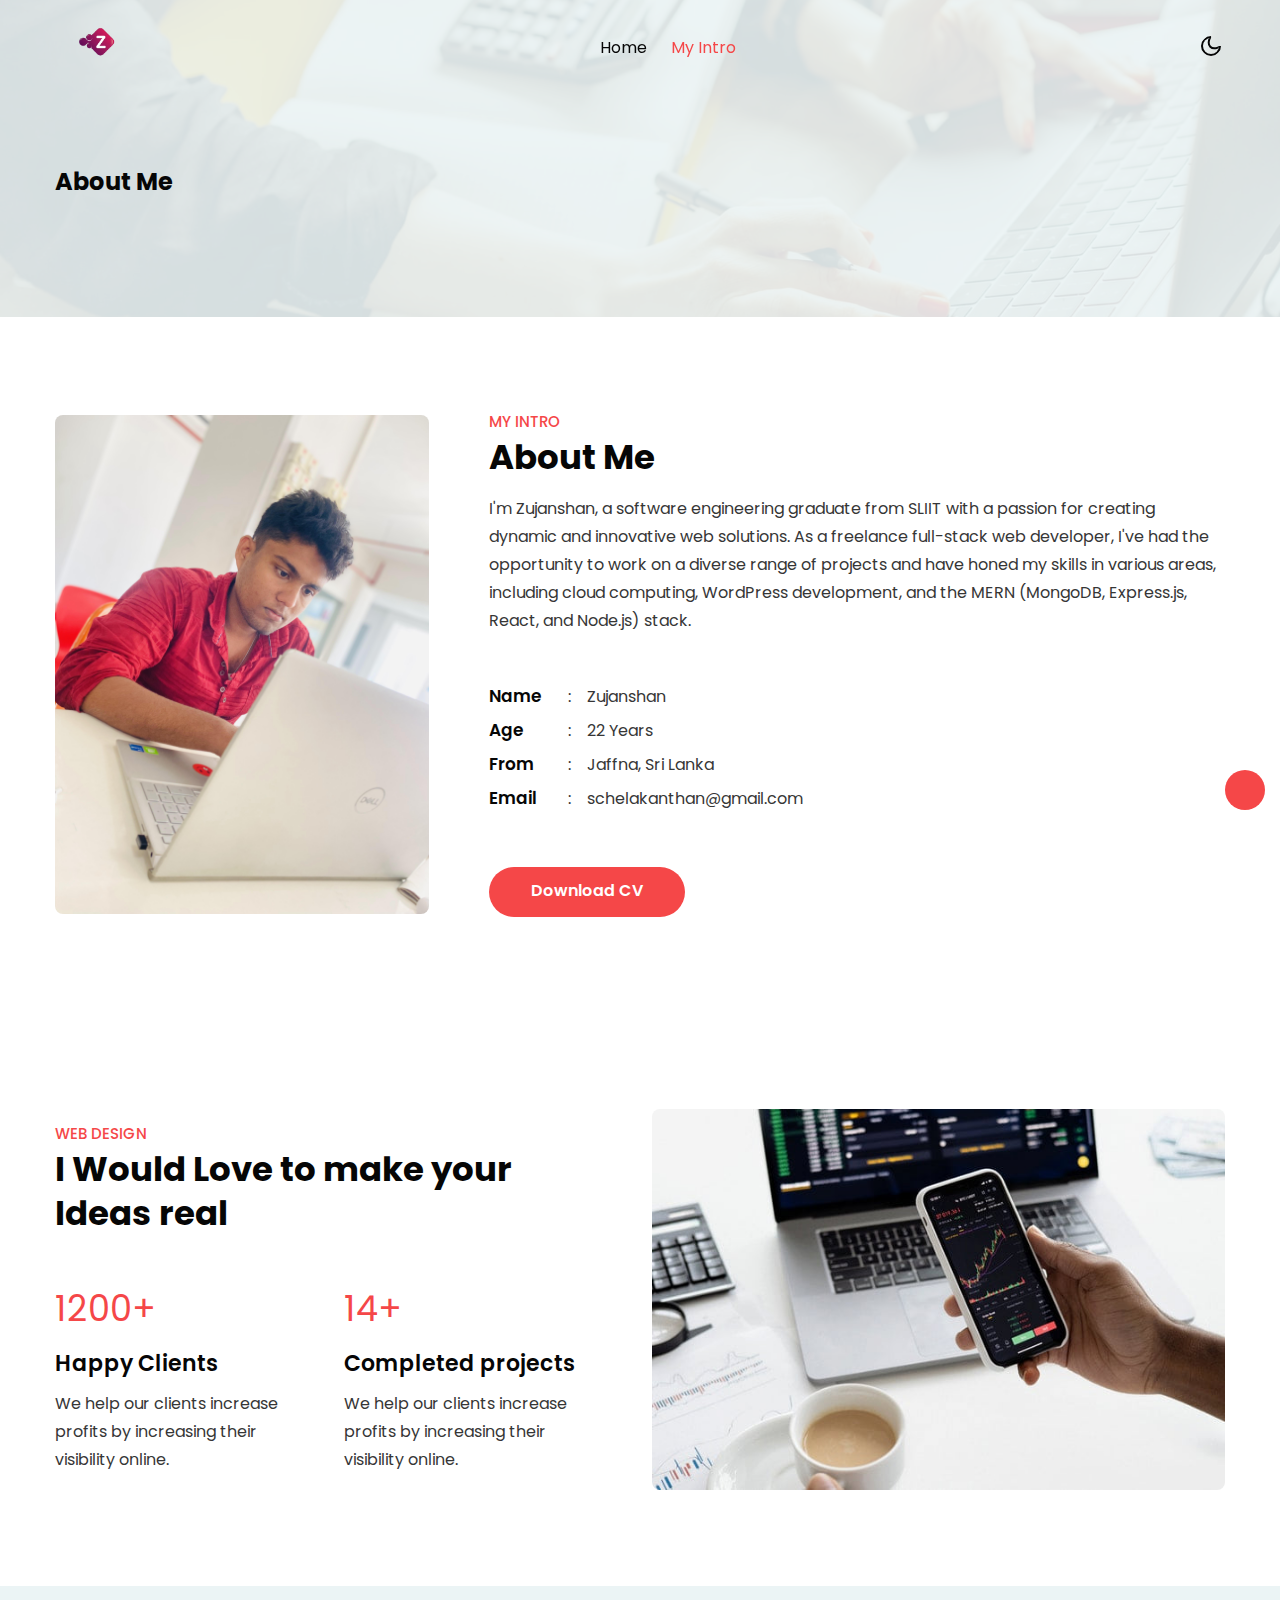
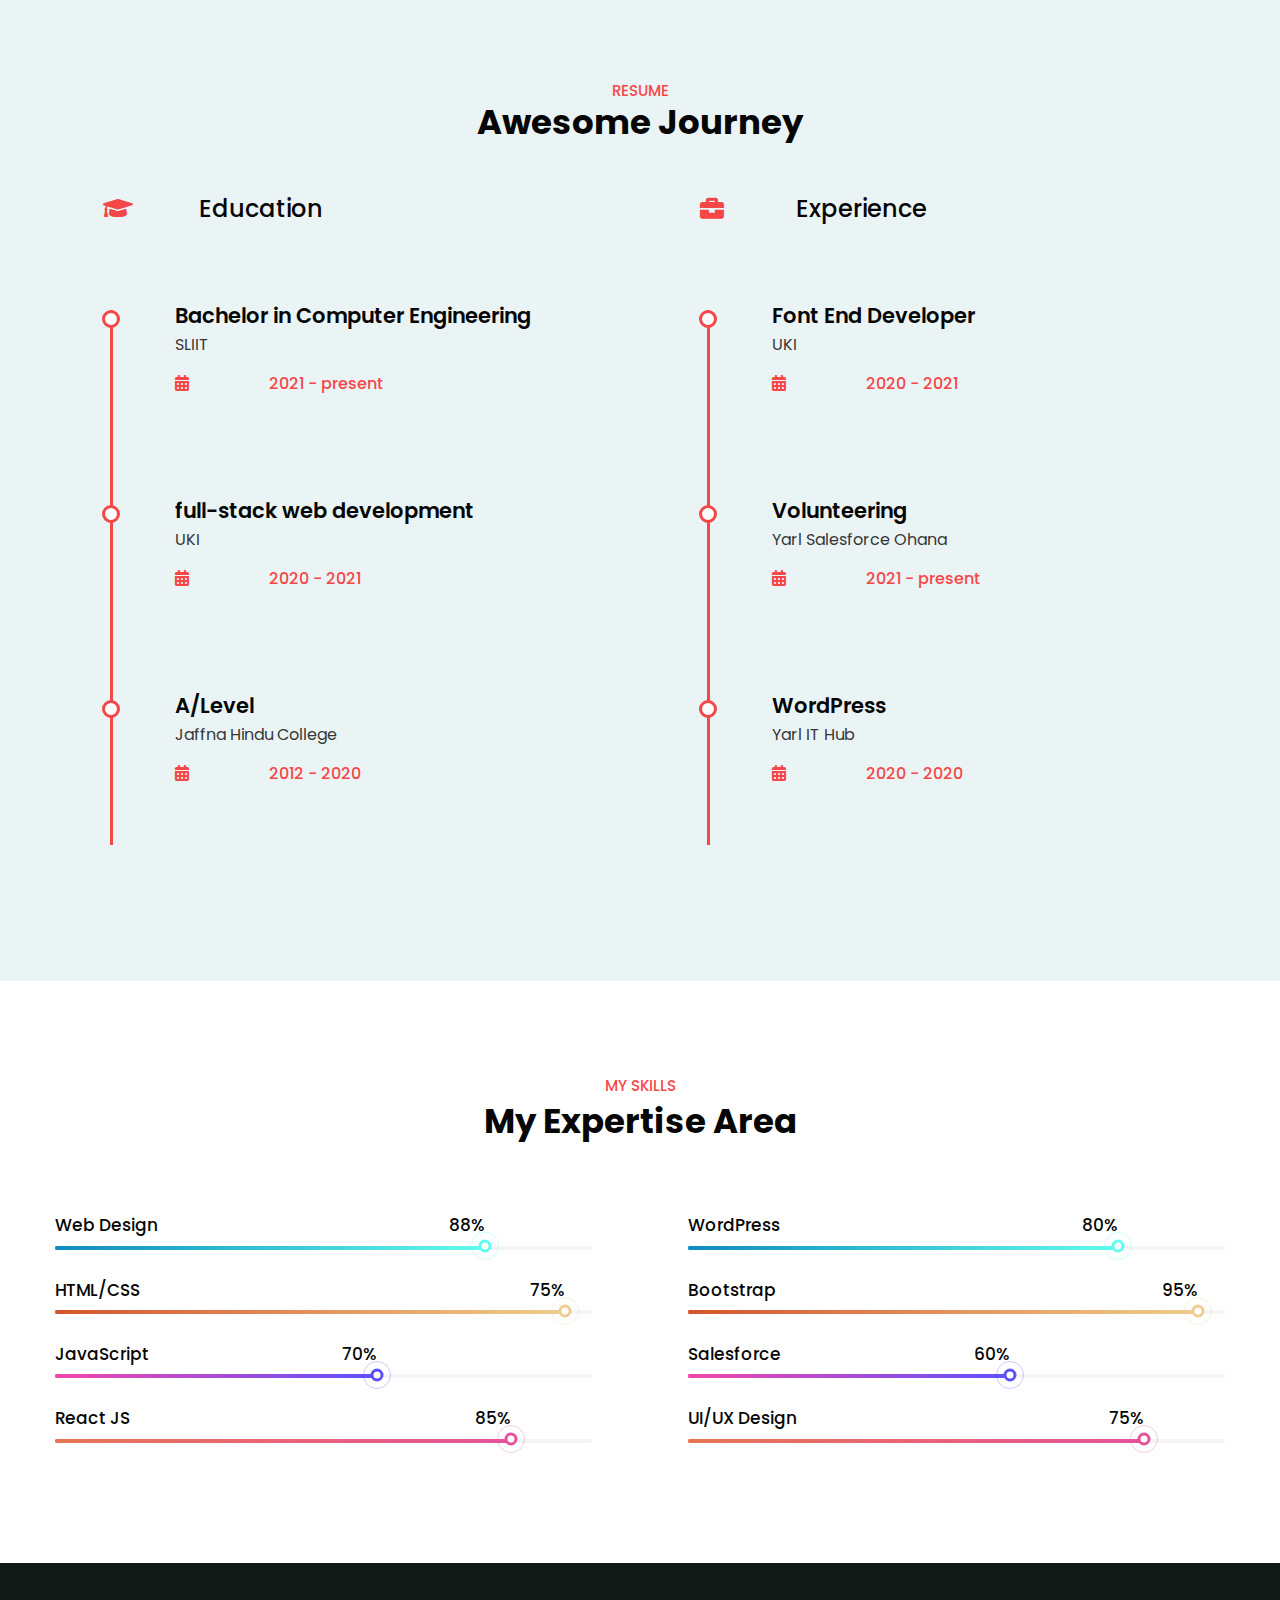
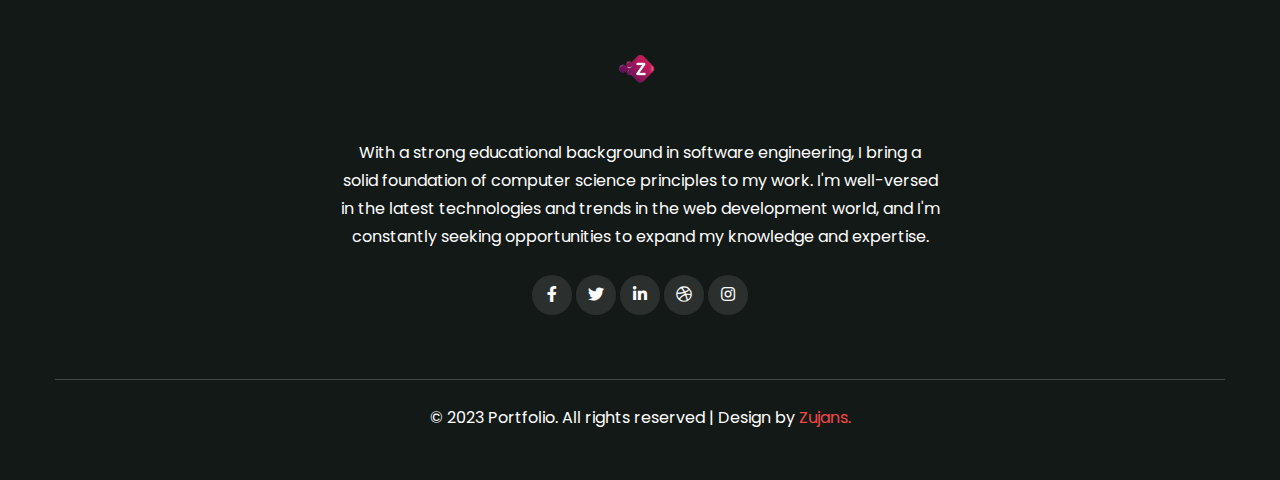
<file: about.html>
<!--
Author: W3layouts
Author URL: http://w3layouts.com
-->
<!doctype html>
<html lang="en">

<head>
    <!-- Required meta tags -->
    <meta charset="utf-8">
    <meta name="viewport" content="width=device-width, initial-scale=1">
    <title>About</title>
    <!-- google font -->
    <link href="//fonts.googleapis.com/css2?family=Poppins:wght@100;200;300;400;500;600;700;800;900&display=swap"
        rel="stylesheet">
    <!-- Template CSS Style link -->
    <link rel="stylesheet" href="assets/css/style-starter.css">
</head>

<body>
    <!-- header -->
    <header id="site-header" class="fixed-top">
        <div class="container">
            <nav class="navbar navbar-expand-lg navbar-light">
                <a  href="index.html">
                    <img src="assets/depositphotos_221545346-stock-illustration-dots-letter-logo-template.png" alt="" class="fas">
                </a>
                <button class="navbar-toggler collapsed" type="button" data-bs-toggle="collapse"
                    data-bs-target="#navbarScroll" aria-controls="navbarScroll" aria-expanded="false"
                    aria-label="Toggle navigation">
                    <span class="navbar-toggler-icon fa icon-expand fa-bars"></span>
                    <span class="navbar-toggler-icon fa icon-close fa-times"></span>
                </button>
                <div class="collapse navbar-collapse" id="navbarScroll">
                    <ul class="navbar-nav mx-auto my-2 my-lg-0 navbar-nav-scroll">
                        <li class="nav-item">
                            <a class="nav-link" aria-current="page" href="index.html">Home</a>
                        </li>
                        <li class="nav-item">
                            <a class="nav-link active" href="about.html">My Intro</a>
                        </li>
                        <!-- <li class="nav-item">
                            <a class="nav-link" href="services.html">Services</a>
                        </li> -->
                        <!-- <li class="nav-item">
                            <a class="nav-link" href="contact.html">Contact</a>
                        </li> -->
                    </ul>
                    <!-- <form action="#search" method="GET" class="d-flex search-header">
                        <input class="form-control" type="search" placeholder="Enter Keyword..." aria-label="Search"
                            required>
                        <button class="btn btn-style" type="submit">Search</button>
                    </form> -->
                </div>
                <!-- toggle switch for light and dark theme -->
                <div class="cont-ser-position">
                    <nav class="navigation">
                        <div class="theme-switch-wrapper">
                            <label class="theme-switch" for="checkbox">
                                <input type="checkbox" id="checkbox">
                                <div class="mode-container">
                                    <i class="gg-sun"></i>
                                    <i class="gg-moon"></i>
                                </div>
                            </label>
                        </div>
                    </nav>
                </div>
                <!-- //toggle switch for light and dark theme -->
            </nav>
        </div>
    </header>
    <!-- //header -->

    <!-- inner banner -->
    <section class="inner-banner py-5">
        <div class="w3l-breadcrumb py-lg-5">
            <div class="container pt-4 pb-sm-4">
                <h4 class="inner-text-title font-weight-bold pt-sm-5 pt-4">About Me</h4>
              
            </div>
        </div>
    </section>
    <!-- //inner banner -->

    <!-- about section -->
    <section class="w3l-aboutblock1 pt-lg-5 pt-2 pb-5" id="about">
        <div class="container py-md-5 py-4">
            <div class="row align-items-center">
                <div class="col-lg-4">
                    <div class="position-relative">
                        <img src="assets/images/2023_01_28_12_20_IMG_4983.JPG" alt="" class="radius-image img-fluid">
                    </div>
                </div>
                <div class="col-lg-8 ps-lg-5 mt-lg-0 mt-5">
                    <h5 class="title-small mb-1">My Intro</h5>
                    <h3 class="title-style">About Me</h3>
                    <p class="mt-3">I'm Zujanshan, a software engineering graduate from SLIIT with a passion for creating dynamic and innovative web solutions. As a freelance full-stack web developer, I've had the opportunity to work on a diverse range of projects and have honed my skills in various areas, including cloud computing, WordPress development, and the MERN (MongoDB, Express.js, React, and Node.js) stack.</p>
                    <div class="my-info mt-md-5 mt-4">
                        <ul class="single-info">
                            <li class="name-style">Name</li>
                            <li>:</li>
                            <li>
                                <p>Zujanshan</p>
                            </li>
                        </ul>
                        <ul class="single-info">
                            <li class="name-style">Age</li>
                            <li>:</li>
                            <li>
                                <p>22 Years</p>
                            </li>
                        </ul>
                        <ul class="single-info">
                            <li class="name-style">From</li>
                            <li>:</li>
                            <li>
                                <p>Jaffna, Sri Lanka</p>
                            </li>
                        </ul>
                        <ul class="single-info">
                            <li class="name-style">Email</li>
                            <li>:</li>
                            <li>
                                <p><a href="mailto:schelakanthan@gmail.com">schelakanthan@gmail.com</a></p>
                            </li>
                        </ul>
                    </div>
                    <a href="#" class="btn btn-style mt-5">Download CV</a>
                </div>
            </div>
        </div>
    </section>
    <!-- //about section -->


  

    <!-- about2 section -->
    <section class="w3l-about2 py-5">
        <div class="container py-lg-5 py-md-4 py-2">
            <div class="row align-items-center">
                <div class="col-lg-6 pe-lg-5">
                    <h5 class="title-small mb-1">Web Design</h5>
                    <h3 class="title-style">I Would Love to make your Ideas real</h3>
                    <div class="cwp23-text-cols mt-lg-5 mt-4">
                        <div class="column">
                            <span>1200+</span>
                            <h4>Happy Clients</h4>
                            <p>We help our clients increase profits by increasing their visibility online.</p>
                        </div>
                        <div class="column">
                            <span>14+</span>
                            <h4>Completed projects </h4>
                            <p>We help our clients increase profits by increasing their visibility online. </p>
                        </div>

                    </div>
                </div>
                <div class="col-lg-6 cwp23-text align-self mt-lg-0 mt-5">
                    <img src="assets/images/blog5.jpg" alt="" class="radius-image img-fluid">
                </div>
            </div>
        </div>
    </section>
    <!-- //about2 section -->

    
    <!-- qualification section -->
    <section class="w3l-timeline-1 py-5">
        <div class="container py-lg-5 py-4">
            <div class="title-heading-w3 text-center mb-sm-5 mb-4">
                <h5 class="title-small">Resume</h5>
                <h3 class="title-style">Awesome Journey</h3>
            </div>
            <div class="row">
                <div class="col-lg-6">
                    <h5 class="sub-title-timeline"><i class="fas fa-graduation-cap"></i> Education</h5>
                    <div class="timeline">
                        <div class="column">
                            <div class="title">
                                <h2>Bachelor in Computer Engineering</h2>
                            </div>
                            <div class="description">
                                <p>SLIIT</p>
                                <h6><i class="fas fa-calendar-alt"></i> 2021 - present</h6>
                            </div>
                        </div>
                        <div class="column">
                            <div class="title">
                                <h2>full-stack web development</h2>
                            </div>
                            <div class="description">
                                <p>UKI</p>
                                <h6><i class="fas fa-calendar-alt"></i> 2020 - 2021</h6>
                            </div>
                        </div>
                        <div class="column">
                            <div class="title">
                                <h2>A/Level</h2>
                            </div>
                            <div class="description">
                                <p>Jaffna Hindu College</p>
                                <h6><i class="fas fa-calendar-alt"></i> 2012 - 2020</h6>
                            </div>
                        </div>
                    </div>
                </div>

                <div class="col-lg-6 mt-lg-0 mt-4">
                    <h5 class="sub-title-timeline"><i class="fas fa-briefcase"></i> Experience</h5>
                    <div class="timeline">
                        <div class="column">
                            <div class="title">
                                <h2> Font End Developer</h2>
                            </div>
                            <div class="description">
                                <p>UKI</p>
                                <h6><i class="fas fa-calendar-alt"></i> 2020 - 2021</h6>
                            </div>
                        </div>
                        <div class="column">
                            <div class="title">
                                <h2>Volunteering</h2>
                            </div>
                            <div class="description">
                                <p>Yarl Salesforce Ohana</p>
                                <h6><i class="fas fa-calendar-alt"></i> 2021 - present</h6>
                            </div>
                        </div>
                        <div class="column">
                            <div class="title">
                                <h2>WordPress</h2>
                            </div>
                            <div class="description">
                                <p>Yarl IT Hub
                                </p>
                                <h6><i class="fas fa-calendar-alt"></i> 2020 - 2020</h6>
                            </div>
                        </div>
                    </div>
                </div>
            </div>
        </div>
    </section>
    <!-- //qualification section -->

    <!-- skills section -->
    <section class="w3l-progress py-5" id="progress">
        <div class="container py-md-5 py-4">
            <div class="title-heading-w3 text-center mb-sm-5 mb-4">
                <h5 class="title-small mb-1">My Skills</h5>
                <h3 class="title-style">My Expertise Area</h3>
            </div>
            <div class="row py-lg-4">
                <div class="col-lg-6 pe-lg-5">
                    <div class="progress-info info1">
                        <h6 class="progress-tittle">Web Design <span class="">88%</span></h6>
                        <div class="progress">
                            <div class="progress-bar progress-bar-striped gradient-1" role="progressbar"
                                style="width: 80%" aria-valuenow="90" aria-valuemin="0" aria-valuemax="100">
                            </div>
                        </div>
                    </div>
                    <div class="progress-info info2">
                        <h6 class="progress-tittle">HTML/CSS <span class="">75%</span>
                        </h6>
                        <div class="progress">
                            <div class="progress-bar progress-bar-striped gradient-2" role="progressbar"
                                style="width: 95%" aria-valuenow="95" aria-valuemin="0" aria-valuemax="100">
                            </div>
                        </div>
                    </div>
                    <div class="progress-info info3">
                        <h6 class="progress-tittle">JavaScript <span class="">70%</span></h6>
                        <div class="progress">
                            <div class="progress-bar progress-bar-striped gradient-3" role="progressbar"
                                style="width: 60%" aria-valuenow="95" aria-valuemin="0" aria-valuemax="100">
                            </div>
                        </div>
                    </div>
                    <div class="progress-info info4 mb-0">
                        <h6 class="progress-tittle">React JS <span class="">85%</span></h6>
                        <div class="progress">
                            <div class="progress-bar progress-bar-striped gradient-4" role="progressbar"
                                style="width: 85%" aria-valuenow="95" aria-valuemin="0" aria-valuemax="100">
                            </div>
                        </div>
                    </div>
                </div>
                <div class="col-lg-6 ps-lg-5 mt-lg-0 mt-5">
                    <div class="progress-info info1">
                        <h6 class="progress-tittle">WordPress<span class="">80%</span></h6>
                        <div class="progress">
                            <div class="progress-bar progress-bar-striped gradient-1" role="progressbar"
                                style="width: 80%" aria-valuenow="90" aria-valuemin="0" aria-valuemax="100">
                            </div>
                        </div>
                    </div>
                    <div class="progress-info info2">
                        <h6 class="progress-tittle">Bootstrap <span class="">95%</span>
                        </h6>
                        <div class="progress">
                            <div class="progress-bar progress-bar-striped gradient-2" role="progressbar"
                                style="width: 95%" aria-valuenow="95" aria-valuemin="0" aria-valuemax="100">
                            </div>
                        </div>
                    </div>
                    <div class="progress-info info3">
                        <h6 class="progress-tittle">Salesforce <span class="">60%</span></h6>
                        <div class="progress">
                            <div class="progress-bar progress-bar-striped gradient-3" role="progressbar"
                                style="width: 60%" aria-valuenow="95" aria-valuemin="0" aria-valuemax="100">
                            </div>
                        </div>
                    </div>
                    <div class="progress-info info4 mb-0">
                        <h6 class="progress-tittle">UI/UX Design <span class="">75%</span></h6>
                        <div class="progress">
                            <div class="progress-bar progress-bar-striped gradient-4" role="progressbar"
                                style="width: 85%" aria-valuenow="95" aria-valuemin="0" aria-valuemax="100">
                            </div>
                        </div>
                    </div>
                </div>
            </div>
        </div>
    </section>

    <!-- footer -->
    <footer class="footer-w3ls text-center py-5">
        <div class="container pt-4">
            <div class="mx-auto" style="max-width:600px;">
                <a href="index.html" class="footer-logo py-1">
                    <img src="assets/depositphotos_221545346-stock-illustration-dots-letter-logo-template.png" alt="" class="fas">
                </a>
                <p class="mt-4 text-white">With a strong educational background in software engineering, I bring a solid foundation of computer science principles to my work. I'm well-versed in the latest technologies and trends in the web development world, and I'm constantly seeking opportunities to expand my knowledge and expertise.</p>
                <div class="social-icons-main mt-4 pb-3">
                    <ul class="social-icons3">
                        <li>
                            <a href="#facebook">
                                <i class="fab fa-facebook-f"></i>
                            </a>
                        </li>
                        <li>
                            <a href="#twitter">
                                <i class="fab fa-twitter"></i>
                            </a>
                        </li>
                        <li>
                            <a href="#linkedinin">
                                <i class="fab fa-linkedin-in"></i>
                            </a>
                        </li>
                        <li>
                            <a href="#dribbble">
                                <i class="fab fa-dribbble"></i>
                            </a>
                        </li>
                        <li>
                            <a href="#instagram">
                                <i class="fab fa-instagram"></i>
                            </a>
                        </li>
                    </ul>
                </div>
            </div>
            <!-- copyright -->
            <p class="copy-right-w3 text-white mt-5 pt-4">© 2023 Portfolio. All rights reserved | Design by
                <a href="#" target="_blank">Zujans.</a>
            </p>
        </div>
    </footer>
    <!-- //footer -->

    <!-- Js scripts -->
    <!-- move top -->
    <button onclick="topFunction()" id="movetop" title="Go to top">
        <span class="fas fa-level-up-alt" aria-hidden="true"></span>
    </button>
    <script>
        // When the user scrolls down 20px from the top of the document, show the button
        window.onscroll = function () {
            scrollFunction()
        };

        function scrollFunction() {
            if (document.body.scrollTop > 20 || document.documentElement.scrollTop > 20) {
                document.getElementById("movetop").style.display = "block";
            } else {
                document.getElementById("movetop").style.display = "none";
            }
        }

        // When the user clicks on the button, scroll to the top of the document
        function topFunction() {
            document.body.scrollTop = 0;
            document.documentElement.scrollTop = 0;
        }
    </script>
    <!-- //move top -->

    <!-- common jquery plugin -->
    <script src="assets/js/jquery-3.3.1.min.js"></script>
    <!-- //common jquery plugin -->

    <!-- theme switch js (light and dark)-->
    <script src="assets/js/theme-change.js"></script>
    <!-- //theme switch js (light and dark)-->

    <!-- MENU-JS -->
    <script>
        $(window).on("scroll", function () {
            var scroll = $(window).scrollTop();

            if (scroll >= 80) {
                $("#site-header").addClass("nav-fixed");
            } else {
                $("#site-header").removeClass("nav-fixed");
            }
        });

        //Main navigation Active Class Add Remove
        $(".navbar-toggler").on("click", function () {
            $("header").toggleClass("active");
        });
        $(document).on("ready", function () {
            if ($(window).width() > 991) {
                $("header").removeClass("active");
            }
            $(window).on("resize", function () {
                if ($(window).width() > 991) {
                    $("header").removeClass("active");
                }
            });
        });
    </script>
    <!-- //MENU-JS -->

    <!-- disable body scroll which navbar is in active -->
    <script>
        $(function () {
            $('.navbar-toggler').click(function () {
                $('body').toggleClass('noscroll');
            })
        });
    </script>
    <!-- //disable body scroll which navbar is in active -->

    <!-- bootstrap -->
    <script src="assets/js/bootstrap.min.js"></script>
    <!-- //bootstrap -->
    <!-- //Js scripts -->
</body>

</html>
</file>
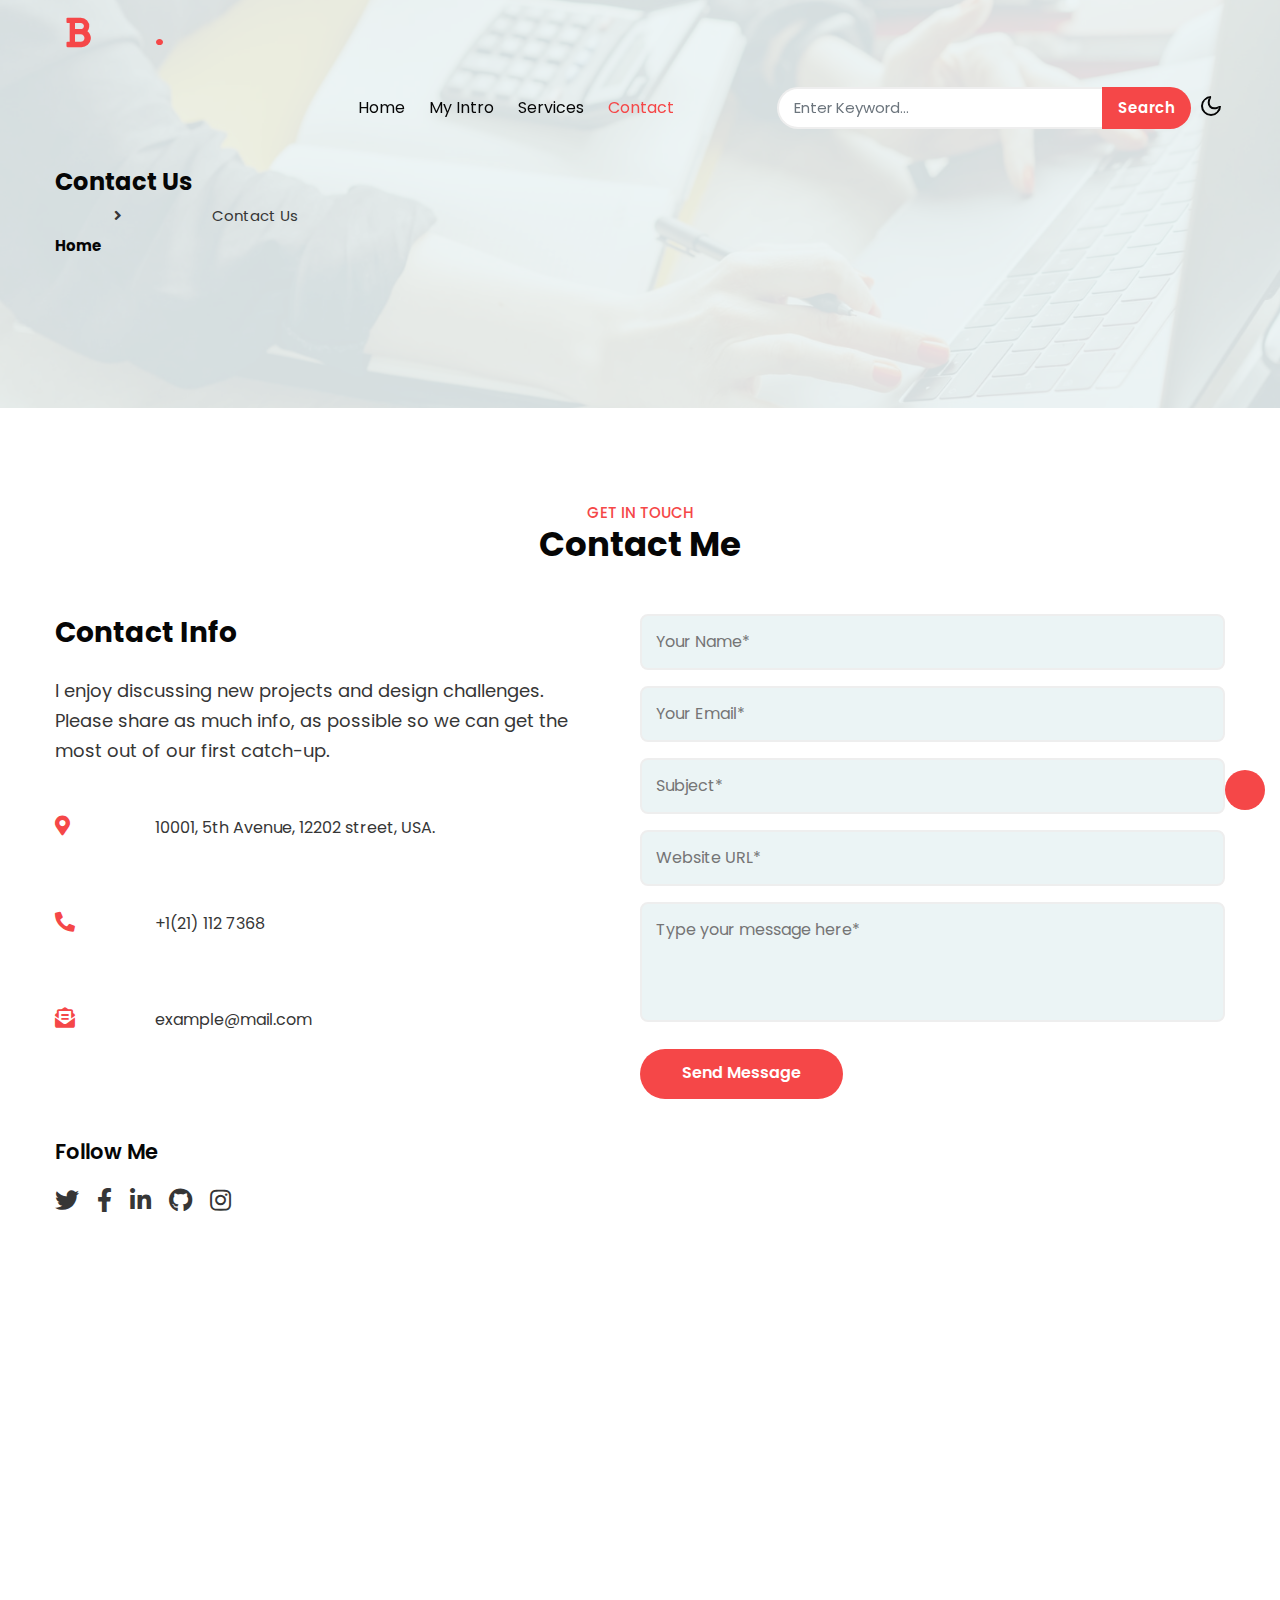
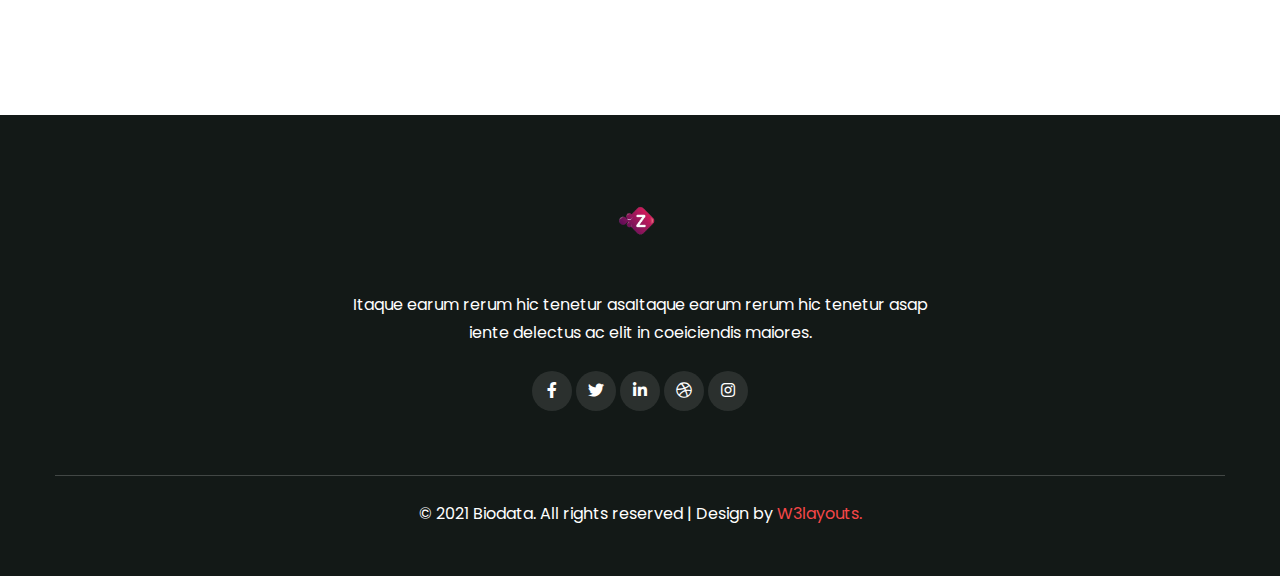
<file: contact.html>
<!--
Author: W3layouts
Author URL: http://w3layouts.com
-->
<!doctype html>
<html lang="en">

<head>
    <!-- Required meta tags -->
    <meta charset="utf-8">
    <meta name="viewport" content="width=device-width, initial-scale=1">
    <title>Biodata - Personal Category Bootstrap Responsive Web Template - Contact : W3Layouts</title>
    <!-- google font -->
    <link href="//fonts.googleapis.com/css2?family=Poppins:wght@100;200;300;400;500;600;700;800;900&display=swap"
        rel="stylesheet">
    <!-- Template CSS Style link -->
    <link rel="stylesheet" href="assets/css/style-starter.css">
</head>

<body>
    <!-- header -->
    <header id="site-header" class="fixed-top">
        <div class="container">
            <nav class="navbar navbar-expand-lg navbar-light">
                <a class="navbar-brand" href="index.html">
                    <i class="fas fa-bold"></i>.
                </a>
                <button class="navbar-toggler collapsed" type="button" data-bs-toggle="collapse"
                    data-bs-target="#navbarScroll" aria-controls="navbarScroll" aria-expanded="false"
                    aria-label="Toggle navigation">
                    <span class="navbar-toggler-icon fa icon-expand fa-bars"></span>
                    <span class="navbar-toggler-icon fa icon-close fa-times"></span>
                </button>
                <div class="collapse navbar-collapse" id="navbarScroll">
                    <ul class="navbar-nav mx-auto my-2 my-lg-0 navbar-nav-scroll">
                        <li class="nav-item">
                            <a class="nav-link" aria-current="page" href="index.html">Home</a>
                        </li>
                        <li class="nav-item">
                            <a class="nav-link" href="about.html">My Intro</a>
                        </li>
                        <li class="nav-item">
                            <a class="nav-link" href="services.html">Services</a>
                        </li>
                        <li class="nav-item">
                            <a class="nav-link active" href="contact.html">Contact</a>
                        </li>
                    </ul>
                    <form action="#search" method="GET" class="d-flex search-header">
                        <input class="form-control" type="search" placeholder="Enter Keyword..." aria-label="Search"
                            required>
                        <button class="btn btn-style" type="submit">Search</button>
                    </form>
                </div>
                <!-- toggle switch for light and dark theme -->
                <div class="cont-ser-position">
                    <nav class="navigation">
                        <div class="theme-switch-wrapper">
                            <label class="theme-switch" for="checkbox">
                                <input type="checkbox" id="checkbox">
                                <div class="mode-container">
                                    <i class="gg-sun"></i>
                                    <i class="gg-moon"></i>
                                </div>
                            </label>
                        </div>
                    </nav>
                </div>
                <!-- //toggle switch for light and dark theme -->
            </nav>
        </div>
    </header>
    <!-- //header -->

    <!-- inner banner -->
    <section class="inner-banner py-5">
        <div class="w3l-breadcrumb py-lg-5">
            <div class="container pt-4 pb-sm-4">
                <h4 class="inner-text-title pt-sm-5 pt-4">Contact Us</h4>
                <ul class="breadcrumbs-custom-path mt-2">
                    <li><a href="index.html">Home</a></li>
                    <li class="active"><i class="fas fa-angle-right mx-2"></i>Contact Us</li>
                </ul>
            </div>
        </div>
    </section>
    <!-- //inner banner -->

    <!-- contact -->
    <section class="w3l-contact py-5" id="contact">
        <div class="container py-lg-5 py-4">
            <div class="title-heading-w3 text-center mb-sm-5 mb-4">
                <h5 class="title-small">Get In Touch</h5>
                <h3 class="title-style">Contact Me</h3>
            </div>
            <div class="row contact-block">
                <div class="col-md-6 contact-left pe-lg-5">
                    <h3 class="mb-sm-4 mb-3">Contact Info</h3>
                    <p class="cont-para mb-sm-5 mb-4">I enjoy discussing new projects and design challenges. Please
                        share as
                        much info, as possible so
                        we can get the most out of our first catch-up.</p>
                    <div class="cont-details">
                        <p><i class="fas fa-map-marker-alt"></i>10001, 5th Avenue, 12202 street, USA.</p>
                        <p><i class="fas fa-phone-alt"></i><a href="tel:+1(21) 234 4567">+1(21) 112 7368</a></p>
                        <p><i class="fas fa-envelope-open-text"></i><a href="mailto:example@mail.com"
                                class="mail">example@mail.com</a></p>
                    </div>
                    <h4 class="mb-3 mt-5">Follow Me</h4>
                    <ul class="social-icons-contact">
                        <li>
                            <a href="#twitter">
                                <i class="fab fa-twitter"></i>
                            </a>
                        </li>
                        <li>
                            <a href="#facebook">
                                <i class="fab fa-facebook-f"></i>
                            </a>
                        </li>
                        <li>
                            <a href="#linkedinin">
                                <i class="fab fa-linkedin-in"></i>
                            </a>
                        </li>
                        <li>
                            <a href="#github">
                                <i class="fab fa-github"></i>
                            </a>
                        </li>
                        <li>
                            <a href="#instagram">
                                <i class="fab fa-instagram"></i>
                            </a>
                        </li>
                    </ul>
                </div>
                <div class="col-md-6 contact-right mt-md-0 mt-5 ps-lg-0">
                    <form action="https://sendmail.w3layouts.com/submitForm" method="post" class="signin-form">
                        <div class="input-grids">
                            <input type="text" name="w3lName" id="w3lName" placeholder="Your Name*"
                                class="contact-input" required="" />
                            <input type="email" name="w3lSender" id="w3lSender" placeholder="Your Email*"
                                class="contact-input" required="" />
                            <input type="text" name="w3lSubect" id="w3lSubect" placeholder="Subject*"
                                class="contact-input" required="" />
                            <input type="text" name="w3lWebsite" id="w3lWebsite" placeholder="Website URL*"
                                class="contact-input" required="" />
                        </div>
                        <div class="form-input">
                            <textarea name="w3lMessage" id="w3lMessage" placeholder="Type your message here*"
                                required=""></textarea>
                        </div>
                        <button class="btn btn-style">Send Message</button>
                    </form>
                </div>
            </div>
        </div>
    </section>
    <!-- map -->
    <div class="map-iframe">
        <iframe
            src="https://www.google.com/maps/embed?pb=!1m18!1m12!1m3!1d317718.69319292053!2d-0.3817765050863085!3d51.528307984912544!2m3!1f0!2f0!3f0!3m2!1i1024!2i768!4f13.1!3m3!1m2!1s0x47d8a00baf21de75%3A0x52963a5addd52a99!2sLondon%2C+UK!5e0!3m2!1sen!2spl!4v1562654563739!5m2!1sen!2spl"
            width="100%" height="400" frameborder="0" style="border: 0px;" allowfullscreen=""></iframe>
    </div>
    <!-- //contact -->

    <!-- footer -->
    <footer class="footer-w3ls text-center py-5">
        <div class="container pt-4">
            <div class="mx-auto" style="max-width:600px;">
                <a href="index.html" class="footer-logo py-1">
                    <img src="assets/depositphotos_221545346-stock-illustration-dots-letter-logo-template.png" alt="" class="fas">
                </a>
                <p class="mt-4 text-white">Itaque earum rerum hic tenetur asaItaque
                    earum rerum hic tenetur asap iente delectus ac elit in
                    coeiciendis maiores.</p>
                <div class="social-icons-main mt-4 pb-3">
                    <ul class="social-icons3">
                        <li>
                            <a href="#facebook">
                                <i class="fab fa-facebook-f"></i>
                            </a>
                        </li>
                        <li>
                            <a href="#twitter">
                                <i class="fab fa-twitter"></i>
                            </a>
                        </li>
                        <li>
                            <a href="#linkedinin">
                                <i class="fab fa-linkedin-in"></i>
                            </a>
                        </li>
                        <li>
                            <a href="#dribbble">
                                <i class="fab fa-dribbble"></i>
                            </a>
                        </li>
                        <li>
                            <a href="#instagram">
                                <i class="fab fa-instagram"></i>
                            </a>
                        </li>
                    </ul>
                </div>
            </div>
            <!-- copyright -->
            <p class="copy-right-w3 text-white mt-5 pt-4">© 2021 Biodata. All rights reserved | Design by
                <a href="http://w3layouts.com" target="_blank"> W3layouts.</a>
            </p>
        </div>
    </footer>
    <!-- //footer -->

    <!-- Js scripts -->
    <!-- move top -->
    <button onclick="topFunction()" id="movetop" title="Go to top">
        <span class="fas fa-level-up-alt" aria-hidden="true"></span>
    </button>
    <script>
        // When the user scrolls down 20px from the top of the document, show the button
        window.onscroll = function () {
            scrollFunction()
        };

        function scrollFunction() {
            if (document.body.scrollTop > 20 || document.documentElement.scrollTop > 20) {
                document.getElementById("movetop").style.display = "block";
            } else {
                document.getElementById("movetop").style.display = "none";
            }
        }

        // When the user clicks on the button, scroll to the top of the document
        function topFunction() {
            document.body.scrollTop = 0;
            document.documentElement.scrollTop = 0;
        }
    </script>
    <!-- //move top -->

    <!-- common jquery plugin -->
    <script src="assets/js/jquery-3.3.1.min.js"></script>
    <!-- //common jquery plugin -->

    <!-- theme switch js (light and dark)-->
    <script src="assets/js/theme-change.js"></script>
    <!-- //theme switch js (light and dark)-->

    <!-- MENU-JS -->
    <script>
        $(window).on("scroll", function () {
            var scroll = $(window).scrollTop();

            if (scroll >= 80) {
                $("#site-header").addClass("nav-fixed");
            } else {
                $("#site-header").removeClass("nav-fixed");
            }
        });

        //Main navigation Active Class Add Remove
        $(".navbar-toggler").on("click", function () {
            $("header").toggleClass("active");
        });
        $(document).on("ready", function () {
            if ($(window).width() > 991) {
                $("header").removeClass("active");
            }
            $(window).on("resize", function () {
                if ($(window).width() > 991) {
                    $("header").removeClass("active");
                }
            });
        });
    </script>
    <!-- //MENU-JS -->

    <!-- disable body scroll which navbar is in active -->
    <script>
        $(function () {
            $('.navbar-toggler').click(function () {
                $('body').toggleClass('noscroll');
            })
        });
    </script>
    <!-- //disable body scroll which navbar is in active -->

    <!-- bootstrap -->
    <script src="assets/js/bootstrap.min.js"></script>
    <!-- //bootstrap -->
    <!-- //Js scripts -->
</body>

</html>
</file>
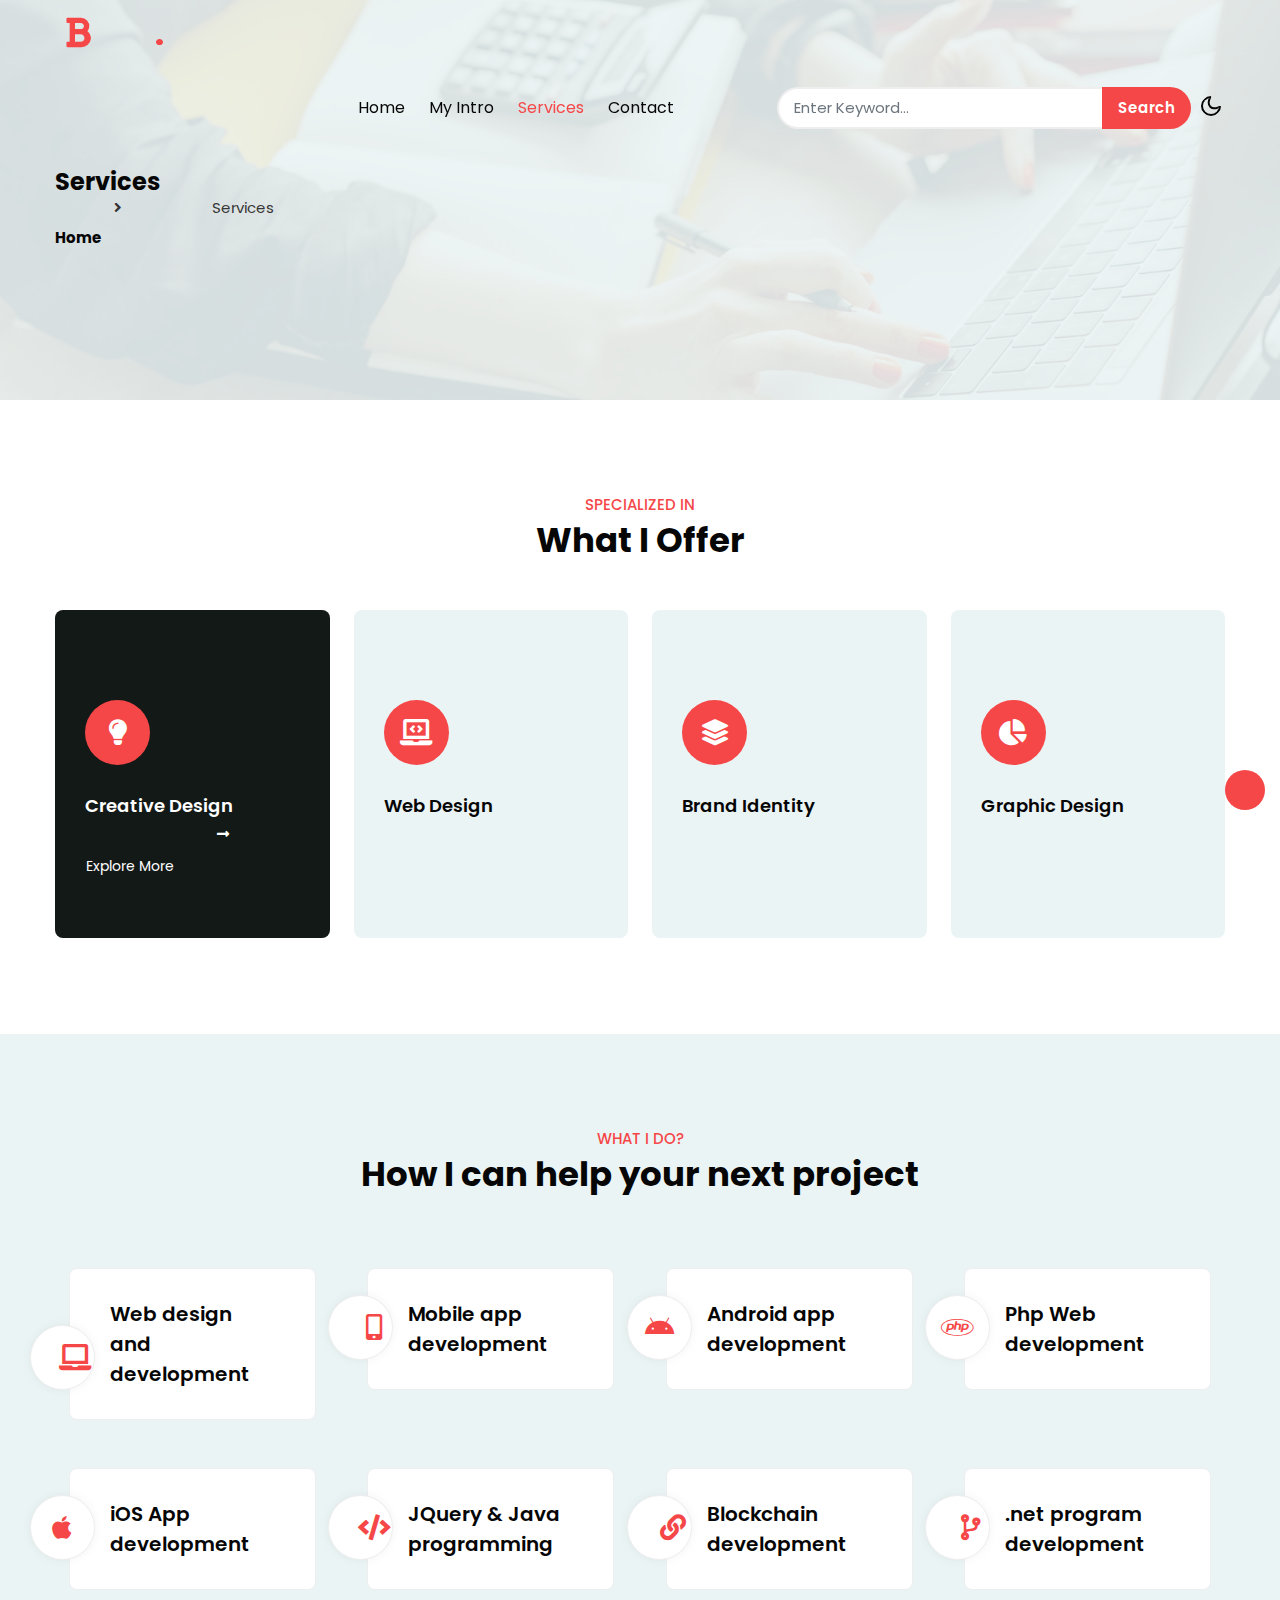
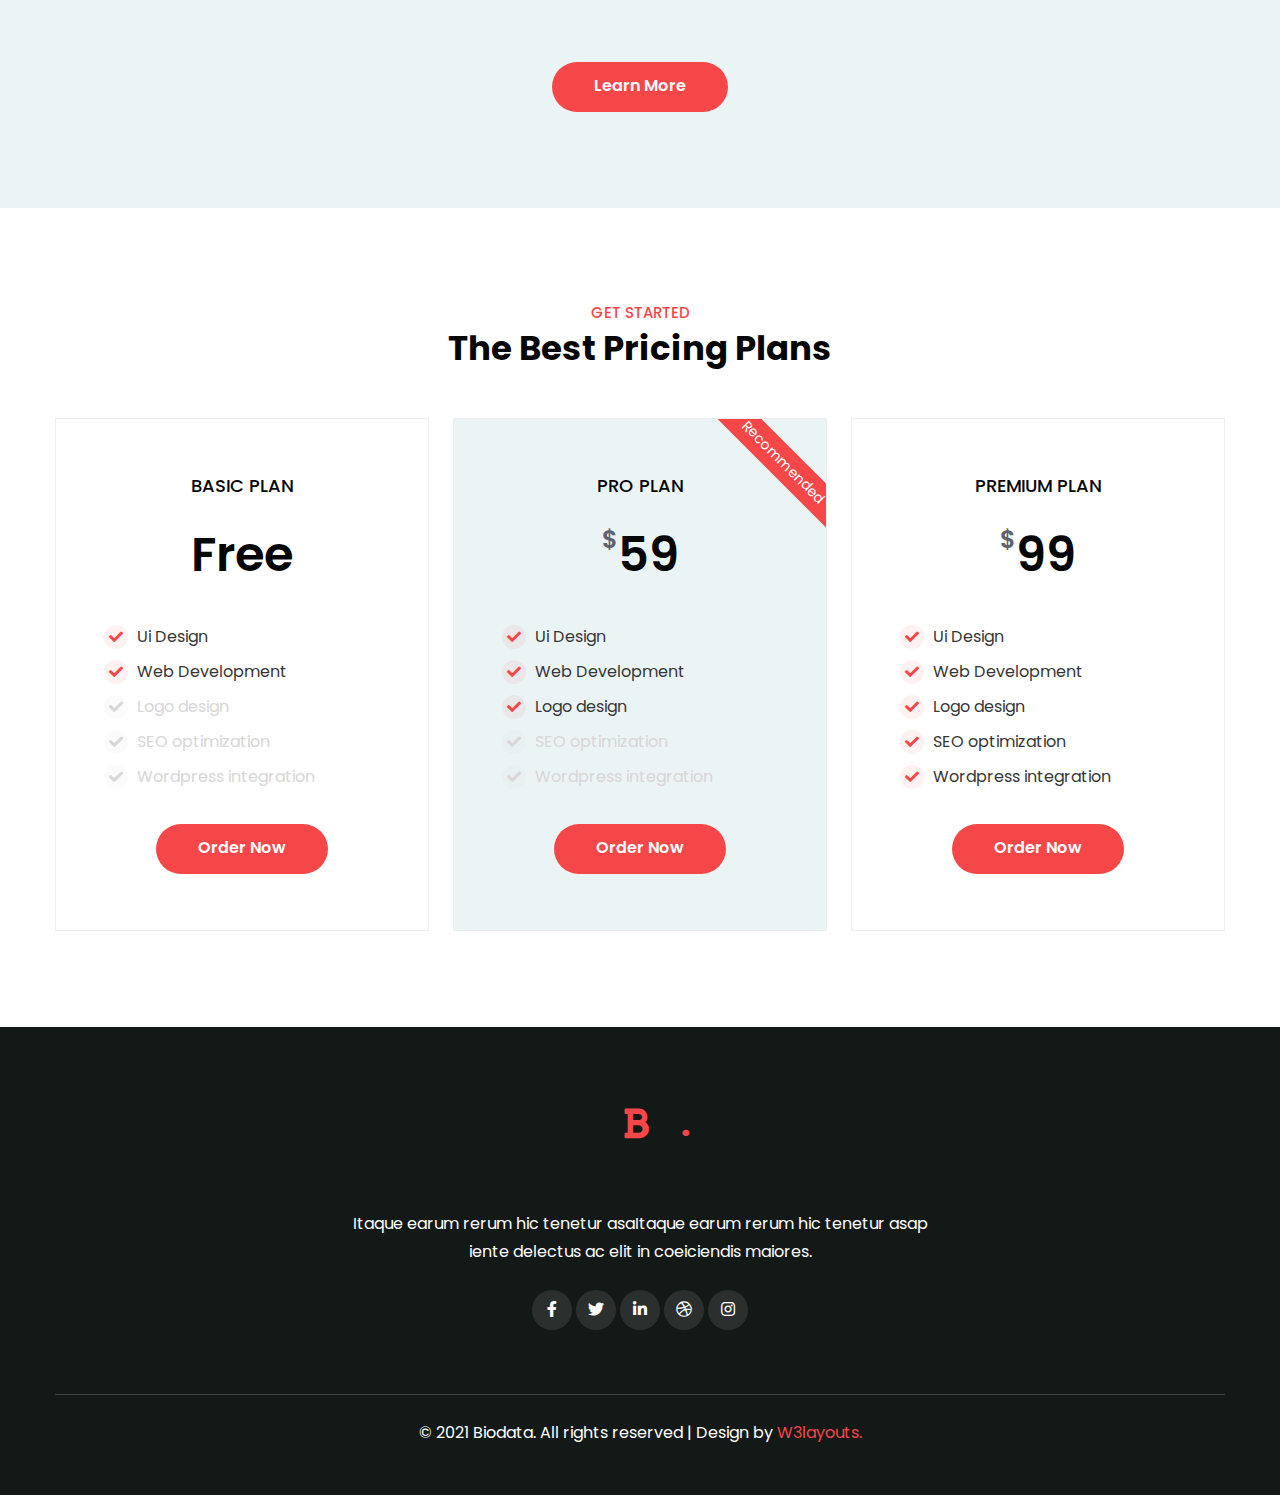
<file: services.html>
<!--
Author: W3layouts
Author URL: http://w3layouts.com
-->
<!doctype html>
<html lang="en">

<head>
    <!-- Required meta tags -->
    <meta charset="utf-8">
    <meta name="viewport" content="width=device-width, initial-scale=1">
    <title>Biodata - Personal Category Bootstrap Responsive Web Template - Services : W3Layouts</title>
    <!-- google font -->
    <link href="//fonts.googleapis.com/css2?family=Poppins:wght@100;200;300;400;500;600;700;800;900&display=swap"
        rel="stylesheet">
    <!-- Template CSS Style link -->
    <link rel="stylesheet" href="assets/css/style-starter.css">
</head>

<body>
    <!-- header -->
    <header id="site-header" class="fixed-top">
        <div class="container">
            <nav class="navbar navbar-expand-lg navbar-light">
                <a class="navbar-brand" href="index.html">
                    <i class="fas fa-bold"></i>.
                </a>
                <button class="navbar-toggler collapsed" type="button" data-bs-toggle="collapse"
                    data-bs-target="#navbarScroll" aria-controls="navbarScroll" aria-expanded="false"
                    aria-label="Toggle navigation">
                    <span class="navbar-toggler-icon fa icon-expand fa-bars"></span>
                    <span class="navbar-toggler-icon fa icon-close fa-times"></span>
                </button>
                <div class="collapse navbar-collapse" id="navbarScroll">
                    <ul class="navbar-nav mx-auto my-2 my-lg-0 navbar-nav-scroll">
                        <li class="nav-item">
                            <a class="nav-link" aria-current="page" href="index.html">Home</a>
                        </li>
                        <li class="nav-item">
                            <a class="nav-link" href="about.html">My Intro</a>
                        </li>
                        <li class="nav-item">
                            <a class="nav-link active" href="services.html">Services</a>
                        </li>
                        <li class="nav-item">
                            <a class="nav-link" href="contact.html">Contact</a>
                        </li>
                    </ul>
                    <form action="#search" method="GET" class="d-flex search-header">
                        <input class="form-control" type="search" placeholder="Enter Keyword..." aria-label="Search"
                            required>
                        <button class="btn btn-style" type="submit">Search</button>
                    </form>
                </div>
                <!-- toggle switch for light and dark theme -->
                <div class="cont-ser-position">
                    <nav class="navigation">
                        <div class="theme-switch-wrapper">
                            <label class="theme-switch" for="checkbox">
                                <input type="checkbox" id="checkbox">
                                <div class="mode-container">
                                    <i class="gg-sun"></i>
                                    <i class="gg-moon"></i>
                                </div>
                            </label>
                        </div>
                    </nav>
                </div>
                <!-- //toggle switch for light and dark theme -->
            </nav>
        </div>
    </header>
    <!-- //header -->

    <!-- inner banner -->
    <section class="inner-banner py-5">
        <div class="w3l-breadcrumb py-lg-5">
            <div class="container pt-4 pb-sm-4">
                <h4 class="inner-text-title font-weight-bold pt-sm-5 pt-4">Services</h4>
                <ul class="breadcrumbs-custom-path">
                    <li><a href="index.html">Home</a></li>
                    <li class="active"><i class="fas fa-angle-right mx-2"></i>Services</li>
                </ul>
            </div>
        </div>
    </section>
    <!-- //inner banner -->

    <!-- grids section -->
    <section class="w3l-bottom-grids-6 py-5" id="features">
        <div class="container py-md-5 py-4">
            <div class="title-heading-w3 text-center mb-sm-5 mb-4">
                <h5 class="title-small mb-1">specialized In</h5>
                <h3 class="title-style">What I Offer</h3>
            </div>
            <div class="row">
                <div class="col-lg-3 col-md-6 grids-feature">
                    <div class="area-box active">
                        <div class="icon-style">
                            <i class="fas fa-lightbulb"></i>
                        </div>
                        <h4><a href="#feature" class="title-head">Creative Design</a></h4>
                        <a href="about.html" class="btn more p-0">Explore More<i
                                class="fas fa-long-arrow-alt-right ms-1"></i></a>
                    </div>
                </div>
                <div class="col-lg-3 col-md-6 grids-feature mt-md-0 mt-4">
                    <div class="area-box">
                        <div class="icon-style">
                            <i class="fas fa-laptop-code"></i>
                        </div>
                        <h4><a href="#feature" class="title-head">Web Design</a></h4>
                        <a href="about.html" class="btn more p-0">Explore More<i
                                class="fas fa-long-arrow-alt-right ms-1"></i></a>
                    </div>
                </div>
                <div class="col-lg-3 col-md-6 grids-feature mt-lg-0 mt-4">
                    <div class="area-box">
                        <div class="icon-style">
                            <i class="fas fa-layer-group"></i>
                        </div>
                        <h4><a href="#feature" class="title-head">Brand Identity</a></h4>
                        <a href="about.html" class="btn more p-0">Explore More<i
                                class="fas fa-long-arrow-alt-right ms-1"></i></a>
                    </div>
                </div>
                <div class="col-lg-3 col-md-6 grids-feature mt-lg-0 mt-4">
                    <div class="area-box">
                        <div class="icon-style">
                            <i class="fas fa-chart-pie"></i>
                        </div>
                        <h4><a href="#feature" class="title-head">Graphic Design</a></h4>
                        <a href="about.html" class="btn more p-0">Explore More<i
                                class="fas fa-long-arrow-alt-right ms-1"></i></a>
                    </div>
                </div>
            </div>
        </div>
    </section>
    <!-- //grids section -->

    <!-- service section -->
    <section class="w3l-servicesblock1 py-5" id="services">
        <div class="container py-md-5 py-4">
            <div class="title-heading-w3 text-center mb-sm-5 mb-4">
                <h5 class="title-small mb-1">What i do?</h5>
                <h3 class="title-style">How I can help your next project</h3>
            </div>
            <div class="w3-services-grids py-lg-4">
                <div class="fea-gd-vv row">
                    <div class="col-lg-3 col-md-6">
                        <div class="feature-gd icon-yellow">
                            <div class="icon">
                                <i class="fas fa-laptop"></i>
                            </div>
                            <div class="icon-info">
                                <a href="#url">Web design<br> and development </a>
                            </div>
                        </div>
                    </div>
                    <div class="col-lg-3 col-md-6 mt-md-0 mt-4">
                        <div class="feature-gd icon-vilot">
                            <div class="icon">
                                <i class="fas fa-mobile-alt"></i>
                            </div>
                            <div class="icon-info">
                                <a href="#url">Mobile app<br> development</a>
                            </div>
                        </div>
                    </div>
                    <div class="col-lg-3 col-md-6 mt-lg-0 mt-md-5 mt-4">
                        <div class="feature-gd icon-blue">
                            <div class="icon">
                                <i class="fab fa-android"></i>
                            </div>
                            <div class="icon-info">
                                <a href="#url">Android app<br> development</a>
                            </div>
                        </div>
                    </div>
                    <div class="col-lg-3 col-md-6 mt-lg-0 mt-md-5 mt-4">
                        <div class="feature-gd icon-red">
                            <div class="icon">
                                <i class="fab fa-php"></i>
                            </div>
                            <div class="icon-info">
                                <a href="#url">Php Web<br> development</a>
                            </div>
                        </div>
                    </div>
                    <div class="col-lg-3 col-md-6 mt-md-5 mt-4">
                        <div class="feature-gd icon-light-green">
                            <div class="icon">
                                <i class="fab fa-apple"></i>
                            </div>
                            <div class="icon-info">
                                <a href="#url">iOS App<br> development </a>
                            </div>
                        </div>
                    </div>
                    <div class="col-lg-3 col-md-6 mt-md-5 mt-4">
                        <div class="feature-gd icon-light-blue">
                            <div class="icon">
                                <i class="fas fa-code"></i>
                            </div>
                            <div class="icon-info">
                                <a href="#url">JQuery & Java<br> programming</a>
                            </div>
                        </div>
                    </div>
                    <div class="col-lg-3 col-md-6 mt-md-5 mt-4">
                        <div class="feature-gd icon-dark-green">
                            <div class="icon">
                                <i class="fas fa-link"></i>
                            </div>
                            <div class="icon-info">
                                <a href="#url">Blockchain<br> development</a>
                            </div>
                        </div>
                    </div>
                    <div class="col-lg-3 col-md-6 mt-md-5 mt-4">
                        <div class="feature-gd icon-pink">
                            <div class="icon">
                                <i class="fas fa-code-branch"></i>
                            </div>
                            <div class="icon-info">
                                <a href="#url">.net program<br> development</a>
                            </div>
                        </div>
                    </div>
                </div>
            </div>
            <div class="text-center mt-5">
                <a href="services.html" class="btn btn-style">Learn More</a>
            </div>
        </div>
    </section>
    <!-- //service section -->

    <!-- pricing section -->
    <section class="w3l-pricing py-5">
        <div class="container py-md-5 py-4">
            <div class="title-heading-w3 text-center mb-sm-5 mb-4">
                <h5 class="title-small mb-1">Get Started</h5>
                <h3 class="title-style">The Best Pricing Plans</h3>
            </div>
            <div class="row t-in justify-content-center">
                <div class="col-lg-4 col-md-6 price-main-info">
                    <div class="price-inner card box-shadow">

                        <div class="card-body">
                            <h4 class="text-uppercase text-center mb-3">Basic Plan</h4>
                            <h5 class="card-title pricing-card-title">
                                Free
                            </h5>
                            <ul class="list-unstyled mt-3 mb-4">
                                <li> <span class="fa fa-check"></span> Ui Design</li>
                                <li> <span class="fa fa-check"></span> Web Development</li>
                                <li class="disable"> <span class="fa fa-check"></span> Logo design</li>
                                <li class="disable"> <span class="fa fa-check"></span> SEO optimization</li>
                                <li class="disable"> <span class="fa fa-check"></span> Wordpress integration</li>
                            </ul>
                            <div class="read-more mt-4 pt-lg-2 text-center">
                                <a href="contact.html" class="btn btn-style"> Order Now</a>
                            </div>
                        </div>
                    </div>
                </div>
                <div class="col-lg-4 col-md-6 price-main-info mt-md-0 mt-4">
                    <div class="price-inner card box-shadow active">

                        <div class="card-body">
                            <label class="price-label">Recommended</label>
                            <h4 class="text-uppercase text-center mb-3">Pro Plan</h4>
                            <h5 class="card-title pricing-card-title">
                                <span class="align-top">$</span>59

                            </h5>
                            <ul class="list-unstyled mt-3 mb-4">
                                <li> <span class="fa fa-check"></span> Ui Design</li>
                                <li> <span class="fa fa-check"></span> Web Development</li>
                                <li> <span class="fa fa-check"></span> Logo design</li>
                                <li class="disable"> <span class="fa fa-check"></span> SEO optimization</li>
                                <li class="disable"> <span class="fa fa-check"></span> Wordpress integration</li>
                            </ul>
                            <div class="read-more mt-4 pt-lg-2 text-center">
                                <a href="contact.html" class="btn btn-style"> Order Now</a>
                            </div>
                        </div>
                    </div>
                </div>
                <div class="col-lg-4 col-md-6 price-main-info mt-lg-0 mt-4">
                    <div class="price-inner card box-shadow">

                        <div class="card-body">
                            <h4 class="text-uppercase text-center mb-3">Premium Plan</h4>
                            <h5 class="card-title pricing-card-title">
                                <span class="align-top">$</span>99
                            </h5>
                            <ul class="list-unstyled mt-3 mb-4">
                                <li> <span class="fa fa-check"></span> Ui Design</li>
                                <li> <span class="fa fa-check"></span> Web Development</li>
                                <li> <span class="fa fa-check"></span> Logo design</li>
                                <li> <span class="fa fa-check"></span> SEO optimization</li>
                                <li> <span class="fa fa-check"></span> Wordpress integration</li>
                            </ul>
                            <div class="read-more mt-4 pt-lg-2 text-center">
                                <a href="contact.html" class="btn btn-style"> Order Now</a>
                            </div>
                        </div>
                    </div>
                </div>
            </div>
        </div>
    </section>
    <!-- //pricing section -->

    <!-- footer -->
    <footer class="footer-w3ls text-center py-5">
        <div class="container pt-4">
            <div class="mx-auto" style="max-width:600px;">
                <a href="index.html" class="footer-logo py-1">
                    <i class="fas fa-bold"></i>.
                </a>
                <p class="mt-4 text-white">Itaque earum rerum hic tenetur asaItaque
                    earum rerum hic tenetur asap iente delectus ac elit in
                    coeiciendis maiores.</p>
                <div class="social-icons-main mt-4 pb-3">
                    <ul class="social-icons3">
                        <li>
                            <a href="#facebook">
                                <i class="fab fa-facebook-f"></i>
                            </a>
                        </li>
                        <li>
                            <a href="#twitter">
                                <i class="fab fa-twitter"></i>
                            </a>
                        </li>
                        <li>
                            <a href="#linkedinin">
                                <i class="fab fa-linkedin-in"></i>
                            </a>
                        </li>
                        <li>
                            <a href="#dribbble">
                                <i class="fab fa-dribbble"></i>
                            </a>
                        </li>
                        <li>
                            <a href="#instagram">
                                <i class="fab fa-instagram"></i>
                            </a>
                        </li>
                    </ul>
                </div>
            </div>
            <!-- copyright -->
            <p class="copy-right-w3 text-white mt-5 pt-4">© 2021 Biodata. All rights reserved | Design by
                <a href="http://w3layouts.com" target="_blank"> W3layouts.</a>
            </p>
        </div>
    </footer>
    <!-- //footer -->

    <!-- Js scripts -->
    <!-- move top -->
    <button onclick="topFunction()" id="movetop" title="Go to top">
        <span class="fas fa-level-up-alt" aria-hidden="true"></span>
    </button>
    <script>
        // When the user scrolls down 20px from the top of the document, show the button
        window.onscroll = function () {
            scrollFunction()
        };

        function scrollFunction() {
            if (document.body.scrollTop > 20 || document.documentElement.scrollTop > 20) {
                document.getElementById("movetop").style.display = "block";
            } else {
                document.getElementById("movetop").style.display = "none";
            }
        }

        // When the user clicks on the button, scroll to the top of the document
        function topFunction() {
            document.body.scrollTop = 0;
            document.documentElement.scrollTop = 0;
        }
    </script>
    <!-- //move top -->

    <!-- common jquery plugin -->
    <script src="assets/js/jquery-3.3.1.min.js"></script>
    <!-- //common jquery plugin -->

    <!-- theme switch js (light and dark)-->
    <script src="assets/js/theme-change.js"></script>
    <!-- //theme switch js (light and dark)-->

    <!-- MENU-JS -->
    <script>
        $(window).on("scroll", function () {
            var scroll = $(window).scrollTop();

            if (scroll >= 80) {
                $("#site-header").addClass("nav-fixed");
            } else {
                $("#site-header").removeClass("nav-fixed");
            }
        });

        //Main navigation Active Class Add Remove
        $(".navbar-toggler").on("click", function () {
            $("header").toggleClass("active");
        });
        $(document).on("ready", function () {
            if ($(window).width() > 991) {
                $("header").removeClass("active");
            }
            $(window).on("resize", function () {
                if ($(window).width() > 991) {
                    $("header").removeClass("active");
                }
            });
        });
    </script>
    <!-- //MENU-JS -->

    <!-- disable body scroll which navbar is in active -->
    <script>
        $(function () {
            $('.navbar-toggler').click(function () {
                $('body').toggleClass('noscroll');
            })
        });
    </script>
    <!-- //disable body scroll which navbar is in active -->

    <!-- bootstrap -->
    <script src="assets/js/bootstrap.min.js"></script>
    <!-- //bootstrap -->
    <!-- //Js scripts -->
</body>

</html>
</file>
<file: assets/css/style-starter.css>
@charset "UTF-8";

/*--
Author: W3layouts
Author URL: http://w3layouts.com
--*/
/*!
 * Bootstrap v5.0.1 (https://getbootstrap.com/)
 * Copyright 2011-2021 The Bootstrap Authors
 * Copyright 2011-2021 Twitter, Inc.
 * Licensed under MIT (https://github.com/twbs/bootstrap/blob/main/LICENSE)
 */
:root {
  --bs-blue: #0d6efd;
  --bs-indigo: #6610f2;
  --bs-purple: #6f42c1;
  --bs-pink: #d63384;
  --bs-red: #dc3545;
  --bs-orange: #fd7e14;
  --bs-yellow: #ffc107;
  --bs-green: #198754;
  --bs-teal: #20c997;
  --bs-cyan: #0dcaf0;
  --bs-white: #fff;
  --bs-gray: #6c757d;
  --bs-gray-dark: #343a40;
  --bs-primary: #0d6efd;
  --bs-secondary: #6c757d;
  --bs-success: #198754;
  --bs-info: #0dcaf0;
  --bs-warning: #ffc107;
  --bs-danger: #dc3545;
  --bs-light: #f8f9fa;
  --bs-dark: #212529;
  --bs-font-sans-serif: system-ui, -apple-system, "Segoe UI", Roboto, "Helvetica Neue", Arial, "Noto Sans", "Liberation Sans", sans-serif, "Apple Color Emoji", "Segoe UI Emoji", "Segoe UI Symbol", "Noto Color Emoji";
  --bs-font-monospace: SFMono-Regular, Menlo, Monaco, Consolas, "Liberation Mono", "Courier New", monospace;
  --bs-gradient: linear-gradient(180deg, rgba(255, 255, 255, 0.15), rgba(255, 255, 255, 0));
}

*,
*::before,
*::after {
  box-sizing: border-box;
}

@media (prefers-reduced-motion: no-preference) {
  :root {
    scroll-behavior: smooth;
  }
}

body {
  margin: 0;
  font-family: var(--bs-font-sans-serif);
  font-size: 1rem;
  font-weight: 400;
  line-height: 1.5;
  color: #212529;
  background-color: #fff;
  -webkit-text-size-adjust: 100%;
  -webkit-tap-highlight-color: rgba(0, 0, 0, 0);
}

hr {
  margin: 1rem 0;
  color: inherit;
  background-color: currentColor;
  border: 0;
  opacity: 0.25;
}

hr:not([size]) {
  height: 1px;
}

h6,
.h6,
h5,
.h5,
h4,
.h4,
h3,
.h3,
h2,
.h2,
h1,
.h1 {
  margin-top: 0;
  margin-bottom: 0.5rem;
  font-weight: 500;
  line-height: 1.2;
}

h1,
.h1 {
  font-size: calc(1.375rem + 1.5vw);
}

@media (min-width: 1200px) {

  h1,
  .h1 {
    font-size: 2.5rem;
  }
}

h2,
.h2 {
  font-size: calc(1.325rem + 0.9vw);
}

@media (min-width: 1200px) {

  h2,
  .h2 {
    font-size: 2rem;
  }
}

h3,
.h3 {
  font-size: calc(1.3rem + 0.6vw);
}

@media (min-width: 1200px) {

  h3,
  .h3 {
    font-size: 1.75rem;
  }
}

h4,
.h4 {
  font-size: calc(1.275rem + 0.3vw);
}

@media (min-width: 1200px) {

  h4,
  .h4 {
    font-size: 1.5rem;
  }
}

h5,
.h5 {
  font-size: 1.25rem;
}

h6,
.h6 {
  font-size: 1rem;
}

p {
  margin-top: 0;
  margin-bottom: 1rem;
}

abbr[title],
abbr[data-bs-original-title] {
  -webkit-text-decoration: underline dotted;
  text-decoration: underline dotted;
  cursor: help;
  -webkit-text-decoration-skip-ink: none;
  text-decoration-skip-ink: none;
}

address {
  margin-bottom: 1rem;
  font-style: normal;
  line-height: inherit;
}

ol,
ul {
  padding-left: 2rem;
}

ol,
ul,
dl {
  margin-top: 0;
  margin-bottom: 1rem;
}

ol ol,
ul ul,
ol ul,
ul ol {
  margin-bottom: 0;
}

dt {
  font-weight: 700;
}

dd {
  margin-bottom: 0.5rem;
  margin-left: 0;
}

blockquote {
  margin: 0 0 1rem;
}

b,
strong {
  font-weight: bolder;
}

small,
.small {
  font-size: 0.875em;
}

mark,
.mark {
  padding: 0.2em;
  background-color: #fcf8e3;
}

sub,
sup {
  position: relative;
  font-size: 0.75em;
  line-height: 0;
  vertical-align: baseline;
}

sub {
  bottom: -0.25em;
}

sup {
  top: -0.5em;
}

a {
  color: #0d6efd;
  text-decoration: underline;
}

a:hover {
  color: #0a58ca;
}

a:not([href]):not([class]),
a:not([href]):not([class]):hover {
  color: inherit;
  text-decoration: none;
}

pre,
code,
kbd,
samp {
  font-family: var(--bs-font-monospace);
  font-size: 1em;
  direction: ltr
    /* rtl:ignore */
  ;
  unicode-bidi: bidi-override;
}

pre {
  display: block;
  margin-top: 0;
  margin-bottom: 1rem;
  overflow: auto;
  font-size: 0.875em;
}

pre code {
  font-size: inherit;
  color: inherit;
  word-break: normal;
}

code {
  font-size: 0.875em;
  color: #d63384;
  word-wrap: break-word;
}

a>code {
  color: inherit;
}

kbd {
  padding: 0.2rem 0.4rem;
  font-size: 0.875em;
  color: #fff;
  background-color: #212529;
  border-radius: 0.2rem;
}

kbd kbd {
  padding: 0;
  font-size: 1em;
  font-weight: 700;
}

figure {
  margin: 0 0 1rem;
}

img,
svg {
  vertical-align: middle;
}

table {
  caption-side: bottom;
  border-collapse: collapse;
}

caption {
  padding-top: 0.5rem;
  padding-bottom: 0.5rem;
  color: #6c757d;
  text-align: left;
}

th {
  text-align: inherit;
  text-align: -webkit-match-parent;
}

thead,
tbody,
tfoot,
tr,
td,
th {
  border-color: inherit;
  border-style: solid;
  border-width: 0;
}

label {
  display: inline-block;
}

button {
  border-radius: 0;
}

button:focus:not(:focus-visible) {
  outline: 0;
}

input,
button,
select,
optgroup,
textarea {
  margin: 0;
  font-family: inherit;
  font-size: inherit;
  line-height: inherit;
}

button,
select {
  text-transform: none;
}

[role=button] {
  cursor: pointer;
}

select {
  word-wrap: normal;
}

select:disabled {
  opacity: 1;
}

[list]::-webkit-calendar-picker-indicator {
  display: none;
}

button,
[type=button],
[type=reset],
[type=submit] {
  -webkit-appearance: button;
}

button:not(:disabled),
[type=button]:not(:disabled),
[type=reset]:not(:disabled),
[type=submit]:not(:disabled) {
  cursor: pointer;
}

::-moz-focus-inner {
  padding: 0;
  border-style: none;
}

textarea {
  resize: vertical;
}

fieldset {
  min-width: 0;
  padding: 0;
  margin: 0;
  border: 0;
}

legend {
  float: left;
  width: 100%;
  padding: 0;
  margin-bottom: 0.5rem;
  font-size: calc(1.275rem + 0.3vw);
  line-height: inherit;
}

@media (min-width: 1200px) {
  legend {
    font-size: 1.5rem;
  }
}

legend+* {
  clear: left;
}

::-webkit-datetime-edit-fields-wrapper,
::-webkit-datetime-edit-text,
::-webkit-datetime-edit-minute,
::-webkit-datetime-edit-hour-field,
::-webkit-datetime-edit-day-field,
::-webkit-datetime-edit-month-field,
::-webkit-datetime-edit-year-field {
  padding: 0;
}

::-webkit-inner-spin-button {
  height: auto;
}

[type=search] {
  outline-offset: -2px;
  -webkit-appearance: textfield;
}

/* rtl:raw:
[type="tel"],
[type="url"],
[type="email"],
[type="number"] {
  direction: ltr;
}
*/
::-webkit-search-decoration {
  -webkit-appearance: none;
}

::-webkit-color-swatch-wrapper {
  padding: 0;
}

::file-selector-button {
  font: inherit;
}

::-webkit-file-upload-button {
  font: inherit;
  -webkit-appearance: button;
}

output {
  display: inline-block;
}

iframe {
  border: 0;
}

summary {
  display: list-item;
  cursor: pointer;
}

progress {
  vertical-align: baseline;
}

[hidden] {
  display: none !important;
}

.lead {
  font-size: 1.25rem;
  font-weight: 300;
}

.display-1 {
  font-size: calc(1.625rem + 4.5vw);
  font-weight: 300;
  line-height: 1.2;
}

@media (min-width: 1200px) {
  .display-1 {
    font-size: 5rem;
  }
}

.display-2 {
  font-size: calc(1.575rem + 3.9vw);
  font-weight: 300;
  line-height: 1.2;
}

@media (min-width: 1200px) {
  .display-2 {
    font-size: 4.5rem;
  }
}

.display-3 {
  font-size: calc(1.525rem + 3.3vw);
  font-weight: 300;
  line-height: 1.2;
}

@media (min-width: 1200px) {
  .display-3 {
    font-size: 4rem;
  }
}

.display-4 {
  font-size: calc(1.475rem + 2.7vw);
  font-weight: 300;
  line-height: 1.2;
}

@media (min-width: 1200px) {
  .display-4 {
    font-size: 3.5rem;
  }
}

.display-5 {
  font-size: calc(1.425rem + 2.1vw);
  font-weight: 300;
  line-height: 1.2;
}

@media (min-width: 1200px) {
  .display-5 {
    font-size: 3rem;
  }
}

.display-6 {
  font-size: calc(1.375rem + 1.5vw);
  font-weight: 300;
  line-height: 1.2;
}

@media (min-width: 1200px) {
  .display-6 {
    font-size: 2.5rem;
  }
}

.list-unstyled {
  padding-left: 0;
  list-style: none;
}

.list-inline {
  padding-left: 0;
  list-style: none;
}

.list-inline-item {
  display: inline-block;
}

.list-inline-item:not(:last-child) {
  margin-right: 0.5rem;
}

.initialism {
  font-size: 0.875em;
  text-transform: uppercase;
}

.blockquote {
  margin-bottom: 1rem;
  font-size: 1.25rem;
}

.blockquote> :last-child {
  margin-bottom: 0;
}

.blockquote-footer {
  margin-top: -1rem;
  margin-bottom: 1rem;
  font-size: 0.875em;
  color: #6c757d;
}

.blockquote-footer::before {
  content: "— ";
}

.img-fluid {
  max-width: 100%;
  height: auto;
}

.img-thumbnail {
  padding: 0.25rem;
  background-color: #fff;
  border: 1px solid #dee2e6;
  border-radius: 0.25rem;
  max-width: 100%;
  height: auto;
}

.figure {
  display: inline-block;
}

.figure-img {
  margin-bottom: 0.5rem;
  line-height: 1;
}

.figure-caption {
  font-size: 0.875em;
  color: #6c757d;
}

.container,
.container-fluid,
.container-xxl,
.container-xl,
.container-lg,
.container-md,
.container-sm {
  width: 100%;
  padding-right: var(--bs-gutter-x, 0.75rem);
  padding-left: var(--bs-gutter-x, 0.75rem);
  margin-right: auto;
  margin-left: auto;
}

@media (min-width: 576px) {

  .container-sm,
  .container {
    max-width: 540px;
  }
}

@media (min-width: 768px) {

  .container-md,
  .container-sm,
  .container {
    max-width: 720px;
  }
}

@media (min-width: 992px) {

  .container-lg,
  .container-md,
  .container-sm,
  .container {
    max-width: 960px;
  }
}

@media (min-width: 1200px) {

  .container-xl,
  .container-lg,
  .container-md,
  .container-sm,
  .container {
    max-width: 1140px;
  }
}

@media (min-width: 1400px) {

  .container-xxl,
  .container-xl,
  .container-lg,
  .container-md,
  .container-sm,
  .container {
    max-width: 1320px;
  }
}

.row {
  --bs-gutter-x: 1.5rem;
  --bs-gutter-y: 0;
  display: flex;
  flex-wrap: wrap;
  margin-top: calc(var(--bs-gutter-y) * -1);
  margin-right: calc(var(--bs-gutter-x) / -2);
  margin-left: calc(var(--bs-gutter-x) / -2);
}

.row>* {
  flex-shrink: 0;
  width: 100%;
  max-width: 100%;
  padding-right: calc(var(--bs-gutter-x) / 2);
  padding-left: calc(var(--bs-gutter-x) / 2);
  margin-top: var(--bs-gutter-y);
}

.col {
  flex: 1 0 0%;
}

.row-cols-auto>* {
  flex: 0 0 auto;
  width: auto;
}

.row-cols-1>* {
  flex: 0 0 auto;
  width: 100%;
}

.row-cols-2>* {
  flex: 0 0 auto;
  width: 50%;
}

.row-cols-3>* {
  flex: 0 0 auto;
  width: 33.3333333333%;
}

.row-cols-4>* {
  flex: 0 0 auto;
  width: 25%;
}

.row-cols-5>* {
  flex: 0 0 auto;
  width: 20%;
}

.row-cols-6>* {
  flex: 0 0 auto;
  width: 16.6666666667%;
}

.col-auto {
  flex: 0 0 auto;
  width: auto;
}

.col-1 {
  flex: 0 0 auto;
  width: 8.3333333333%;
}

.col-2 {
  flex: 0 0 auto;
  width: 16.6666666667%;
}

.col-3 {
  flex: 0 0 auto;
  width: 25%;
}

.col-4 {
  flex: 0 0 auto;
  width: 33.3333333333%;
}

.col-5 {
  flex: 0 0 auto;
  width: 41.6666666667%;
}

.col-6 {
  flex: 0 0 auto;
  width: 50%;
}

.col-7 {
  flex: 0 0 auto;
  width: 58.3333333333%;
}

.col-8 {
  flex: 0 0 auto;
  width: 66.6666666667%;
}

.col-9 {
  flex: 0 0 auto;
  width: 75%;
}

.col-10 {
  flex: 0 0 auto;
  width: 83.3333333333%;
}

.col-11 {
  flex: 0 0 auto;
  width: 91.6666666667%;
}

.col-12 {
  flex: 0 0 auto;
  width: 100%;
}

.offset-1 {
  margin-left: 8.3333333333%;
}

.offset-2 {
  margin-left: 16.6666666667%;
}

.offset-3 {
  margin-left: 25%;
}

.offset-4 {
  margin-left: 33.3333333333%;
}

.offset-5 {
  margin-left: 41.6666666667%;
}

.offset-6 {
  margin-left: 50%;
}

.offset-7 {
  margin-left: 58.3333333333%;
}

.offset-8 {
  margin-left: 66.6666666667%;
}

.offset-9 {
  margin-left: 75%;
}

.offset-10 {
  margin-left: 83.3333333333%;
}

.offset-11 {
  margin-left: 91.6666666667%;
}

.g-0,
.gx-0 {
  --bs-gutter-x: 0;
}

.g-0,
.gy-0 {
  --bs-gutter-y: 0;
}

.g-1,
.gx-1 {
  --bs-gutter-x: 0.25rem;
}

.g-1,
.gy-1 {
  --bs-gutter-y: 0.25rem;
}

.g-2,
.gx-2 {
  --bs-gutter-x: 0.5rem;
}

.g-2,
.gy-2 {
  --bs-gutter-y: 0.5rem;
}

.g-3,
.gx-3 {
  --bs-gutter-x: 1rem;
}

.g-3,
.gy-3 {
  --bs-gutter-y: 1rem;
}

.g-4,
.gx-4 {
  --bs-gutter-x: 1.5rem;
}

.g-4,
.gy-4 {
  --bs-gutter-y: 1.5rem;
}

.g-5,
.gx-5 {
  --bs-gutter-x: 3rem;
}

.g-5,
.gy-5 {
  --bs-gutter-y: 3rem;
}

@media (min-width: 576px) {
  .col-sm {
    flex: 1 0 0%;
  }

  .row-cols-sm-auto>* {
    flex: 0 0 auto;
    width: auto;
  }

  .row-cols-sm-1>* {
    flex: 0 0 auto;
    width: 100%;
  }

  .row-cols-sm-2>* {
    flex: 0 0 auto;
    width: 50%;
  }

  .row-cols-sm-3>* {
    flex: 0 0 auto;
    width: 33.3333333333%;
  }

  .row-cols-sm-4>* {
    flex: 0 0 auto;
    width: 25%;
  }

  .row-cols-sm-5>* {
    flex: 0 0 auto;
    width: 20%;
  }

  .row-cols-sm-6>* {
    flex: 0 0 auto;
    width: 16.6666666667%;
  }

  .col-sm-auto {
    flex: 0 0 auto;
    width: auto;
  }

  .col-sm-1 {
    flex: 0 0 auto;
    width: 8.3333333333%;
  }

  .col-sm-2 {
    flex: 0 0 auto;
    width: 16.6666666667%;
  }

  .col-sm-3 {
    flex: 0 0 auto;
    width: 25%;
  }

  .col-sm-4 {
    flex: 0 0 auto;
    width: 33.3333333333%;
  }

  .col-sm-5 {
    flex: 0 0 auto;
    width: 41.6666666667%;
  }

  .col-sm-6 {
    flex: 0 0 auto;
    width: 50%;
  }

  .col-sm-7 {
    flex: 0 0 auto;
    width: 58.3333333333%;
  }

  .col-sm-8 {
    flex: 0 0 auto;
    width: 66.6666666667%;
  }

  .col-sm-9 {
    flex: 0 0 auto;
    width: 75%;
  }

  .col-sm-10 {
    flex: 0 0 auto;
    width: 83.3333333333%;
  }

  .col-sm-11 {
    flex: 0 0 auto;
    width: 91.6666666667%;
  }

  .col-sm-12 {
    flex: 0 0 auto;
    width: 100%;
  }

  .offset-sm-0 {
    margin-left: 0;
  }

  .offset-sm-1 {
    margin-left: 8.3333333333%;
  }

  .offset-sm-2 {
    margin-left: 16.6666666667%;
  }

  .offset-sm-3 {
    margin-left: 25%;
  }

  .offset-sm-4 {
    margin-left: 33.3333333333%;
  }

  .offset-sm-5 {
    margin-left: 41.6666666667%;
  }

  .offset-sm-6 {
    margin-left: 50%;
  }

  .offset-sm-7 {
    margin-left: 58.3333333333%;
  }

  .offset-sm-8 {
    margin-left: 66.6666666667%;
  }

  .offset-sm-9 {
    margin-left: 75%;
  }

  .offset-sm-10 {
    margin-left: 83.3333333333%;
  }

  .offset-sm-11 {
    margin-left: 91.6666666667%;
  }

  .g-sm-0,
  .gx-sm-0 {
    --bs-gutter-x: 0;
  }

  .g-sm-0,
  .gy-sm-0 {
    --bs-gutter-y: 0;
  }

  .g-sm-1,
  .gx-sm-1 {
    --bs-gutter-x: 0.25rem;
  }

  .g-sm-1,
  .gy-sm-1 {
    --bs-gutter-y: 0.25rem;
  }

  .g-sm-2,
  .gx-sm-2 {
    --bs-gutter-x: 0.5rem;
  }

  .g-sm-2,
  .gy-sm-2 {
    --bs-gutter-y: 0.5rem;
  }

  .g-sm-3,
  .gx-sm-3 {
    --bs-gutter-x: 1rem;
  }

  .g-sm-3,
  .gy-sm-3 {
    --bs-gutter-y: 1rem;
  }

  .g-sm-4,
  .gx-sm-4 {
    --bs-gutter-x: 1.5rem;
  }

  .g-sm-4,
  .gy-sm-4 {
    --bs-gutter-y: 1.5rem;
  }

  .g-sm-5,
  .gx-sm-5 {
    --bs-gutter-x: 3rem;
  }

  .g-sm-5,
  .gy-sm-5 {
    --bs-gutter-y: 3rem;
  }
}

@media (min-width: 768px) {
  .col-md {
    flex: 1 0 0%;
  }

  .row-cols-md-auto>* {
    flex: 0 0 auto;
    width: auto;
  }

  .row-cols-md-1>* {
    flex: 0 0 auto;
    width: 100%;
  }

  .row-cols-md-2>* {
    flex: 0 0 auto;
    width: 50%;
  }

  .row-cols-md-3>* {
    flex: 0 0 auto;
    width: 33.3333333333%;
  }

  .row-cols-md-4>* {
    flex: 0 0 auto;
    width: 25%;
  }

  .row-cols-md-5>* {
    flex: 0 0 auto;
    width: 20%;
  }

  .row-cols-md-6>* {
    flex: 0 0 auto;
    width: 16.6666666667%;
  }

  .col-md-auto {
    flex: 0 0 auto;
    width: auto;
  }

  .col-md-1 {
    flex: 0 0 auto;
    width: 8.3333333333%;
  }

  .col-md-2 {
    flex: 0 0 auto;
    width: 16.6666666667%;
  }

  .col-md-3 {
    flex: 0 0 auto;
    width: 25%;
  }

  .col-md-4 {
    flex: 0 0 auto;
    width: 33.3333333333%;
  }

  .col-md-5 {
    flex: 0 0 auto;
    width: 41.6666666667%;
  }

  .col-md-6 {
    flex: 0 0 auto;
    width: 50%;
  }

  .col-md-7 {
    flex: 0 0 auto;
    width: 58.3333333333%;
  }

  .col-md-8 {
    flex: 0 0 auto;
    width: 66.6666666667%;
  }

  .col-md-9 {
    flex: 0 0 auto;
    width: 75%;
  }

  .col-md-10 {
    flex: 0 0 auto;
    width: 83.3333333333%;
  }

  .col-md-11 {
    flex: 0 0 auto;
    width: 91.6666666667%;
  }

  .col-md-12 {
    flex: 0 0 auto;
    width: 100%;
  }

  .offset-md-0 {
    margin-left: 0;
  }

  .offset-md-1 {
    margin-left: 8.3333333333%;
  }

  .offset-md-2 {
    margin-left: 16.6666666667%;
  }

  .offset-md-3 {
    margin-left: 25%;
  }

  .offset-md-4 {
    margin-left: 33.3333333333%;
  }

  .offset-md-5 {
    margin-left: 41.6666666667%;
  }

  .offset-md-6 {
    margin-left: 50%;
  }

  .offset-md-7 {
    margin-left: 58.3333333333%;
  }

  .offset-md-8 {
    margin-left: 66.6666666667%;
  }

  .offset-md-9 {
    margin-left: 75%;
  }

  .offset-md-10 {
    margin-left: 83.3333333333%;
  }

  .offset-md-11 {
    margin-left: 91.6666666667%;
  }

  .g-md-0,
  .gx-md-0 {
    --bs-gutter-x: 0;
  }

  .g-md-0,
  .gy-md-0 {
    --bs-gutter-y: 0;
  }

  .g-md-1,
  .gx-md-1 {
    --bs-gutter-x: 0.25rem;
  }

  .g-md-1,
  .gy-md-1 {
    --bs-gutter-y: 0.25rem;
  }

  .g-md-2,
  .gx-md-2 {
    --bs-gutter-x: 0.5rem;
  }

  .g-md-2,
  .gy-md-2 {
    --bs-gutter-y: 0.5rem;
  }

  .g-md-3,
  .gx-md-3 {
    --bs-gutter-x: 1rem;
  }

  .g-md-3,
  .gy-md-3 {
    --bs-gutter-y: 1rem;
  }

  .g-md-4,
  .gx-md-4 {
    --bs-gutter-x: 1.5rem;
  }

  .g-md-4,
  .gy-md-4 {
    --bs-gutter-y: 1.5rem;
  }

  .g-md-5,
  .gx-md-5 {
    --bs-gutter-x: 3rem;
  }

  .g-md-5,
  .gy-md-5 {
    --bs-gutter-y: 3rem;
  }
}

@media (min-width: 992px) {
  .col-lg {
    flex: 1 0 0%;
  }

  .row-cols-lg-auto>* {
    flex: 0 0 auto;
    width: auto;
  }

  .row-cols-lg-1>* {
    flex: 0 0 auto;
    width: 100%;
  }

  .row-cols-lg-2>* {
    flex: 0 0 auto;
    width: 50%;
  }

  .row-cols-lg-3>* {
    flex: 0 0 auto;
    width: 33.3333333333%;
  }

  .row-cols-lg-4>* {
    flex: 0 0 auto;
    width: 25%;
  }

  .row-cols-lg-5>* {
    flex: 0 0 auto;
    width: 20%;
  }

  .row-cols-lg-6>* {
    flex: 0 0 auto;
    width: 16.6666666667%;
  }

  .col-lg-auto {
    flex: 0 0 auto;
    width: auto;
  }

  .col-lg-1 {
    flex: 0 0 auto;
    width: 8.3333333333%;
  }

  .col-lg-2 {
    flex: 0 0 auto;
    width: 16.6666666667%;
  }

  .col-lg-3 {
    flex: 0 0 auto;
    width: 25%;
  }

  .col-lg-4 {
    flex: 0 0 auto;
    width: 33.3333333333%;
  }

  .col-lg-5 {
    flex: 0 0 auto;
    width: 41.6666666667%;
  }

  .col-lg-6 {
    flex: 0 0 auto;
    width: 50%;
  }

  .col-lg-7 {
    flex: 0 0 auto;
    width: 58.3333333333%;
  }

  .col-lg-8 {
    flex: 0 0 auto;
    width: 66.6666666667%;
  }

  .col-lg-9 {
    flex: 0 0 auto;
    width: 75%;
  }

  .col-lg-10 {
    flex: 0 0 auto;
    width: 83.3333333333%;
  }

  .col-lg-11 {
    flex: 0 0 auto;
    width: 91.6666666667%;
  }

  .col-lg-12 {
    flex: 0 0 auto;
    width: 100%;
  }

  .offset-lg-0 {
    margin-left: 0;
  }

  .offset-lg-1 {
    margin-left: 8.3333333333%;
  }

  .offset-lg-2 {
    margin-left: 16.6666666667%;
  }

  .offset-lg-3 {
    margin-left: 25%;
  }

  .offset-lg-4 {
    margin-left: 33.3333333333%;
  }

  .offset-lg-5 {
    margin-left: 41.6666666667%;
  }

  .offset-lg-6 {
    margin-left: 50%;
  }

  .offset-lg-7 {
    margin-left: 58.3333333333%;
  }

  .offset-lg-8 {
    margin-left: 66.6666666667%;
  }

  .offset-lg-9 {
    margin-left: 75%;
  }

  .offset-lg-10 {
    margin-left: 83.3333333333%;
  }

  .offset-lg-11 {
    margin-left: 91.6666666667%;
  }

  .g-lg-0,
  .gx-lg-0 {
    --bs-gutter-x: 0;
  }

  .g-lg-0,
  .gy-lg-0 {
    --bs-gutter-y: 0;
  }

  .g-lg-1,
  .gx-lg-1 {
    --bs-gutter-x: 0.25rem;
  }

  .g-lg-1,
  .gy-lg-1 {
    --bs-gutter-y: 0.25rem;
  }

  .g-lg-2,
  .gx-lg-2 {
    --bs-gutter-x: 0.5rem;
  }

  .g-lg-2,
  .gy-lg-2 {
    --bs-gutter-y: 0.5rem;
  }

  .g-lg-3,
  .gx-lg-3 {
    --bs-gutter-x: 1rem;
  }

  .g-lg-3,
  .gy-lg-3 {
    --bs-gutter-y: 1rem;
  }

  .g-lg-4,
  .gx-lg-4 {
    --bs-gutter-x: 1.5rem;
  }

  .g-lg-4,
  .gy-lg-4 {
    --bs-gutter-y: 1.5rem;
  }

  .g-lg-5,
  .gx-lg-5 {
    --bs-gutter-x: 3rem;
  }

  .g-lg-5,
  .gy-lg-5 {
    --bs-gutter-y: 3rem;
  }
}

@media (min-width: 1200px) {
  .col-xl {
    flex: 1 0 0%;
  }

  .row-cols-xl-auto>* {
    flex: 0 0 auto;
    width: auto;
  }

  .row-cols-xl-1>* {
    flex: 0 0 auto;
    width: 100%;
  }

  .row-cols-xl-2>* {
    flex: 0 0 auto;
    width: 50%;
  }

  .row-cols-xl-3>* {
    flex: 0 0 auto;
    width: 33.3333333333%;
  }

  .row-cols-xl-4>* {
    flex: 0 0 auto;
    width: 25%;
  }

  .row-cols-xl-5>* {
    flex: 0 0 auto;
    width: 20%;
  }

  .row-cols-xl-6>* {
    flex: 0 0 auto;
    width: 16.6666666667%;
  }

  .col-xl-auto {
    flex: 0 0 auto;
    width: auto;
  }

  .col-xl-1 {
    flex: 0 0 auto;
    width: 8.3333333333%;
  }

  .col-xl-2 {
    flex: 0 0 auto;
    width: 16.6666666667%;
  }

  .col-xl-3 {
    flex: 0 0 auto;
    width: 25%;
  }

  .col-xl-4 {
    flex: 0 0 auto;
    width: 33.3333333333%;
  }

  .col-xl-5 {
    flex: 0 0 auto;
    width: 41.6666666667%;
  }

  .col-xl-6 {
    flex: 0 0 auto;
    width: 50%;
  }

  .col-xl-7 {
    flex: 0 0 auto;
    width: 58.3333333333%;
  }

  .col-xl-8 {
    flex: 0 0 auto;
    width: 66.6666666667%;
  }

  .col-xl-9 {
    flex: 0 0 auto;
    width: 75%;
  }

  .col-xl-10 {
    flex: 0 0 auto;
    width: 83.3333333333%;
  }

  .col-xl-11 {
    flex: 0 0 auto;
    width: 91.6666666667%;
  }

  .col-xl-12 {
    flex: 0 0 auto;
    width: 100%;
  }

  .offset-xl-0 {
    margin-left: 0;
  }

  .offset-xl-1 {
    margin-left: 8.3333333333%;
  }

  .offset-xl-2 {
    margin-left: 16.6666666667%;
  }

  .offset-xl-3 {
    margin-left: 25%;
  }

  .offset-xl-4 {
    margin-left: 33.3333333333%;
  }

  .offset-xl-5 {
    margin-left: 41.6666666667%;
  }

  .offset-xl-6 {
    margin-left: 50%;
  }

  .offset-xl-7 {
    margin-left: 58.3333333333%;
  }

  .offset-xl-8 {
    margin-left: 66.6666666667%;
  }

  .offset-xl-9 {
    margin-left: 75%;
  }

  .offset-xl-10 {
    margin-left: 83.3333333333%;
  }

  .offset-xl-11 {
    margin-left: 91.6666666667%;
  }

  .g-xl-0,
  .gx-xl-0 {
    --bs-gutter-x: 0;
  }

  .g-xl-0,
  .gy-xl-0 {
    --bs-gutter-y: 0;
  }

  .g-xl-1,
  .gx-xl-1 {
    --bs-gutter-x: 0.25rem;
  }

  .g-xl-1,
  .gy-xl-1 {
    --bs-gutter-y: 0.25rem;
  }

  .g-xl-2,
  .gx-xl-2 {
    --bs-gutter-x: 0.5rem;
  }

  .g-xl-2,
  .gy-xl-2 {
    --bs-gutter-y: 0.5rem;
  }

  .g-xl-3,
  .gx-xl-3 {
    --bs-gutter-x: 1rem;
  }

  .g-xl-3,
  .gy-xl-3 {
    --bs-gutter-y: 1rem;
  }

  .g-xl-4,
  .gx-xl-4 {
    --bs-gutter-x: 1.5rem;
  }

  .g-xl-4,
  .gy-xl-4 {
    --bs-gutter-y: 1.5rem;
  }

  .g-xl-5,
  .gx-xl-5 {
    --bs-gutter-x: 3rem;
  }

  .g-xl-5,
  .gy-xl-5 {
    --bs-gutter-y: 3rem;
  }
}

@media (min-width: 1400px) {
  .col-xxl {
    flex: 1 0 0%;
  }

  .row-cols-xxl-auto>* {
    flex: 0 0 auto;
    width: auto;
  }

  .row-cols-xxl-1>* {
    flex: 0 0 auto;
    width: 100%;
  }

  .row-cols-xxl-2>* {
    flex: 0 0 auto;
    width: 50%;
  }

  .row-cols-xxl-3>* {
    flex: 0 0 auto;
    width: 33.3333333333%;
  }

  .row-cols-xxl-4>* {
    flex: 0 0 auto;
    width: 25%;
  }

  .row-cols-xxl-5>* {
    flex: 0 0 auto;
    width: 20%;
  }

  .row-cols-xxl-6>* {
    flex: 0 0 auto;
    width: 16.6666666667%;
  }

  .col-xxl-auto {
    flex: 0 0 auto;
    width: auto;
  }

  .col-xxl-1 {
    flex: 0 0 auto;
    width: 8.3333333333%;
  }

  .col-xxl-2 {
    flex: 0 0 auto;
    width: 16.6666666667%;
  }

  .col-xxl-3 {
    flex: 0 0 auto;
    width: 25%;
  }

  .col-xxl-4 {
    flex: 0 0 auto;
    width: 33.3333333333%;
  }

  .col-xxl-5 {
    flex: 0 0 auto;
    width: 41.6666666667%;
  }

  .col-xxl-6 {
    flex: 0 0 auto;
    width: 50%;
  }

  .col-xxl-7 {
    flex: 0 0 auto;
    width: 58.3333333333%;
  }

  .col-xxl-8 {
    flex: 0 0 auto;
    width: 66.6666666667%;
  }

  .col-xxl-9 {
    flex: 0 0 auto;
    width: 75%;
  }

  .col-xxl-10 {
    flex: 0 0 auto;
    width: 83.3333333333%;
  }

  .col-xxl-11 {
    flex: 0 0 auto;
    width: 91.6666666667%;
  }

  .col-xxl-12 {
    flex: 0 0 auto;
    width: 100%;
  }

  .offset-xxl-0 {
    margin-left: 0;
  }

  .offset-xxl-1 {
    margin-left: 8.3333333333%;
  }

  .offset-xxl-2 {
    margin-left: 16.6666666667%;
  }

  .offset-xxl-3 {
    margin-left: 25%;
  }

  .offset-xxl-4 {
    margin-left: 33.3333333333%;
  }

  .offset-xxl-5 {
    margin-left: 41.6666666667%;
  }

  .offset-xxl-6 {
    margin-left: 50%;
  }

  .offset-xxl-7 {
    margin-left: 58.3333333333%;
  }

  .offset-xxl-8 {
    margin-left: 66.6666666667%;
  }

  .offset-xxl-9 {
    margin-left: 75%;
  }

  .offset-xxl-10 {
    margin-left: 83.3333333333%;
  }

  .offset-xxl-11 {
    margin-left: 91.6666666667%;
  }

  .g-xxl-0,
  .gx-xxl-0 {
    --bs-gutter-x: 0;
  }

  .g-xxl-0,
  .gy-xxl-0 {
    --bs-gutter-y: 0;
  }

  .g-xxl-1,
  .gx-xxl-1 {
    --bs-gutter-x: 0.25rem;
  }

  .g-xxl-1,
  .gy-xxl-1 {
    --bs-gutter-y: 0.25rem;
  }

  .g-xxl-2,
  .gx-xxl-2 {
    --bs-gutter-x: 0.5rem;
  }

  .g-xxl-2,
  .gy-xxl-2 {
    --bs-gutter-y: 0.5rem;
  }

  .g-xxl-3,
  .gx-xxl-3 {
    --bs-gutter-x: 1rem;
  }

  .g-xxl-3,
  .gy-xxl-3 {
    --bs-gutter-y: 1rem;
  }

  .g-xxl-4,
  .gx-xxl-4 {
    --bs-gutter-x: 1.5rem;
  }

  .g-xxl-4,
  .gy-xxl-4 {
    --bs-gutter-y: 1.5rem;
  }

  .g-xxl-5,
  .gx-xxl-5 {
    --bs-gutter-x: 3rem;
  }

  .g-xxl-5,
  .gy-xxl-5 {
    --bs-gutter-y: 3rem;
  }
}

.table {
  --bs-table-bg: transparent;
  --bs-table-accent-bg: transparent;
  --bs-table-striped-color: #212529;
  --bs-table-striped-bg: rgba(0, 0, 0, 0.05);
  --bs-table-active-color: #212529;
  --bs-table-active-bg: rgba(0, 0, 0, 0.1);
  --bs-table-hover-color: #212529;
  --bs-table-hover-bg: rgba(0, 0, 0, 0.075);
  width: 100%;
  margin-bottom: 1rem;
  color: #212529;
  vertical-align: top;
  border-color: #dee2e6;
}

.table> :not(caption)>*>* {
  padding: 0.5rem 0.5rem;
  background-color: var(--bs-table-bg);
  border-bottom-width: 1px;
  box-shadow: inset 0 0 0 9999px var(--bs-table-accent-bg);
}

.table>tbody {
  vertical-align: inherit;
}

.table>thead {
  vertical-align: bottom;
}

.table> :not(:last-child)> :last-child>* {
  border-bottom-color: currentColor;
}

.caption-top {
  caption-side: top;
}

.table-sm> :not(caption)>*>* {
  padding: 0.25rem 0.25rem;
}

.table-bordered> :not(caption)>* {
  border-width: 1px 0;
}

.table-bordered> :not(caption)>*>* {
  border-width: 0 1px;
}

.table-borderless> :not(caption)>*>* {
  border-bottom-width: 0;
}

.table-striped>tbody>tr:nth-of-type(odd) {
  --bs-table-accent-bg: var(--bs-table-striped-bg);
  color: var(--bs-table-striped-color);
}

.table-active {
  --bs-table-accent-bg: var(--bs-table-active-bg);
  color: var(--bs-table-active-color);
}

.table-hover>tbody>tr:hover {
  --bs-table-accent-bg: var(--bs-table-hover-bg);
  color: var(--bs-table-hover-color);
}

.table-primary {
  --bs-table-bg: #cfe2ff;
  --bs-table-striped-bg: #c5d7f2;
  --bs-table-striped-color: #000;
  --bs-table-active-bg: #bacbe6;
  --bs-table-active-color: #000;
  --bs-table-hover-bg: #bfd1ec;
  --bs-table-hover-color: #000;
  color: #000;
  border-color: #bacbe6;
}

.table-secondary {
  --bs-table-bg: #e2e3e5;
  --bs-table-striped-bg: #d7d8da;
  --bs-table-striped-color: #000;
  --bs-table-active-bg: #cbccce;
  --bs-table-active-color: #000;
  --bs-table-hover-bg: #d1d2d4;
  --bs-table-hover-color: #000;
  color: #000;
  border-color: #cbccce;
}

.table-success {
  --bs-table-bg: #d1e7dd;
  --bs-table-striped-bg: #c7dbd2;
  --bs-table-striped-color: #000;
  --bs-table-active-bg: #bcd0c7;
  --bs-table-active-color: #000;
  --bs-table-hover-bg: #c1d6cc;
  --bs-table-hover-color: #000;
  color: #000;
  border-color: #bcd0c7;
}

.table-info {
  --bs-table-bg: #cff4fc;
  --bs-table-striped-bg: #c5e8ef;
  --bs-table-striped-color: #000;
  --bs-table-active-bg: #badce3;
  --bs-table-active-color: #000;
  --bs-table-hover-bg: #bfe2e9;
  --bs-table-hover-color: #000;
  color: #000;
  border-color: #badce3;
}

.table-warning {
  --bs-table-bg: #fff3cd;
  --bs-table-striped-bg: #f2e7c3;
  --bs-table-striped-color: #000;
  --bs-table-active-bg: #e6dbb9;
  --bs-table-active-color: #000;
  --bs-table-hover-bg: #ece1be;
  --bs-table-hover-color: #000;
  color: #000;
  border-color: #e6dbb9;
}

.table-danger {
  --bs-table-bg: #f8d7da;
  --bs-table-striped-bg: #eccccf;
  --bs-table-striped-color: #000;
  --bs-table-active-bg: #dfc2c4;
  --bs-table-active-color: #000;
  --bs-table-hover-bg: #e5c7ca;
  --bs-table-hover-color: #000;
  color: #000;
  border-color: #dfc2c4;
}

.table-light {
  --bs-table-bg: #f8f9fa;
  --bs-table-striped-bg: #ecedee;
  --bs-table-striped-color: #000;
  --bs-table-active-bg: #dfe0e1;
  --bs-table-active-color: #000;
  --bs-table-hover-bg: #e5e6e7;
  --bs-table-hover-color: #000;
  color: #000;
  border-color: #dfe0e1;
}

.table-dark {
  --bs-table-bg: #212529;
  --bs-table-striped-bg: #2c3034;
  --bs-table-striped-color: #fff;
  --bs-table-active-bg: #373b3e;
  --bs-table-active-color: #fff;
  --bs-table-hover-bg: #323539;
  --bs-table-hover-color: #fff;
  color: #fff;
  border-color: #373b3e;
}

.table-responsive {
  overflow-x: auto;
  -webkit-overflow-scrolling: touch;
}

@media (max-width: 575.98px) {
  .table-responsive-sm {
    overflow-x: auto;
    -webkit-overflow-scrolling: touch;
  }
}

@media (max-width: 767.98px) {
  .table-responsive-md {
    overflow-x: auto;
    -webkit-overflow-scrolling: touch;
  }
}

@media (max-width: 991.98px) {
  .table-responsive-lg {
    overflow-x: auto;
    -webkit-overflow-scrolling: touch;
  }
}

@media (max-width: 1199.98px) {
  .table-responsive-xl {
    overflow-x: auto;
    -webkit-overflow-scrolling: touch;
  }
}

@media (max-width: 1399.98px) {
  .table-responsive-xxl {
    overflow-x: auto;
    -webkit-overflow-scrolling: touch;
  }
}

.form-label {
  margin-bottom: 0.5rem;
}

.col-form-label {
  padding-top: calc(0.375rem + 1px);
  padding-bottom: calc(0.375rem + 1px);
  margin-bottom: 0;
  font-size: inherit;
  line-height: 1.5;
}

.col-form-label-lg {
  padding-top: calc(0.5rem + 1px);
  padding-bottom: calc(0.5rem + 1px);
  font-size: 1.25rem;
}

.col-form-label-sm {
  padding-top: calc(0.25rem + 1px);
  padding-bottom: calc(0.25rem + 1px);
  font-size: 0.875rem;
}

.form-text {
  margin-top: 0.25rem;
  font-size: 0.875em;
  color: #6c757d;
}

.form-control {
  display: block;
  width: 100%;
  padding: 0.375rem 0.75rem;
  font-size: 1rem;
  font-weight: 400;
  line-height: 1.5;
  color: #212529;
  background-color: #fff;
  background-clip: padding-box;
  border: 1px solid #ced4da;
  -webkit-appearance: none;
  -moz-appearance: none;
  appearance: none;
  border-radius: 0.25rem;
  transition: border-color 0.15s ease-in-out, box-shadow 0.15s ease-in-out;
}

@media (prefers-reduced-motion: reduce) {
  .form-control {
    transition: none;
  }
}

.form-control[type=file] {
  overflow: hidden;
}

.form-control[type=file]:not(:disabled):not([readonly]) {
  cursor: pointer;
}

.form-control:focus {
  color: #212529;
  background-color: #fff;
  border-color: #86b7fe;
  outline: 0;
  box-shadow: 0 0 0 0.25rem rgba(13, 110, 253, 0.25);
}

.form-control::-webkit-date-and-time-value {
  height: 1.5em;
}

.form-control::-moz-placeholder {
  color: #6c757d;
  opacity: 1;
}

.form-control::placeholder {
  color: #6c757d;
  opacity: 1;
}

.form-control:disabled,
.form-control[readonly] {
  background-color: #e9ecef;
  opacity: 1;
}

.form-control::file-selector-button {
  padding: 0.375rem 0.75rem;
  margin: -0.375rem -0.75rem;
  -webkit-margin-end: 0.75rem;
  margin-inline-end: 0.75rem;
  color: #212529;
  background-color: #e9ecef;
  pointer-events: none;
  border-color: inherit;
  border-style: solid;
  border-width: 0;
  border-inline-end-width: 1px;
  border-radius: 0;
  transition: color 0.15s ease-in-out, background-color 0.15s ease-in-out, border-color 0.15s ease-in-out, box-shadow 0.15s ease-in-out;
}

@media (prefers-reduced-motion: reduce) {
  .form-control::file-selector-button {
    transition: none;
  }
}

.form-control:hover:not(:disabled):not([readonly])::file-selector-button {
  background-color: #dde0e3;
}

.form-control::-webkit-file-upload-button {
  padding: 0.375rem 0.75rem;
  margin: -0.375rem -0.75rem;
  -webkit-margin-end: 0.75rem;
  margin-inline-end: 0.75rem;
  color: #212529;
  background-color: #e9ecef;
  pointer-events: none;
  border-color: inherit;
  border-style: solid;
  border-width: 0;
  border-inline-end-width: 1px;
  border-radius: 0;
  -webkit-transition: color 0.15s ease-in-out, background-color 0.15s ease-in-out, border-color 0.15s ease-in-out, box-shadow 0.15s ease-in-out;
  transition: color 0.15s ease-in-out, background-color 0.15s ease-in-out, border-color 0.15s ease-in-out, box-shadow 0.15s ease-in-out;
}

@media (prefers-reduced-motion: reduce) {
  .form-control::-webkit-file-upload-button {
    -webkit-transition: none;
    transition: none;
  }
}

.form-control:hover:not(:disabled):not([readonly])::-webkit-file-upload-button {
  background-color: #dde0e3;
}

.form-control-plaintext {
  display: block;
  width: 100%;
  padding: 0.375rem 0;
  margin-bottom: 0;
  line-height: 1.5;
  color: #212529;
  background-color: transparent;
  border: solid transparent;
  border-width: 1px 0;
}

.form-control-plaintext.form-control-sm,
.form-control-plaintext.form-control-lg {
  padding-right: 0;
  padding-left: 0;
}

.form-control-sm {
  min-height: calc(1.5em + 0.5rem + 2px);
  padding: 0.25rem 0.5rem;
  font-size: 0.875rem;
  border-radius: 0.2rem;
}

.form-control-sm::file-selector-button {
  padding: 0.25rem 0.5rem;
  margin: -0.25rem -0.5rem;
  -webkit-margin-end: 0.5rem;
  margin-inline-end: 0.5rem;
}

.form-control-sm::-webkit-file-upload-button {
  padding: 0.25rem 0.5rem;
  margin: -0.25rem -0.5rem;
  -webkit-margin-end: 0.5rem;
  margin-inline-end: 0.5rem;
}

.form-control-lg {
  min-height: calc(1.5em + 1rem + 2px);
  padding: 0.5rem 1rem;
  font-size: 1.25rem;
  border-radius: 0.3rem;
}

.form-control-lg::file-selector-button {
  padding: 0.5rem 1rem;
  margin: -0.5rem -1rem;
  -webkit-margin-end: 1rem;
  margin-inline-end: 1rem;
}

.form-control-lg::-webkit-file-upload-button {
  padding: 0.5rem 1rem;
  margin: -0.5rem -1rem;
  -webkit-margin-end: 1rem;
  margin-inline-end: 1rem;
}

textarea.form-control {
  min-height: calc(1.5em + 0.75rem + 2px);
}

textarea.form-control-sm {
  min-height: calc(1.5em + 0.5rem + 2px);
}

textarea.form-control-lg {
  min-height: calc(1.5em + 1rem + 2px);
}

.form-control-color {
  max-width: 3rem;
  height: auto;
  padding: 0.375rem;
}

.form-control-color:not(:disabled):not([readonly]) {
  cursor: pointer;
}

.form-control-color::-moz-color-swatch {
  height: 1.5em;
  border-radius: 0.25rem;
}

.form-control-color::-webkit-color-swatch {
  height: 1.5em;
  border-radius: 0.25rem;
}

.form-select {
  display: block;
  width: 100%;
  padding: 0.375rem 2.25rem 0.375rem 0.75rem;
  font-size: 1rem;
  font-weight: 400;
  line-height: 1.5;
  color: #212529;
  background-color: #fff;
  background-image: url("data:image/svg+xml,%3csvg xmlns='http://www.w3.org/2000/svg' viewBox='0 0 16 16'%3e%3cpath fill='none' stroke='%23343a40' stroke-linecap='round' stroke-linejoin='round' stroke-width='2' d='M2 5l6 6 6-6'/%3e%3c/svg%3e");
  background-repeat: no-repeat;
  background-position: right 0.75rem center;
  background-size: 16px 12px;
  border: 1px solid #ced4da;
  border-radius: 0.25rem;
  -webkit-appearance: none;
  -moz-appearance: none;
  appearance: none;
}

.form-select:focus {
  border-color: #86b7fe;
  outline: 0;
  box-shadow: 0 0 0 0.25rem rgba(13, 110, 253, 0.25);
}

.form-select[multiple],
.form-select[size]:not([size="1"]) {
  padding-right: 0.75rem;
  background-image: none;
}

.form-select:disabled {
  background-color: #e9ecef;
}

.form-select:-moz-focusring {
  color: transparent;
  text-shadow: 0 0 0 #212529;
}

.form-select-sm {
  padding-top: 0.25rem;
  padding-bottom: 0.25rem;
  padding-left: 0.5rem;
  font-size: 0.875rem;
}

.form-select-lg {
  padding-top: 0.5rem;
  padding-bottom: 0.5rem;
  padding-left: 1rem;
  font-size: 1.25rem;
}

.form-check {
  display: block;
  min-height: 1.5rem;
  padding-left: 1.5em;
  margin-bottom: 0.125rem;
}

.form-check .form-check-input {
  float: left;
  margin-left: -1.5em;
}

.form-check-input {
  width: 1em;
  height: 1em;
  margin-top: 0.25em;
  vertical-align: top;
  background-color: #fff;
  background-repeat: no-repeat;
  background-position: center;
  background-size: contain;
  border: 1px solid rgba(0, 0, 0, 0.25);
  -webkit-appearance: none;
  -moz-appearance: none;
  appearance: none;
  -webkit-print-color-adjust: exact;
  color-adjust: exact;
}

.form-check-input[type=checkbox] {
  border-radius: 0.25em;
}

.form-check-input[type=radio] {
  border-radius: 50%;
}

.form-check-input:active {
  filter: brightness(90%);
}

.form-check-input:focus {
  border-color: #86b7fe;
  outline: 0;
  box-shadow: 0 0 0 0.25rem rgba(13, 110, 253, 0.25);
}

.form-check-input:checked {
  background-color: #0d6efd;
  border-color: #0d6efd;
}

.form-check-input:checked[type=checkbox] {
  background-image: url("data:image/svg+xml,%3csvg xmlns='http://www.w3.org/2000/svg' viewBox='0 0 20 20'%3e%3cpath fill='none' stroke='%23fff' stroke-linecap='round' stroke-linejoin='round' stroke-width='3' d='M6 10l3 3l6-6'/%3e%3c/svg%3e");
}

.form-check-input:checked[type=radio] {
  background-image: url("data:image/svg+xml,%3csvg xmlns='http://www.w3.org/2000/svg' viewBox='-4 -4 8 8'%3e%3ccircle r='2' fill='%23fff'/%3e%3c/svg%3e");
}

.form-check-input[type=checkbox]:indeterminate {
  background-color: #0d6efd;
  border-color: #0d6efd;
  background-image: url("data:image/svg+xml,%3csvg xmlns='http://www.w3.org/2000/svg' viewBox='0 0 20 20'%3e%3cpath fill='none' stroke='%23fff' stroke-linecap='round' stroke-linejoin='round' stroke-width='3' d='M6 10h8'/%3e%3c/svg%3e");
}

.form-check-input:disabled {
  pointer-events: none;
  filter: none;
  opacity: 0.5;
}

.form-check-input[disabled]~.form-check-label,
.form-check-input:disabled~.form-check-label {
  opacity: 0.5;
}

.form-switch {
  padding-left: 2.5em;
}

.form-switch .form-check-input {
  width: 2em;
  margin-left: -2.5em;
  background-image: url("data:image/svg+xml,%3csvg xmlns='http://www.w3.org/2000/svg' viewBox='-4 -4 8 8'%3e%3ccircle r='3' fill='rgba%280, 0, 0, 0.25%29'/%3e%3c/svg%3e");
  background-position: left center;
  border-radius: 2em;
  transition: background-position 0.15s ease-in-out;
}

@media (prefers-reduced-motion: reduce) {
  .form-switch .form-check-input {
    transition: none;
  }
}

.form-switch .form-check-input:focus {
  background-image: url("data:image/svg+xml,%3csvg xmlns='http://www.w3.org/2000/svg' viewBox='-4 -4 8 8'%3e%3ccircle r='3' fill='%2386b7fe'/%3e%3c/svg%3e");
}

.form-switch .form-check-input:checked {
  background-position: right center;
  background-image: url("data:image/svg+xml,%3csvg xmlns='http://www.w3.org/2000/svg' viewBox='-4 -4 8 8'%3e%3ccircle r='3' fill='%23fff'/%3e%3c/svg%3e");
}

.form-check-inline {
  display: inline-block;
  margin-right: 1rem;
}

.btn-check {
  position: absolute;
  clip: rect(0, 0, 0, 0);
  pointer-events: none;
}

.btn-check[disabled]+.btn,
.btn-check:disabled+.btn {
  pointer-events: none;
  filter: none;
  opacity: 0.65;
}

.form-range {
  width: 100%;
  height: 1.5rem;
  padding: 0;
  background-color: transparent;
  -webkit-appearance: none;
  -moz-appearance: none;
  appearance: none;
}

.form-range:focus {
  outline: 0;
}

.form-range:focus::-webkit-slider-thumb {
  box-shadow: 0 0 0 1px #fff, 0 0 0 0.25rem rgba(13, 110, 253, 0.25);
}

.form-range:focus::-moz-range-thumb {
  box-shadow: 0 0 0 1px #fff, 0 0 0 0.25rem rgba(13, 110, 253, 0.25);
}

.form-range::-moz-focus-outer {
  border: 0;
}

.form-range::-webkit-slider-thumb {
  width: 1rem;
  height: 1rem;
  margin-top: -0.25rem;
  background-color: #0d6efd;
  border: 0;
  border-radius: 1rem;
  -webkit-transition: background-color 0.15s ease-in-out, border-color 0.15s ease-in-out, box-shadow 0.15s ease-in-out;
  transition: background-color 0.15s ease-in-out, border-color 0.15s ease-in-out, box-shadow 0.15s ease-in-out;
  -webkit-appearance: none;
  appearance: none;
}

@media (prefers-reduced-motion: reduce) {
  .form-range::-webkit-slider-thumb {
    -webkit-transition: none;
    transition: none;
  }
}

.form-range::-webkit-slider-thumb:active {
  background-color: #b6d4fe;
}

.form-range::-webkit-slider-runnable-track {
  width: 100%;
  height: 0.5rem;
  color: transparent;
  cursor: pointer;
  background-color: #dee2e6;
  border-color: transparent;
  border-radius: 1rem;
}

.form-range::-moz-range-thumb {
  width: 1rem;
  height: 1rem;
  background-color: #0d6efd;
  border: 0;
  border-radius: 1rem;
  -moz-transition: background-color 0.15s ease-in-out, border-color 0.15s ease-in-out, box-shadow 0.15s ease-in-out;
  transition: background-color 0.15s ease-in-out, border-color 0.15s ease-in-out, box-shadow 0.15s ease-in-out;
  -moz-appearance: none;
  appearance: none;
}

@media (prefers-reduced-motion: reduce) {
  .form-range::-moz-range-thumb {
    -moz-transition: none;
    transition: none;
  }
}

.form-range::-moz-range-thumb:active {
  background-color: #b6d4fe;
}

.form-range::-moz-range-track {
  width: 100%;
  height: 0.5rem;
  color: transparent;
  cursor: pointer;
  background-color: #dee2e6;
  border-color: transparent;
  border-radius: 1rem;
}

.form-range:disabled {
  pointer-events: none;
}

.form-range:disabled::-webkit-slider-thumb {
  background-color: #adb5bd;
}

.form-range:disabled::-moz-range-thumb {
  background-color: #adb5bd;
}

.form-floating {
  position: relative;
}

.form-floating>.form-control,
.form-floating>.form-select {
  height: calc(3.5rem + 2px);
  padding: 1rem 0.75rem;
}

.form-floating>label {
  position: absolute;
  top: 0;
  left: 0;
  height: 100%;
  padding: 1rem 0.75rem;
  pointer-events: none;
  border: 1px solid transparent;
  transform-origin: 0 0;
  transition: opacity 0.1s ease-in-out, transform 0.1s ease-in-out;
}

@media (prefers-reduced-motion: reduce) {
  .form-floating>label {
    transition: none;
  }
}

.form-floating>.form-control::-moz-placeholder {
  color: transparent;
}

.form-floating>.form-control::placeholder {
  color: transparent;
}

.form-floating>.form-control:not(:-moz-placeholder-shown) {
  padding-top: 1.625rem;
  padding-bottom: 0.625rem;
}

.form-floating>.form-control:focus,
.form-floating>.form-control:not(:placeholder-shown) {
  padding-top: 1.625rem;
  padding-bottom: 0.625rem;
}

.form-floating>.form-control:-webkit-autofill {
  padding-top: 1.625rem;
  padding-bottom: 0.625rem;
}

.form-floating>.form-select {
  padding-top: 1.625rem;
  padding-bottom: 0.625rem;
}

.form-floating>.form-control:not(:-moz-placeholder-shown)~label {
  opacity: 0.65;
  transform: scale(0.85) translateY(-0.5rem) translateX(0.15rem);
}

.form-floating>.form-control:focus~label,
.form-floating>.form-control:not(:placeholder-shown)~label,
.form-floating>.form-select~label {
  opacity: 0.65;
  transform: scale(0.85) translateY(-0.5rem) translateX(0.15rem);
}

.form-floating>.form-control:-webkit-autofill~label {
  opacity: 0.65;
  transform: scale(0.85) translateY(-0.5rem) translateX(0.15rem);
}

.input-group {
  position: relative;
  display: flex;
  flex-wrap: wrap;
  align-items: stretch;
  width: 100%;
}

.input-group>.form-control,
.input-group>.form-select {
  position: relative;
  flex: 1 1 auto;
  width: 1%;
  min-width: 0;
}

.input-group>.form-control:focus,
.input-group>.form-select:focus {
  z-index: 3;
}

.input-group .btn {
  position: relative;
  z-index: 2;
}

.input-group .btn:focus {
  z-index: 3;
}

.input-group-text {
  display: flex;
  align-items: center;
  padding: 0.375rem 0.75rem;
  font-size: 1rem;
  font-weight: 400;
  line-height: 1.5;
  color: #212529;
  text-align: center;
  white-space: nowrap;
  background-color: #e9ecef;
  border: 1px solid #ced4da;
  border-radius: 0.25rem;
}

.input-group-lg>.form-control,
.input-group-lg>.form-select,
.input-group-lg>.input-group-text,
.input-group-lg>.btn {
  padding: 0.5rem 1rem;
  font-size: 1.25rem;
  border-radius: 0.3rem;
}

.input-group-sm>.form-control,
.input-group-sm>.form-select,
.input-group-sm>.input-group-text,
.input-group-sm>.btn {
  padding: 0.25rem 0.5rem;
  font-size: 0.875rem;
  border-radius: 0.2rem;
}

.input-group-lg>.form-select,
.input-group-sm>.form-select {
  padding-right: 3rem;
}

.input-group:not(.has-validation)> :not(:last-child):not(.dropdown-toggle):not(.dropdown-menu),
.input-group:not(.has-validation)>.dropdown-toggle:nth-last-child(n+3) {
  border-top-right-radius: 0;
  border-bottom-right-radius: 0;
}

.input-group.has-validation> :nth-last-child(n+3):not(.dropdown-toggle):not(.dropdown-menu),
.input-group.has-validation>.dropdown-toggle:nth-last-child(n+4) {
  border-top-right-radius: 0;
  border-bottom-right-radius: 0;
}

.input-group> :not(:first-child):not(.dropdown-menu):not(.valid-tooltip):not(.valid-feedback):not(.invalid-tooltip):not(.invalid-feedback) {
  margin-left: -1px;
  border-top-left-radius: 0;
  border-bottom-left-radius: 0;
}

.valid-feedback {
  display: none;
  width: 100%;
  margin-top: 0.25rem;
  font-size: 0.875em;
  color: #198754;
}

.valid-tooltip {
  position: absolute;
  top: 100%;
  z-index: 5;
  display: none;
  max-width: 100%;
  padding: 0.25rem 0.5rem;
  margin-top: 0.1rem;
  font-size: 0.875rem;
  color: #fff;
  background-color: rgba(25, 135, 84, 0.9);
  border-radius: 0.25rem;
}

.was-validated :valid~.valid-feedback,
.was-validated :valid~.valid-tooltip,
.is-valid~.valid-feedback,
.is-valid~.valid-tooltip {
  display: block;
}

.was-validated .form-control:valid,
.form-control.is-valid {
  border-color: #198754;
  padding-right: calc(1.5em + 0.75rem);
  background-image: url("data:image/svg+xml,%3csvg xmlns='http://www.w3.org/2000/svg' viewBox='0 0 8 8'%3e%3cpath fill='%23198754' d='M2.3 6.73L.6 4.53c-.4-1.04.46-1.4 1.1-.8l1.1 1.4 3.4-3.8c.6-.63 1.6-.27 1.2.7l-4 4.6c-.43.5-.8.4-1.1.1z'/%3e%3c/svg%3e");
  background-repeat: no-repeat;
  background-position: right calc(0.375em + 0.1875rem) center;
  background-size: calc(0.75em + 0.375rem) calc(0.75em + 0.375rem);
}

.was-validated .form-control:valid:focus,
.form-control.is-valid:focus {
  border-color: #198754;
  box-shadow: 0 0 0 0.25rem rgba(25, 135, 84, 0.25);
}

.was-validated textarea.form-control:valid,
textarea.form-control.is-valid {
  padding-right: calc(1.5em + 0.75rem);
  background-position: top calc(0.375em + 0.1875rem) right calc(0.375em + 0.1875rem);
}

.was-validated .form-select:valid,
.form-select.is-valid {
  border-color: #198754;
}

.was-validated .form-select:valid:not([multiple]):not([size]),
.was-validated .form-select:valid:not([multiple])[size="1"],
.form-select.is-valid:not([multiple]):not([size]),
.form-select.is-valid:not([multiple])[size="1"] {
  padding-right: 4.125rem;
  background-image: url("data:image/svg+xml,%3csvg xmlns='http://www.w3.org/2000/svg' viewBox='0 0 16 16'%3e%3cpath fill='none' stroke='%23343a40' stroke-linecap='round' stroke-linejoin='round' stroke-width='2' d='M2 5l6 6 6-6'/%3e%3c/svg%3e"), url("data:image/svg+xml,%3csvg xmlns='http://www.w3.org/2000/svg' viewBox='0 0 8 8'%3e%3cpath fill='%23198754' d='M2.3 6.73L.6 4.53c-.4-1.04.46-1.4 1.1-.8l1.1 1.4 3.4-3.8c.6-.63 1.6-.27 1.2.7l-4 4.6c-.43.5-.8.4-1.1.1z'/%3e%3c/svg%3e");
  background-position: right 0.75rem center, center right 2.25rem;
  background-size: 16px 12px, calc(0.75em + 0.375rem) calc(0.75em + 0.375rem);
}

.was-validated .form-select:valid:focus,
.form-select.is-valid:focus {
  border-color: #198754;
  box-shadow: 0 0 0 0.25rem rgba(25, 135, 84, 0.25);
}

.was-validated .form-check-input:valid,
.form-check-input.is-valid {
  border-color: #198754;
}

.was-validated .form-check-input:valid:checked,
.form-check-input.is-valid:checked {
  background-color: #198754;
}

.was-validated .form-check-input:valid:focus,
.form-check-input.is-valid:focus {
  box-shadow: 0 0 0 0.25rem rgba(25, 135, 84, 0.25);
}

.was-validated .form-check-input:valid~.form-check-label,
.form-check-input.is-valid~.form-check-label {
  color: #198754;
}

.form-check-inline .form-check-input~.valid-feedback {
  margin-left: 0.5em;
}

.was-validated .input-group .form-control:valid,
.input-group .form-control.is-valid,
.was-validated .input-group .form-select:valid,
.input-group .form-select.is-valid {
  z-index: 1;
}

.was-validated .input-group .form-control:valid:focus,
.input-group .form-control.is-valid:focus,
.was-validated .input-group .form-select:valid:focus,
.input-group .form-select.is-valid:focus {
  z-index: 3;
}

.invalid-feedback {
  display: none;
  width: 100%;
  margin-top: 0.25rem;
  font-size: 0.875em;
  color: #dc3545;
}

.invalid-tooltip {
  position: absolute;
  top: 100%;
  z-index: 5;
  display: none;
  max-width: 100%;
  padding: 0.25rem 0.5rem;
  margin-top: 0.1rem;
  font-size: 0.875rem;
  color: #fff;
  background-color: rgba(220, 53, 69, 0.9);
  border-radius: 0.25rem;
}

.was-validated :invalid~.invalid-feedback,
.was-validated :invalid~.invalid-tooltip,
.is-invalid~.invalid-feedback,
.is-invalid~.invalid-tooltip {
  display: block;
}

.was-validated .form-control:invalid,
.form-control.is-invalid {
  border-color: #dc3545;
  padding-right: calc(1.5em + 0.75rem);
  background-image: url("data:image/svg+xml,%3csvg xmlns='http://www.w3.org/2000/svg' viewBox='0 0 12 12' width='12' height='12' fill='none' stroke='%23dc3545'%3e%3ccircle cx='6' cy='6' r='4.5'/%3e%3cpath stroke-linejoin='round' d='M5.8 3.6h.4L6 6.5z'/%3e%3ccircle cx='6' cy='8.2' r='.6' fill='%23dc3545' stroke='none'/%3e%3c/svg%3e");
  background-repeat: no-repeat;
  background-position: right calc(0.375em + 0.1875rem) center;
  background-size: calc(0.75em + 0.375rem) calc(0.75em + 0.375rem);
}

.was-validated .form-control:invalid:focus,
.form-control.is-invalid:focus {
  border-color: #dc3545;
  box-shadow: 0 0 0 0.25rem rgba(220, 53, 69, 0.25);
}

.was-validated textarea.form-control:invalid,
textarea.form-control.is-invalid {
  padding-right: calc(1.5em + 0.75rem);
  background-position: top calc(0.375em + 0.1875rem) right calc(0.375em + 0.1875rem);
}

.was-validated .form-select:invalid,
.form-select.is-invalid {
  border-color: #dc3545;
}

.was-validated .form-select:invalid:not([multiple]):not([size]),
.was-validated .form-select:invalid:not([multiple])[size="1"],
.form-select.is-invalid:not([multiple]):not([size]),
.form-select.is-invalid:not([multiple])[size="1"] {
  padding-right: 4.125rem;
  background-image: url("data:image/svg+xml,%3csvg xmlns='http://www.w3.org/2000/svg' viewBox='0 0 16 16'%3e%3cpath fill='none' stroke='%23343a40' stroke-linecap='round' stroke-linejoin='round' stroke-width='2' d='M2 5l6 6 6-6'/%3e%3c/svg%3e"), url("data:image/svg+xml,%3csvg xmlns='http://www.w3.org/2000/svg' viewBox='0 0 12 12' width='12' height='12' fill='none' stroke='%23dc3545'%3e%3ccircle cx='6' cy='6' r='4.5'/%3e%3cpath stroke-linejoin='round' d='M5.8 3.6h.4L6 6.5z'/%3e%3ccircle cx='6' cy='8.2' r='.6' fill='%23dc3545' stroke='none'/%3e%3c/svg%3e");
  background-position: right 0.75rem center, center right 2.25rem;
  background-size: 16px 12px, calc(0.75em + 0.375rem) calc(0.75em + 0.375rem);
}

.was-validated .form-select:invalid:focus,
.form-select.is-invalid:focus {
  border-color: #dc3545;
  box-shadow: 0 0 0 0.25rem rgba(220, 53, 69, 0.25);
}

.was-validated .form-check-input:invalid,
.form-check-input.is-invalid {
  border-color: #dc3545;
}

.was-validated .form-check-input:invalid:checked,
.form-check-input.is-invalid:checked {
  background-color: #dc3545;
}

.was-validated .form-check-input:invalid:focus,
.form-check-input.is-invalid:focus {
  box-shadow: 0 0 0 0.25rem rgba(220, 53, 69, 0.25);
}

.was-validated .form-check-input:invalid~.form-check-label,
.form-check-input.is-invalid~.form-check-label {
  color: #dc3545;
}

.form-check-inline .form-check-input~.invalid-feedback {
  margin-left: 0.5em;
}

.was-validated .input-group .form-control:invalid,
.input-group .form-control.is-invalid,
.was-validated .input-group .form-select:invalid,
.input-group .form-select.is-invalid {
  z-index: 2;
}

.was-validated .input-group .form-control:invalid:focus,
.input-group .form-control.is-invalid:focus,
.was-validated .input-group .form-select:invalid:focus,
.input-group .form-select.is-invalid:focus {
  z-index: 3;
}

.btn {
  display: inline-block;
  font-weight: 400;
  line-height: 1.5;
  color: #212529;
  text-align: center;
  text-decoration: none;
  vertical-align: middle;
  cursor: pointer;
  -webkit-user-select: none;
  -moz-user-select: none;
  user-select: none;
  background-color: transparent;
  border: 1px solid transparent;
  padding: 0.375rem 0.75rem;
  font-size: 1rem;
  border-radius: 0.25rem;
  transition: color 0.15s ease-in-out, background-color 0.15s ease-in-out, border-color 0.15s ease-in-out, box-shadow 0.15s ease-in-out;
}

@media (prefers-reduced-motion: reduce) {
  .btn {
    transition: none;
  }
}

.btn:hover {
  color: #212529;
}

.btn-check:focus+.btn,
.btn:focus {
  outline: 0;
  box-shadow: 0 0 0 0.25rem rgba(13, 110, 253, 0.25);
}

.btn:disabled,
.btn.disabled,
fieldset:disabled .btn {
  pointer-events: none;
  opacity: 0.65;
}

.btn-primary {
  color: #fff;
  background-color: #0d6efd;
  border-color: #0d6efd;
}

.btn-primary:hover {
  color: #fff;
  background-color: #0b5ed7;
  border-color: #0a58ca;
}

.btn-check:focus+.btn-primary,
.btn-primary:focus {
  color: #fff;
  background-color: #0b5ed7;
  border-color: #0a58ca;
  box-shadow: 0 0 0 0.25rem rgba(49, 132, 253, 0.5);
}

.btn-check:checked+.btn-primary,
.btn-check:active+.btn-primary,
.btn-primary:active,
.btn-primary.active,
.show>.btn-primary.dropdown-toggle {
  color: #fff;
  background-color: #0a58ca;
  border-color: #0a53be;
}

.btn-check:checked+.btn-primary:focus,
.btn-check:active+.btn-primary:focus,
.btn-primary:active:focus,
.btn-primary.active:focus,
.show>.btn-primary.dropdown-toggle:focus {
  box-shadow: 0 0 0 0.25rem rgba(49, 132, 253, 0.5);
}

.btn-primary:disabled,
.btn-primary.disabled {
  color: #fff;
  background-color: #0d6efd;
  border-color: #0d6efd;
}

.btn-secondary {
  color: #fff;
  background-color: #6c757d;
  border-color: #6c757d;
}

.btn-secondary:hover {
  color: #fff;
  background-color: #5c636a;
  border-color: #565e64;
}

.btn-check:focus+.btn-secondary,
.btn-secondary:focus {
  color: #fff;
  background-color: #5c636a;
  border-color: #565e64;
  box-shadow: 0 0 0 0.25rem rgba(130, 138, 145, 0.5);
}

.btn-check:checked+.btn-secondary,
.btn-check:active+.btn-secondary,
.btn-secondary:active,
.btn-secondary.active,
.show>.btn-secondary.dropdown-toggle {
  color: #fff;
  background-color: #565e64;
  border-color: #51585e;
}

.btn-check:checked+.btn-secondary:focus,
.btn-check:active+.btn-secondary:focus,
.btn-secondary:active:focus,
.btn-secondary.active:focus,
.show>.btn-secondary.dropdown-toggle:focus {
  box-shadow: 0 0 0 0.25rem rgba(130, 138, 145, 0.5);
}

.btn-secondary:disabled,
.btn-secondary.disabled {
  color: #fff;
  background-color: #6c757d;
  border-color: #6c757d;
}

.btn-success {
  color: #fff;
  background-color: #198754;
  border-color: #198754;
}

.btn-success:hover {
  color: #fff;
  background-color: #157347;
  border-color: #146c43;
}

.btn-check:focus+.btn-success,
.btn-success:focus {
  color: #fff;
  background-color: #157347;
  border-color: #146c43;
  box-shadow: 0 0 0 0.25rem rgba(60, 153, 110, 0.5);
}

.btn-check:checked+.btn-success,
.btn-check:active+.btn-success,
.btn-success:active,
.btn-success.active,
.show>.btn-success.dropdown-toggle {
  color: #fff;
  background-color: #146c43;
  border-color: #13653f;
}

.btn-check:checked+.btn-success:focus,
.btn-check:active+.btn-success:focus,
.btn-success:active:focus,
.btn-success.active:focus,
.show>.btn-success.dropdown-toggle:focus {
  box-shadow: 0 0 0 0.25rem rgba(60, 153, 110, 0.5);
}

.btn-success:disabled,
.btn-success.disabled {
  color: #fff;
  background-color: #198754;
  border-color: #198754;
}

.btn-info {
  color: #000;
  background-color: #0dcaf0;
  border-color: #0dcaf0;
}

.btn-info:hover {
  color: #000;
  background-color: #31d2f2;
  border-color: #25cff2;
}

.btn-check:focus+.btn-info,
.btn-info:focus {
  color: #000;
  background-color: #31d2f2;
  border-color: #25cff2;
  box-shadow: 0 0 0 0.25rem rgba(11, 172, 204, 0.5);
}

.btn-check:checked+.btn-info,
.btn-check:active+.btn-info,
.btn-info:active,
.btn-info.active,
.show>.btn-info.dropdown-toggle {
  color: #000;
  background-color: #3dd5f3;
  border-color: #25cff2;
}

.btn-check:checked+.btn-info:focus,
.btn-check:active+.btn-info:focus,
.btn-info:active:focus,
.btn-info.active:focus,
.show>.btn-info.dropdown-toggle:focus {
  box-shadow: 0 0 0 0.25rem rgba(11, 172, 204, 0.5);
}

.btn-info:disabled,
.btn-info.disabled {
  color: #000;
  background-color: #0dcaf0;
  border-color: #0dcaf0;
}

.btn-warning {
  color: #000;
  background-color: #ffc107;
  border-color: #ffc107;
}

.btn-warning:hover {
  color: #000;
  background-color: #ffca2c;
  border-color: #ffc720;
}

.btn-check:focus+.btn-warning,
.btn-warning:focus {
  color: #000;
  background-color: #ffca2c;
  border-color: #ffc720;
  box-shadow: 0 0 0 0.25rem rgba(217, 164, 6, 0.5);
}

.btn-check:checked+.btn-warning,
.btn-check:active+.btn-warning,
.btn-warning:active,
.btn-warning.active,
.show>.btn-warning.dropdown-toggle {
  color: #000;
  background-color: #ffcd39;
  border-color: #ffc720;
}

.btn-check:checked+.btn-warning:focus,
.btn-check:active+.btn-warning:focus,
.btn-warning:active:focus,
.btn-warning.active:focus,
.show>.btn-warning.dropdown-toggle:focus {
  box-shadow: 0 0 0 0.25rem rgba(217, 164, 6, 0.5);
}

.btn-warning:disabled,
.btn-warning.disabled {
  color: #000;
  background-color: #ffc107;
  border-color: #ffc107;
}

.btn-danger {
  color: #fff;
  background-color: #dc3545;
  border-color: #dc3545;
}

.btn-danger:hover {
  color: #fff;
  background-color: #bb2d3b;
  border-color: #b02a37;
}

.btn-check:focus+.btn-danger,
.btn-danger:focus {
  color: #fff;
  background-color: #bb2d3b;
  border-color: #b02a37;
  box-shadow: 0 0 0 0.25rem rgba(225, 83, 97, 0.5);
}

.btn-check:checked+.btn-danger,
.btn-check:active+.btn-danger,
.btn-danger:active,
.btn-danger.active,
.show>.btn-danger.dropdown-toggle {
  color: #fff;
  background-color: #b02a37;
  border-color: #a52834;
}

.btn-check:checked+.btn-danger:focus,
.btn-check:active+.btn-danger:focus,
.btn-danger:active:focus,
.btn-danger.active:focus,
.show>.btn-danger.dropdown-toggle:focus {
  box-shadow: 0 0 0 0.25rem rgba(225, 83, 97, 0.5);
}

.btn-danger:disabled,
.btn-danger.disabled {
  color: #fff;
  background-color: #dc3545;
  border-color: #dc3545;
}

.btn-light {
  color: #000;
  background-color: #f8f9fa;
  border-color: #f8f9fa;
}

.btn-light:hover {
  color: #000;
  background-color: #f9fafb;
  border-color: #f9fafb;
}

.btn-check:focus+.btn-light,
.btn-light:focus {
  color: #000;
  background-color: #f9fafb;
  border-color: #f9fafb;
  box-shadow: 0 0 0 0.25rem rgba(211, 212, 213, 0.5);
}

.btn-check:checked+.btn-light,
.btn-check:active+.btn-light,
.btn-light:active,
.btn-light.active,
.show>.btn-light.dropdown-toggle {
  color: #000;
  background-color: #f9fafb;
  border-color: #f9fafb;
}

.btn-check:checked+.btn-light:focus,
.btn-check:active+.btn-light:focus,
.btn-light:active:focus,
.btn-light.active:focus,
.show>.btn-light.dropdown-toggle:focus {
  box-shadow: 0 0 0 0.25rem rgba(211, 212, 213, 0.5);
}

.btn-light:disabled,
.btn-light.disabled {
  color: #000;
  background-color: #f8f9fa;
  border-color: #f8f9fa;
}

.btn-dark {
  color: #fff;
  background-color: #212529;
  border-color: #212529;
}

.btn-dark:hover {
  color: #fff;
  background-color: #1c1f23;
  border-color: #1a1e21;
}

.btn-check:focus+.btn-dark,
.btn-dark:focus {
  color: #fff;
  background-color: #1c1f23;
  border-color: #1a1e21;
  box-shadow: 0 0 0 0.25rem rgba(66, 70, 73, 0.5);
}

.btn-check:checked+.btn-dark,
.btn-check:active+.btn-dark,
.btn-dark:active,
.btn-dark.active,
.show>.btn-dark.dropdown-toggle {
  color: #fff;
  background-color: #1a1e21;
  border-color: #191c1f;
}

.btn-check:checked+.btn-dark:focus,
.btn-check:active+.btn-dark:focus,
.btn-dark:active:focus,
.btn-dark.active:focus,
.show>.btn-dark.dropdown-toggle:focus {
  box-shadow: 0 0 0 0.25rem rgba(66, 70, 73, 0.5);
}

.btn-dark:disabled,
.btn-dark.disabled {
  color: #fff;
  background-color: #212529;
  border-color: #212529;
}

.btn-outline-primary {
  color: #0d6efd;
  border-color: #0d6efd;
}

.btn-outline-primary:hover {
  color: #fff;
  background-color: #0d6efd;
  border-color: #0d6efd;
}

.btn-check:focus+.btn-outline-primary,
.btn-outline-primary:focus {
  box-shadow: 0 0 0 0.25rem rgba(13, 110, 253, 0.5);
}

.btn-check:checked+.btn-outline-primary,
.btn-check:active+.btn-outline-primary,
.btn-outline-primary:active,
.btn-outline-primary.active,
.btn-outline-primary.dropdown-toggle.show {
  color: #fff;
  background-color: #0d6efd;
  border-color: #0d6efd;
}

.btn-check:checked+.btn-outline-primary:focus,
.btn-check:active+.btn-outline-primary:focus,
.btn-outline-primary:active:focus,
.btn-outline-primary.active:focus,
.btn-outline-primary.dropdown-toggle.show:focus {
  box-shadow: 0 0 0 0.25rem rgba(13, 110, 253, 0.5);
}

.btn-outline-primary:disabled,
.btn-outline-primary.disabled {
  color: #0d6efd;
  background-color: transparent;
}

.btn-outline-secondary {
  color: #6c757d;
  border-color: #6c757d;
}

.btn-outline-secondary:hover {
  color: #fff;
  background-color: #6c757d;
  border-color: #6c757d;
}

.btn-check:focus+.btn-outline-secondary,
.btn-outline-secondary:focus {
  box-shadow: 0 0 0 0.25rem rgba(108, 117, 125, 0.5);
}

.btn-check:checked+.btn-outline-secondary,
.btn-check:active+.btn-outline-secondary,
.btn-outline-secondary:active,
.btn-outline-secondary.active,
.btn-outline-secondary.dropdown-toggle.show {
  color: #fff;
  background-color: #6c757d;
  border-color: #6c757d;
}

.btn-check:checked+.btn-outline-secondary:focus,
.btn-check:active+.btn-outline-secondary:focus,
.btn-outline-secondary:active:focus,
.btn-outline-secondary.active:focus,
.btn-outline-secondary.dropdown-toggle.show:focus {
  box-shadow: 0 0 0 0.25rem rgba(108, 117, 125, 0.5);
}

.btn-outline-secondary:disabled,
.btn-outline-secondary.disabled {
  color: #6c757d;
  background-color: transparent;
}

.btn-outline-success {
  color: #198754;
  border-color: #198754;
}

.btn-outline-success:hover {
  color: #fff;
  background-color: #198754;
  border-color: #198754;
}

.btn-check:focus+.btn-outline-success,
.btn-outline-success:focus {
  box-shadow: 0 0 0 0.25rem rgba(25, 135, 84, 0.5);
}

.btn-check:checked+.btn-outline-success,
.btn-check:active+.btn-outline-success,
.btn-outline-success:active,
.btn-outline-success.active,
.btn-outline-success.dropdown-toggle.show {
  color: #fff;
  background-color: #198754;
  border-color: #198754;
}

.btn-check:checked+.btn-outline-success:focus,
.btn-check:active+.btn-outline-success:focus,
.btn-outline-success:active:focus,
.btn-outline-success.active:focus,
.btn-outline-success.dropdown-toggle.show:focus {
  box-shadow: 0 0 0 0.25rem rgba(25, 135, 84, 0.5);
}

.btn-outline-success:disabled,
.btn-outline-success.disabled {
  color: #198754;
  background-color: transparent;
}

.btn-outline-info {
  color: #0dcaf0;
  border-color: #0dcaf0;
}

.btn-outline-info:hover {
  color: #000;
  background-color: #0dcaf0;
  border-color: #0dcaf0;
}

.btn-check:focus+.btn-outline-info,
.btn-outline-info:focus {
  box-shadow: 0 0 0 0.25rem rgba(13, 202, 240, 0.5);
}

.btn-check:checked+.btn-outline-info,
.btn-check:active+.btn-outline-info,
.btn-outline-info:active,
.btn-outline-info.active,
.btn-outline-info.dropdown-toggle.show {
  color: #000;
  background-color: #0dcaf0;
  border-color: #0dcaf0;
}

.btn-check:checked+.btn-outline-info:focus,
.btn-check:active+.btn-outline-info:focus,
.btn-outline-info:active:focus,
.btn-outline-info.active:focus,
.btn-outline-info.dropdown-toggle.show:focus {
  box-shadow: 0 0 0 0.25rem rgba(13, 202, 240, 0.5);
}

.btn-outline-info:disabled,
.btn-outline-info.disabled {
  color: #0dcaf0;
  background-color: transparent;
}

.btn-outline-warning {
  color: #ffc107;
  border-color: #ffc107;
}

.btn-outline-warning:hover {
  color: #000;
  background-color: #ffc107;
  border-color: #ffc107;
}

.btn-check:focus+.btn-outline-warning,
.btn-outline-warning:focus {
  box-shadow: 0 0 0 0.25rem rgba(255, 193, 7, 0.5);
}

.btn-check:checked+.btn-outline-warning,
.btn-check:active+.btn-outline-warning,
.btn-outline-warning:active,
.btn-outline-warning.active,
.btn-outline-warning.dropdown-toggle.show {
  color: #000;
  background-color: #ffc107;
  border-color: #ffc107;
}

.btn-check:checked+.btn-outline-warning:focus,
.btn-check:active+.btn-outline-warning:focus,
.btn-outline-warning:active:focus,
.btn-outline-warning.active:focus,
.btn-outline-warning.dropdown-toggle.show:focus {
  box-shadow: 0 0 0 0.25rem rgba(255, 193, 7, 0.5);
}

.btn-outline-warning:disabled,
.btn-outline-warning.disabled {
  color: #ffc107;
  background-color: transparent;
}

.btn-outline-danger {
  color: #dc3545;
  border-color: #dc3545;
}

.btn-outline-danger:hover {
  color: #fff;
  background-color: #dc3545;
  border-color: #dc3545;
}

.btn-check:focus+.btn-outline-danger,
.btn-outline-danger:focus {
  box-shadow: 0 0 0 0.25rem rgba(220, 53, 69, 0.5);
}

.btn-check:checked+.btn-outline-danger,
.btn-check:active+.btn-outline-danger,
.btn-outline-danger:active,
.btn-outline-danger.active,
.btn-outline-danger.dropdown-toggle.show {
  color: #fff;
  background-color: #dc3545;
  border-color: #dc3545;
}

.btn-check:checked+.btn-outline-danger:focus,
.btn-check:active+.btn-outline-danger:focus,
.btn-outline-danger:active:focus,
.btn-outline-danger.active:focus,
.btn-outline-danger.dropdown-toggle.show:focus {
  box-shadow: 0 0 0 0.25rem rgba(220, 53, 69, 0.5);
}

.btn-outline-danger:disabled,
.btn-outline-danger.disabled {
  color: #dc3545;
  background-color: transparent;
}

.btn-outline-light {
  color: #f8f9fa;
  border-color: #f8f9fa;
}

.btn-outline-light:hover {
  color: #000;
  background-color: #f8f9fa;
  border-color: #f8f9fa;
}

.btn-check:focus+.btn-outline-light,
.btn-outline-light:focus {
  box-shadow: 0 0 0 0.25rem rgba(248, 249, 250, 0.5);
}

.btn-check:checked+.btn-outline-light,
.btn-check:active+.btn-outline-light,
.btn-outline-light:active,
.btn-outline-light.active,
.btn-outline-light.dropdown-toggle.show {
  color: #000;
  background-color: #f8f9fa;
  border-color: #f8f9fa;
}

.btn-check:checked+.btn-outline-light:focus,
.btn-check:active+.btn-outline-light:focus,
.btn-outline-light:active:focus,
.btn-outline-light.active:focus,
.btn-outline-light.dropdown-toggle.show:focus {
  box-shadow: 0 0 0 0.25rem rgba(248, 249, 250, 0.5);
}

.btn-outline-light:disabled,
.btn-outline-light.disabled {
  color: #f8f9fa;
  background-color: transparent;
}

.btn-outline-dark {
  color: #212529;
  border-color: #212529;
}

.btn-outline-dark:hover {
  color: #fff;
  background-color: #212529;
  border-color: #212529;
}

.btn-check:focus+.btn-outline-dark,
.btn-outline-dark:focus {
  box-shadow: 0 0 0 0.25rem rgba(33, 37, 41, 0.5);
}

.btn-check:checked+.btn-outline-dark,
.btn-check:active+.btn-outline-dark,
.btn-outline-dark:active,
.btn-outline-dark.active,
.btn-outline-dark.dropdown-toggle.show {
  color: #fff;
  background-color: #212529;
  border-color: #212529;
}

.btn-check:checked+.btn-outline-dark:focus,
.btn-check:active+.btn-outline-dark:focus,
.btn-outline-dark:active:focus,
.btn-outline-dark.active:focus,
.btn-outline-dark.dropdown-toggle.show:focus {
  box-shadow: 0 0 0 0.25rem rgba(33, 37, 41, 0.5);
}

.btn-outline-dark:disabled,
.btn-outline-dark.disabled {
  color: #212529;
  background-color: transparent;
}

.btn-link {
  font-weight: 400;
  color: #0d6efd;
  text-decoration: underline;
}

.btn-link:hover {
  color: #0a58ca;
}

.btn-link:disabled,
.btn-link.disabled {
  color: #6c757d;
}

.btn-lg,
.btn-group-lg>.btn {
  padding: 0.5rem 1rem;
  font-size: 1.25rem;
  border-radius: 0.3rem;
}

.btn-sm,
.btn-group-sm>.btn {
  padding: 0.25rem 0.5rem;
  font-size: 0.875rem;
  border-radius: 0.2rem;
}

.fade {
  transition: opacity 0.15s linear;
}

@media (prefers-reduced-motion: reduce) {
  .fade {
    transition: none;
  }
}

.fade:not(.show) {
  opacity: 0;
}

.collapse:not(.show) {
  display: none;
}

.collapsing {
  height: 0;
  overflow: hidden;
  transition: height 0.35s ease;
}

@media (prefers-reduced-motion: reduce) {
  .collapsing {
    transition: none;
  }
}

.dropup,
.dropend,
.dropdown,
.dropstart {
  position: relative;
}

.dropdown-toggle {
  white-space: nowrap;
}

.dropdown-toggle::after {
  display: inline-block;
  margin-left: 0.255em;
  vertical-align: 0.255em;
  content: "";
  border-top: 0.3em solid;
  border-right: 0.3em solid transparent;
  border-bottom: 0;
  border-left: 0.3em solid transparent;
}

.dropdown-toggle:empty::after {
  margin-left: 0;
}

.dropdown-menu {
  position: absolute;
  z-index: 1000;
  display: none;
  min-width: 10rem;
  padding: 0.5rem 0;
  margin: 0;
  font-size: 1rem;
  color: #212529;
  text-align: left;
  list-style: none;
  background-color: #fff;
  background-clip: padding-box;
  border: 1px solid rgba(0, 0, 0, 0.15);
  border-radius: 0.25rem;
}

.dropdown-menu[data-bs-popper] {
  top: 100%;
  left: 0;
  margin-top: 0.125rem;
}

.dropdown-menu-start {
  --bs-position: start;
}

.dropdown-menu-start[data-bs-popper] {
  right: auto
    /* rtl:ignore */
  ;
  left: 0
    /* rtl:ignore */
  ;
}

.dropdown-menu-end {
  --bs-position: end;
}

.dropdown-menu-end[data-bs-popper] {
  right: 0
    /* rtl:ignore */
  ;
  left: auto
    /* rtl:ignore */
  ;
}

@media (min-width: 576px) {
  .dropdown-menu-sm-start {
    --bs-position: start;
  }

  .dropdown-menu-sm-start[data-bs-popper] {
    right: auto
      /* rtl:ignore */
    ;
    left: 0
      /* rtl:ignore */
    ;
  }

  .dropdown-menu-sm-end {
    --bs-position: end;
  }

  .dropdown-menu-sm-end[data-bs-popper] {
    right: 0
      /* rtl:ignore */
    ;
    left: auto
      /* rtl:ignore */
    ;
  }
}

@media (min-width: 768px) {
  .dropdown-menu-md-start {
    --bs-position: start;
  }

  .dropdown-menu-md-start[data-bs-popper] {
    right: auto
      /* rtl:ignore */
    ;
    left: 0
      /* rtl:ignore */
    ;
  }

  .dropdown-menu-md-end {
    --bs-position: end;
  }

  .dropdown-menu-md-end[data-bs-popper] {
    right: 0
      /* rtl:ignore */
    ;
    left: auto
      /* rtl:ignore */
    ;
  }
}

@media (min-width: 992px) {
  .dropdown-menu-lg-start {
    --bs-position: start;
  }

  .dropdown-menu-lg-start[data-bs-popper] {
    right: auto
      /* rtl:ignore */
    ;
    left: 0
      /* rtl:ignore */
    ;
  }

  .dropdown-menu-lg-end {
    --bs-position: end;
  }

  .dropdown-menu-lg-end[data-bs-popper] {
    right: 0
      /* rtl:ignore */
    ;
    left: auto
      /* rtl:ignore */
    ;
  }
}

@media (min-width: 1200px) {
  .dropdown-menu-xl-start {
    --bs-position: start;
  }

  .dropdown-menu-xl-start[data-bs-popper] {
    right: auto
      /* rtl:ignore */
    ;
    left: 0
      /* rtl:ignore */
    ;
  }

  .dropdown-menu-xl-end {
    --bs-position: end;
  }

  .dropdown-menu-xl-end[data-bs-popper] {
    right: 0
      /* rtl:ignore */
    ;
    left: auto
      /* rtl:ignore */
    ;
  }
}

@media (min-width: 1400px) {
  .dropdown-menu-xxl-start {
    --bs-position: start;
  }

  .dropdown-menu-xxl-start[data-bs-popper] {
    right: auto
      /* rtl:ignore */
    ;
    left: 0
      /* rtl:ignore */
    ;
  }

  .dropdown-menu-xxl-end {
    --bs-position: end;
  }

  .dropdown-menu-xxl-end[data-bs-popper] {
    right: 0
      /* rtl:ignore */
    ;
    left: auto
      /* rtl:ignore */
    ;
  }
}

.dropup .dropdown-menu[data-bs-popper] {
  top: auto;
  bottom: 100%;
  margin-top: 0;
  margin-bottom: 0.125rem;
}

.dropup .dropdown-toggle::after {
  display: inline-block;
  margin-left: 0.255em;
  vertical-align: 0.255em;
  content: "";
  border-top: 0;
  border-right: 0.3em solid transparent;
  border-bottom: 0.3em solid;
  border-left: 0.3em solid transparent;
}

.dropup .dropdown-toggle:empty::after {
  margin-left: 0;
}

.dropend .dropdown-menu[data-bs-popper] {
  top: 0;
  right: auto;
  left: 100%;
  margin-top: 0;
  margin-left: 0.125rem;
}

.dropend .dropdown-toggle::after {
  display: inline-block;
  margin-left: 0.255em;
  vertical-align: 0.255em;
  content: "";
  border-top: 0.3em solid transparent;
  border-right: 0;
  border-bottom: 0.3em solid transparent;
  border-left: 0.3em solid;
}

.dropend .dropdown-toggle:empty::after {
  margin-left: 0;
}

.dropend .dropdown-toggle::after {
  vertical-align: 0;
}

.dropstart .dropdown-menu[data-bs-popper] {
  top: 0;
  right: 100%;
  left: auto;
  margin-top: 0;
  margin-right: 0.125rem;
}

.dropstart .dropdown-toggle::after {
  display: inline-block;
  margin-left: 0.255em;
  vertical-align: 0.255em;
  content: "";
}

.dropstart .dropdown-toggle::after {
  display: none;
}

.dropstart .dropdown-toggle::before {
  display: inline-block;
  margin-right: 0.255em;
  vertical-align: 0.255em;
  content: "";
  border-top: 0.3em solid transparent;
  border-right: 0.3em solid;
  border-bottom: 0.3em solid transparent;
}

.dropstart .dropdown-toggle:empty::after {
  margin-left: 0;
}

.dropstart .dropdown-toggle::before {
  vertical-align: 0;
}

.dropdown-divider {
  height: 0;
  margin: 0.5rem 0;
  overflow: hidden;
  border-top: 1px solid rgba(0, 0, 0, 0.15);
}

.dropdown-item {
  display: block;
  width: 100%;
  padding: 0.25rem 1rem;
  clear: both;
  font-weight: 400;
  color: #212529;
  text-align: inherit;
  text-decoration: none;
  white-space: nowrap;
  background-color: transparent;
  border: 0;
}

.dropdown-item:hover,
.dropdown-item:focus {
  color: #1e2125;
  background-color: #e9ecef;
}

.dropdown-item.active,
.dropdown-item:active {
  color: #fff;
  text-decoration: none;
  background-color: #0d6efd;
}

.dropdown-item.disabled,
.dropdown-item:disabled {
  color: #adb5bd;
  pointer-events: none;
  background-color: transparent;
}

.dropdown-menu.show {
  display: block;
}

.dropdown-header {
  display: block;
  padding: 0.5rem 1rem;
  margin-bottom: 0;
  font-size: 0.875rem;
  color: #6c757d;
  white-space: nowrap;
}

.dropdown-item-text {
  display: block;
  padding: 0.25rem 1rem;
  color: #212529;
}

.dropdown-menu-dark {
  color: #dee2e6;
  background-color: #343a40;
  border-color: rgba(0, 0, 0, 0.15);
}

.dropdown-menu-dark .dropdown-item {
  color: #dee2e6;
}

.dropdown-menu-dark .dropdown-item:hover,
.dropdown-menu-dark .dropdown-item:focus {
  color: #fff;
  background-color: rgba(255, 255, 255, 0.15);
}

.dropdown-menu-dark .dropdown-item.active,
.dropdown-menu-dark .dropdown-item:active {
  color: #fff;
  background-color: #0d6efd;
}

.dropdown-menu-dark .dropdown-item.disabled,
.dropdown-menu-dark .dropdown-item:disabled {
  color: #adb5bd;
}

.dropdown-menu-dark .dropdown-divider {
  border-color: rgba(0, 0, 0, 0.15);
}

.dropdown-menu-dark .dropdown-item-text {
  color: #dee2e6;
}

.dropdown-menu-dark .dropdown-header {
  color: #adb5bd;
}

.btn-group,
.btn-group-vertical {
  position: relative;
  display: inline-flex;
  vertical-align: middle;
}

.btn-group>.btn,
.btn-group-vertical>.btn {
  position: relative;
  flex: 1 1 auto;
}

.btn-group>.btn-check:checked+.btn,
.btn-group>.btn-check:focus+.btn,
.btn-group>.btn:hover,
.btn-group>.btn:focus,
.btn-group>.btn:active,
.btn-group>.btn.active,
.btn-group-vertical>.btn-check:checked+.btn,
.btn-group-vertical>.btn-check:focus+.btn,
.btn-group-vertical>.btn:hover,
.btn-group-vertical>.btn:focus,
.btn-group-vertical>.btn:active,
.btn-group-vertical>.btn.active {
  z-index: 1;
}

.btn-toolbar {
  display: flex;
  flex-wrap: wrap;
  justify-content: flex-start;
}

.btn-toolbar .input-group {
  width: auto;
}

.btn-group>.btn:not(:first-child),
.btn-group>.btn-group:not(:first-child) {
  margin-left: -1px;
}

.btn-group>.btn:not(:last-child):not(.dropdown-toggle),
.btn-group>.btn-group:not(:last-child)>.btn {
  border-top-right-radius: 0;
  border-bottom-right-radius: 0;
}

.btn-group>.btn:nth-child(n+3),
.btn-group> :not(.btn-check)+.btn,
.btn-group>.btn-group:not(:first-child)>.btn {
  border-top-left-radius: 0;
  border-bottom-left-radius: 0;
}

.dropdown-toggle-split {
  padding-right: 0.5625rem;
  padding-left: 0.5625rem;
}

.dropdown-toggle-split::after,
.dropup .dropdown-toggle-split::after,
.dropend .dropdown-toggle-split::after {
  margin-left: 0;
}

.dropstart .dropdown-toggle-split::before {
  margin-right: 0;
}

.btn-sm+.dropdown-toggle-split,
.btn-group-sm>.btn+.dropdown-toggle-split {
  padding-right: 0.375rem;
  padding-left: 0.375rem;
}

.btn-lg+.dropdown-toggle-split,
.btn-group-lg>.btn+.dropdown-toggle-split {
  padding-right: 0.75rem;
  padding-left: 0.75rem;
}

.btn-group-vertical {
  flex-direction: column;
  align-items: flex-start;
  justify-content: center;
}

.btn-group-vertical>.btn,
.btn-group-vertical>.btn-group {
  width: 100%;
}

.btn-group-vertical>.btn:not(:first-child),
.btn-group-vertical>.btn-group:not(:first-child) {
  margin-top: -1px;
}

.btn-group-vertical>.btn:not(:last-child):not(.dropdown-toggle),
.btn-group-vertical>.btn-group:not(:last-child)>.btn {
  border-bottom-right-radius: 0;
  border-bottom-left-radius: 0;
}

.btn-group-vertical>.btn~.btn,
.btn-group-vertical>.btn-group:not(:first-child)>.btn {
  border-top-left-radius: 0;
  border-top-right-radius: 0;
}

.nav {
  display: flex;
  flex-wrap: wrap;
  padding-left: 0;
  margin-bottom: 0;
  list-style: none;
}

.nav-link {
  display: block;
  padding: 0.5rem 1rem;
  color: #0d6efd;
  text-decoration: none;
  transition: color 0.15s ease-in-out, background-color 0.15s ease-in-out, border-color 0.15s ease-in-out;
}

@media (prefers-reduced-motion: reduce) {
  .nav-link {
    transition: none;
  }
}

.nav-link:hover,
.nav-link:focus {
  color: #0a58ca;
}

.nav-link.disabled {
  color: #6c757d;
  pointer-events: none;
  cursor: default;
}

.nav-tabs {
  border-bottom: 1px solid #dee2e6;
}

.nav-tabs .nav-link {
  margin-bottom: -1px;
  background: none;
  border: 1px solid transparent;
  border-top-left-radius: 0.25rem;
  border-top-right-radius: 0.25rem;
}

.nav-tabs .nav-link:hover,
.nav-tabs .nav-link:focus {
  border-color: #e9ecef #e9ecef #dee2e6;
  isolation: isolate;
}

.nav-tabs .nav-link.disabled {
  color: #6c757d;
  background-color: transparent;
  border-color: transparent;
}

.nav-tabs .nav-link.active,
.nav-tabs .nav-item.show .nav-link {
  color: #495057;
  background-color: #fff;
  border-color: #dee2e6 #dee2e6 #fff;
}

.nav-tabs .dropdown-menu {
  margin-top: -1px;
  border-top-left-radius: 0;
  border-top-right-radius: 0;
}

.nav-pills .nav-link {
  background: none;
  border: 0;
  border-radius: 0.25rem;
}

.nav-pills .nav-link.active,
.nav-pills .show>.nav-link {
  color: #fff;
  background-color: #0d6efd;
}

.nav-fill>.nav-link,
.nav-fill .nav-item {
  flex: 1 1 auto;
  text-align: center;
}

.nav-justified>.nav-link,
.nav-justified .nav-item {
  flex-basis: 0;
  flex-grow: 1;
  text-align: center;
}

.nav-fill .nav-item .nav-link,
.nav-justified .nav-item .nav-link {
  width: 100%;
}

.tab-content>.tab-pane {
  display: none;
}

.tab-content>.active {
  display: block;
}

.navbar {
  position: relative;
  display: flex;
  flex-wrap: wrap;
  align-items: center;
  justify-content: space-between;
  padding-top: 0.5rem;
  padding-bottom: 0.5rem;
}

.navbar>.container,
.navbar>.container-fluid,
.navbar>.container-sm,
.navbar>.container-md,
.navbar>.container-lg,
.navbar>.container-xl,
.navbar>.container-xxl {
  display: flex;
  flex-wrap: inherit;
  align-items: center;
  justify-content: space-between;
}

.navbar-brand {
  padding-top: 0.3125rem;
  padding-bottom: 0.3125rem;
  margin-right: 1rem;
  font-size: 1.25rem;
  text-decoration: none;
  white-space: nowrap;
}

.navbar-nav {
  display: flex;
  flex-direction: column;
  padding-left: 0;
  margin-bottom: 0;
  list-style: none;
}

.navbar-nav .nav-link {
  padding-right: 0;
  padding-left: 0;
}

.navbar-nav .dropdown-menu {
  position: static;
}

.navbar-text {
  padding-top: 0.5rem;
  padding-bottom: 0.5rem;
}

.navbar-collapse {
  flex-basis: 100%;
  flex-grow: 1;
  align-items: center;
}

.navbar-toggler {
  padding: 0.25rem 0.75rem;
  font-size: 1.25rem;
  line-height: 1;
  background-color: transparent;
  border: 1px solid transparent;
  border-radius: 0.25rem;
  transition: box-shadow 0.15s ease-in-out;
}

@media (prefers-reduced-motion: reduce) {
  .navbar-toggler {
    transition: none;
  }
}

.navbar-toggler:hover {
  text-decoration: none;
}

.navbar-toggler:focus {
  text-decoration: none;
  outline: 0;
  box-shadow: 0 0 0 0.25rem;
}

.navbar-toggler-icon {
  display: inline-block;
  width: 1.5em;
  height: 1.5em;
  vertical-align: middle;
  background-repeat: no-repeat;
  background-position: center;
  background-size: 100%;
}

.navbar-nav-scroll {
  max-height: var(--bs-scroll-height, 75vh);
  overflow-y: auto;
}

@media (min-width: 576px) {
  .navbar-expand-sm {
    flex-wrap: nowrap;
    justify-content: flex-start;
  }

  .navbar-expand-sm .navbar-nav {
    flex-direction: row;
  }

  .navbar-expand-sm .navbar-nav .dropdown-menu {
    position: absolute;
  }

  .navbar-expand-sm .navbar-nav .nav-link {
    padding-right: 0.5rem;
    padding-left: 0.5rem;
  }

  .navbar-expand-sm .navbar-nav-scroll {
    overflow: visible;
  }

  .navbar-expand-sm .navbar-collapse {
    display: flex !important;
    flex-basis: auto;
  }

  .navbar-expand-sm .navbar-toggler {
    display: none;
  }
}

@media (min-width: 768px) {
  .navbar-expand-md {
    flex-wrap: nowrap;
    justify-content: flex-start;
  }

  .navbar-expand-md .navbar-nav {
    flex-direction: row;
  }

  .navbar-expand-md .navbar-nav .dropdown-menu {
    position: absolute;
  }

  .navbar-expand-md .navbar-nav .nav-link {
    padding-right: 0.5rem;
    padding-left: 0.5rem;
  }

  .navbar-expand-md .navbar-nav-scroll {
    overflow: visible;
  }

  .navbar-expand-md .navbar-collapse {
    display: flex !important;
    flex-basis: auto;
  }

  .navbar-expand-md .navbar-toggler {
    display: none;
  }
}

@media (min-width: 992px) {
  .navbar-expand-lg {
    flex-wrap: nowrap;
    justify-content: flex-start;
  }

  .navbar-expand-lg .navbar-nav {
    flex-direction: row;
  }

  .navbar-expand-lg .navbar-nav .dropdown-menu {
    position: absolute;
  }

  .navbar-expand-lg .navbar-nav .nav-link {
    padding-right: 0.5rem;
    padding-left: 0.5rem;
  }

  .navbar-expand-lg .navbar-nav-scroll {
    overflow: visible;
  }

  .navbar-expand-lg .navbar-collapse {
    display: flex !important;
    flex-basis: auto;
  }

  .navbar-expand-lg .navbar-toggler {
    display: none;
  }
}

@media (min-width: 1200px) {
  .navbar-expand-xl {
    flex-wrap: nowrap;
    justify-content: flex-start;
  }

  .navbar-expand-xl .navbar-nav {
    flex-direction: row;
  }

  .navbar-expand-xl .navbar-nav .dropdown-menu {
    position: absolute;
  }

  .navbar-expand-xl .navbar-nav .nav-link {
    padding-right: 0.5rem;
    padding-left: 0.5rem;
  }

  .navbar-expand-xl .navbar-nav-scroll {
    overflow: visible;
  }

  .navbar-expand-xl .navbar-collapse {
    display: flex !important;
    flex-basis: auto;
  }

  .navbar-expand-xl .navbar-toggler {
    display: none;
  }
}

@media (min-width: 1400px) {
  .navbar-expand-xxl {
    flex-wrap: nowrap;
    justify-content: flex-start;
  }

  .navbar-expand-xxl .navbar-nav {
    flex-direction: row;
  }

  .navbar-expand-xxl .navbar-nav .dropdown-menu {
    position: absolute;
  }

  .navbar-expand-xxl .navbar-nav .nav-link {
    padding-right: 0.5rem;
    padding-left: 0.5rem;
  }

  .navbar-expand-xxl .navbar-nav-scroll {
    overflow: visible;
  }

  .navbar-expand-xxl .navbar-collapse {
    display: flex !important;
    flex-basis: auto;
  }

  .navbar-expand-xxl .navbar-toggler {
    display: none;
  }
}

.navbar-expand {
  flex-wrap: nowrap;
  justify-content: flex-start;
}

.navbar-expand .navbar-nav {
  flex-direction: row;
}

.navbar-expand .navbar-nav .dropdown-menu {
  position: absolute;
}

.navbar-expand .navbar-nav .nav-link {
  padding-right: 0.5rem;
  padding-left: 0.5rem;
}

.navbar-expand .navbar-nav-scroll {
  overflow: visible;
}

.navbar-expand .navbar-collapse {
  display: flex !important;
  flex-basis: auto;
}

.navbar-expand .navbar-toggler {
  display: none;
}

.navbar-light .navbar-brand {
  color: rgba(0, 0, 0, 0.9);
}

.navbar-light .navbar-brand:hover,
.navbar-light .navbar-brand:focus {
  color: rgba(0, 0, 0, 0.9);
}

.navbar-light .navbar-nav .nav-link {
  color: rgba(0, 0, 0, 0.55);
}

.navbar-light .navbar-nav .nav-link:hover,
.navbar-light .navbar-nav .nav-link:focus {
  color: rgba(0, 0, 0, 0.7);
}

.navbar-light .navbar-nav .nav-link.disabled {
  color: rgba(0, 0, 0, 0.3);
}

.navbar-light .navbar-nav .show>.nav-link,
.navbar-light .navbar-nav .nav-link.active {
  color: rgba(0, 0, 0, 0.9);
}

.navbar-light .navbar-toggler {
  color: rgba(0, 0, 0, 0.55);
  border-color: rgba(0, 0, 0, 0.1);
}

.navbar-light .navbar-toggler-icon {
  background-image: url("data:image/svg+xml,%3csvg xmlns='http://www.w3.org/2000/svg' viewBox='0 0 30 30'%3e%3cpath stroke='rgba%280, 0, 0, 0.55%29' stroke-linecap='round' stroke-miterlimit='10' stroke-width='2' d='M4 7h22M4 15h22M4 23h22'/%3e%3c/svg%3e");
}

.navbar-light .navbar-text {
  color: rgba(0, 0, 0, 0.55);
}

.navbar-light .navbar-text a,
.navbar-light .navbar-text a:hover,
.navbar-light .navbar-text a:focus {
  color: rgba(0, 0, 0, 0.9);
}

.navbar-dark .navbar-brand {
  color: #fff;
}

.navbar-dark .navbar-brand:hover,
.navbar-dark .navbar-brand:focus {
  color: #fff;
}

.navbar-dark .navbar-nav .nav-link {
  color: rgba(255, 255, 255, 0.55);
}

.navbar-dark .navbar-nav .nav-link:hover,
.navbar-dark .navbar-nav .nav-link:focus {
  color: rgba(255, 255, 255, 0.75);
}

.navbar-dark .navbar-nav .nav-link.disabled {
  color: rgba(255, 255, 255, 0.25);
}

.navbar-dark .navbar-nav .show>.nav-link,
.navbar-dark .navbar-nav .nav-link.active {
  color: #fff;
}

.navbar-dark .navbar-toggler {
  color: rgba(255, 255, 255, 0.55);
  border-color: rgba(255, 255, 255, 0.1);
}

.navbar-dark .navbar-toggler-icon {
  background-image: url("data:image/svg+xml,%3csvg xmlns='http://www.w3.org/2000/svg' viewBox='0 0 30 30'%3e%3cpath stroke='rgba%28255, 255, 255, 0.55%29' stroke-linecap='round' stroke-miterlimit='10' stroke-width='2' d='M4 7h22M4 15h22M4 23h22'/%3e%3c/svg%3e");
}

.navbar-dark .navbar-text {
  color: rgba(255, 255, 255, 0.55);
}

.navbar-dark .navbar-text a,
.navbar-dark .navbar-text a:hover,
.navbar-dark .navbar-text a:focus {
  color: #fff;
}

.card {
  position: relative;
  display: flex;
  flex-direction: column;
  min-width: 0;
  word-wrap: break-word;
  background-color: #fff;
  background-clip: border-box;
  border: 1px solid rgba(0, 0, 0, 0.125);
  border-radius: 0.25rem;
}

.card>hr {
  margin-right: 0;
  margin-left: 0;
}

.card>.list-group {
  border-top: inherit;
  border-bottom: inherit;
}

.card>.list-group:first-child {
  border-top-width: 0;
  border-top-left-radius: calc(0.25rem - 1px);
  border-top-right-radius: calc(0.25rem - 1px);
}

.card>.list-group:last-child {
  border-bottom-width: 0;
  border-bottom-right-radius: calc(0.25rem - 1px);
  border-bottom-left-radius: calc(0.25rem - 1px);
}

.card>.card-header+.list-group,
.card>.list-group+.card-footer {
  border-top: 0;
}

.card-body {
  flex: 1 1 auto;
  padding: 1rem 1rem;
}

.card-title {
  margin-bottom: 0.5rem;
}

.card-subtitle {
  margin-top: -0.25rem;
  margin-bottom: 0;
}

.card-text:last-child {
  margin-bottom: 0;
}

.card-link:hover {
  text-decoration: none;
}

.card-link+.card-link {
  margin-left: 1rem;
}

.card-header {
  padding: 0.5rem 1rem;
  margin-bottom: 0;
  background-color: rgba(0, 0, 0, 0.03);
  border-bottom: 1px solid rgba(0, 0, 0, 0.125);
}

.card-header:first-child {
  border-radius: calc(0.25rem - 1px) calc(0.25rem - 1px) 0 0;
}

.card-footer {
  padding: 0.5rem 1rem;
  background-color: rgba(0, 0, 0, 0.03);
  border-top: 1px solid rgba(0, 0, 0, 0.125);
}

.card-footer:last-child {
  border-radius: 0 0 calc(0.25rem - 1px) calc(0.25rem - 1px);
}

.card-header-tabs {
  margin-right: -0.5rem;
  margin-bottom: -0.5rem;
  margin-left: -0.5rem;
  border-bottom: 0;
}

.card-header-pills {
  margin-right: -0.5rem;
  margin-left: -0.5rem;
}

.card-img-overlay {
  position: absolute;
  top: 0;
  right: 0;
  bottom: 0;
  left: 0;
  padding: 1rem;
  border-radius: calc(0.25rem - 1px);
}

.card-img,
.card-img-top,
.card-img-bottom {
  width: 100%;
}

.card-img,
.card-img-top {
  border-top-left-radius: calc(0.25rem - 1px);
  border-top-right-radius: calc(0.25rem - 1px);
}

.card-img,
.card-img-bottom {
  border-bottom-right-radius: calc(0.25rem - 1px);
  border-bottom-left-radius: calc(0.25rem - 1px);
}

.card-group>.card {
  margin-bottom: 0.75rem;
}

@media (min-width: 576px) {
  .card-group {
    display: flex;
    flex-flow: row wrap;
  }

  .card-group>.card {
    flex: 1 0 0%;
    margin-bottom: 0;
  }

  .card-group>.card+.card {
    margin-left: 0;
    border-left: 0;
  }

  .card-group>.card:not(:last-child) {
    border-top-right-radius: 0;
    border-bottom-right-radius: 0;
  }

  .card-group>.card:not(:last-child) .card-img-top,
  .card-group>.card:not(:last-child) .card-header {
    border-top-right-radius: 0;
  }

  .card-group>.card:not(:last-child) .card-img-bottom,
  .card-group>.card:not(:last-child) .card-footer {
    border-bottom-right-radius: 0;
  }

  .card-group>.card:not(:first-child) {
    border-top-left-radius: 0;
    border-bottom-left-radius: 0;
  }

  .card-group>.card:not(:first-child) .card-img-top,
  .card-group>.card:not(:first-child) .card-header {
    border-top-left-radius: 0;
  }

  .card-group>.card:not(:first-child) .card-img-bottom,
  .card-group>.card:not(:first-child) .card-footer {
    border-bottom-left-radius: 0;
  }
}

.accordion-button {
  position: relative;
  display: flex;
  align-items: center;
  width: 100%;
  padding: 1rem 1.25rem;
  font-size: 1rem;
  color: #212529;
  text-align: left;
  background-color: #fff;
  border: 0;
  border-radius: 0;
  overflow-anchor: none;
  transition: color 0.15s ease-in-out, background-color 0.15s ease-in-out, border-color 0.15s ease-in-out, box-shadow 0.15s ease-in-out, border-radius 0.15s ease;
}

@media (prefers-reduced-motion: reduce) {
  .accordion-button {
    transition: none;
  }
}

.accordion-button:not(.collapsed) {
  color: #0c63e4;
  background-color: #e7f1ff;
  box-shadow: inset 0 -1px 0 rgba(0, 0, 0, 0.125);
}

.accordion-button:not(.collapsed)::after {
  background-image: url("data:image/svg+xml,%3csvg xmlns='http://www.w3.org/2000/svg' viewBox='0 0 16 16' fill='%230c63e4'%3e%3cpath fill-rule='evenodd' d='M1.646 4.646a.5.5 0 0 1 .708 0L8 10.293l5.646-5.647a.5.5 0 0 1 .708.708l-6 6a.5.5 0 0 1-.708 0l-6-6a.5.5 0 0 1 0-.708z'/%3e%3c/svg%3e");
  transform: rotate(-180deg);
}

.accordion-button::after {
  flex-shrink: 0;
  width: 1.25rem;
  height: 1.25rem;
  margin-left: auto;
  content: "";
  background-image: url("data:image/svg+xml,%3csvg xmlns='http://www.w3.org/2000/svg' viewBox='0 0 16 16' fill='%23212529'%3e%3cpath fill-rule='evenodd' d='M1.646 4.646a.5.5 0 0 1 .708 0L8 10.293l5.646-5.647a.5.5 0 0 1 .708.708l-6 6a.5.5 0 0 1-.708 0l-6-6a.5.5 0 0 1 0-.708z'/%3e%3c/svg%3e");
  background-repeat: no-repeat;
  background-size: 1.25rem;
  transition: transform 0.2s ease-in-out;
}

@media (prefers-reduced-motion: reduce) {
  .accordion-button::after {
    transition: none;
  }
}

.accordion-button:hover {
  z-index: 2;
}

.accordion-button:focus {
  z-index: 3;
  border-color: #86b7fe;
  outline: 0;
  box-shadow: 0 0 0 0.25rem rgba(13, 110, 253, 0.25);
}

.accordion-header {
  margin-bottom: 0;
}

.accordion-item {
  background-color: #fff;
  border: 1px solid rgba(0, 0, 0, 0.125);
}

.accordion-item:first-of-type {
  border-top-left-radius: 0.25rem;
  border-top-right-radius: 0.25rem;
}

.accordion-item:first-of-type .accordion-button {
  border-top-left-radius: calc(0.25rem - 1px);
  border-top-right-radius: calc(0.25rem - 1px);
}

.accordion-item:not(:first-of-type) {
  border-top: 0;
}

.accordion-item:last-of-type {
  border-bottom-right-radius: 0.25rem;
  border-bottom-left-radius: 0.25rem;
}

.accordion-item:last-of-type .accordion-button.collapsed {
  border-bottom-right-radius: calc(0.25rem - 1px);
  border-bottom-left-radius: calc(0.25rem - 1px);
}

.accordion-item:last-of-type .accordion-collapse {
  border-bottom-right-radius: 0.25rem;
  border-bottom-left-radius: 0.25rem;
}

.accordion-body {
  padding: 1rem 1.25rem;
}

.accordion-flush .accordion-collapse {
  border-width: 0;
}

.accordion-flush .accordion-item {
  border-right: 0;
  border-left: 0;
  border-radius: 0;
}

.accordion-flush .accordion-item:first-child {
  border-top: 0;
}

.accordion-flush .accordion-item:last-child {
  border-bottom: 0;
}

.accordion-flush .accordion-item .accordion-button {
  border-radius: 0;
}

.breadcrumb {
  display: flex;
  flex-wrap: wrap;
  padding: 0 0;
  margin-bottom: 1rem;
  list-style: none;
}

.breadcrumb-item+.breadcrumb-item {
  padding-left: 0.5rem;
}

.breadcrumb-item+.breadcrumb-item::before {
  float: left;
  padding-right: 0.5rem;
  color: #6c757d;
  content: var(--bs-breadcrumb-divider, "/")
    /* rtl: var(--bs-breadcrumb-divider, "/") */
  ;
}

.breadcrumb-item.active {
  color: #6c757d;
}

.pagination {
  display: flex;
  padding-left: 0;
  list-style: none;
}

.page-link {
  position: relative;
  display: block;
  color: #0d6efd;
  text-decoration: none;
  background-color: #fff;
  border: 1px solid #dee2e6;
  transition: color 0.15s ease-in-out, background-color 0.15s ease-in-out, border-color 0.15s ease-in-out, box-shadow 0.15s ease-in-out;
}

@media (prefers-reduced-motion: reduce) {
  .page-link {
    transition: none;
  }
}

.page-link:hover {
  z-index: 2;
  color: #0a58ca;
  background-color: #e9ecef;
  border-color: #dee2e6;
}

.page-link:focus {
  z-index: 3;
  color: #0a58ca;
  background-color: #e9ecef;
  outline: 0;
  box-shadow: 0 0 0 0.25rem rgba(13, 110, 253, 0.25);
}

.page-item:not(:first-child) .page-link {
  margin-left: -1px;
}

.page-item.active .page-link {
  z-index: 3;
  color: #fff;
  background-color: #0d6efd;
  border-color: #0d6efd;
}

.page-item.disabled .page-link {
  color: #6c757d;
  pointer-events: none;
  background-color: #fff;
  border-color: #dee2e6;
}

.page-link {
  padding: 0.375rem 0.75rem;
}

.page-item:first-child .page-link {
  border-top-left-radius: 0.25rem;
  border-bottom-left-radius: 0.25rem;
}

.page-item:last-child .page-link {
  border-top-right-radius: 0.25rem;
  border-bottom-right-radius: 0.25rem;
}

.pagination-lg .page-link {
  padding: 0.75rem 1.5rem;
  font-size: 1.25rem;
}

.pagination-lg .page-item:first-child .page-link {
  border-top-left-radius: 0.3rem;
  border-bottom-left-radius: 0.3rem;
}

.pagination-lg .page-item:last-child .page-link {
  border-top-right-radius: 0.3rem;
  border-bottom-right-radius: 0.3rem;
}

.pagination-sm .page-link {
  padding: 0.25rem 0.5rem;
  font-size: 0.875rem;
}

.pagination-sm .page-item:first-child .page-link {
  border-top-left-radius: 0.2rem;
  border-bottom-left-radius: 0.2rem;
}

.pagination-sm .page-item:last-child .page-link {
  border-top-right-radius: 0.2rem;
  border-bottom-right-radius: 0.2rem;
}

.badge {
  display: inline-block;
  padding: 0.35em 0.65em;
  font-size: 0.75em;
  font-weight: 700;
  line-height: 1;
  color: #fff;
  text-align: center;
  white-space: nowrap;
  vertical-align: baseline;
  border-radius: 0.25rem;
}

.badge:empty {
  display: none;
}

.btn .badge {
  position: relative;
  top: -1px;
}

.alert {
  position: relative;
  padding: 1rem 1rem;
  margin-bottom: 1rem;
  border: 1px solid transparent;
  border-radius: 0.25rem;
}

.alert-heading {
  color: inherit;
}

.alert-link {
  font-weight: 700;
}

.alert-dismissible {
  padding-right: 3rem;
}

.alert-dismissible .btn-close {
  position: absolute;
  top: 0;
  right: 0;
  z-index: 2;
  padding: 1.25rem 1rem;
}

.alert-primary {
  color: #084298;
  background-color: #cfe2ff;
  border-color: #b6d4fe;
}

.alert-primary .alert-link {
  color: #06357a;
}

.alert-secondary {
  color: #41464b;
  background-color: #e2e3e5;
  border-color: #d3d6d8;
}

.alert-secondary .alert-link {
  color: #34383c;
}

.alert-success {
  color: #0f5132;
  background-color: #d1e7dd;
  border-color: #badbcc;
}

.alert-success .alert-link {
  color: #0c4128;
}

.alert-info {
  color: #055160;
  background-color: #cff4fc;
  border-color: #b6effb;
}

.alert-info .alert-link {
  color: #04414d;
}

.alert-warning {
  color: #664d03;
  background-color: #fff3cd;
  border-color: #ffecb5;
}

.alert-warning .alert-link {
  color: #523e02;
}

.alert-danger {
  color: #842029;
  background-color: #f8d7da;
  border-color: #f5c2c7;
}

.alert-danger .alert-link {
  color: #6a1a21;
}

.alert-light {
  color: #636464;
  background-color: #fefefe;
  border-color: #fdfdfe;
}

.alert-light .alert-link {
  color: #4f5050;
}

.alert-dark {
  color: #141619;
  background-color: #d3d3d4;
  border-color: #bcbebf;
}

.alert-dark .alert-link {
  color: #101214;
}

@-webkit-keyframes progress-bar-stripes {
  0% {
    background-position-x: 1rem;
  }
}

@keyframes progress-bar-stripes {
  0% {
    background-position-x: 1rem;
  }
}

.progress {
  display: flex;
  height: 1rem;
  overflow: hidden;
  font-size: 0.75rem;
  background-color: #e9ecef;
  border-radius: 0.25rem;
}

.progress-bar {
  display: flex;
  flex-direction: column;
  justify-content: center;
  overflow: hidden;
  color: #fff;
  text-align: center;
  white-space: nowrap;
  background-color: #0d6efd;
  transition: width 0.6s ease;
}

@media (prefers-reduced-motion: reduce) {
  .progress-bar {
    transition: none;
  }
}

.progress-bar-striped {
  background-image: linear-gradient(45deg, rgba(255, 255, 255, 0.15) 25%, transparent 25%, transparent 50%, rgba(255, 255, 255, 0.15) 50%, rgba(255, 255, 255, 0.15) 75%, transparent 75%, transparent);
  background-size: 1rem 1rem;
}

.progress-bar-animated {
  -webkit-animation: 1s linear infinite progress-bar-stripes;
  animation: 1s linear infinite progress-bar-stripes;
}

@media (prefers-reduced-motion: reduce) {
  .progress-bar-animated {
    -webkit-animation: none;
    animation: none;
  }
}

.list-group {
  display: flex;
  flex-direction: column;
  padding-left: 0;
  margin-bottom: 0;
  border-radius: 0.25rem;
}

.list-group-numbered {
  list-style-type: none;
  counter-reset: section;
}

.list-group-numbered>li::before {
  content: counters(section, ".") ". ";
  counter-increment: section;
}

.list-group-item-action {
  width: 100%;
  color: #495057;
  text-align: inherit;
}

.list-group-item-action:hover,
.list-group-item-action:focus {
  z-index: 1;
  color: #495057;
  text-decoration: none;
  background-color: #f8f9fa;
}

.list-group-item-action:active {
  color: #212529;
  background-color: #e9ecef;
}

.list-group-item {
  position: relative;
  display: block;
  padding: 0.5rem 1rem;
  color: #212529;
  text-decoration: none;
  background-color: #fff;
  border: 1px solid rgba(0, 0, 0, 0.125);
}

.list-group-item:first-child {
  border-top-left-radius: inherit;
  border-top-right-radius: inherit;
}

.list-group-item:last-child {
  border-bottom-right-radius: inherit;
  border-bottom-left-radius: inherit;
}

.list-group-item.disabled,
.list-group-item:disabled {
  color: #6c757d;
  pointer-events: none;
  background-color: #fff;
}

.list-group-item.active {
  z-index: 2;
  color: #fff;
  background-color: #0d6efd;
  border-color: #0d6efd;
}

.list-group-item+.list-group-item {
  border-top-width: 0;
}

.list-group-item+.list-group-item.active {
  margin-top: -1px;
  border-top-width: 1px;
}

.list-group-horizontal {
  flex-direction: row;
}

.list-group-horizontal>.list-group-item:first-child {
  border-bottom-left-radius: 0.25rem;
  border-top-right-radius: 0;
}

.list-group-horizontal>.list-group-item:last-child {
  border-top-right-radius: 0.25rem;
  border-bottom-left-radius: 0;
}

.list-group-horizontal>.list-group-item.active {
  margin-top: 0;
}

.list-group-horizontal>.list-group-item+.list-group-item {
  border-top-width: 1px;
  border-left-width: 0;
}

.list-group-horizontal>.list-group-item+.list-group-item.active {
  margin-left: -1px;
  border-left-width: 1px;
}

@media (min-width: 576px) {
  .list-group-horizontal-sm {
    flex-direction: row;
  }

  .list-group-horizontal-sm>.list-group-item:first-child {
    border-bottom-left-radius: 0.25rem;
    border-top-right-radius: 0;
  }

  .list-group-horizontal-sm>.list-group-item:last-child {
    border-top-right-radius: 0.25rem;
    border-bottom-left-radius: 0;
  }

  .list-group-horizontal-sm>.list-group-item.active {
    margin-top: 0;
  }

  .list-group-horizontal-sm>.list-group-item+.list-group-item {
    border-top-width: 1px;
    border-left-width: 0;
  }

  .list-group-horizontal-sm>.list-group-item+.list-group-item.active {
    margin-left: -1px;
    border-left-width: 1px;
  }
}

@media (min-width: 768px) {
  .list-group-horizontal-md {
    flex-direction: row;
  }

  .list-group-horizontal-md>.list-group-item:first-child {
    border-bottom-left-radius: 0.25rem;
    border-top-right-radius: 0;
  }

  .list-group-horizontal-md>.list-group-item:last-child {
    border-top-right-radius: 0.25rem;
    border-bottom-left-radius: 0;
  }

  .list-group-horizontal-md>.list-group-item.active {
    margin-top: 0;
  }

  .list-group-horizontal-md>.list-group-item+.list-group-item {
    border-top-width: 1px;
    border-left-width: 0;
  }

  .list-group-horizontal-md>.list-group-item+.list-group-item.active {
    margin-left: -1px;
    border-left-width: 1px;
  }
}

@media (min-width: 992px) {
  .list-group-horizontal-lg {
    flex-direction: row;
  }

  .list-group-horizontal-lg>.list-group-item:first-child {
    border-bottom-left-radius: 0.25rem;
    border-top-right-radius: 0;
  }

  .list-group-horizontal-lg>.list-group-item:last-child {
    border-top-right-radius: 0.25rem;
    border-bottom-left-radius: 0;
  }

  .list-group-horizontal-lg>.list-group-item.active {
    margin-top: 0;
  }

  .list-group-horizontal-lg>.list-group-item+.list-group-item {
    border-top-width: 1px;
    border-left-width: 0;
  }

  .list-group-horizontal-lg>.list-group-item+.list-group-item.active {
    margin-left: -1px;
    border-left-width: 1px;
  }
}

@media (min-width: 1200px) {
  .list-group-horizontal-xl {
    flex-direction: row;
  }

  .list-group-horizontal-xl>.list-group-item:first-child {
    border-bottom-left-radius: 0.25rem;
    border-top-right-radius: 0;
  }

  .list-group-horizontal-xl>.list-group-item:last-child {
    border-top-right-radius: 0.25rem;
    border-bottom-left-radius: 0;
  }

  .list-group-horizontal-xl>.list-group-item.active {
    margin-top: 0;
  }

  .list-group-horizontal-xl>.list-group-item+.list-group-item {
    border-top-width: 1px;
    border-left-width: 0;
  }

  .list-group-horizontal-xl>.list-group-item+.list-group-item.active {
    margin-left: -1px;
    border-left-width: 1px;
  }
}

@media (min-width: 1400px) {
  .list-group-horizontal-xxl {
    flex-direction: row;
  }

  .list-group-horizontal-xxl>.list-group-item:first-child {
    border-bottom-left-radius: 0.25rem;
    border-top-right-radius: 0;
  }

  .list-group-horizontal-xxl>.list-group-item:last-child {
    border-top-right-radius: 0.25rem;
    border-bottom-left-radius: 0;
  }

  .list-group-horizontal-xxl>.list-group-item.active {
    margin-top: 0;
  }

  .list-group-horizontal-xxl>.list-group-item+.list-group-item {
    border-top-width: 1px;
    border-left-width: 0;
  }

  .list-group-horizontal-xxl>.list-group-item+.list-group-item.active {
    margin-left: -1px;
    border-left-width: 1px;
  }
}

.list-group-flush {
  border-radius: 0;
}

.list-group-flush>.list-group-item {
  border-width: 0 0 1px;
}

.list-group-flush>.list-group-item:last-child {
  border-bottom-width: 0;
}

.list-group-item-primary {
  color: #084298;
  background-color: #cfe2ff;
}

.list-group-item-primary.list-group-item-action:hover,
.list-group-item-primary.list-group-item-action:focus {
  color: #084298;
  background-color: #bacbe6;
}

.list-group-item-primary.list-group-item-action.active {
  color: #fff;
  background-color: #084298;
  border-color: #084298;
}

.list-group-item-secondary {
  color: #41464b;
  background-color: #e2e3e5;
}

.list-group-item-secondary.list-group-item-action:hover,
.list-group-item-secondary.list-group-item-action:focus {
  color: #41464b;
  background-color: #cbccce;
}

.list-group-item-secondary.list-group-item-action.active {
  color: #fff;
  background-color: #41464b;
  border-color: #41464b;
}

.list-group-item-success {
  color: #0f5132;
  background-color: #d1e7dd;
}

.list-group-item-success.list-group-item-action:hover,
.list-group-item-success.list-group-item-action:focus {
  color: #0f5132;
  background-color: #bcd0c7;
}

.list-group-item-success.list-group-item-action.active {
  color: #fff;
  background-color: #0f5132;
  border-color: #0f5132;
}

.list-group-item-info {
  color: #055160;
  background-color: #cff4fc;
}

.list-group-item-info.list-group-item-action:hover,
.list-group-item-info.list-group-item-action:focus {
  color: #055160;
  background-color: #badce3;
}

.list-group-item-info.list-group-item-action.active {
  color: #fff;
  background-color: #055160;
  border-color: #055160;
}

.list-group-item-warning {
  color: #664d03;
  background-color: #fff3cd;
}

.list-group-item-warning.list-group-item-action:hover,
.list-group-item-warning.list-group-item-action:focus {
  color: #664d03;
  background-color: #e6dbb9;
}

.list-group-item-warning.list-group-item-action.active {
  color: #fff;
  background-color: #664d03;
  border-color: #664d03;
}

.list-group-item-danger {
  color: #842029;
  background-color: #f8d7da;
}

.list-group-item-danger.list-group-item-action:hover,
.list-group-item-danger.list-group-item-action:focus {
  color: #842029;
  background-color: #dfc2c4;
}

.list-group-item-danger.list-group-item-action.active {
  color: #fff;
  background-color: #842029;
  border-color: #842029;
}

.list-group-item-light {
  color: #636464;
  background-color: #fefefe;
}

.list-group-item-light.list-group-item-action:hover,
.list-group-item-light.list-group-item-action:focus {
  color: #636464;
  background-color: #e5e5e5;
}

.list-group-item-light.list-group-item-action.active {
  color: #fff;
  background-color: #636464;
  border-color: #636464;
}

.list-group-item-dark {
  color: #141619;
  background-color: #d3d3d4;
}

.list-group-item-dark.list-group-item-action:hover,
.list-group-item-dark.list-group-item-action:focus {
  color: #141619;
  background-color: #bebebf;
}

.list-group-item-dark.list-group-item-action.active {
  color: #fff;
  background-color: #141619;
  border-color: #141619;
}

.btn-close {
  box-sizing: content-box;
  width: 1em;
  height: 1em;
  padding: 0.25em 0.25em;
  color: #000;
  background: transparent url("data:image/svg+xml,%3csvg xmlns='http://www.w3.org/2000/svg' viewBox='0 0 16 16' fill='%23000'%3e%3cpath d='M.293.293a1 1 0 011.414 0L8 6.586 14.293.293a1 1 0 111.414 1.414L9.414 8l6.293 6.293a1 1 0 01-1.414 1.414L8 9.414l-6.293 6.293a1 1 0 01-1.414-1.414L6.586 8 .293 1.707a1 1 0 010-1.414z'/%3e%3c/svg%3e") center/1em auto no-repeat;
  border: 0;
  border-radius: 0.25rem;
  opacity: 0.5;
}

.btn-close:hover {
  color: #000;
  text-decoration: none;
  opacity: 0.75;
}

.btn-close:focus {
  outline: 0;
  box-shadow: 0 0 0 0.25rem rgba(13, 110, 253, 0.25);
  opacity: 1;
}

.btn-close:disabled,
.btn-close.disabled {
  pointer-events: none;
  -webkit-user-select: none;
  -moz-user-select: none;
  user-select: none;
  opacity: 0.25;
}

.btn-close-white {
  filter: invert(1) grayscale(100%) brightness(200%);
}

.toast {
  width: 350px;
  max-width: 100%;
  font-size: 0.875rem;
  pointer-events: auto;
  background-color: rgba(255, 255, 255, 0.85);
  background-clip: padding-box;
  border: 1px solid rgba(0, 0, 0, 0.1);
  box-shadow: 0 0.5rem 1rem rgba(0, 0, 0, 0.15);
  border-radius: 0.25rem;
}

.toast:not(.showing):not(.show) {
  opacity: 0;
}

.toast.hide {
  display: none;
}

.toast-container {
  width: -webkit-max-content;
  width: -moz-max-content;
  width: max-content;
  max-width: 100%;
  pointer-events: none;
}

.toast-container> :not(:last-child) {
  margin-bottom: 0.75rem;
}

.toast-header {
  display: flex;
  align-items: center;
  padding: 0.5rem 0.75rem;
  color: #6c757d;
  background-color: rgba(255, 255, 255, 0.85);
  background-clip: padding-box;
  border-bottom: 1px solid rgba(0, 0, 0, 0.05);
  border-top-left-radius: calc(0.25rem - 1px);
  border-top-right-radius: calc(0.25rem - 1px);
}

.toast-header .btn-close {
  margin-right: -0.375rem;
  margin-left: 0.75rem;
}

.toast-body {
  padding: 0.75rem;
  word-wrap: break-word;
}

.modal {
  position: fixed;
  top: 0;
  left: 0;
  z-index: 1060;
  display: none;
  width: 100%;
  height: 100%;
  overflow-x: hidden;
  overflow-y: auto;
  outline: 0;
}

.modal-dialog {
  position: relative;
  width: auto;
  margin: 0.5rem;
  pointer-events: none;
}

.modal.fade .modal-dialog {
  transition: transform 0.3s ease-out;
  transform: translate(0, -50px);
}

@media (prefers-reduced-motion: reduce) {
  .modal.fade .modal-dialog {
    transition: none;
  }
}

.modal.show .modal-dialog {
  transform: none;
}

.modal.modal-static .modal-dialog {
  transform: scale(1.02);
}

.modal-dialog-scrollable {
  height: calc(100% - 1rem);
}

.modal-dialog-scrollable .modal-content {
  max-height: 100%;
  overflow: hidden;
}

.modal-dialog-scrollable .modal-body {
  overflow-y: auto;
}

.modal-dialog-centered {
  display: flex;
  align-items: center;
  min-height: calc(100% - 1rem);
}

.modal-content {
  position: relative;
  display: flex;
  flex-direction: column;
  width: 100%;
  pointer-events: auto;
  background-color: #fff;
  background-clip: padding-box;
  border: 1px solid rgba(0, 0, 0, 0.2);
  border-radius: 0.3rem;
  outline: 0;
}

.modal-backdrop {
  position: fixed;
  top: 0;
  left: 0;
  z-index: 1040;
  width: 100vw;
  height: 100vh;
  background-color: #000;
}

.modal-backdrop.fade {
  opacity: 0;
}

.modal-backdrop.show {
  opacity: 0.5;
}

.modal-header {
  display: flex;
  flex-shrink: 0;
  align-items: center;
  justify-content: space-between;
  padding: 1rem 1rem;
  border-bottom: 1px solid #dee2e6;
  border-top-left-radius: calc(0.3rem - 1px);
  border-top-right-radius: calc(0.3rem - 1px);
}

.modal-header .btn-close {
  padding: 0.5rem 0.5rem;
  margin: -0.5rem -0.5rem -0.5rem auto;
}

.modal-title {
  margin-bottom: 0;
  line-height: 1.5;
}

.modal-body {
  position: relative;
  flex: 1 1 auto;
  padding: 1rem;
}

.modal-footer {
  display: flex;
  flex-wrap: wrap;
  flex-shrink: 0;
  align-items: center;
  justify-content: flex-end;
  padding: 0.75rem;
  border-top: 1px solid #dee2e6;
  border-bottom-right-radius: calc(0.3rem - 1px);
  border-bottom-left-radius: calc(0.3rem - 1px);
}

.modal-footer>* {
  margin: 0.25rem;
}

@media (min-width: 576px) {
  .modal-dialog {
    max-width: 500px;
    margin: 1.75rem auto;
  }

  .modal-dialog-scrollable {
    height: calc(100% - 3.5rem);
  }

  .modal-dialog-centered {
    min-height: calc(100% - 3.5rem);
  }

  .modal-sm {
    max-width: 300px;
  }
}

@media (min-width: 992px) {

  .modal-lg,
  .modal-xl {
    max-width: 800px;
  }
}

@media (min-width: 1200px) {
  .modal-xl {
    max-width: 1140px;
  }
}

.modal-fullscreen {
  width: 100vw;
  max-width: none;
  height: 100%;
  margin: 0;
}

.modal-fullscreen .modal-content {
  height: 100%;
  border: 0;
  border-radius: 0;
}

.modal-fullscreen .modal-header {
  border-radius: 0;
}

.modal-fullscreen .modal-body {
  overflow-y: auto;
}

.modal-fullscreen .modal-footer {
  border-radius: 0;
}

@media (max-width: 575.98px) {
  .modal-fullscreen-sm-down {
    width: 100vw;
    max-width: none;
    height: 100%;
    margin: 0;
  }

  .modal-fullscreen-sm-down .modal-content {
    height: 100%;
    border: 0;
    border-radius: 0;
  }

  .modal-fullscreen-sm-down .modal-header {
    border-radius: 0;
  }

  .modal-fullscreen-sm-down .modal-body {
    overflow-y: auto;
  }

  .modal-fullscreen-sm-down .modal-footer {
    border-radius: 0;
  }
}

@media (max-width: 767.98px) {
  .modal-fullscreen-md-down {
    width: 100vw;
    max-width: none;
    height: 100%;
    margin: 0;
  }

  .modal-fullscreen-md-down .modal-content {
    height: 100%;
    border: 0;
    border-radius: 0;
  }

  .modal-fullscreen-md-down .modal-header {
    border-radius: 0;
  }

  .modal-fullscreen-md-down .modal-body {
    overflow-y: auto;
  }

  .modal-fullscreen-md-down .modal-footer {
    border-radius: 0;
  }
}

@media (max-width: 991.98px) {
  .modal-fullscreen-lg-down {
    width: 100vw;
    max-width: none;
    height: 100%;
    margin: 0;
  }

  .modal-fullscreen-lg-down .modal-content {
    height: 100%;
    border: 0;
    border-radius: 0;
  }

  .modal-fullscreen-lg-down .modal-header {
    border-radius: 0;
  }

  .modal-fullscreen-lg-down .modal-body {
    overflow-y: auto;
  }

  .modal-fullscreen-lg-down .modal-footer {
    border-radius: 0;
  }
}

@media (max-width: 1199.98px) {
  .modal-fullscreen-xl-down {
    width: 100vw;
    max-width: none;
    height: 100%;
    margin: 0;
  }

  .modal-fullscreen-xl-down .modal-content {
    height: 100%;
    border: 0;
    border-radius: 0;
  }

  .modal-fullscreen-xl-down .modal-header {
    border-radius: 0;
  }

  .modal-fullscreen-xl-down .modal-body {
    overflow-y: auto;
  }

  .modal-fullscreen-xl-down .modal-footer {
    border-radius: 0;
  }
}

@media (max-width: 1399.98px) {
  .modal-fullscreen-xxl-down {
    width: 100vw;
    max-width: none;
    height: 100%;
    margin: 0;
  }

  .modal-fullscreen-xxl-down .modal-content {
    height: 100%;
    border: 0;
    border-radius: 0;
  }

  .modal-fullscreen-xxl-down .modal-header {
    border-radius: 0;
  }

  .modal-fullscreen-xxl-down .modal-body {
    overflow-y: auto;
  }

  .modal-fullscreen-xxl-down .modal-footer {
    border-radius: 0;
  }
}

.tooltip {
  position: absolute;
  z-index: 1080;
  display: block;
  margin: 0;
  font-family: var(--bs-font-sans-serif);
  font-style: normal;
  font-weight: 400;
  line-height: 1.5;
  text-align: left;
  text-align: start;
  text-decoration: none;
  text-shadow: none;
  text-transform: none;
  letter-spacing: normal;
  word-break: normal;
  word-spacing: normal;
  white-space: normal;
  line-break: auto;
  font-size: 0.875rem;
  word-wrap: break-word;
  opacity: 0;
}

.tooltip.show {
  opacity: 0.9;
}

.tooltip .tooltip-arrow {
  position: absolute;
  display: block;
  width: 0.8rem;
  height: 0.4rem;
}

.tooltip .tooltip-arrow::before {
  position: absolute;
  content: "";
  border-color: transparent;
  border-style: solid;
}

.bs-tooltip-top,
.bs-tooltip-auto[data-popper-placement^=top] {
  padding: 0.4rem 0;
}

.bs-tooltip-top .tooltip-arrow,
.bs-tooltip-auto[data-popper-placement^=top] .tooltip-arrow {
  bottom: 0;
}

.bs-tooltip-top .tooltip-arrow::before,
.bs-tooltip-auto[data-popper-placement^=top] .tooltip-arrow::before {
  top: -1px;
  border-width: 0.4rem 0.4rem 0;
  border-top-color: #000;
}

.bs-tooltip-end,
.bs-tooltip-auto[data-popper-placement^=right] {
  padding: 0 0.4rem;
}

.bs-tooltip-end .tooltip-arrow,
.bs-tooltip-auto[data-popper-placement^=right] .tooltip-arrow {
  left: 0;
  width: 0.4rem;
  height: 0.8rem;
}

.bs-tooltip-end .tooltip-arrow::before,
.bs-tooltip-auto[data-popper-placement^=right] .tooltip-arrow::before {
  right: -1px;
  border-width: 0.4rem 0.4rem 0.4rem 0;
  border-right-color: #000;
}

.bs-tooltip-bottom,
.bs-tooltip-auto[data-popper-placement^=bottom] {
  padding: 0.4rem 0;
}

.bs-tooltip-bottom .tooltip-arrow,
.bs-tooltip-auto[data-popper-placement^=bottom] .tooltip-arrow {
  top: 0;
}

.bs-tooltip-bottom .tooltip-arrow::before,
.bs-tooltip-auto[data-popper-placement^=bottom] .tooltip-arrow::before {
  bottom: -1px;
  border-width: 0 0.4rem 0.4rem;
  border-bottom-color: #000;
}

.bs-tooltip-start,
.bs-tooltip-auto[data-popper-placement^=left] {
  padding: 0 0.4rem;
}

.bs-tooltip-start .tooltip-arrow,
.bs-tooltip-auto[data-popper-placement^=left] .tooltip-arrow {
  right: 0;
  width: 0.4rem;
  height: 0.8rem;
}

.bs-tooltip-start .tooltip-arrow::before,
.bs-tooltip-auto[data-popper-placement^=left] .tooltip-arrow::before {
  left: -1px;
  border-width: 0.4rem 0 0.4rem 0.4rem;
  border-left-color: #000;
}

.tooltip-inner {
  max-width: 200px;
  padding: 0.25rem 0.5rem;
  color: #fff;
  text-align: center;
  background-color: #000;
  border-radius: 0.25rem;
}

.popover {
  position: absolute;
  top: 0;
  left: 0
    /* rtl:ignore */
  ;
  z-index: 1070;
  display: block;
  max-width: 276px;
  font-family: var(--bs-font-sans-serif);
  font-style: normal;
  font-weight: 400;
  line-height: 1.5;
  text-align: left;
  text-align: start;
  text-decoration: none;
  text-shadow: none;
  text-transform: none;
  letter-spacing: normal;
  word-break: normal;
  word-spacing: normal;
  white-space: normal;
  line-break: auto;
  font-size: 0.875rem;
  word-wrap: break-word;
  background-color: #fff;
  background-clip: padding-box;
  border: 1px solid rgba(0, 0, 0, 0.2);
  border-radius: 0.3rem;
}

.popover .popover-arrow {
  position: absolute;
  display: block;
  width: 1rem;
  height: 0.5rem;
}

.popover .popover-arrow::before,
.popover .popover-arrow::after {
  position: absolute;
  display: block;
  content: "";
  border-color: transparent;
  border-style: solid;
}

.bs-popover-top>.popover-arrow,
.bs-popover-auto[data-popper-placement^=top]>.popover-arrow {
  bottom: calc(-0.5rem - 1px);
}

.bs-popover-top>.popover-arrow::before,
.bs-popover-auto[data-popper-placement^=top]>.popover-arrow::before {
  bottom: 0;
  border-width: 0.5rem 0.5rem 0;
  border-top-color: rgba(0, 0, 0, 0.25);
}

.bs-popover-top>.popover-arrow::after,
.bs-popover-auto[data-popper-placement^=top]>.popover-arrow::after {
  bottom: 1px;
  border-width: 0.5rem 0.5rem 0;
  border-top-color: #fff;
}

.bs-popover-end>.popover-arrow,
.bs-popover-auto[data-popper-placement^=right]>.popover-arrow {
  left: calc(-0.5rem - 1px);
  width: 0.5rem;
  height: 1rem;
}

.bs-popover-end>.popover-arrow::before,
.bs-popover-auto[data-popper-placement^=right]>.popover-arrow::before {
  left: 0;
  border-width: 0.5rem 0.5rem 0.5rem 0;
  border-right-color: rgba(0, 0, 0, 0.25);
}

.bs-popover-end>.popover-arrow::after,
.bs-popover-auto[data-popper-placement^=right]>.popover-arrow::after {
  left: 1px;
  border-width: 0.5rem 0.5rem 0.5rem 0;
  border-right-color: #fff;
}

.bs-popover-bottom>.popover-arrow,
.bs-popover-auto[data-popper-placement^=bottom]>.popover-arrow {
  top: calc(-0.5rem - 1px);
}

.bs-popover-bottom>.popover-arrow::before,
.bs-popover-auto[data-popper-placement^=bottom]>.popover-arrow::before {
  top: 0;
  border-width: 0 0.5rem 0.5rem 0.5rem;
  border-bottom-color: rgba(0, 0, 0, 0.25);
}

.bs-popover-bottom>.popover-arrow::after,
.bs-popover-auto[data-popper-placement^=bottom]>.popover-arrow::after {
  top: 1px;
  border-width: 0 0.5rem 0.5rem 0.5rem;
  border-bottom-color: #fff;
}

.bs-popover-bottom .popover-header::before,
.bs-popover-auto[data-popper-placement^=bottom] .popover-header::before {
  position: absolute;
  top: 0;
  left: 50%;
  display: block;
  width: 1rem;
  margin-left: -0.5rem;
  content: "";
  border-bottom: 1px solid #f0f0f0;
}

.bs-popover-start>.popover-arrow,
.bs-popover-auto[data-popper-placement^=left]>.popover-arrow {
  right: calc(-0.5rem - 1px);
  width: 0.5rem;
  height: 1rem;
}

.bs-popover-start>.popover-arrow::before,
.bs-popover-auto[data-popper-placement^=left]>.popover-arrow::before {
  right: 0;
  border-width: 0.5rem 0 0.5rem 0.5rem;
  border-left-color: rgba(0, 0, 0, 0.25);
}

.bs-popover-start>.popover-arrow::after,
.bs-popover-auto[data-popper-placement^=left]>.popover-arrow::after {
  right: 1px;
  border-width: 0.5rem 0 0.5rem 0.5rem;
  border-left-color: #fff;
}

.popover-header {
  padding: 0.5rem 1rem;
  margin-bottom: 0;
  font-size: 1rem;
  background-color: #f0f0f0;
  border-bottom: 1px solid #d8d8d8;
  border-top-left-radius: calc(0.3rem - 1px);
  border-top-right-radius: calc(0.3rem - 1px);
}

.popover-header:empty {
  display: none;
}

.popover-body {
  padding: 1rem 1rem;
  color: #212529;
}

.carousel {
  position: relative;
}

.carousel.pointer-event {
  touch-action: pan-y;
}

.carousel-inner {
  position: relative;
  width: 100%;
  overflow: hidden;
}

.carousel-inner::after {
  display: block;
  clear: both;
  content: "";
}

.carousel-item {
  position: relative;
  display: none;
  float: left;
  width: 100%;
  margin-right: -100%;
  -webkit-backface-visibility: hidden;
  backface-visibility: hidden;
  transition: transform 0.6s ease-in-out;
}

@media (prefers-reduced-motion: reduce) {
  .carousel-item {
    transition: none;
  }
}

.carousel-item.active,
.carousel-item-next,
.carousel-item-prev {
  display: block;
}

/* rtl:begin:ignore */
.carousel-item-next:not(.carousel-item-start),
.active.carousel-item-end {
  transform: translateX(100%);
}

.carousel-item-prev:not(.carousel-item-end),
.active.carousel-item-start {
  transform: translateX(-100%);
}

/* rtl:end:ignore */
.carousel-fade .carousel-item {
  opacity: 0;
  transition-property: opacity;
  transform: none;
}

.carousel-fade .carousel-item.active,
.carousel-fade .carousel-item-next.carousel-item-start,
.carousel-fade .carousel-item-prev.carousel-item-end {
  z-index: 1;
  opacity: 1;
}

.carousel-fade .active.carousel-item-start,
.carousel-fade .active.carousel-item-end {
  z-index: 0;
  opacity: 0;
  transition: opacity 0s 0.6s;
}

@media (prefers-reduced-motion: reduce) {

  .carousel-fade .active.carousel-item-start,
  .carousel-fade .active.carousel-item-end {
    transition: none;
  }
}

.carousel-control-prev,
.carousel-control-next {
  position: absolute;
  top: 0;
  bottom: 0;
  z-index: 1;
  display: flex;
  align-items: center;
  justify-content: center;
  width: 15%;
  padding: 0;
  color: #fff;
  text-align: center;
  background: none;
  border: 0;
  opacity: 0.5;
  transition: opacity 0.15s ease;
}

@media (prefers-reduced-motion: reduce) {

  .carousel-control-prev,
  .carousel-control-next {
    transition: none;
  }
}

.carousel-control-prev:hover,
.carousel-control-prev:focus,
.carousel-control-next:hover,
.carousel-control-next:focus {
  color: #fff;
  text-decoration: none;
  outline: 0;
  opacity: 0.9;
}

.carousel-control-prev {
  left: 0;
}

.carousel-control-next {
  right: 0;
}

.carousel-control-prev-icon,
.carousel-control-next-icon {
  display: inline-block;
  width: 2rem;
  height: 2rem;
  background-repeat: no-repeat;
  background-position: 50%;
  background-size: 100% 100%;
}

/* rtl:options: {
  "autoRename": true,
  "stringMap":[ {
    "name"    : "prev-next",
    "search"  : "prev",
    "replace" : "next"
  } ]
} */
.carousel-control-prev-icon {
  background-image: url("data:image/svg+xml,%3csvg xmlns='http://www.w3.org/2000/svg' viewBox='0 0 16 16' fill='%23fff'%3e%3cpath d='M11.354 1.646a.5.5 0 0 1 0 .708L5.707 8l5.647 5.646a.5.5 0 0 1-.708.708l-6-6a.5.5 0 0 1 0-.708l6-6a.5.5 0 0 1 .708 0z'/%3e%3c/svg%3e");
}

.carousel-control-next-icon {
  background-image: url("data:image/svg+xml,%3csvg xmlns='http://www.w3.org/2000/svg' viewBox='0 0 16 16' fill='%23fff'%3e%3cpath d='M4.646 1.646a.5.5 0 0 1 .708 0l6 6a.5.5 0 0 1 0 .708l-6 6a.5.5 0 0 1-.708-.708L10.293 8 4.646 2.354a.5.5 0 0 1 0-.708z'/%3e%3c/svg%3e");
}

.carousel-indicators {
  position: absolute;
  right: 0;
  bottom: 0;
  left: 0;
  z-index: 2;
  display: flex;
  justify-content: center;
  padding: 0;
  margin-right: 15%;
  margin-bottom: 1rem;
  margin-left: 15%;
  list-style: none;
}

.carousel-indicators [data-bs-target] {
  box-sizing: content-box;
  flex: 0 1 auto;
  width: 30px;
  height: 3px;
  padding: 0;
  margin-right: 3px;
  margin-left: 3px;
  text-indent: -999px;
  cursor: pointer;
  background-color: #fff;
  background-clip: padding-box;
  border: 0;
  border-top: 10px solid transparent;
  border-bottom: 10px solid transparent;
  opacity: 0.5;
  transition: opacity 0.6s ease;
}

@media (prefers-reduced-motion: reduce) {
  .carousel-indicators [data-bs-target] {
    transition: none;
  }
}

.carousel-indicators .active {
  opacity: 1;
}

.carousel-caption {
  position: absolute;
  right: 15%;
  bottom: 1.25rem;
  left: 15%;
  padding-top: 1.25rem;
  padding-bottom: 1.25rem;
  color: #fff;
  text-align: center;
}

.carousel-dark .carousel-control-prev-icon,
.carousel-dark .carousel-control-next-icon {
  filter: invert(1) grayscale(100);
}

.carousel-dark .carousel-indicators [data-bs-target] {
  background-color: #000;
}

.carousel-dark .carousel-caption {
  color: #000;
}

@-webkit-keyframes spinner-border {
  to {
    transform: rotate(360deg)
      /* rtl:ignore */
    ;
  }
}

@keyframes spinner-border {
  to {
    transform: rotate(360deg)
      /* rtl:ignore */
    ;
  }
}

.spinner-border {
  display: inline-block;
  width: 2rem;
  height: 2rem;
  vertical-align: -0.125em;
  border: 0.25em solid currentColor;
  border-right-color: transparent;
  border-radius: 50%;
  -webkit-animation: 0.75s linear infinite spinner-border;
  animation: 0.75s linear infinite spinner-border;
}

.spinner-border-sm {
  width: 1rem;
  height: 1rem;
  border-width: 0.2em;
}

@-webkit-keyframes spinner-grow {
  0% {
    transform: scale(0);
  }

  50% {
    opacity: 1;
    transform: none;
  }
}

@keyframes spinner-grow {
  0% {
    transform: scale(0);
  }

  50% {
    opacity: 1;
    transform: none;
  }
}

.spinner-grow {
  display: inline-block;
  width: 2rem;
  height: 2rem;
  vertical-align: -0.125em;
  background-color: currentColor;
  border-radius: 50%;
  opacity: 0;
  -webkit-animation: 0.75s linear infinite spinner-grow;
  animation: 0.75s linear infinite spinner-grow;
}

.spinner-grow-sm {
  width: 1rem;
  height: 1rem;
}

@media (prefers-reduced-motion: reduce) {

  .spinner-border,
  .spinner-grow {
    -webkit-animation-duration: 1.5s;
    animation-duration: 1.5s;
  }
}

.offcanvas {
  position: fixed;
  bottom: 0;
  z-index: 1050;
  display: flex;
  flex-direction: column;
  max-width: 100%;
  visibility: hidden;
  background-color: #fff;
  background-clip: padding-box;
  outline: 0;
  transition: transform 0.3s ease-in-out;
}

@media (prefers-reduced-motion: reduce) {
  .offcanvas {
    transition: none;
  }
}

.offcanvas-header {
  display: flex;
  align-items: center;
  justify-content: space-between;
  padding: 1rem 1rem;
}

.offcanvas-header .btn-close {
  padding: 0.5rem 0.5rem;
  margin: -0.5rem -0.5rem -0.5rem auto;
}

.offcanvas-title {
  margin-bottom: 0;
  line-height: 1.5;
}

.offcanvas-body {
  flex-grow: 1;
  padding: 1rem 1rem;
  overflow-y: auto;
}

.offcanvas-start {
  top: 0;
  left: 0;
  width: 400px;
  border-right: 1px solid rgba(0, 0, 0, 0.2);
  transform: translateX(-100%);
}

.offcanvas-end {
  top: 0;
  right: 0;
  width: 400px;
  border-left: 1px solid rgba(0, 0, 0, 0.2);
  transform: translateX(100%);
}

.offcanvas-top {
  top: 0;
  right: 0;
  left: 0;
  height: 30vh;
  max-height: 100%;
  border-bottom: 1px solid rgba(0, 0, 0, 0.2);
  transform: translateY(-100%);
}

.offcanvas-bottom {
  right: 0;
  left: 0;
  height: 30vh;
  max-height: 100%;
  border-top: 1px solid rgba(0, 0, 0, 0.2);
  transform: translateY(100%);
}

.offcanvas.show {
  transform: none;
}

.clearfix::after {
  display: block;
  clear: both;
  content: "";
}

.link-primary {
  color: #0d6efd;
}

.link-primary:hover,
.link-primary:focus {
  color: #0a58ca;
}

.link-secondary {
  color: #6c757d;
}

.link-secondary:hover,
.link-secondary:focus {
  color: #565e64;
}

.link-success {
  color: #198754;
}

.link-success:hover,
.link-success:focus {
  color: #146c43;
}

.link-info {
  color: #0dcaf0;
}

.link-info:hover,
.link-info:focus {
  color: #3dd5f3;
}

.link-warning {
  color: #ffc107;
}

.link-warning:hover,
.link-warning:focus {
  color: #ffcd39;
}

.link-danger {
  color: #dc3545;
}

.link-danger:hover,
.link-danger:focus {
  color: #b02a37;
}

.link-light {
  color: #f8f9fa;
}

.link-light:hover,
.link-light:focus {
  color: #f9fafb;
}

.link-dark {
  color: #212529;
}

.link-dark:hover,
.link-dark:focus {
  color: #1a1e21;
}

.ratio {
  position: relative;
  width: 100%;
}

.ratio::before {
  display: block;
  padding-top: var(--bs-aspect-ratio);
  content: "";
}

.ratio>* {
  position: absolute;
  top: 0;
  left: 0;
  width: 100%;
  height: 100%;
}

.ratio-1x1 {
  --bs-aspect-ratio: 100%;
}

.ratio-4x3 {
  --bs-aspect-ratio: calc(3 / 4 * 100%);
}

.ratio-16x9 {
  --bs-aspect-ratio: calc(9 / 16 * 100%);
}

.ratio-21x9 {
  --bs-aspect-ratio: calc(9 / 21 * 100%);
}

.fixed-top {
  position: fixed;
  top: 0;
  right: 0;
  left: 0;
  z-index: 1030;
}

.fixed-bottom {
  position: fixed;
  right: 0;
  bottom: 0;
  left: 0;
  z-index: 1030;
}

.sticky-top {
  position: -webkit-sticky;
  position: sticky;
  top: 0;
  z-index: 1020;
}

@media (min-width: 576px) {
  .sticky-sm-top {
    position: -webkit-sticky;
    position: sticky;
    top: 0;
    z-index: 1020;
  }
}

@media (min-width: 768px) {
  .sticky-md-top {
    position: -webkit-sticky;
    position: sticky;
    top: 0;
    z-index: 1020;
  }
}

@media (min-width: 992px) {
  .sticky-lg-top {
    position: -webkit-sticky;
    position: sticky;
    top: 0;
    z-index: 1020;
  }
}

@media (min-width: 1200px) {
  .sticky-xl-top {
    position: -webkit-sticky;
    position: sticky;
    top: 0;
    z-index: 1020;
  }
}

@media (min-width: 1400px) {
  .sticky-xxl-top {
    position: -webkit-sticky;
    position: sticky;
    top: 0;
    z-index: 1020;
  }
}

.visually-hidden,
.visually-hidden-focusable:not(:focus):not(:focus-within) {
  position: absolute !important;
  width: 1px !important;
  height: 1px !important;
  padding: 0 !important;
  margin: -1px !important;
  overflow: hidden !important;
  clip: rect(0, 0, 0, 0) !important;
  white-space: nowrap !important;
  border: 0 !important;
}

.stretched-link::after {
  position: absolute;
  top: 0;
  right: 0;
  bottom: 0;
  left: 0;
  z-index: 1;
  content: "";
}

.text-truncate {
  overflow: hidden;
  text-overflow: ellipsis;
  white-space: nowrap;
}

.align-baseline {
  vertical-align: baseline !important;
}

.align-top {
  vertical-align: top !important;
}

.align-middle {
  vertical-align: middle !important;
}

.align-bottom {
  vertical-align: bottom !important;
}

.align-text-bottom {
  vertical-align: text-bottom !important;
}

.align-text-top {
  vertical-align: text-top !important;
}

.float-start {
  float: left !important;
}

.float-end {
  float: right !important;
}

.float-none {
  float: none !important;
}

.overflow-auto {
  overflow: auto !important;
}

.overflow-hidden {
  overflow: hidden !important;
}

.overflow-visible {
  overflow: visible !important;
}

.overflow-scroll {
  overflow: scroll !important;
}

.d-inline {
  display: inline !important;
}

.d-inline-block {
  display: inline-block !important;
}

.d-block {
  display: block !important;
}

.d-grid {
  display: grid !important;
}

.d-table {
  display: table !important;
}

.d-table-row {
  display: table-row !important;
}

.d-table-cell {
  display: table-cell !important;
}

.d-flex {
  display: flex !important;
}

.d-inline-flex {
  display: inline-flex !important;
}

.d-none {
  display: none !important;
}

.shadow {
  box-shadow: 0 0.5rem 1rem rgba(0, 0, 0, 0.15) !important;
}

.shadow-sm {
  box-shadow: 0 0.125rem 0.25rem rgba(0, 0, 0, 0.075) !important;
}

.shadow-lg {
  box-shadow: 0 1rem 3rem rgba(0, 0, 0, 0.175) !important;
}

.shadow-none {
  box-shadow: none !important;
}

.position-static {
  position: static !important;
}

.position-relative {
  position: relative !important;
}

.position-absolute {
  position: absolute !important;
}

.position-fixed {
  position: fixed !important;
}

.position-sticky {
  position: -webkit-sticky !important;
  position: sticky !important;
}

.top-0 {
  top: 0 !important;
}

.top-50 {
  top: 50% !important;
}

.top-100 {
  top: 100% !important;
}

.bottom-0 {
  bottom: 0 !important;
}

.bottom-50 {
  bottom: 50% !important;
}

.bottom-100 {
  bottom: 100% !important;
}

.start-0 {
  left: 0 !important;
}

.start-50 {
  left: 50% !important;
}

.start-100 {
  left: 100% !important;
}

.end-0 {
  right: 0 !important;
}

.end-50 {
  right: 50% !important;
}

.end-100 {
  right: 100% !important;
}

.translate-middle {
  transform: translate(-50%, -50%) !important;
}

.translate-middle-x {
  transform: translateX(-50%) !important;
}

.translate-middle-y {
  transform: translateY(-50%) !important;
}

.border {
  border: 1px solid #dee2e6 !important;
}

.border-0 {
  border: 0 !important;
}

.border-top {
  border-top: 1px solid #dee2e6 !important;
}

.border-top-0 {
  border-top: 0 !important;
}

.border-end {
  border-right: 1px solid #dee2e6 !important;
}

.border-end-0 {
  border-right: 0 !important;
}

.border-bottom {
  border-bottom: 1px solid #dee2e6 !important;
}

.border-bottom-0 {
  border-bottom: 0 !important;
}

.border-start {
  border-left: 1px solid #dee2e6 !important;
}

.border-start-0 {
  border-left: 0 !important;
}

.border-primary {
  border-color: #0d6efd !important;
}

.border-secondary {
  border-color: #6c757d !important;
}

.border-success {
  border-color: #198754 !important;
}

.border-info {
  border-color: #0dcaf0 !important;
}

.border-warning {
  border-color: #ffc107 !important;
}

.border-danger {
  border-color: #dc3545 !important;
}

.border-light {
  border-color: #f8f9fa !important;
}

.border-dark {
  border-color: #212529 !important;
}

.border-white {
  border-color: #fff !important;
}

.border-1 {
  border-width: 1px !important;
}

.border-2 {
  border-width: 2px !important;
}

.border-3 {
  border-width: 3px !important;
}

.border-4 {
  border-width: 4px !important;
}

.border-5 {
  border-width: 5px !important;
}

.w-25 {
  width: 25% !important;
}

.w-50 {
  width: 50% !important;
}

.w-75 {
  width: 75% !important;
}

.w-100 {
  width: 100% !important;
}

.w-auto {
  width: auto !important;
}

.mw-100 {
  max-width: 100% !important;
}

.vw-100 {
  width: 100vw !important;
}

.min-vw-100 {
  min-width: 100vw !important;
}

.h-25 {
  height: 25% !important;
}

.h-50 {
  height: 50% !important;
}

.h-75 {
  height: 75% !important;
}

.h-100 {
  height: 100% !important;
}

.h-auto {
  height: auto !important;
}

.mh-100 {
  max-height: 100% !important;
}

.vh-100 {
  height: 100vh !important;
}

.min-vh-100 {
  min-height: 100vh !important;
}

.flex-fill {
  flex: 1 1 auto !important;
}

.flex-row {
  flex-direction: row !important;
}

.flex-column {
  flex-direction: column !important;
}

.flex-row-reverse {
  flex-direction: row-reverse !important;
}

.flex-column-reverse {
  flex-direction: column-reverse !important;
}

.flex-grow-0 {
  flex-grow: 0 !important;
}

.flex-grow-1 {
  flex-grow: 1 !important;
}

.flex-shrink-0 {
  flex-shrink: 0 !important;
}

.flex-shrink-1 {
  flex-shrink: 1 !important;
}

.flex-wrap {
  flex-wrap: wrap !important;
}

.flex-nowrap {
  flex-wrap: nowrap !important;
}

.flex-wrap-reverse {
  flex-wrap: wrap-reverse !important;
}

.gap-0 {
  gap: 0 !important;
}

.gap-1 {
  gap: 0.25rem !important;
}

.gap-2 {
  gap: 0.5rem !important;
}

.gap-3 {
  gap: 1rem !important;
}

.gap-4 {
  gap: 1.5rem !important;
}

.gap-5 {
  gap: 3rem !important;
}

.justify-content-start {
  justify-content: flex-start !important;
}

.justify-content-end {
  justify-content: flex-end !important;
}

.justify-content-center {
  justify-content: center !important;
}

.justify-content-between {
  justify-content: space-between !important;
}

.justify-content-around {
  justify-content: space-around !important;
}

.justify-content-evenly {
  justify-content: space-evenly !important;
}

.align-items-start {
  align-items: flex-start !important;
}

.align-items-end {
  align-items: flex-end !important;
}

.align-items-center {
  align-items: center !important;
}

.align-items-baseline {
  align-items: baseline !important;
}

.align-items-stretch {
  align-items: stretch !important;
}

.align-content-start {
  align-content: flex-start !important;
}

.align-content-end {
  align-content: flex-end !important;
}

.align-content-center {
  align-content: center !important;
}

.align-content-between {
  align-content: space-between !important;
}

.align-content-around {
  align-content: space-around !important;
}

.align-content-stretch {
  align-content: stretch !important;
}

.align-self-auto {
  align-self: auto !important;
}

.align-self-start {
  align-self: flex-start !important;
}

.align-self-end {
  align-self: flex-end !important;
}

.align-self-center {
  align-self: center !important;
}

.align-self-baseline {
  align-self: baseline !important;
}

.align-self-stretch {
  align-self: stretch !important;
}

.order-first {
  order: -1 !important;
}

.order-0 {
  order: 0 !important;
}

.order-1 {
  order: 1 !important;
}

.order-2 {
  order: 2 !important;
}

.order-3 {
  order: 3 !important;
}

.order-4 {
  order: 4 !important;
}

.order-5 {
  order: 5 !important;
}

.order-last {
  order: 6 !important;
}

.m-0 {
  margin: 0 !important;
}

.m-1 {
  margin: 0.25rem !important;
}

.m-2 {
  margin: 0.5rem !important;
}

.m-3 {
  margin: 1rem !important;
}

.m-4 {
  margin: 1.5rem !important;
}

.m-5 {
  margin: 3rem !important;
}

.m-auto {
  margin: auto !important;
}

.mx-0 {
  margin-right: 0 !important;
  margin-left: 0 !important;
}

.mx-1 {
  margin-right: 0.25rem !important;
  margin-left: 0.25rem !important;
}

.mx-2 {
  margin-right: 0.5rem !important;
  margin-left: 0.5rem !important;
}

.mx-3 {
  margin-right: 1rem !important;
  margin-left: 1rem !important;
}

.mx-4 {
  margin-right: 1.5rem !important;
  margin-left: 1.5rem !important;
}

.mx-5 {
  margin-right: 3rem !important;
  margin-left: 3rem !important;
}

.mx-auto {
  margin-right: auto !important;
  margin-left: auto !important;
}

.my-0 {
  margin-top: 0 !important;
  margin-bottom: 0 !important;
}

.my-1 {
  margin-top: 0.25rem !important;
  margin-bottom: 0.25rem !important;
}

.my-2 {
  margin-top: 0.5rem !important;
  margin-bottom: 0.5rem !important;
}

.my-3 {
  margin-top: 1rem !important;
  margin-bottom: 1rem !important;
}

.my-4 {
  margin-top: 1.5rem !important;
  margin-bottom: 1.5rem !important;
}

.my-5 {
  margin-top: 3rem !important;
  margin-bottom: 3rem !important;
}

.my-auto {
  margin-top: auto !important;
  margin-bottom: auto !important;
}

.mt-0 {
  margin-top: 0 !important;
}

.mt-1 {
  margin-top: 0.25rem !important;
}

.mt-2 {
  margin-top: 0.5rem !important;
}

.mt-3 {
  margin-top: 1rem !important;
}

.mt-4 {
  margin-top: 1.5rem !important;
}

.mt-5 {
  margin-top: 3rem !important;
}

.mt-auto {
  margin-top: auto !important;
}

.me-0 {
  margin-right: 0 !important;
}

.me-1 {
  margin-right: 0.25rem !important;
}

.me-2 {
  margin-right: 0.5rem !important;
}

.me-3 {
  margin-right: 1rem !important;
}

.me-4 {
  margin-right: 1.5rem !important;
}

.me-5 {
  margin-right: 3rem !important;
}

.me-auto {
  margin-right: auto !important;
}

.mb-0 {
  margin-bottom: 0 !important;
}

.mb-1 {
  margin-bottom: 0.25rem !important;
}

.mb-2 {
  margin-bottom: 0.5rem !important;
}

.mb-3 {
  margin-bottom: 1rem !important;
}

.mb-4 {
  margin-bottom: 1.5rem !important;
}

.mb-5 {
  margin-bottom: 3rem !important;
}

.mb-auto {
  margin-bottom: auto !important;
}

.ms-0 {
  margin-left: 0 !important;
}

.ms-1 {
  margin-left: 0.25rem !important;
}

.ms-2 {
  margin-left: 0.5rem !important;
}

.ms-3 {
  margin-left: 1rem !important;
}

.ms-4 {
  margin-left: 1.5rem !important;
}

.ms-5 {
  margin-left: 3rem !important;
}

.ms-auto {
  margin-left: auto !important;
}

.p-0 {
  padding: 0 !important;
}

.p-1 {
  padding: 0.25rem !important;
}

.p-2 {
  padding: 0.5rem !important;
}

.p-3 {
  padding: 1rem !important;
}

.p-4 {
  padding: 1.5rem !important;
}

.p-5 {
  padding: 3rem !important;
}

.px-0 {
  padding-right: 0 !important;
  padding-left: 0 !important;
}

.px-1 {
  padding-right: 0.25rem !important;
  padding-left: 0.25rem !important;
}

.px-2 {
  padding-right: 0.5rem !important;
  padding-left: 0.5rem !important;
}

.px-3 {
  padding-right: 1rem !important;
  padding-left: 1rem !important;
}

.px-4 {
  padding-right: 1.5rem !important;
  padding-left: 1.5rem !important;
}

.px-5 {
  padding-right: 3rem !important;
  padding-left: 3rem !important;
}

.py-0 {
  padding-top: 0 !important;
  padding-bottom: 0 !important;
}

.py-1 {
  padding-top: 0.25rem !important;
  padding-bottom: 0.25rem !important;
}

.py-2 {
  padding-top: 0.5rem !important;
  padding-bottom: 0.5rem !important;
}

.py-3 {
  padding-top: 1rem !important;
  padding-bottom: 1rem !important;
}

.py-4 {
  padding-top: 1.5rem !important;
  padding-bottom: 1.5rem !important;
}

.py-5 {
  padding-top: 3rem !important;
  padding-bottom: 3rem !important;
}

.pt-0 {
  padding-top: 0 !important;
}

.pt-1 {
  padding-top: 0.25rem !important;
}

.pt-2 {
  padding-top: 0.5rem !important;
}

.pt-3 {
  padding-top: 1rem !important;
}

.pt-4 {
  padding-top: 1.5rem !important;
}

.pt-5 {
  padding-top: 3rem !important;
}

.pe-0 {
  padding-right: 0 !important;
}

.pe-1 {
  padding-right: 0.25rem !important;
}

.pe-2 {
  padding-right: 0.5rem !important;
}

.pe-3 {
  padding-right: 1rem !important;
}

.pe-4 {
  padding-right: 1.5rem !important;
}

.pe-5 {
  padding-right: 3rem !important;
}

.pb-0 {
  padding-bottom: 0 !important;
}

.pb-1 {
  padding-bottom: 0.25rem !important;
}

.pb-2 {
  padding-bottom: 0.5rem !important;
}

.pb-3 {
  padding-bottom: 1rem !important;
}

.pb-4 {
  padding-bottom: 1.5rem !important;
}

.pb-5 {
  padding-bottom: 3rem !important;
}

.ps-0 {
  padding-left: 0 !important;
}

.ps-1 {
  padding-left: 0.25rem !important;
}

.ps-2 {
  padding-left: 0.5rem !important;
}

.ps-3 {
  padding-left: 1rem !important;
}

.ps-4 {
  padding-left: 1.5rem !important;
}

.ps-5 {
  padding-left: 3rem !important;
}

.font-monospace {
  font-family: var(--bs-font-monospace) !important;
}

.fs-1 {
  font-size: calc(1.375rem + 1.5vw) !important;
}

.fs-2 {
  font-size: calc(1.325rem + 0.9vw) !important;
}

.fs-3 {
  font-size: calc(1.3rem + 0.6vw) !important;
}

.fs-4 {
  font-size: calc(1.275rem + 0.3vw) !important;
}

.fs-5 {
  font-size: 1.25rem !important;
}

.fs-6 {
  font-size: 1rem !important;
}

.fst-italic {
  font-style: italic !important;
}

.fst-normal {
  font-style: normal !important;
}

.fw-light {
  font-weight: 300 !important;
}

.fw-lighter {
  font-weight: lighter !important;
}

.fw-normal {
  font-weight: 400 !important;
}

.fw-bold {
  font-weight: 700 !important;
}

.fw-bolder {
  font-weight: bolder !important;
}

.lh-1 {
  line-height: 1 !important;
}

.lh-sm {
  line-height: 1.25 !important;
}

.lh-base {
  line-height: 1.5 !important;
}

.lh-lg {
  line-height: 2 !important;
}

.text-start {
  text-align: left !important;
}

.text-end {
  text-align: right !important;
}

.text-center {
  text-align: center !important;
}

.text-decoration-none {
  text-decoration: none !important;
}

.text-decoration-underline {
  text-decoration: underline !important;
}

.text-decoration-line-through {
  text-decoration: line-through !important;
}

.text-lowercase {
  text-transform: lowercase !important;
}

.text-uppercase {
  text-transform: uppercase !important;
}

.text-capitalize {
  text-transform: capitalize !important;
}

.text-wrap {
  white-space: normal !important;
}

.text-nowrap {
  white-space: nowrap !important;
}

/* rtl:begin:remove */
.text-break {
  word-wrap: break-word !important;
  word-break: break-word !important;
}

/* rtl:end:remove */
.text-primary {
  color: #0d6efd !important;
}

.text-secondary {
  color: #6c757d !important;
}

.text-success {
  color: #198754 !important;
}

.text-info {
  color: #0dcaf0 !important;
}

.text-warning {
  color: #ffc107 !important;
}

.text-danger {
  color: #dc3545 !important;
}

.text-light {
  color: #f8f9fa !important;
}

.text-dark {
  color: #212529 !important;
}

.text-white {
  color: #fff !important;
}

.text-body {
  color: #212529 !important;
}

.text-muted {
  color: #6c757d !important;
}

.text-black-50 {
  color: rgba(0, 0, 0, 0.5) !important;
}

.text-white-50 {
  color: rgba(255, 255, 255, 0.5) !important;
}

.text-reset {
  color: inherit !important;
}

.bg-primary {
  background-color: #0d6efd !important;
}

.bg-secondary {
  background-color: #6c757d !important;
}

.bg-success {
  background-color: #198754 !important;
}

.bg-info {
  background-color: #0dcaf0 !important;
}

.bg-warning {
  background-color: #ffc107 !important;
}

.bg-danger {
  background-color: #dc3545 !important;
}

.bg-light {
  background-color: #f8f9fa !important;
}

.bg-dark {
  background-color: #212529 !important;
}

.bg-body {
  background-color: #fff !important;
}

.bg-white {
  background-color: #fff !important;
}

.bg-transparent {
  background-color: transparent !important;
}

.bg-gradient {
  background-image: var(--bs-gradient) !important;
}

.user-select-all {
  -webkit-user-select: all !important;
  -moz-user-select: all !important;
  user-select: all !important;
}

.user-select-auto {
  -webkit-user-select: auto !important;
  -moz-user-select: auto !important;
  user-select: auto !important;
}

.user-select-none {
  -webkit-user-select: none !important;
  -moz-user-select: none !important;
  user-select: none !important;
}

.pe-none {
  pointer-events: none !important;
}

.pe-auto {
  pointer-events: auto !important;
}

.rounded {
  border-radius: 0.25rem !important;
}

.rounded-0 {
  border-radius: 0 !important;
}

.rounded-1 {
  border-radius: 0.2rem !important;
}

.rounded-2 {
  border-radius: 0.25rem !important;
}

.rounded-3 {
  border-radius: 0.3rem !important;
}

.rounded-circle {
  border-radius: 50% !important;
}

.rounded-pill {
  border-radius: 50rem !important;
}

.rounded-top {
  border-top-left-radius: 0.25rem !important;
  border-top-right-radius: 0.25rem !important;
}

.rounded-end {
  border-top-right-radius: 0.25rem !important;
  border-bottom-right-radius: 0.25rem !important;
}

.rounded-bottom {
  border-bottom-right-radius: 0.25rem !important;
  border-bottom-left-radius: 0.25rem !important;
}

.rounded-start {
  border-bottom-left-radius: 0.25rem !important;
  border-top-left-radius: 0.25rem !important;
}

.visible {
  visibility: visible !important;
}

.invisible {
  visibility: hidden !important;
}

@media (min-width: 576px) {
  .float-sm-start {
    float: left !important;
  }

  .float-sm-end {
    float: right !important;
  }

  .float-sm-none {
    float: none !important;
  }

  .d-sm-inline {
    display: inline !important;
  }

  .d-sm-inline-block {
    display: inline-block !important;
  }

  .d-sm-block {
    display: block !important;
  }

  .d-sm-grid {
    display: grid !important;
  }

  .d-sm-table {
    display: table !important;
  }

  .d-sm-table-row {
    display: table-row !important;
  }

  .d-sm-table-cell {
    display: table-cell !important;
  }

  .d-sm-flex {
    display: flex !important;
  }

  .d-sm-inline-flex {
    display: inline-flex !important;
  }

  .d-sm-none {
    display: none !important;
  }

  .flex-sm-fill {
    flex: 1 1 auto !important;
  }

  .flex-sm-row {
    flex-direction: row !important;
  }

  .flex-sm-column {
    flex-direction: column !important;
  }

  .flex-sm-row-reverse {
    flex-direction: row-reverse !important;
  }

  .flex-sm-column-reverse {
    flex-direction: column-reverse !important;
  }

  .flex-sm-grow-0 {
    flex-grow: 0 !important;
  }

  .flex-sm-grow-1 {
    flex-grow: 1 !important;
  }

  .flex-sm-shrink-0 {
    flex-shrink: 0 !important;
  }

  .flex-sm-shrink-1 {
    flex-shrink: 1 !important;
  }

  .flex-sm-wrap {
    flex-wrap: wrap !important;
  }

  .flex-sm-nowrap {
    flex-wrap: nowrap !important;
  }

  .flex-sm-wrap-reverse {
    flex-wrap: wrap-reverse !important;
  }

  .gap-sm-0 {
    gap: 0 !important;
  }

  .gap-sm-1 {
    gap: 0.25rem !important;
  }

  .gap-sm-2 {
    gap: 0.5rem !important;
  }

  .gap-sm-3 {
    gap: 1rem !important;
  }

  .gap-sm-4 {
    gap: 1.5rem !important;
  }

  .gap-sm-5 {
    gap: 3rem !important;
  }

  .justify-content-sm-start {
    justify-content: flex-start !important;
  }

  .justify-content-sm-end {
    justify-content: flex-end !important;
  }

  .justify-content-sm-center {
    justify-content: center !important;
  }

  .justify-content-sm-between {
    justify-content: space-between !important;
  }

  .justify-content-sm-around {
    justify-content: space-around !important;
  }

  .justify-content-sm-evenly {
    justify-content: space-evenly !important;
  }

  .align-items-sm-start {
    align-items: flex-start !important;
  }

  .align-items-sm-end {
    align-items: flex-end !important;
  }

  .align-items-sm-center {
    align-items: center !important;
  }

  .align-items-sm-baseline {
    align-items: baseline !important;
  }

  .align-items-sm-stretch {
    align-items: stretch !important;
  }

  .align-content-sm-start {
    align-content: flex-start !important;
  }

  .align-content-sm-end {
    align-content: flex-end !important;
  }

  .align-content-sm-center {
    align-content: center !important;
  }

  .align-content-sm-between {
    align-content: space-between !important;
  }

  .align-content-sm-around {
    align-content: space-around !important;
  }

  .align-content-sm-stretch {
    align-content: stretch !important;
  }

  .align-self-sm-auto {
    align-self: auto !important;
  }

  .align-self-sm-start {
    align-self: flex-start !important;
  }

  .align-self-sm-end {
    align-self: flex-end !important;
  }

  .align-self-sm-center {
    align-self: center !important;
  }

  .align-self-sm-baseline {
    align-self: baseline !important;
  }

  .align-self-sm-stretch {
    align-self: stretch !important;
  }

  .order-sm-first {
    order: -1 !important;
  }

  .order-sm-0 {
    order: 0 !important;
  }

  .order-sm-1 {
    order: 1 !important;
  }

  .order-sm-2 {
    order: 2 !important;
  }

  .order-sm-3 {
    order: 3 !important;
  }

  .order-sm-4 {
    order: 4 !important;
  }

  .order-sm-5 {
    order: 5 !important;
  }

  .order-sm-last {
    order: 6 !important;
  }

  .m-sm-0 {
    margin: 0 !important;
  }

  .m-sm-1 {
    margin: 0.25rem !important;
  }

  .m-sm-2 {
    margin: 0.5rem !important;
  }

  .m-sm-3 {
    margin: 1rem !important;
  }

  .m-sm-4 {
    margin: 1.5rem !important;
  }

  .m-sm-5 {
    margin: 3rem !important;
  }

  .m-sm-auto {
    margin: auto !important;
  }

  .mx-sm-0 {
    margin-right: 0 !important;
    margin-left: 0 !important;
  }

  .mx-sm-1 {
    margin-right: 0.25rem !important;
    margin-left: 0.25rem !important;
  }

  .mx-sm-2 {
    margin-right: 0.5rem !important;
    margin-left: 0.5rem !important;
  }

  .mx-sm-3 {
    margin-right: 1rem !important;
    margin-left: 1rem !important;
  }

  .mx-sm-4 {
    margin-right: 1.5rem !important;
    margin-left: 1.5rem !important;
  }

  .mx-sm-5 {
    margin-right: 3rem !important;
    margin-left: 3rem !important;
  }

  .mx-sm-auto {
    margin-right: auto !important;
    margin-left: auto !important;
  }

  .my-sm-0 {
    margin-top: 0 !important;
    margin-bottom: 0 !important;
  }

  .my-sm-1 {
    margin-top: 0.25rem !important;
    margin-bottom: 0.25rem !important;
  }

  .my-sm-2 {
    margin-top: 0.5rem !important;
    margin-bottom: 0.5rem !important;
  }

  .my-sm-3 {
    margin-top: 1rem !important;
    margin-bottom: 1rem !important;
  }

  .my-sm-4 {
    margin-top: 1.5rem !important;
    margin-bottom: 1.5rem !important;
  }

  .my-sm-5 {
    margin-top: 3rem !important;
    margin-bottom: 3rem !important;
  }

  .my-sm-auto {
    margin-top: auto !important;
    margin-bottom: auto !important;
  }

  .mt-sm-0 {
    margin-top: 0 !important;
  }

  .mt-sm-1 {
    margin-top: 0.25rem !important;
  }

  .mt-sm-2 {
    margin-top: 0.5rem !important;
  }

  .mt-sm-3 {
    margin-top: 1rem !important;
  }

  .mt-sm-4 {
    margin-top: 1.5rem !important;
  }

  .mt-sm-5 {
    margin-top: 3rem !important;
  }

  .mt-sm-auto {
    margin-top: auto !important;
  }

  .me-sm-0 {
    margin-right: 0 !important;
  }

  .me-sm-1 {
    margin-right: 0.25rem !important;
  }

  .me-sm-2 {
    margin-right: 0.5rem !important;
  }

  .me-sm-3 {
    margin-right: 1rem !important;
  }

  .me-sm-4 {
    margin-right: 1.5rem !important;
  }

  .me-sm-5 {
    margin-right: 3rem !important;
  }

  .me-sm-auto {
    margin-right: auto !important;
  }

  .mb-sm-0 {
    margin-bottom: 0 !important;
  }

  .mb-sm-1 {
    margin-bottom: 0.25rem !important;
  }

  .mb-sm-2 {
    margin-bottom: 0.5rem !important;
  }

  .mb-sm-3 {
    margin-bottom: 1rem !important;
  }

  .mb-sm-4 {
    margin-bottom: 1.5rem !important;
  }

  .mb-sm-5 {
    margin-bottom: 3rem !important;
  }

  .mb-sm-auto {
    margin-bottom: auto !important;
  }

  .ms-sm-0 {
    margin-left: 0 !important;
  }

  .ms-sm-1 {
    margin-left: 0.25rem !important;
  }

  .ms-sm-2 {
    margin-left: 0.5rem !important;
  }

  .ms-sm-3 {
    margin-left: 1rem !important;
  }

  .ms-sm-4 {
    margin-left: 1.5rem !important;
  }

  .ms-sm-5 {
    margin-left: 3rem !important;
  }

  .ms-sm-auto {
    margin-left: auto !important;
  }

  .p-sm-0 {
    padding: 0 !important;
  }

  .p-sm-1 {
    padding: 0.25rem !important;
  }

  .p-sm-2 {
    padding: 0.5rem !important;
  }

  .p-sm-3 {
    padding: 1rem !important;
  }

  .p-sm-4 {
    padding: 1.5rem !important;
  }

  .p-sm-5 {
    padding: 3rem !important;
  }

  .px-sm-0 {
    padding-right: 0 !important;
    padding-left: 0 !important;
  }

  .px-sm-1 {
    padding-right: 0.25rem !important;
    padding-left: 0.25rem !important;
  }

  .px-sm-2 {
    padding-right: 0.5rem !important;
    padding-left: 0.5rem !important;
  }

  .px-sm-3 {
    padding-right: 1rem !important;
    padding-left: 1rem !important;
  }

  .px-sm-4 {
    padding-right: 1.5rem !important;
    padding-left: 1.5rem !important;
  }

  .px-sm-5 {
    padding-right: 3rem !important;
    padding-left: 3rem !important;
  }

  .py-sm-0 {
    padding-top: 0 !important;
    padding-bottom: 0 !important;
  }

  .py-sm-1 {
    padding-top: 0.25rem !important;
    padding-bottom: 0.25rem !important;
  }

  .py-sm-2 {
    padding-top: 0.5rem !important;
    padding-bottom: 0.5rem !important;
  }

  .py-sm-3 {
    padding-top: 1rem !important;
    padding-bottom: 1rem !important;
  }

  .py-sm-4 {
    padding-top: 1.5rem !important;
    padding-bottom: 1.5rem !important;
  }

  .py-sm-5 {
    padding-top: 3rem !important;
    padding-bottom: 3rem !important;
  }

  .pt-sm-0 {
    padding-top: 0 !important;
  }

  .pt-sm-1 {
    padding-top: 0.25rem !important;
  }

  .pt-sm-2 {
    padding-top: 0.5rem !important;
  }

  .pt-sm-3 {
    padding-top: 1rem !important;
  }

  .pt-sm-4 {
    padding-top: 1.5rem !important;
  }

  .pt-sm-5 {
    padding-top: 3rem !important;
  }

  .pe-sm-0 {
    padding-right: 0 !important;
  }

  .pe-sm-1 {
    padding-right: 0.25rem !important;
  }

  .pe-sm-2 {
    padding-right: 0.5rem !important;
  }

  .pe-sm-3 {
    padding-right: 1rem !important;
  }

  .pe-sm-4 {
    padding-right: 1.5rem !important;
  }

  .pe-sm-5 {
    padding-right: 3rem !important;
  }

  .pb-sm-0 {
    padding-bottom: 0 !important;
  }

  .pb-sm-1 {
    padding-bottom: 0.25rem !important;
  }

  .pb-sm-2 {
    padding-bottom: 0.5rem !important;
  }

  .pb-sm-3 {
    padding-bottom: 1rem !important;
  }

  .pb-sm-4 {
    padding-bottom: 1.5rem !important;
  }

  .pb-sm-5 {
    padding-bottom: 3rem !important;
  }

  .ps-sm-0 {
    padding-left: 0 !important;
  }

  .ps-sm-1 {
    padding-left: 0.25rem !important;
  }

  .ps-sm-2 {
    padding-left: 0.5rem !important;
  }

  .ps-sm-3 {
    padding-left: 1rem !important;
  }

  .ps-sm-4 {
    padding-left: 1.5rem !important;
  }

  .ps-sm-5 {
    padding-left: 3rem !important;
  }

  .text-sm-start {
    text-align: left !important;
  }

  .text-sm-end {
    text-align: right !important;
  }

  .text-sm-center {
    text-align: center !important;
  }
}

@media (min-width: 768px) {
  .float-md-start {
    float: left !important;
  }

  .float-md-end {
    float: right !important;
  }

  .float-md-none {
    float: none !important;
  }

  .d-md-inline {
    display: inline !important;
  }

  .d-md-inline-block {
    display: inline-block !important;
  }

  .d-md-block {
    display: block !important;
  }

  .d-md-grid {
    display: grid !important;
  }

  .d-md-table {
    display: table !important;
  }

  .d-md-table-row {
    display: table-row !important;
  }

  .d-md-table-cell {
    display: table-cell !important;
  }

  .d-md-flex {
    display: flex !important;
  }

  .d-md-inline-flex {
    display: inline-flex !important;
  }

  .d-md-none {
    display: none !important;
  }

  .flex-md-fill {
    flex: 1 1 auto !important;
  }

  .flex-md-row {
    flex-direction: row !important;
  }

  .flex-md-column {
    flex-direction: column !important;
  }

  .flex-md-row-reverse {
    flex-direction: row-reverse !important;
  }

  .flex-md-column-reverse {
    flex-direction: column-reverse !important;
  }

  .flex-md-grow-0 {
    flex-grow: 0 !important;
  }

  .flex-md-grow-1 {
    flex-grow: 1 !important;
  }

  .flex-md-shrink-0 {
    flex-shrink: 0 !important;
  }

  .flex-md-shrink-1 {
    flex-shrink: 1 !important;
  }

  .flex-md-wrap {
    flex-wrap: wrap !important;
  }

  .flex-md-nowrap {
    flex-wrap: nowrap !important;
  }

  .flex-md-wrap-reverse {
    flex-wrap: wrap-reverse !important;
  }

  .gap-md-0 {
    gap: 0 !important;
  }

  .gap-md-1 {
    gap: 0.25rem !important;
  }

  .gap-md-2 {
    gap: 0.5rem !important;
  }

  .gap-md-3 {
    gap: 1rem !important;
  }

  .gap-md-4 {
    gap: 1.5rem !important;
  }

  .gap-md-5 {
    gap: 3rem !important;
  }

  .justify-content-md-start {
    justify-content: flex-start !important;
  }

  .justify-content-md-end {
    justify-content: flex-end !important;
  }

  .justify-content-md-center {
    justify-content: center !important;
  }

  .justify-content-md-between {
    justify-content: space-between !important;
  }

  .justify-content-md-around {
    justify-content: space-around !important;
  }

  .justify-content-md-evenly {
    justify-content: space-evenly !important;
  }

  .align-items-md-start {
    align-items: flex-start !important;
  }

  .align-items-md-end {
    align-items: flex-end !important;
  }

  .align-items-md-center {
    align-items: center !important;
  }

  .align-items-md-baseline {
    align-items: baseline !important;
  }

  .align-items-md-stretch {
    align-items: stretch !important;
  }

  .align-content-md-start {
    align-content: flex-start !important;
  }

  .align-content-md-end {
    align-content: flex-end !important;
  }

  .align-content-md-center {
    align-content: center !important;
  }

  .align-content-md-between {
    align-content: space-between !important;
  }

  .align-content-md-around {
    align-content: space-around !important;
  }

  .align-content-md-stretch {
    align-content: stretch !important;
  }

  .align-self-md-auto {
    align-self: auto !important;
  }

  .align-self-md-start {
    align-self: flex-start !important;
  }

  .align-self-md-end {
    align-self: flex-end !important;
  }

  .align-self-md-center {
    align-self: center !important;
  }

  .align-self-md-baseline {
    align-self: baseline !important;
  }

  .align-self-md-stretch {
    align-self: stretch !important;
  }

  .order-md-first {
    order: -1 !important;
  }

  .order-md-0 {
    order: 0 !important;
  }

  .order-md-1 {
    order: 1 !important;
  }

  .order-md-2 {
    order: 2 !important;
  }

  .order-md-3 {
    order: 3 !important;
  }

  .order-md-4 {
    order: 4 !important;
  }

  .order-md-5 {
    order: 5 !important;
  }

  .order-md-last {
    order: 6 !important;
  }

  .m-md-0 {
    margin: 0 !important;
  }

  .m-md-1 {
    margin: 0.25rem !important;
  }

  .m-md-2 {
    margin: 0.5rem !important;
  }

  .m-md-3 {
    margin: 1rem !important;
  }

  .m-md-4 {
    margin: 1.5rem !important;
  }

  .m-md-5 {
    margin: 3rem !important;
  }

  .m-md-auto {
    margin: auto !important;
  }

  .mx-md-0 {
    margin-right: 0 !important;
    margin-left: 0 !important;
  }

  .mx-md-1 {
    margin-right: 0.25rem !important;
    margin-left: 0.25rem !important;
  }

  .mx-md-2 {
    margin-right: 0.5rem !important;
    margin-left: 0.5rem !important;
  }

  .mx-md-3 {
    margin-right: 1rem !important;
    margin-left: 1rem !important;
  }

  .mx-md-4 {
    margin-right: 1.5rem !important;
    margin-left: 1.5rem !important;
  }

  .mx-md-5 {
    margin-right: 3rem !important;
    margin-left: 3rem !important;
  }

  .mx-md-auto {
    margin-right: auto !important;
    margin-left: auto !important;
  }

  .my-md-0 {
    margin-top: 0 !important;
    margin-bottom: 0 !important;
  }

  .my-md-1 {
    margin-top: 0.25rem !important;
    margin-bottom: 0.25rem !important;
  }

  .my-md-2 {
    margin-top: 0.5rem !important;
    margin-bottom: 0.5rem !important;
  }

  .my-md-3 {
    margin-top: 1rem !important;
    margin-bottom: 1rem !important;
  }

  .my-md-4 {
    margin-top: 1.5rem !important;
    margin-bottom: 1.5rem !important;
  }

  .my-md-5 {
    margin-top: 3rem !important;
    margin-bottom: 3rem !important;
  }

  .my-md-auto {
    margin-top: auto !important;
    margin-bottom: auto !important;
  }

  .mt-md-0 {
    margin-top: 0 !important;
  }

  .mt-md-1 {
    margin-top: 0.25rem !important;
  }

  .mt-md-2 {
    margin-top: 0.5rem !important;
  }

  .mt-md-3 {
    margin-top: 1rem !important;
  }

  .mt-md-4 {
    margin-top: 1.5rem !important;
  }

  .mt-md-5 {
    margin-top: 3rem !important;
  }

  .mt-md-auto {
    margin-top: auto !important;
  }

  .me-md-0 {
    margin-right: 0 !important;
  }

  .me-md-1 {
    margin-right: 0.25rem !important;
  }

  .me-md-2 {
    margin-right: 0.5rem !important;
  }

  .me-md-3 {
    margin-right: 1rem !important;
  }

  .me-md-4 {
    margin-right: 1.5rem !important;
  }

  .me-md-5 {
    margin-right: 3rem !important;
  }

  .me-md-auto {
    margin-right: auto !important;
  }

  .mb-md-0 {
    margin-bottom: 0 !important;
  }

  .mb-md-1 {
    margin-bottom: 0.25rem !important;
  }

  .mb-md-2 {
    margin-bottom: 0.5rem !important;
  }

  .mb-md-3 {
    margin-bottom: 1rem !important;
  }

  .mb-md-4 {
    margin-bottom: 1.5rem !important;
  }

  .mb-md-5 {
    margin-bottom: 3rem !important;
  }

  .mb-md-auto {
    margin-bottom: auto !important;
  }

  .ms-md-0 {
    margin-left: 0 !important;
  }

  .ms-md-1 {
    margin-left: 0.25rem !important;
  }

  .ms-md-2 {
    margin-left: 0.5rem !important;
  }

  .ms-md-3 {
    margin-left: 1rem !important;
  }

  .ms-md-4 {
    margin-left: 1.5rem !important;
  }

  .ms-md-5 {
    margin-left: 3rem !important;
  }

  .ms-md-auto {
    margin-left: auto !important;
  }

  .p-md-0 {
    padding: 0 !important;
  }

  .p-md-1 {
    padding: 0.25rem !important;
  }

  .p-md-2 {
    padding: 0.5rem !important;
  }

  .p-md-3 {
    padding: 1rem !important;
  }

  .p-md-4 {
    padding: 1.5rem !important;
  }

  .p-md-5 {
    padding: 3rem !important;
  }

  .px-md-0 {
    padding-right: 0 !important;
    padding-left: 0 !important;
  }

  .px-md-1 {
    padding-right: 0.25rem !important;
    padding-left: 0.25rem !important;
  }

  .px-md-2 {
    padding-right: 0.5rem !important;
    padding-left: 0.5rem !important;
  }

  .px-md-3 {
    padding-right: 1rem !important;
    padding-left: 1rem !important;
  }

  .px-md-4 {
    padding-right: 1.5rem !important;
    padding-left: 1.5rem !important;
  }

  .px-md-5 {
    padding-right: 3rem !important;
    padding-left: 3rem !important;
  }

  .py-md-0 {
    padding-top: 0 !important;
    padding-bottom: 0 !important;
  }

  .py-md-1 {
    padding-top: 0.25rem !important;
    padding-bottom: 0.25rem !important;
  }

  .py-md-2 {
    padding-top: 0.5rem !important;
    padding-bottom: 0.5rem !important;
  }

  .py-md-3 {
    padding-top: 1rem !important;
    padding-bottom: 1rem !important;
  }

  .py-md-4 {
    padding-top: 1.5rem !important;
    padding-bottom: 1.5rem !important;
  }

  .py-md-5 {
    padding-top: 3rem !important;
    padding-bottom: 3rem !important;
  }

  .pt-md-0 {
    padding-top: 0 !important;
  }

  .pt-md-1 {
    padding-top: 0.25rem !important;
  }

  .pt-md-2 {
    padding-top: 0.5rem !important;
  }

  .pt-md-3 {
    padding-top: 1rem !important;
  }

  .pt-md-4 {
    padding-top: 1.5rem !important;
  }

  .pt-md-5 {
    padding-top: 3rem !important;
  }

  .pe-md-0 {
    padding-right: 0 !important;
  }

  .pe-md-1 {
    padding-right: 0.25rem !important;
  }

  .pe-md-2 {
    padding-right: 0.5rem !important;
  }

  .pe-md-3 {
    padding-right: 1rem !important;
  }

  .pe-md-4 {
    padding-right: 1.5rem !important;
  }

  .pe-md-5 {
    padding-right: 3rem !important;
  }

  .pb-md-0 {
    padding-bottom: 0 !important;
  }

  .pb-md-1 {
    padding-bottom: 0.25rem !important;
  }

  .pb-md-2 {
    padding-bottom: 0.5rem !important;
  }

  .pb-md-3 {
    padding-bottom: 1rem !important;
  }

  .pb-md-4 {
    padding-bottom: 1.5rem !important;
  }

  .pb-md-5 {
    padding-bottom: 3rem !important;
  }

  .ps-md-0 {
    padding-left: 0 !important;
  }

  .ps-md-1 {
    padding-left: 0.25rem !important;
  }

  .ps-md-2 {
    padding-left: 0.5rem !important;
  }

  .ps-md-3 {
    padding-left: 1rem !important;
  }

  .ps-md-4 {
    padding-left: 1.5rem !important;
  }

  .ps-md-5 {
    padding-left: 3rem !important;
  }

  .text-md-start {
    text-align: left !important;
  }

  .text-md-end {
    text-align: right !important;
  }

  .text-md-center {
    text-align: center !important;
  }
}

@media (min-width: 992px) {
  .float-lg-start {
    float: left !important;
  }

  .float-lg-end {
    float: right !important;
  }

  .float-lg-none {
    float: none !important;
  }

  .d-lg-inline {
    display: inline !important;
  }

  .d-lg-inline-block {
    display: inline-block !important;
  }

  .d-lg-block {
    display: block !important;
  }

  .d-lg-grid {
    display: grid !important;
  }

  .d-lg-table {
    display: table !important;
  }

  .d-lg-table-row {
    display: table-row !important;
  }

  .d-lg-table-cell {
    display: table-cell !important;
  }

  .d-lg-flex {
    display: flex !important;
  }

  .d-lg-inline-flex {
    display: inline-flex !important;
  }

  .d-lg-none {
    display: none !important;
  }

  .flex-lg-fill {
    flex: 1 1 auto !important;
  }

  .flex-lg-row {
    flex-direction: row !important;
  }

  .flex-lg-column {
    flex-direction: column !important;
  }

  .flex-lg-row-reverse {
    flex-direction: row-reverse !important;
  }

  .flex-lg-column-reverse {
    flex-direction: column-reverse !important;
  }

  .flex-lg-grow-0 {
    flex-grow: 0 !important;
  }

  .flex-lg-grow-1 {
    flex-grow: 1 !important;
  }

  .flex-lg-shrink-0 {
    flex-shrink: 0 !important;
  }

  .flex-lg-shrink-1 {
    flex-shrink: 1 !important;
  }

  .flex-lg-wrap {
    flex-wrap: wrap !important;
  }

  .flex-lg-nowrap {
    flex-wrap: nowrap !important;
  }

  .flex-lg-wrap-reverse {
    flex-wrap: wrap-reverse !important;
  }

  .gap-lg-0 {
    gap: 0 !important;
  }

  .gap-lg-1 {
    gap: 0.25rem !important;
  }

  .gap-lg-2 {
    gap: 0.5rem !important;
  }

  .gap-lg-3 {
    gap: 1rem !important;
  }

  .gap-lg-4 {
    gap: 1.5rem !important;
  }

  .gap-lg-5 {
    gap: 3rem !important;
  }

  .justify-content-lg-start {
    justify-content: flex-start !important;
  }

  .justify-content-lg-end {
    justify-content: flex-end !important;
  }

  .justify-content-lg-center {
    justify-content: center !important;
  }

  .justify-content-lg-between {
    justify-content: space-between !important;
  }

  .justify-content-lg-around {
    justify-content: space-around !important;
  }

  .justify-content-lg-evenly {
    justify-content: space-evenly !important;
  }

  .align-items-lg-start {
    align-items: flex-start !important;
  }

  .align-items-lg-end {
    align-items: flex-end !important;
  }

  .align-items-lg-center {
    align-items: center !important;
  }

  .align-items-lg-baseline {
    align-items: baseline !important;
  }

  .align-items-lg-stretch {
    align-items: stretch !important;
  }

  .align-content-lg-start {
    align-content: flex-start !important;
  }

  .align-content-lg-end {
    align-content: flex-end !important;
  }

  .align-content-lg-center {
    align-content: center !important;
  }

  .align-content-lg-between {
    align-content: space-between !important;
  }

  .align-content-lg-around {
    align-content: space-around !important;
  }

  .align-content-lg-stretch {
    align-content: stretch !important;
  }

  .align-self-lg-auto {
    align-self: auto !important;
  }

  .align-self-lg-start {
    align-self: flex-start !important;
  }

  .align-self-lg-end {
    align-self: flex-end !important;
  }

  .align-self-lg-center {
    align-self: center !important;
  }

  .align-self-lg-baseline {
    align-self: baseline !important;
  }

  .align-self-lg-stretch {
    align-self: stretch !important;
  }

  .order-lg-first {
    order: -1 !important;
  }

  .order-lg-0 {
    order: 0 !important;
  }

  .order-lg-1 {
    order: 1 !important;
  }

  .order-lg-2 {
    order: 2 !important;
  }

  .order-lg-3 {
    order: 3 !important;
  }

  .order-lg-4 {
    order: 4 !important;
  }

  .order-lg-5 {
    order: 5 !important;
  }

  .order-lg-last {
    order: 6 !important;
  }

  .m-lg-0 {
    margin: 0 !important;
  }

  .m-lg-1 {
    margin: 0.25rem !important;
  }

  .m-lg-2 {
    margin: 0.5rem !important;
  }

  .m-lg-3 {
    margin: 1rem !important;
  }

  .m-lg-4 {
    margin: 1.5rem !important;
  }

  .m-lg-5 {
    margin: 3rem !important;
  }

  .m-lg-auto {
    margin: auto !important;
  }

  .mx-lg-0 {
    margin-right: 0 !important;
    margin-left: 0 !important;
  }

  .mx-lg-1 {
    margin-right: 0.25rem !important;
    margin-left: 0.25rem !important;
  }

  .mx-lg-2 {
    margin-right: 0.5rem !important;
    margin-left: 0.5rem !important;
  }

  .mx-lg-3 {
    margin-right: 1rem !important;
    margin-left: 1rem !important;
  }

  .mx-lg-4 {
    margin-right: 1.5rem !important;
    margin-left: 1.5rem !important;
  }

  .mx-lg-5 {
    margin-right: 3rem !important;
    margin-left: 3rem !important;
  }

  .mx-lg-auto {
    margin-right: auto !important;
    margin-left: auto !important;
  }

  .my-lg-0 {
    margin-top: 0 !important;
    margin-bottom: 0 !important;
  }

  .my-lg-1 {
    margin-top: 0.25rem !important;
    margin-bottom: 0.25rem !important;
  }

  .my-lg-2 {
    margin-top: 0.5rem !important;
    margin-bottom: 0.5rem !important;
  }

  .my-lg-3 {
    margin-top: 1rem !important;
    margin-bottom: 1rem !important;
  }

  .my-lg-4 {
    margin-top: 1.5rem !important;
    margin-bottom: 1.5rem !important;
  }

  .my-lg-5 {
    margin-top: 3rem !important;
    margin-bottom: 3rem !important;
  }

  .my-lg-auto {
    margin-top: auto !important;
    margin-bottom: auto !important;
  }

  .mt-lg-0 {
    margin-top: 0 !important;
  }

  .mt-lg-1 {
    margin-top: 0.25rem !important;
  }

  .mt-lg-2 {
    margin-top: 0.5rem !important;
  }

  .mt-lg-3 {
    margin-top: 1rem !important;
  }

  .mt-lg-4 {
    margin-top: 1.5rem !important;
  }

  .mt-lg-5 {
    margin-top: 3rem !important;
  }

  .mt-lg-auto {
    margin-top: auto !important;
  }

  .me-lg-0 {
    margin-right: 0 !important;
  }

  .me-lg-1 {
    margin-right: 0.25rem !important;
  }

  .me-lg-2 {
    margin-right: 0.5rem !important;
  }

  .me-lg-3 {
    margin-right: 1rem !important;
  }

  .me-lg-4 {
    margin-right: 1.5rem !important;
  }

  .me-lg-5 {
    margin-right: 3rem !important;
  }

  .me-lg-auto {
    margin-right: auto !important;
  }

  .mb-lg-0 {
    margin-bottom: 0 !important;
  }

  .mb-lg-1 {
    margin-bottom: 0.25rem !important;
  }

  .mb-lg-2 {
    margin-bottom: 0.5rem !important;
  }

  .mb-lg-3 {
    margin-bottom: 1rem !important;
  }

  .mb-lg-4 {
    margin-bottom: 1.5rem !important;
  }

  .mb-lg-5 {
    margin-bottom: 3rem !important;
  }

  .mb-lg-auto {
    margin-bottom: auto !important;
  }

  .ms-lg-0 {
    margin-left: 0 !important;
  }

  .ms-lg-1 {
    margin-left: 0.25rem !important;
  }

  .ms-lg-2 {
    margin-left: 0.5rem !important;
  }

  .ms-lg-3 {
    margin-left: 1rem !important;
  }

  .ms-lg-4 {
    margin-left: 1.5rem !important;
  }

  .ms-lg-5 {
    margin-left: 3rem !important;
  }

  .ms-lg-auto {
    margin-left: auto !important;
  }

  .p-lg-0 {
    padding: 0 !important;
  }

  .p-lg-1 {
    padding: 0.25rem !important;
  }

  .p-lg-2 {
    padding: 0.5rem !important;
  }

  .p-lg-3 {
    padding: 1rem !important;
  }

  .p-lg-4 {
    padding: 1.5rem !important;
  }

  .p-lg-5 {
    padding: 3rem !important;
  }

  .px-lg-0 {
    padding-right: 0 !important;
    padding-left: 0 !important;
  }

  .px-lg-1 {
    padding-right: 0.25rem !important;
    padding-left: 0.25rem !important;
  }

  .px-lg-2 {
    padding-right: 0.5rem !important;
    padding-left: 0.5rem !important;
  }

  .px-lg-3 {
    padding-right: 1rem !important;
    padding-left: 1rem !important;
  }

  .px-lg-4 {
    padding-right: 1.5rem !important;
    padding-left: 1.5rem !important;
  }

  .px-lg-5 {
    padding-right: 3rem !important;
    padding-left: 3rem !important;
  }

  .py-lg-0 {
    padding-top: 0 !important;
    padding-bottom: 0 !important;
  }

  .py-lg-1 {
    padding-top: 0.25rem !important;
    padding-bottom: 0.25rem !important;
  }

  .py-lg-2 {
    padding-top: 0.5rem !important;
    padding-bottom: 0.5rem !important;
  }

  .py-lg-3 {
    padding-top: 1rem !important;
    padding-bottom: 1rem !important;
  }

  .py-lg-4 {
    padding-top: 1.5rem !important;
    padding-bottom: 1.5rem !important;
  }

  .py-lg-5 {
    padding-top: 3rem !important;
    padding-bottom: 3rem !important;
  }

  .pt-lg-0 {
    padding-top: 0 !important;
  }

  .pt-lg-1 {
    padding-top: 0.25rem !important;
  }

  .pt-lg-2 {
    padding-top: 0.5rem !important;
  }

  .pt-lg-3 {
    padding-top: 1rem !important;
  }

  .pt-lg-4 {
    padding-top: 1.5rem !important;
  }

  .pt-lg-5 {
    padding-top: 3rem !important;
  }

  .pe-lg-0 {
    padding-right: 0 !important;
  }

  .pe-lg-1 {
    padding-right: 0.25rem !important;
  }

  .pe-lg-2 {
    padding-right: 0.5rem !important;
  }

  .pe-lg-3 {
    padding-right: 1rem !important;
  }

  .pe-lg-4 {
    padding-right: 1.5rem !important;
  }

  .pe-lg-5 {
    padding-right: 3rem !important;
  }

  .pb-lg-0 {
    padding-bottom: 0 !important;
  }

  .pb-lg-1 {
    padding-bottom: 0.25rem !important;
  }

  .pb-lg-2 {
    padding-bottom: 0.5rem !important;
  }

  .pb-lg-3 {
    padding-bottom: 1rem !important;
  }

  .pb-lg-4 {
    padding-bottom: 1.5rem !important;
  }

  .pb-lg-5 {
    padding-bottom: 3rem !important;
  }

  .ps-lg-0 {
    padding-left: 0 !important;
  }

  .ps-lg-1 {
    padding-left: 0.25rem !important;
  }

  .ps-lg-2 {
    padding-left: 0.5rem !important;
  }

  .ps-lg-3 {
    padding-left: 1rem !important;
  }

  .ps-lg-4 {
    padding-left: 1.5rem !important;
  }

  .ps-lg-5 {
    padding-left: 3rem !important;
  }

  .text-lg-start {
    text-align: left !important;
  }

  .text-lg-end {
    text-align: right !important;
  }

  .text-lg-center {
    text-align: center !important;
  }
}

@media (min-width: 1200px) {
  .float-xl-start {
    float: left !important;
  }

  .float-xl-end {
    float: right !important;
  }

  .float-xl-none {
    float: none !important;
  }

  .d-xl-inline {
    display: inline !important;
  }

  .d-xl-inline-block {
    display: inline-block !important;
  }

  .d-xl-block {
    display: block !important;
  }

  .d-xl-grid {
    display: grid !important;
  }

  .d-xl-table {
    display: table !important;
  }

  .d-xl-table-row {
    display: table-row !important;
  }

  .d-xl-table-cell {
    display: table-cell !important;
  }

  .d-xl-flex {
    display: flex !important;
  }

  .d-xl-inline-flex {
    display: inline-flex !important;
  }

  .d-xl-none {
    display: none !important;
  }

  .flex-xl-fill {
    flex: 1 1 auto !important;
  }

  .flex-xl-row {
    flex-direction: row !important;
  }

  .flex-xl-column {
    flex-direction: column !important;
  }

  .flex-xl-row-reverse {
    flex-direction: row-reverse !important;
  }

  .flex-xl-column-reverse {
    flex-direction: column-reverse !important;
  }

  .flex-xl-grow-0 {
    flex-grow: 0 !important;
  }

  .flex-xl-grow-1 {
    flex-grow: 1 !important;
  }

  .flex-xl-shrink-0 {
    flex-shrink: 0 !important;
  }

  .flex-xl-shrink-1 {
    flex-shrink: 1 !important;
  }

  .flex-xl-wrap {
    flex-wrap: wrap !important;
  }

  .flex-xl-nowrap {
    flex-wrap: nowrap !important;
  }

  .flex-xl-wrap-reverse {
    flex-wrap: wrap-reverse !important;
  }

  .gap-xl-0 {
    gap: 0 !important;
  }

  .gap-xl-1 {
    gap: 0.25rem !important;
  }

  .gap-xl-2 {
    gap: 0.5rem !important;
  }

  .gap-xl-3 {
    gap: 1rem !important;
  }

  .gap-xl-4 {
    gap: 1.5rem !important;
  }

  .gap-xl-5 {
    gap: 3rem !important;
  }

  .justify-content-xl-start {
    justify-content: flex-start !important;
  }

  .justify-content-xl-end {
    justify-content: flex-end !important;
  }

  .justify-content-xl-center {
    justify-content: center !important;
  }

  .justify-content-xl-between {
    justify-content: space-between !important;
  }

  .justify-content-xl-around {
    justify-content: space-around !important;
  }

  .justify-content-xl-evenly {
    justify-content: space-evenly !important;
  }

  .align-items-xl-start {
    align-items: flex-start !important;
  }

  .align-items-xl-end {
    align-items: flex-end !important;
  }

  .align-items-xl-center {
    align-items: center !important;
  }

  .align-items-xl-baseline {
    align-items: baseline !important;
  }

  .align-items-xl-stretch {
    align-items: stretch !important;
  }

  .align-content-xl-start {
    align-content: flex-start !important;
  }

  .align-content-xl-end {
    align-content: flex-end !important;
  }

  .align-content-xl-center {
    align-content: center !important;
  }

  .align-content-xl-between {
    align-content: space-between !important;
  }

  .align-content-xl-around {
    align-content: space-around !important;
  }

  .align-content-xl-stretch {
    align-content: stretch !important;
  }

  .align-self-xl-auto {
    align-self: auto !important;
  }

  .align-self-xl-start {
    align-self: flex-start !important;
  }

  .align-self-xl-end {
    align-self: flex-end !important;
  }

  .align-self-xl-center {
    align-self: center !important;
  }

  .align-self-xl-baseline {
    align-self: baseline !important;
  }

  .align-self-xl-stretch {
    align-self: stretch !important;
  }

  .order-xl-first {
    order: -1 !important;
  }

  .order-xl-0 {
    order: 0 !important;
  }

  .order-xl-1 {
    order: 1 !important;
  }

  .order-xl-2 {
    order: 2 !important;
  }

  .order-xl-3 {
    order: 3 !important;
  }

  .order-xl-4 {
    order: 4 !important;
  }

  .order-xl-5 {
    order: 5 !important;
  }

  .order-xl-last {
    order: 6 !important;
  }

  .m-xl-0 {
    margin: 0 !important;
  }

  .m-xl-1 {
    margin: 0.25rem !important;
  }

  .m-xl-2 {
    margin: 0.5rem !important;
  }

  .m-xl-3 {
    margin: 1rem !important;
  }

  .m-xl-4 {
    margin: 1.5rem !important;
  }

  .m-xl-5 {
    margin: 3rem !important;
  }

  .m-xl-auto {
    margin: auto !important;
  }

  .mx-xl-0 {
    margin-right: 0 !important;
    margin-left: 0 !important;
  }

  .mx-xl-1 {
    margin-right: 0.25rem !important;
    margin-left: 0.25rem !important;
  }

  .mx-xl-2 {
    margin-right: 0.5rem !important;
    margin-left: 0.5rem !important;
  }

  .mx-xl-3 {
    margin-right: 1rem !important;
    margin-left: 1rem !important;
  }

  .mx-xl-4 {
    margin-right: 1.5rem !important;
    margin-left: 1.5rem !important;
  }

  .mx-xl-5 {
    margin-right: 3rem !important;
    margin-left: 3rem !important;
  }

  .mx-xl-auto {
    margin-right: auto !important;
    margin-left: auto !important;
  }

  .my-xl-0 {
    margin-top: 0 !important;
    margin-bottom: 0 !important;
  }

  .my-xl-1 {
    margin-top: 0.25rem !important;
    margin-bottom: 0.25rem !important;
  }

  .my-xl-2 {
    margin-top: 0.5rem !important;
    margin-bottom: 0.5rem !important;
  }

  .my-xl-3 {
    margin-top: 1rem !important;
    margin-bottom: 1rem !important;
  }

  .my-xl-4 {
    margin-top: 1.5rem !important;
    margin-bottom: 1.5rem !important;
  }

  .my-xl-5 {
    margin-top: 3rem !important;
    margin-bottom: 3rem !important;
  }

  .my-xl-auto {
    margin-top: auto !important;
    margin-bottom: auto !important;
  }

  .mt-xl-0 {
    margin-top: 0 !important;
  }

  .mt-xl-1 {
    margin-top: 0.25rem !important;
  }

  .mt-xl-2 {
    margin-top: 0.5rem !important;
  }

  .mt-xl-3 {
    margin-top: 1rem !important;
  }

  .mt-xl-4 {
    margin-top: 1.5rem !important;
  }

  .mt-xl-5 {
    margin-top: 3rem !important;
  }

  .mt-xl-auto {
    margin-top: auto !important;
  }

  .me-xl-0 {
    margin-right: 0 !important;
  }

  .me-xl-1 {
    margin-right: 0.25rem !important;
  }

  .me-xl-2 {
    margin-right: 0.5rem !important;
  }

  .me-xl-3 {
    margin-right: 1rem !important;
  }

  .me-xl-4 {
    margin-right: 1.5rem !important;
  }

  .me-xl-5 {
    margin-right: 3rem !important;
  }

  .me-xl-auto {
    margin-right: auto !important;
  }

  .mb-xl-0 {
    margin-bottom: 0 !important;
  }

  .mb-xl-1 {
    margin-bottom: 0.25rem !important;
  }

  .mb-xl-2 {
    margin-bottom: 0.5rem !important;
  }

  .mb-xl-3 {
    margin-bottom: 1rem !important;
  }

  .mb-xl-4 {
    margin-bottom: 1.5rem !important;
  }

  .mb-xl-5 {
    margin-bottom: 3rem !important;
  }

  .mb-xl-auto {
    margin-bottom: auto !important;
  }

  .ms-xl-0 {
    margin-left: 0 !important;
  }

  .ms-xl-1 {
    margin-left: 0.25rem !important;
  }

  .ms-xl-2 {
    margin-left: 0.5rem !important;
  }

  .ms-xl-3 {
    margin-left: 1rem !important;
  }

  .ms-xl-4 {
    margin-left: 1.5rem !important;
  }

  .ms-xl-5 {
    margin-left: 3rem !important;
  }

  .ms-xl-auto {
    margin-left: auto !important;
  }

  .p-xl-0 {
    padding: 0 !important;
  }

  .p-xl-1 {
    padding: 0.25rem !important;
  }

  .p-xl-2 {
    padding: 0.5rem !important;
  }

  .p-xl-3 {
    padding: 1rem !important;
  }

  .p-xl-4 {
    padding: 1.5rem !important;
  }

  .p-xl-5 {
    padding: 3rem !important;
  }

  .px-xl-0 {
    padding-right: 0 !important;
    padding-left: 0 !important;
  }

  .px-xl-1 {
    padding-right: 0.25rem !important;
    padding-left: 0.25rem !important;
  }

  .px-xl-2 {
    padding-right: 0.5rem !important;
    padding-left: 0.5rem !important;
  }

  .px-xl-3 {
    padding-right: 1rem !important;
    padding-left: 1rem !important;
  }

  .px-xl-4 {
    padding-right: 1.5rem !important;
    padding-left: 1.5rem !important;
  }

  .px-xl-5 {
    padding-right: 3rem !important;
    padding-left: 3rem !important;
  }

  .py-xl-0 {
    padding-top: 0 !important;
    padding-bottom: 0 !important;
  }

  .py-xl-1 {
    padding-top: 0.25rem !important;
    padding-bottom: 0.25rem !important;
  }

  .py-xl-2 {
    padding-top: 0.5rem !important;
    padding-bottom: 0.5rem !important;
  }

  .py-xl-3 {
    padding-top: 1rem !important;
    padding-bottom: 1rem !important;
  }

  .py-xl-4 {
    padding-top: 1.5rem !important;
    padding-bottom: 1.5rem !important;
  }

  .py-xl-5 {
    padding-top: 3rem !important;
    padding-bottom: 3rem !important;
  }

  .pt-xl-0 {
    padding-top: 0 !important;
  }

  .pt-xl-1 {
    padding-top: 0.25rem !important;
  }

  .pt-xl-2 {
    padding-top: 0.5rem !important;
  }

  .pt-xl-3 {
    padding-top: 1rem !important;
  }

  .pt-xl-4 {
    padding-top: 1.5rem !important;
  }

  .pt-xl-5 {
    padding-top: 3rem !important;
  }

  .pe-xl-0 {
    padding-right: 0 !important;
  }

  .pe-xl-1 {
    padding-right: 0.25rem !important;
  }

  .pe-xl-2 {
    padding-right: 0.5rem !important;
  }

  .pe-xl-3 {
    padding-right: 1rem !important;
  }

  .pe-xl-4 {
    padding-right: 1.5rem !important;
  }

  .pe-xl-5 {
    padding-right: 3rem !important;
  }

  .pb-xl-0 {
    padding-bottom: 0 !important;
  }

  .pb-xl-1 {
    padding-bottom: 0.25rem !important;
  }

  .pb-xl-2 {
    padding-bottom: 0.5rem !important;
  }

  .pb-xl-3 {
    padding-bottom: 1rem !important;
  }

  .pb-xl-4 {
    padding-bottom: 1.5rem !important;
  }

  .pb-xl-5 {
    padding-bottom: 3rem !important;
  }

  .ps-xl-0 {
    padding-left: 0 !important;
  }

  .ps-xl-1 {
    padding-left: 0.25rem !important;
  }

  .ps-xl-2 {
    padding-left: 0.5rem !important;
  }

  .ps-xl-3 {
    padding-left: 1rem !important;
  }

  .ps-xl-4 {
    padding-left: 1.5rem !important;
  }

  .ps-xl-5 {
    padding-left: 3rem !important;
  }

  .text-xl-start {
    text-align: left !important;
  }

  .text-xl-end {
    text-align: right !important;
  }

  .text-xl-center {
    text-align: center !important;
  }
}

@media (min-width: 1400px) {
  .float-xxl-start {
    float: left !important;
  }

  .float-xxl-end {
    float: right !important;
  }

  .float-xxl-none {
    float: none !important;
  }

  .d-xxl-inline {
    display: inline !important;
  }

  .d-xxl-inline-block {
    display: inline-block !important;
  }

  .d-xxl-block {
    display: block !important;
  }

  .d-xxl-grid {
    display: grid !important;
  }

  .d-xxl-table {
    display: table !important;
  }

  .d-xxl-table-row {
    display: table-row !important;
  }

  .d-xxl-table-cell {
    display: table-cell !important;
  }

  .d-xxl-flex {
    display: flex !important;
  }

  .d-xxl-inline-flex {
    display: inline-flex !important;
  }

  .d-xxl-none {
    display: none !important;
  }

  .flex-xxl-fill {
    flex: 1 1 auto !important;
  }

  .flex-xxl-row {
    flex-direction: row !important;
  }

  .flex-xxl-column {
    flex-direction: column !important;
  }

  .flex-xxl-row-reverse {
    flex-direction: row-reverse !important;
  }

  .flex-xxl-column-reverse {
    flex-direction: column-reverse !important;
  }

  .flex-xxl-grow-0 {
    flex-grow: 0 !important;
  }

  .flex-xxl-grow-1 {
    flex-grow: 1 !important;
  }

  .flex-xxl-shrink-0 {
    flex-shrink: 0 !important;
  }

  .flex-xxl-shrink-1 {
    flex-shrink: 1 !important;
  }

  .flex-xxl-wrap {
    flex-wrap: wrap !important;
  }

  .flex-xxl-nowrap {
    flex-wrap: nowrap !important;
  }

  .flex-xxl-wrap-reverse {
    flex-wrap: wrap-reverse !important;
  }

  .gap-xxl-0 {
    gap: 0 !important;
  }

  .gap-xxl-1 {
    gap: 0.25rem !important;
  }

  .gap-xxl-2 {
    gap: 0.5rem !important;
  }

  .gap-xxl-3 {
    gap: 1rem !important;
  }

  .gap-xxl-4 {
    gap: 1.5rem !important;
  }

  .gap-xxl-5 {
    gap: 3rem !important;
  }

  .justify-content-xxl-start {
    justify-content: flex-start !important;
  }

  .justify-content-xxl-end {
    justify-content: flex-end !important;
  }

  .justify-content-xxl-center {
    justify-content: center !important;
  }

  .justify-content-xxl-between {
    justify-content: space-between !important;
  }

  .justify-content-xxl-around {
    justify-content: space-around !important;
  }

  .justify-content-xxl-evenly {
    justify-content: space-evenly !important;
  }

  .align-items-xxl-start {
    align-items: flex-start !important;
  }

  .align-items-xxl-end {
    align-items: flex-end !important;
  }

  .align-items-xxl-center {
    align-items: center !important;
  }

  .align-items-xxl-baseline {
    align-items: baseline !important;
  }

  .align-items-xxl-stretch {
    align-items: stretch !important;
  }

  .align-content-xxl-start {
    align-content: flex-start !important;
  }

  .align-content-xxl-end {
    align-content: flex-end !important;
  }

  .align-content-xxl-center {
    align-content: center !important;
  }

  .align-content-xxl-between {
    align-content: space-between !important;
  }

  .align-content-xxl-around {
    align-content: space-around !important;
  }

  .align-content-xxl-stretch {
    align-content: stretch !important;
  }

  .align-self-xxl-auto {
    align-self: auto !important;
  }

  .align-self-xxl-start {
    align-self: flex-start !important;
  }

  .align-self-xxl-end {
    align-self: flex-end !important;
  }

  .align-self-xxl-center {
    align-self: center !important;
  }

  .align-self-xxl-baseline {
    align-self: baseline !important;
  }

  .align-self-xxl-stretch {
    align-self: stretch !important;
  }

  .order-xxl-first {
    order: -1 !important;
  }

  .order-xxl-0 {
    order: 0 !important;
  }

  .order-xxl-1 {
    order: 1 !important;
  }

  .order-xxl-2 {
    order: 2 !important;
  }

  .order-xxl-3 {
    order: 3 !important;
  }

  .order-xxl-4 {
    order: 4 !important;
  }

  .order-xxl-5 {
    order: 5 !important;
  }

  .order-xxl-last {
    order: 6 !important;
  }

  .m-xxl-0 {
    margin: 0 !important;
  }

  .m-xxl-1 {
    margin: 0.25rem !important;
  }

  .m-xxl-2 {
    margin: 0.5rem !important;
  }

  .m-xxl-3 {
    margin: 1rem !important;
  }

  .m-xxl-4 {
    margin: 1.5rem !important;
  }

  .m-xxl-5 {
    margin: 3rem !important;
  }

  .m-xxl-auto {
    margin: auto !important;
  }

  .mx-xxl-0 {
    margin-right: 0 !important;
    margin-left: 0 !important;
  }

  .mx-xxl-1 {
    margin-right: 0.25rem !important;
    margin-left: 0.25rem !important;
  }

  .mx-xxl-2 {
    margin-right: 0.5rem !important;
    margin-left: 0.5rem !important;
  }

  .mx-xxl-3 {
    margin-right: 1rem !important;
    margin-left: 1rem !important;
  }

  .mx-xxl-4 {
    margin-right: 1.5rem !important;
    margin-left: 1.5rem !important;
  }

  .mx-xxl-5 {
    margin-right: 3rem !important;
    margin-left: 3rem !important;
  }

  .mx-xxl-auto {
    margin-right: auto !important;
    margin-left: auto !important;
  }

  .my-xxl-0 {
    margin-top: 0 !important;
    margin-bottom: 0 !important;
  }

  .my-xxl-1 {
    margin-top: 0.25rem !important;
    margin-bottom: 0.25rem !important;
  }

  .my-xxl-2 {
    margin-top: 0.5rem !important;
    margin-bottom: 0.5rem !important;
  }

  .my-xxl-3 {
    margin-top: 1rem !important;
    margin-bottom: 1rem !important;
  }

  .my-xxl-4 {
    margin-top: 1.5rem !important;
    margin-bottom: 1.5rem !important;
  }

  .my-xxl-5 {
    margin-top: 3rem !important;
    margin-bottom: 3rem !important;
  }

  .my-xxl-auto {
    margin-top: auto !important;
    margin-bottom: auto !important;
  }

  .mt-xxl-0 {
    margin-top: 0 !important;
  }

  .mt-xxl-1 {
    margin-top: 0.25rem !important;
  }

  .mt-xxl-2 {
    margin-top: 0.5rem !important;
  }

  .mt-xxl-3 {
    margin-top: 1rem !important;
  }

  .mt-xxl-4 {
    margin-top: 1.5rem !important;
  }

  .mt-xxl-5 {
    margin-top: 3rem !important;
  }

  .mt-xxl-auto {
    margin-top: auto !important;
  }

  .me-xxl-0 {
    margin-right: 0 !important;
  }

  .me-xxl-1 {
    margin-right: 0.25rem !important;
  }

  .me-xxl-2 {
    margin-right: 0.5rem !important;
  }

  .me-xxl-3 {
    margin-right: 1rem !important;
  }

  .me-xxl-4 {
    margin-right: 1.5rem !important;
  }

  .me-xxl-5 {
    margin-right: 3rem !important;
  }

  .me-xxl-auto {
    margin-right: auto !important;
  }

  .mb-xxl-0 {
    margin-bottom: 0 !important;
  }

  .mb-xxl-1 {
    margin-bottom: 0.25rem !important;
  }

  .mb-xxl-2 {
    margin-bottom: 0.5rem !important;
  }

  .mb-xxl-3 {
    margin-bottom: 1rem !important;
  }

  .mb-xxl-4 {
    margin-bottom: 1.5rem !important;
  }

  .mb-xxl-5 {
    margin-bottom: 3rem !important;
  }

  .mb-xxl-auto {
    margin-bottom: auto !important;
  }

  .ms-xxl-0 {
    margin-left: 0 !important;
  }

  .ms-xxl-1 {
    margin-left: 0.25rem !important;
  }

  .ms-xxl-2 {
    margin-left: 0.5rem !important;
  }

  .ms-xxl-3 {
    margin-left: 1rem !important;
  }

  .ms-xxl-4 {
    margin-left: 1.5rem !important;
  }

  .ms-xxl-5 {
    margin-left: 3rem !important;
  }

  .ms-xxl-auto {
    margin-left: auto !important;
  }

  .p-xxl-0 {
    padding: 0 !important;
  }

  .p-xxl-1 {
    padding: 0.25rem !important;
  }

  .p-xxl-2 {
    padding: 0.5rem !important;
  }

  .p-xxl-3 {
    padding: 1rem !important;
  }

  .p-xxl-4 {
    padding: 1.5rem !important;
  }

  .p-xxl-5 {
    padding: 3rem !important;
  }

  .px-xxl-0 {
    padding-right: 0 !important;
    padding-left: 0 !important;
  }

  .px-xxl-1 {
    padding-right: 0.25rem !important;
    padding-left: 0.25rem !important;
  }

  .px-xxl-2 {
    padding-right: 0.5rem !important;
    padding-left: 0.5rem !important;
  }

  .px-xxl-3 {
    padding-right: 1rem !important;
    padding-left: 1rem !important;
  }

  .px-xxl-4 {
    padding-right: 1.5rem !important;
    padding-left: 1.5rem !important;
  }

  .px-xxl-5 {
    padding-right: 3rem !important;
    padding-left: 3rem !important;
  }

  .py-xxl-0 {
    padding-top: 0 !important;
    padding-bottom: 0 !important;
  }

  .py-xxl-1 {
    padding-top: 0.25rem !important;
    padding-bottom: 0.25rem !important;
  }

  .py-xxl-2 {
    padding-top: 0.5rem !important;
    padding-bottom: 0.5rem !important;
  }

  .py-xxl-3 {
    padding-top: 1rem !important;
    padding-bottom: 1rem !important;
  }

  .py-xxl-4 {
    padding-top: 1.5rem !important;
    padding-bottom: 1.5rem !important;
  }

  .py-xxl-5 {
    padding-top: 3rem !important;
    padding-bottom: 3rem !important;
  }

  .pt-xxl-0 {
    padding-top: 0 !important;
  }

  .pt-xxl-1 {
    padding-top: 0.25rem !important;
  }

  .pt-xxl-2 {
    padding-top: 0.5rem !important;
  }

  .pt-xxl-3 {
    padding-top: 1rem !important;
  }

  .pt-xxl-4 {
    padding-top: 1.5rem !important;
  }

  .pt-xxl-5 {
    padding-top: 3rem !important;
  }

  .pe-xxl-0 {
    padding-right: 0 !important;
  }

  .pe-xxl-1 {
    padding-right: 0.25rem !important;
  }

  .pe-xxl-2 {
    padding-right: 0.5rem !important;
  }

  .pe-xxl-3 {
    padding-right: 1rem !important;
  }

  .pe-xxl-4 {
    padding-right: 1.5rem !important;
  }

  .pe-xxl-5 {
    padding-right: 3rem !important;
  }

  .pb-xxl-0 {
    padding-bottom: 0 !important;
  }

  .pb-xxl-1 {
    padding-bottom: 0.25rem !important;
  }

  .pb-xxl-2 {
    padding-bottom: 0.5rem !important;
  }

  .pb-xxl-3 {
    padding-bottom: 1rem !important;
  }

  .pb-xxl-4 {
    padding-bottom: 1.5rem !important;
  }

  .pb-xxl-5 {
    padding-bottom: 3rem !important;
  }

  .ps-xxl-0 {
    padding-left: 0 !important;
  }

  .ps-xxl-1 {
    padding-left: 0.25rem !important;
  }

  .ps-xxl-2 {
    padding-left: 0.5rem !important;
  }

  .ps-xxl-3 {
    padding-left: 1rem !important;
  }

  .ps-xxl-4 {
    padding-left: 1.5rem !important;
  }

  .ps-xxl-5 {
    padding-left: 3rem !important;
  }

  .text-xxl-start {
    text-align: left !important;
  }

  .text-xxl-end {
    text-align: right !important;
  }

  .text-xxl-center {
    text-align: center !important;
  }
}

@media (min-width: 1200px) {
  .fs-1 {
    font-size: 2.5rem !important;
  }

  .fs-2 {
    font-size: 2rem !important;
  }

  .fs-3 {
    font-size: 1.75rem !important;
  }

  .fs-4 {
    font-size: 1.5rem !important;
  }
}

@media print {
  .d-print-inline {
    display: inline !important;
  }

  .d-print-inline-block {
    display: inline-block !important;
  }

  .d-print-block {
    display: block !important;
  }

  .d-print-grid {
    display: grid !important;
  }

  .d-print-table {
    display: table !important;
  }

  .d-print-table-row {
    display: table-row !important;
  }

  .d-print-table-cell {
    display: table-cell !important;
  }

  .d-print-flex {
    display: flex !important;
  }

  .d-print-inline-flex {
    display: inline-flex !important;
  }

  .d-print-none {
    display: none !important;
  }
}

/*# sourceMappingURL=bootstrap.css.map */
/* //bootstrap */

/* css style */
:root {
  --primary-color: #F54748;
  --secondary-color: #131917;
  --font-color: #363636;
  --bg-color: #fff;
  --heading-color: #060606;
  --border-radius: 8px;
  --border-radius-full: 30px;
  --border-color-light: #eee;
  --iframe-filter: grayscale(0%);
  --bg-grey: #f4f4f4;
  --bg-light: #ebf4f5;
  --serach-shadow: rgb(0 0 0 / 5%);
  --wh-dar-color: #fff;
  --disable-color: #d8d6d6;
  --box-shadow: 0 0.5rem 1rem rgb(12 12 12 / 5%);
  --banner-layer-color: transparent;
  --inner-layer-color: rgb(235 244 245 / 91%);
}

[data-theme="dark"] {
  --primary-color: #F54748;
  --secondary-color: #fff;
  --font-color: #b7b7b7;
  --bg-color: #19211e;
  --heading-color: #fdfffc;
  --border-color-light: rgba(255, 255, 255, 0.2);
  --iframe-filter: grayscale(100%);
  --bg-grey: #0b0d0e;
  --bg-light: #131917;
  --serach-shadow: rgb(6 8 8);
  --wh-dar-color: #060606;
  --disable-color: #5d5d5d;
  --box-shadow: 0 0.5rem 1rem rgb(28 28 47);
  --banner-layer-color: linear-gradient(to right, rgb(31 31 31 / 95%) 0%, rgb(8 8 8 / 30%) 100%);
  --inner-layer-color: rgb(19 25 23 / 84%);
}

* {
  box-sizing: border-box;
  font-family: -apple-system, BlinkMacSystemFont, "Segoe UI", Roboto, Oxygen-Sans, Ubuntu, Cantarell, "Helvetica Neue", sans-serif;
  font-family: 'Poppins', sans-serif;
}

.noscroll {
  min-height: 100vh;
  overflow: hidden;
}

html {
  scroll-behavior: smooth;
}

body,
html {
  margin: 0;
  padding: 0;
  background: var(--bg-color);
  color: var(--font-color);
  font-family: 'Poppins', sans-serif;
}

body a,
button,
.btn {
  cursor: pointer !important;
}

a {
  color: var(--font-color);
  text-decoration: none;
  background-color: transparent;
}

a:hover {
  color: var(--primary-color);
  text-decoration: underline;
}

a,
a:hover,
button,
button:hover {
  text-decoration: none;
  transition: .5s all;
  -moz-transition: .5s all;
}

.clear {
  clear: both;
}

.img-responsive {
  max-width: 100%;
  display: block;
  width: 100%;
}

.d-grid {
  display: grid;
}

button,
input,
select,
label,
li,
span {
  -webkit-appearance: none;
  outline: none;
}

a,
a:hover,
button,
button:hover {
  text-decoration: none;
  transition: .5s all;
  -moz-transition: .5s all;
}

iframe {
  border: none;
  display: block;
}

ul {
  margin: 0;
  padding: 0;
}

h1,
h2,
h3,
h4,
h5,
h6 {
  margin: 0;
  padding: 0;
  color: var(--heading-color);
}

p {
  margin: 0;
  padding: 0;
  font-size: 16px;
  line-height: 28px;
  color: var(--font-color);
}

li {
  list-style-type: none;
}

.radius-image {
  border-radius: var(--border-radius);
}

.radius-image-full {
  border-radius: var(--border-radius-full);
}

/* container */
.container {
  width: 100%;
  padding-right: 15px;
  padding-left: 15px;
  margin-right: auto;
  margin-left: auto;
}

@media (min-width: 992px) {
  .container {
    max-width: 960px;
    margin-right: auto;
    margin-left: auto;
  }
}

@media (min-width: 1200px) {
  .container {
    max-width: 1140px;
    margin-right: auto;
    margin-left: auto;
  }
}

@media (min-width: 1280px) {
  .container {
    max-width: 1200px;
  }
}

/* //container */

/* toggle switch */
.theme-switch-wrapper {
  display: flex;
  align-items: center;
}

.theme-switch-wrapper em {
  margin-left: 10px;
  font-size: 1rem;
}

.theme-switch {
  display: inline-block;
  position: relative;
  margin: 0;
}

.theme-switch input {
  display: none;
}

/* //toggle switch */
/* //css style */

/* font awesome css */
/*!
 * Font Awesome Free 5.15.2 by @fontawesome - https://fontawesome.com
 * License - https://fontawesome.com/license/free (Icons: CC BY 4.0, Fonts: SIL OFL 1.1, Code: MIT License)
 */
.fa,
.fas,
.far,
.fal,
.fad,
.fab {
  -moz-osx-font-smoothing: grayscale;
  -webkit-font-smoothing: antialiased;
  display: inline-block;
  font-style: normal;
  font-variant: normal;
  text-rendering: auto;
  line-height: 1;
}

.fa-lg {
  font-size: 1.33333em;
  line-height: 0.75em;
  vertical-align: -.0667em;
}

.fa-xs {
  font-size: .75em;
}

.fa-sm {
  font-size: .875em;
}

.fa-1x {
  font-size: 1em;
}

.fa-2x {
  font-size: 2em;
}

.fa-3x {
  font-size: 3em;
}

.fa-4x {
  font-size: 4em;
}

.fa-5x {
  font-size: 5em;
}

.fa-6x {
  font-size: 6em;
}

.fa-7x {
  font-size: 7em;
}

.fa-8x {
  font-size: 8em;
}

.fa-9x {
  font-size: 9em;
}

.fa-10x {
  font-size: 10em;
}

.fa-fw {
  text-align: center;
  width: 1.25em;
}

.fa-ul {
  list-style-type: none;
  margin-left: 2.5em;
  padding-left: 0;
}

.fa-ul>li {
  position: relative;
}

.fa-li {
  left: -2em;
  position: absolute;
  text-align: center;
  width: 2em;
  line-height: inherit;
}

.fa-border {
  border: solid 0.08em #eee;
  border-radius: .1em;
  padding: .2em .25em .15em;
}

.fa-pull-left {
  float: left;
}

.fa-pull-right {
  float: right;
}

.fa.fa-pull-left,
.fas.fa-pull-left,
.far.fa-pull-left,
.fal.fa-pull-left,
.fab.fa-pull-left {
  margin-right: .3em;
}

.fa.fa-pull-right,
.fas.fa-pull-right,
.far.fa-pull-right,
.fal.fa-pull-right,
.fab.fa-pull-right {
  margin-left: .3em;
}

.fa-spin {
  -webkit-animation: fa-spin 2s infinite linear;
  animation: fa-spin 2s infinite linear;
}

.fa-pulse {
  -webkit-animation: fa-spin 1s infinite steps(8);
  animation: fa-spin 1s infinite steps(8);
}

@-webkit-keyframes fa-spin {
  0% {
    -webkit-transform: rotate(0deg);
    transform: rotate(0deg);
  }

  100% {
    -webkit-transform: rotate(360deg);
    transform: rotate(360deg);
  }
}

@keyframes fa-spin {
  0% {
    -webkit-transform: rotate(0deg);
    transform: rotate(0deg);
  }

  100% {
    -webkit-transform: rotate(360deg);
    transform: rotate(360deg);
  }
}

.fa-rotate-90 {
  -ms-filter: "progid:DXImageTransform.Microsoft.BasicImage(rotation=1)";
  -webkit-transform: rotate(90deg);
  transform: rotate(90deg);
}

.fa-rotate-180 {
  -ms-filter: "progid:DXImageTransform.Microsoft.BasicImage(rotation=2)";
  -webkit-transform: rotate(180deg);
  transform: rotate(180deg);
}

.fa-rotate-270 {
  -ms-filter: "progid:DXImageTransform.Microsoft.BasicImage(rotation=3)";
  -webkit-transform: rotate(270deg);
  transform: rotate(270deg);
}

.fa-flip-horizontal {
  -ms-filter: "progid:DXImageTransform.Microsoft.BasicImage(rotation=0, mirror=1)";
  -webkit-transform: scale(-1, 1);
  transform: scale(-1, 1);
}

.fa-flip-vertical {
  -ms-filter: "progid:DXImageTransform.Microsoft.BasicImage(rotation=2, mirror=1)";
  -webkit-transform: scale(1, -1);
  transform: scale(1, -1);
}

.fa-flip-both,
.fa-flip-horizontal.fa-flip-vertical {
  -ms-filter: "progid:DXImageTransform.Microsoft.BasicImage(rotation=2, mirror=1)";
  -webkit-transform: scale(-1, -1);
  transform: scale(-1, -1);
}

:root .fa-rotate-90,
:root .fa-rotate-180,
:root .fa-rotate-270,
:root .fa-flip-horizontal,
:root .fa-flip-vertical,
:root .fa-flip-both {
  -webkit-filter: none;
  filter: none;
}

.fa-stack {
  display: inline-block;
  height: 2em;
  line-height: 2em;
  position: relative;
  vertical-align: middle;
  width: 2.5em;
}

.fa-stack-1x,
.fa-stack-2x {
  left: 0;
  position: absolute;
  text-align: center;
  width: 100%;
}

.fa-stack-1x {
  line-height: inherit;
}

.fa-stack-2x {
  font-size: 2em;
}

.fa-inverse {
  color: #fff;
}

/* Font Awesome uses the Unicode Private Use Area (PUA) to ensure screen
  readers do not read off random characters that represent icons */
.fa-500px:before {
  content: "\f26e";
}

.fa-accessible-icon:before {
  content: "\f368";
}

.fa-accusoft:before {
  content: "\f369";
}

.fa-acquisitions-incorporated:before {
  content: "\f6af";
}

.fa-ad:before {
  content: "\f641";
}

.fa-address-book:before {
  content: "\f2b9";
}

.fa-address-card:before {
  content: "\f2bb";
}

.fa-adjust:before {
  content: "\f042";
}

.fa-adn:before {
  content: "\f170";
}

.fa-adversal:before {
  content: "\f36a";
}

.fa-affiliatetheme:before {
  content: "\f36b";
}

.fa-air-freshener:before {
  content: "\f5d0";
}

.fa-airbnb:before {
  content: "\f834";
}

.fa-algolia:before {
  content: "\f36c";
}

.fa-align-center:before {
  content: "\f037";
}

.fa-align-justify:before {
  content: "\f039";
}

.fa-align-left:before {
  content: "\f036";
}

.fa-align-right:before {
  content: "\f038";
}

.fa-alipay:before {
  content: "\f642";
}

.fa-allergies:before {
  content: "\f461";
}

.fa-amazon:before {
  content: "\f270";
}

.fa-amazon-pay:before {
  content: "\f42c";
}

.fa-ambulance:before {
  content: "\f0f9";
}

.fa-american-sign-language-interpreting:before {
  content: "\f2a3";
}

.fa-amilia:before {
  content: "\f36d";
}

.fa-anchor:before {
  content: "\f13d";
}

.fa-android:before {
  content: "\f17b";
}

.fa-angellist:before {
  content: "\f209";
}

.fa-angle-double-down:before {
  content: "\f103";
}

.fa-angle-double-left:before {
  content: "\f100";
}

.fa-angle-double-right:before {
  content: "\f101";
}

.fa-angle-double-up:before {
  content: "\f102";
}

.fa-angle-down:before {
  content: "\f107";
}

.fa-angle-left:before {
  content: "\f104";
}

.fa-angle-right:before {
  content: "\f105";
}

.fa-angle-up:before {
  content: "\f106";
}

.fa-angry:before {
  content: "\f556";
}

.fa-angrycreative:before {
  content: "\f36e";
}

.fa-angular:before {
  content: "\f420";
}

.fa-ankh:before {
  content: "\f644";
}

.fa-app-store:before {
  content: "\f36f";
}

.fa-app-store-ios:before {
  content: "\f370";
}

.fa-apper:before {
  content: "\f371";
}

.fa-apple:before {
  content: "\f179";
}

.fa-apple-alt:before {
  content: "\f5d1";
}

.fa-apple-pay:before {
  content: "\f415";
}

.fa-archive:before {
  content: "\f187";
}

.fa-archway:before {
  content: "\f557";
}

.fa-arrow-alt-circle-down:before {
  content: "\f358";
}

.fa-arrow-alt-circle-left:before {
  content: "\f359";
}

.fa-arrow-alt-circle-right:before {
  content: "\f35a";
}

.fa-arrow-alt-circle-up:before {
  content: "\f35b";
}

.fa-arrow-circle-down:before {
  content: "\f0ab";
}

.fa-arrow-circle-left:before {
  content: "\f0a8";
}

.fa-arrow-circle-right:before {
  content: "\f0a9";
}

.fa-arrow-circle-up:before {
  content: "\f0aa";
}

.fa-arrow-down:before {
  content: "\f063";
}

.fa-arrow-left:before {
  content: "\f060";
}

.fa-arrow-right:before {
  content: "\f061";
}

.fa-arrow-up:before {
  content: "\f062";
}

.fa-arrows-alt:before {
  content: "\f0b2";
}

.fa-arrows-alt-h:before {
  content: "\f337";
}

.fa-arrows-alt-v:before {
  content: "\f338";
}

.fa-artstation:before {
  content: "\f77a";
}

.fa-assistive-listening-systems:before {
  content: "\f2a2";
}

.fa-asterisk:before {
  content: "\f069";
}

.fa-asymmetrik:before {
  content: "\f372";
}

.fa-at:before {
  content: "\f1fa";
}

.fa-atlas:before {
  content: "\f558";
}

.fa-atlassian:before {
  content: "\f77b";
}

.fa-atom:before {
  content: "\f5d2";
}

.fa-audible:before {
  content: "\f373";
}

.fa-audio-description:before {
  content: "\f29e";
}

.fa-autoprefixer:before {
  content: "\f41c";
}

.fa-avianex:before {
  content: "\f374";
}

.fa-aviato:before {
  content: "\f421";
}

.fa-award:before {
  content: "\f559";
}

.fa-aws:before {
  content: "\f375";
}

.fa-baby:before {
  content: "\f77c";
}

.fa-baby-carriage:before {
  content: "\f77d";
}

.fa-backspace:before {
  content: "\f55a";
}

.fa-backward:before {
  content: "\f04a";
}

.fa-bacon:before {
  content: "\f7e5";
}

.fa-bacteria:before {
  content: "\e059";
}

.fa-bacterium:before {
  content: "\e05a";
}

.fa-bahai:before {
  content: "\f666";
}

.fa-balance-scale:before {
  content: "\f24e";
}

.fa-balance-scale-left:before {
  content: "\f515";
}

.fa-balance-scale-right:before {
  content: "\f516";
}

.fa-ban:before {
  content: "\f05e";
}

.fa-band-aid:before {
  content: "\f462";
}

.fa-bandcamp:before {
  content: "\f2d5";
}

.fa-barcode:before {
  content: "\f02a";
}

.fa-bars:before {
  content: "\f0c9";
}

.fa-baseball-ball:before {
  content: "\f433";
}

.fa-basketball-ball:before {
  content: "\f434";
}

.fa-bath:before {
  content: "\f2cd";
}

.fa-battery-empty:before {
  content: "\f244";
}

.fa-battery-full:before {
  content: "\f240";
}

.fa-battery-half:before {
  content: "\f242";
}

.fa-battery-quarter:before {
  content: "\f243";
}

.fa-battery-three-quarters:before {
  content: "\f241";
}

.fa-battle-net:before {
  content: "\f835";
}

.fa-bed:before {
  content: "\f236";
}

.fa-beer:before {
  content: "\f0fc";
}

.fa-behance:before {
  content: "\f1b4";
}

.fa-behance-square:before {
  content: "\f1b5";
}

.fa-bell:before {
  content: "\f0f3";
}

.fa-bell-slash:before {
  content: "\f1f6";
}

.fa-bezier-curve:before {
  content: "\f55b";
}

.fa-bible:before {
  content: "\f647";
}

.fa-bicycle:before {
  content: "\f206";
}

.fa-biking:before {
  content: "\f84a";
}

.fa-bimobject:before {
  content: "\f378";
}

.fa-binoculars:before {
  content: "\f1e5";
}

.fa-biohazard:before {
  content: "\f780";
}

.fa-birthday-cake:before {
  content: "\f1fd";
}

.fa-bitbucket:before {
  content: "\f171";
}

.fa-bitcoin:before {
  content: "\f379";
}

.fa-bity:before {
  content: "\f37a";
}

.fa-black-tie:before {
  content: "\f27e";
}

.fa-blackberry:before {
  content: "\f37b";
}

.fa-blender:before {
  content: "\f517";
}

.fa-blender-phone:before {
  content: "\f6b6";
}

.fa-blind:before {
  content: "\f29d";
}

.fa-blog:before {
  content: "\f781";
}

.fa-blogger:before {
  content: "\f37c";
}

.fa-blogger-b:before {
  content: "\f37d";
}

.fa-bluetooth:before {
  content: "\f293";
}

.fa-bluetooth-b:before {
  content: "\f294";
}

.fa-bold:before {
  content: "\f032";
}

.fa-bolt:before {
  content: "\f0e7";
}

.fa-bomb:before {
  content: "\f1e2";
}

.fa-bone:before {
  content: "\f5d7";
}

.fa-bong:before {
  content: "\f55c";
}

.fa-book:before {
  content: "\f02d";
}

.fa-book-dead:before {
  content: "\f6b7";
}

.fa-book-medical:before {
  content: "\f7e6";
}

.fa-book-open:before {
  content: "\f518";
}

.fa-book-reader:before {
  content: "\f5da";
}

.fa-bookmark:before {
  content: "\f02e";
}

.fa-bootstrap:before {
  content: "\f836";
}

.fa-border-all:before {
  content: "\f84c";
}

.fa-border-none:before {
  content: "\f850";
}

.fa-border-style:before {
  content: "\f853";
}

.fa-bowling-ball:before {
  content: "\f436";
}

.fa-box:before {
  content: "\f466";
}

.fa-box-open:before {
  content: "\f49e";
}

.fa-box-tissue:before {
  content: "\e05b";
}

.fa-boxes:before {
  content: "\f468";
}

.fa-braille:before {
  content: "\f2a1";
}

.fa-brain:before {
  content: "\f5dc";
}

.fa-bread-slice:before {
  content: "\f7ec";
}

.fa-briefcase:before {
  content: "\f0b1";
}

.fa-briefcase-medical:before {
  content: "\f469";
}

.fa-broadcast-tower:before {
  content: "\f519";
}

.fa-broom:before {
  content: "\f51a";
}

.fa-brush:before {
  content: "\f55d";
}

.fa-btc:before {
  content: "\f15a";
}

.fa-buffer:before {
  content: "\f837";
}

.fa-bug:before {
  content: "\f188";
}

.fa-building:before {
  content: "\f1ad";
}

.fa-bullhorn:before {
  content: "\f0a1";
}

.fa-bullseye:before {
  content: "\f140";
}

.fa-burn:before {
  content: "\f46a";
}

.fa-buromobelexperte:before {
  content: "\f37f";
}

.fa-bus:before {
  content: "\f207";
}

.fa-bus-alt:before {
  content: "\f55e";
}

.fa-business-time:before {
  content: "\f64a";
}

.fa-buy-n-large:before {
  content: "\f8a6";
}

.fa-buysellads:before {
  content: "\f20d";
}

.fa-calculator:before {
  content: "\f1ec";
}

.fa-calendar:before {
  content: "\f133";
}

.fa-calendar-alt:before {
  content: "\f073";
}

.fa-calendar-check:before {
  content: "\f274";
}

.fa-calendar-day:before {
  content: "\f783";
}

.fa-calendar-minus:before {
  content: "\f272";
}

.fa-calendar-plus:before {
  content: "\f271";
}

.fa-calendar-times:before {
  content: "\f273";
}

.fa-calendar-week:before {
  content: "\f784";
}

.fa-camera:before {
  content: "\f030";
}

.fa-camera-retro:before {
  content: "\f083";
}

.fa-campground:before {
  content: "\f6bb";
}

.fa-canadian-maple-leaf:before {
  content: "\f785";
}

.fa-candy-cane:before {
  content: "\f786";
}

.fa-cannabis:before {
  content: "\f55f";
}

.fa-capsules:before {
  content: "\f46b";
}

.fa-car:before {
  content: "\f1b9";
}

.fa-car-alt:before {
  content: "\f5de";
}

.fa-car-battery:before {
  content: "\f5df";
}

.fa-car-crash:before {
  content: "\f5e1";
}

.fa-car-side:before {
  content: "\f5e4";
}

.fa-caravan:before {
  content: "\f8ff";
}

.fa-caret-down:before {
  content: "\f0d7";
}

.fa-caret-left:before {
  content: "\f0d9";
}

.fa-caret-right:before {
  content: "\f0da";
}

.fa-caret-square-down:before {
  content: "\f150";
}

.fa-caret-square-left:before {
  content: "\f191";
}

.fa-caret-square-right:before {
  content: "\f152";
}

.fa-caret-square-up:before {
  content: "\f151";
}

.fa-caret-up:before {
  content: "\f0d8";
}

.fa-carrot:before {
  content: "\f787";
}

.fa-cart-arrow-down:before {
  content: "\f218";
}

.fa-cart-plus:before {
  content: "\f217";
}

.fa-cash-register:before {
  content: "\f788";
}

.fa-cat:before {
  content: "\f6be";
}

.fa-cc-amazon-pay:before {
  content: "\f42d";
}

.fa-cc-amex:before {
  content: "\f1f3";
}

.fa-cc-apple-pay:before {
  content: "\f416";
}

.fa-cc-diners-club:before {
  content: "\f24c";
}

.fa-cc-discover:before {
  content: "\f1f2";
}

.fa-cc-jcb:before {
  content: "\f24b";
}

.fa-cc-mastercard:before {
  content: "\f1f1";
}

.fa-cc-paypal:before {
  content: "\f1f4";
}

.fa-cc-stripe:before {
  content: "\f1f5";
}

.fa-cc-visa:before {
  content: "\f1f0";
}

.fa-centercode:before {
  content: "\f380";
}

.fa-centos:before {
  content: "\f789";
}

.fa-certificate:before {
  content: "\f0a3";
}

.fa-chair:before {
  content: "\f6c0";
}

.fa-chalkboard:before {
  content: "\f51b";
}

.fa-chalkboard-teacher:before {
  content: "\f51c";
}

.fa-charging-station:before {
  content: "\f5e7";
}

.fa-chart-area:before {
  content: "\f1fe";
}

.fa-chart-bar:before {
  content: "\f080";
}

.fa-chart-line:before {
  content: "\f201";
}

.fa-chart-pie:before {
  content: "\f200";
}

.fa-check:before {
  content: "\f00c";
}

.fa-check-circle:before {
  content: "\f058";
}

.fa-check-double:before {
  content: "\f560";
}

.fa-check-square:before {
  content: "\f14a";
}

.fa-cheese:before {
  content: "\f7ef";
}

.fa-chess:before {
  content: "\f439";
}

.fa-chess-bishop:before {
  content: "\f43a";
}

.fa-chess-board:before {
  content: "\f43c";
}

.fa-chess-king:before {
  content: "\f43f";
}

.fa-chess-knight:before {
  content: "\f441";
}

.fa-chess-pawn:before {
  content: "\f443";
}

.fa-chess-queen:before {
  content: "\f445";
}

.fa-chess-rook:before {
  content: "\f447";
}

.fa-chevron-circle-down:before {
  content: "\f13a";
}

.fa-chevron-circle-left:before {
  content: "\f137";
}

.fa-chevron-circle-right:before {
  content: "\f138";
}

.fa-chevron-circle-up:before {
  content: "\f139";
}

.fa-chevron-down:before {
  content: "\f078";
}

.fa-chevron-left:before {
  content: "\f053";
}

.fa-chevron-right:before {
  content: "\f054";
}

.fa-chevron-up:before {
  content: "\f077";
}

.fa-child:before {
  content: "\f1ae";
}

.fa-chrome:before {
  content: "\f268";
}

.fa-chromecast:before {
  content: "\f838";
}

.fa-church:before {
  content: "\f51d";
}

.fa-circle:before {
  content: "\f111";
}

.fa-circle-notch:before {
  content: "\f1ce";
}

.fa-city:before {
  content: "\f64f";
}

.fa-clinic-medical:before {
  content: "\f7f2";
}

.fa-clipboard:before {
  content: "\f328";
}

.fa-clipboard-check:before {
  content: "\f46c";
}

.fa-clipboard-list:before {
  content: "\f46d";
}

.fa-clock:before {
  content: "\f017";
}

.fa-clone:before {
  content: "\f24d";
}

.fa-closed-captioning:before {
  content: "\f20a";
}

.fa-cloud:before {
  content: "\f0c2";
}

.fa-cloud-download-alt:before {
  content: "\f381";
}

.fa-cloud-meatball:before {
  content: "\f73b";
}

.fa-cloud-moon:before {
  content: "\f6c3";
}

.fa-cloud-moon-rain:before {
  content: "\f73c";
}

.fa-cloud-rain:before {
  content: "\f73d";
}

.fa-cloud-showers-heavy:before {
  content: "\f740";
}

.fa-cloud-sun:before {
  content: "\f6c4";
}

.fa-cloud-sun-rain:before {
  content: "\f743";
}

.fa-cloud-upload-alt:before {
  content: "\f382";
}

.fa-cloudflare:before {
  content: "\e07d";
}

.fa-cloudscale:before {
  content: "\f383";
}

.fa-cloudsmith:before {
  content: "\f384";
}

.fa-cloudversify:before {
  content: "\f385";
}

.fa-cocktail:before {
  content: "\f561";
}

.fa-code:before {
  content: "\f121";
}

.fa-code-branch:before {
  content: "\f126";
}

.fa-codepen:before {
  content: "\f1cb";
}

.fa-codiepie:before {
  content: "\f284";
}

.fa-coffee:before {
  content: "\f0f4";
}

.fa-cog:before {
  content: "\f013";
}

.fa-cogs:before {
  content: "\f085";
}

.fa-coins:before {
  content: "\f51e";
}

.fa-columns:before {
  content: "\f0db";
}

.fa-comment:before {
  content: "\f075";
}

.fa-comment-alt:before {
  content: "\f27a";
}

.fa-comment-dollar:before {
  content: "\f651";
}

.fa-comment-dots:before {
  content: "\f4ad";
}

.fa-comment-medical:before {
  content: "\f7f5";
}

.fa-comment-slash:before {
  content: "\f4b3";
}

.fa-comments:before {
  content: "\f086";
}

.fa-comments-dollar:before {
  content: "\f653";
}

.fa-compact-disc:before {
  content: "\f51f";
}

.fa-compass:before {
  content: "\f14e";
}

.fa-compress:before {
  content: "\f066";
}

.fa-compress-alt:before {
  content: "\f422";
}

.fa-compress-arrows-alt:before {
  content: "\f78c";
}

.fa-concierge-bell:before {
  content: "\f562";
}

.fa-confluence:before {
  content: "\f78d";
}

.fa-connectdevelop:before {
  content: "\f20e";
}

.fa-contao:before {
  content: "\f26d";
}

.fa-cookie:before {
  content: "\f563";
}

.fa-cookie-bite:before {
  content: "\f564";
}

.fa-copy:before {
  content: "\f0c5";
}

.fa-copyright:before {
  content: "\f1f9";
}

.fa-cotton-bureau:before {
  content: "\f89e";
}

.fa-couch:before {
  content: "\f4b8";
}

.fa-cpanel:before {
  content: "\f388";
}

.fa-creative-commons:before {
  content: "\f25e";
}

.fa-creative-commons-by:before {
  content: "\f4e7";
}

.fa-creative-commons-nc:before {
  content: "\f4e8";
}

.fa-creative-commons-nc-eu:before {
  content: "\f4e9";
}

.fa-creative-commons-nc-jp:before {
  content: "\f4ea";
}

.fa-creative-commons-nd:before {
  content: "\f4eb";
}

.fa-creative-commons-pd:before {
  content: "\f4ec";
}

.fa-creative-commons-pd-alt:before {
  content: "\f4ed";
}

.fa-creative-commons-remix:before {
  content: "\f4ee";
}

.fa-creative-commons-sa:before {
  content: "\f4ef";
}

.fa-creative-commons-sampling:before {
  content: "\f4f0";
}

.fa-creative-commons-sampling-plus:before {
  content: "\f4f1";
}

.fa-creative-commons-share:before {
  content: "\f4f2";
}

.fa-creative-commons-zero:before {
  content: "\f4f3";
}

.fa-credit-card:before {
  content: "\f09d";
}

.fa-critical-role:before {
  content: "\f6c9";
}

.fa-crop:before {
  content: "\f125";
}

.fa-crop-alt:before {
  content: "\f565";
}

.fa-cross:before {
  content: "\f654";
}

.fa-crosshairs:before {
  content: "\f05b";
}

.fa-crow:before {
  content: "\f520";
}

.fa-crown:before {
  content: "\f521";
}

.fa-crutch:before {
  content: "\f7f7";
}

.fa-css3:before {
  content: "\f13c";
}

.fa-css3-alt:before {
  content: "\f38b";
}

.fa-cube:before {
  content: "\f1b2";
}

.fa-cubes:before {
  content: "\f1b3";
}

.fa-cut:before {
  content: "\f0c4";
}

.fa-cuttlefish:before {
  content: "\f38c";
}

.fa-d-and-d:before {
  content: "\f38d";
}

.fa-d-and-d-beyond:before {
  content: "\f6ca";
}

.fa-dailymotion:before {
  content: "\e052";
}

.fa-dashcube:before {
  content: "\f210";
}

.fa-database:before {
  content: "\f1c0";
}

.fa-deaf:before {
  content: "\f2a4";
}

.fa-deezer:before {
  content: "\e077";
}

.fa-delicious:before {
  content: "\f1a5";
}

.fa-democrat:before {
  content: "\f747";
}

.fa-deploydog:before {
  content: "\f38e";
}

.fa-deskpro:before {
  content: "\f38f";
}

.fa-desktop:before {
  content: "\f108";
}

.fa-dev:before {
  content: "\f6cc";
}

.fa-deviantart:before {
  content: "\f1bd";
}

.fa-dharmachakra:before {
  content: "\f655";
}

.fa-dhl:before {
  content: "\f790";
}

.fa-diagnoses:before {
  content: "\f470";
}

.fa-diaspora:before {
  content: "\f791";
}

.fa-dice:before {
  content: "\f522";
}

.fa-dice-d20:before {
  content: "\f6cf";
}

.fa-dice-d6:before {
  content: "\f6d1";
}

.fa-dice-five:before {
  content: "\f523";
}

.fa-dice-four:before {
  content: "\f524";
}

.fa-dice-one:before {
  content: "\f525";
}

.fa-dice-six:before {
  content: "\f526";
}

.fa-dice-three:before {
  content: "\f527";
}

.fa-dice-two:before {
  content: "\f528";
}

.fa-digg:before {
  content: "\f1a6";
}

.fa-digital-ocean:before {
  content: "\f391";
}

.fa-digital-tachograph:before {
  content: "\f566";
}

.fa-directions:before {
  content: "\f5eb";
}

.fa-discord:before {
  content: "\f392";
}

.fa-discourse:before {
  content: "\f393";
}

.fa-disease:before {
  content: "\f7fa";
}

.fa-divide:before {
  content: "\f529";
}

.fa-dizzy:before {
  content: "\f567";
}

.fa-dna:before {
  content: "\f471";
}

.fa-dochub:before {
  content: "\f394";
}

.fa-docker:before {
  content: "\f395";
}

.fa-dog:before {
  content: "\f6d3";
}

.fa-dollar-sign:before {
  content: "\f155";
}

.fa-dolly:before {
  content: "\f472";
}

.fa-dolly-flatbed:before {
  content: "\f474";
}

.fa-donate:before {
  content: "\f4b9";
}

.fa-door-closed:before {
  content: "\f52a";
}

.fa-door-open:before {
  content: "\f52b";
}

.fa-dot-circle:before {
  content: "\f192";
}

.fa-dove:before {
  content: "\f4ba";
}

.fa-download:before {
  content: "\f019";
}

.fa-draft2digital:before {
  content: "\f396";
}

.fa-drafting-compass:before {
  content: "\f568";
}

.fa-dragon:before {
  content: "\f6d5";
}

.fa-draw-polygon:before {
  content: "\f5ee";
}

.fa-dribbble:before {
  content: "\f17d";
}

.fa-dribbble-square:before {
  content: "\f397";
}

.fa-dropbox:before {
  content: "\f16b";
}

.fa-drum:before {
  content: "\f569";
}

.fa-drum-steelpan:before {
  content: "\f56a";
}

.fa-drumstick-bite:before {
  content: "\f6d7";
}

.fa-drupal:before {
  content: "\f1a9";
}

.fa-dumbbell:before {
  content: "\f44b";
}

.fa-dumpster:before {
  content: "\f793";
}

.fa-dumpster-fire:before {
  content: "\f794";
}

.fa-dungeon:before {
  content: "\f6d9";
}

.fa-dyalog:before {
  content: "\f399";
}

.fa-earlybirds:before {
  content: "\f39a";
}

.fa-ebay:before {
  content: "\f4f4";
}

.fa-edge:before {
  content: "\f282";
}

.fa-edge-legacy:before {
  content: "\e078";
}

.fa-edit:before {
  content: "\f044";
}

.fa-egg:before {
  content: "\f7fb";
}

.fa-eject:before {
  content: "\f052";
}

.fa-elementor:before {
  content: "\f430";
}

.fa-ellipsis-h:before {
  content: "\f141";
}

.fa-ellipsis-v:before {
  content: "\f142";
}

.fa-ello:before {
  content: "\f5f1";
}

.fa-ember:before {
  content: "\f423";
}

.fa-empire:before {
  content: "\f1d1";
}

.fa-envelope:before {
  content: "\f0e0";
}

.fa-envelope-open:before {
  content: "\f2b6";
}

.fa-envelope-open-text:before {
  content: "\f658";
}

.fa-envelope-square:before {
  content: "\f199";
}

.fa-envira:before {
  content: "\f299";
}

.fa-equals:before {
  content: "\f52c";
}

.fa-eraser:before {
  content: "\f12d";
}

.fa-erlang:before {
  content: "\f39d";
}

.fa-ethereum:before {
  content: "\f42e";
}

.fa-ethernet:before {
  content: "\f796";
}

.fa-etsy:before {
  content: "\f2d7";
}

.fa-euro-sign:before {
  content: "\f153";
}

.fa-evernote:before {
  content: "\f839";
}

.fa-exchange-alt:before {
  content: "\f362";
}

.fa-exclamation:before {
  content: "\f12a";
}

.fa-exclamation-circle:before {
  content: "\f06a";
}

.fa-exclamation-triangle:before {
  content: "\f071";
}

.fa-expand:before {
  content: "\f065";
}

.fa-expand-alt:before {
  content: "\f424";
}

.fa-expand-arrows-alt:before {
  content: "\f31e";
}

.fa-expeditedssl:before {
  content: "\f23e";
}

.fa-external-link-alt:before {
  content: "\f35d";
}

.fa-external-link-square-alt:before {
  content: "\f360";
}

.fa-eye:before {
  content: "\f06e";
}

.fa-eye-dropper:before {
  content: "\f1fb";
}

.fa-eye-slash:before {
  content: "\f070";
}

.fa-facebook:before {
  content: "\f09a";
}

.fa-facebook-f:before {
  content: "\f39e";
}

.fa-facebook-messenger:before {
  content: "\f39f";
}

.fa-facebook-square:before {
  content: "\f082";
}

.fa-fan:before {
  content: "\f863";
}

.fa-fantasy-flight-games:before {
  content: "\f6dc";
}

.fa-fast-backward:before {
  content: "\f049";
}

.fa-fast-forward:before {
  content: "\f050";
}

.fa-faucet:before {
  content: "\e005";
}

.fa-fax:before {
  content: "\f1ac";
}

.fa-feather:before {
  content: "\f52d";
}

.fa-feather-alt:before {
  content: "\f56b";
}

.fa-fedex:before {
  content: "\f797";
}

.fa-fedora:before {
  content: "\f798";
}

.fa-female:before {
  content: "\f182";
}

.fa-fighter-jet:before {
  content: "\f0fb";
}

.fa-figma:before {
  content: "\f799";
}

.fa-file:before {
  content: "\f15b";
}

.fa-file-alt:before {
  content: "\f15c";
}

.fa-file-archive:before {
  content: "\f1c6";
}

.fa-file-audio:before {
  content: "\f1c7";
}

.fa-file-code:before {
  content: "\f1c9";
}

.fa-file-contract:before {
  content: "\f56c";
}

.fa-file-csv:before {
  content: "\f6dd";
}

.fa-file-download:before {
  content: "\f56d";
}

.fa-file-excel:before {
  content: "\f1c3";
}

.fa-file-export:before {
  content: "\f56e";
}

.fa-file-image:before {
  content: "\f1c5";
}

.fa-file-import:before {
  content: "\f56f";
}

.fa-file-invoice:before {
  content: "\f570";
}

.fa-file-invoice-dollar:before {
  content: "\f571";
}

.fa-file-medical:before {
  content: "\f477";
}

.fa-file-medical-alt:before {
  content: "\f478";
}

.fa-file-pdf:before {
  content: "\f1c1";
}

.fa-file-powerpoint:before {
  content: "\f1c4";
}

.fa-file-prescription:before {
  content: "\f572";
}

.fa-file-signature:before {
  content: "\f573";
}

.fa-file-upload:before {
  content: "\f574";
}

.fa-file-video:before {
  content: "\f1c8";
}

.fa-file-word:before {
  content: "\f1c2";
}

.fa-fill:before {
  content: "\f575";
}

.fa-fill-drip:before {
  content: "\f576";
}

.fa-film:before {
  content: "\f008";
}

.fa-filter:before {
  content: "\f0b0";
}

.fa-fingerprint:before {
  content: "\f577";
}

.fa-fire:before {
  content: "\f06d";
}

.fa-fire-alt:before {
  content: "\f7e4";
}

.fa-fire-extinguisher:before {
  content: "\f134";
}

.fa-firefox:before {
  content: "\f269";
}

.fa-firefox-browser:before {
  content: "\e007";
}

.fa-first-aid:before {
  content: "\f479";
}

.fa-first-order:before {
  content: "\f2b0";
}

.fa-first-order-alt:before {
  content: "\f50a";
}

.fa-firstdraft:before {
  content: "\f3a1";
}

.fa-fish:before {
  content: "\f578";
}

.fa-fist-raised:before {
  content: "\f6de";
}

.fa-flag:before {
  content: "\f024";
}

.fa-flag-checkered:before {
  content: "\f11e";
}

.fa-flag-usa:before {
  content: "\f74d";
}

.fa-flask:before {
  content: "\f0c3";
}

.fa-flickr:before {
  content: "\f16e";
}

.fa-flipboard:before {
  content: "\f44d";
}

.fa-flushed:before {
  content: "\f579";
}

.fa-fly:before {
  content: "\f417";
}

.fa-folder:before {
  content: "\f07b";
}

.fa-folder-minus:before {
  content: "\f65d";
}

.fa-folder-open:before {
  content: "\f07c";
}

.fa-folder-plus:before {
  content: "\f65e";
}

.fa-font:before {
  content: "\f031";
}

.fa-font-awesome:before {
  content: "\f2b4";
}

.fa-font-awesome-alt:before {
  content: "\f35c";
}

.fa-font-awesome-flag:before {
  content: "\f425";
}

.fa-font-awesome-logo-full:before {
  content: "\f4e6";
}

.fa-fonticons:before {
  content: "\f280";
}

.fa-fonticons-fi:before {
  content: "\f3a2";
}

.fa-football-ball:before {
  content: "\f44e";
}

.fa-fort-awesome:before {
  content: "\f286";
}

.fa-fort-awesome-alt:before {
  content: "\f3a3";
}

.fa-forumbee:before {
  content: "\f211";
}

.fa-forward:before {
  content: "\f04e";
}

.fa-foursquare:before {
  content: "\f180";
}

.fa-free-code-camp:before {
  content: "\f2c5";
}

.fa-freebsd:before {
  content: "\f3a4";
}

.fa-frog:before {
  content: "\f52e";
}

.fa-frown:before {
  content: "\f119";
}

.fa-frown-open:before {
  content: "\f57a";
}

.fa-fulcrum:before {
  content: "\f50b";
}

.fa-funnel-dollar:before {
  content: "\f662";
}

.fa-futbol:before {
  content: "\f1e3";
}

.fa-galactic-republic:before {
  content: "\f50c";
}

.fa-galactic-senate:before {
  content: "\f50d";
}

.fa-gamepad:before {
  content: "\f11b";
}

.fa-gas-pump:before {
  content: "\f52f";
}

.fa-gavel:before {
  content: "\f0e3";
}

.fa-gem:before {
  content: "\f3a5";
}

.fa-genderless:before {
  content: "\f22d";
}

.fa-get-pocket:before {
  content: "\f265";
}

.fa-gg:before {
  content: "\f260";
}

.fa-gg-circle:before {
  content: "\f261";
}

.fa-ghost:before {
  content: "\f6e2";
}

.fa-gift:before {
  content: "\f06b";
}

.fa-gifts:before {
  content: "\f79c";
}

.fa-git:before {
  content: "\f1d3";
}

.fa-git-alt:before {
  content: "\f841";
}

.fa-git-square:before {
  content: "\f1d2";
}

.fa-github:before {
  content: "\f09b";
}

.fa-github-alt:before {
  content: "\f113";
}

.fa-github-square:before {
  content: "\f092";
}

.fa-gitkraken:before {
  content: "\f3a6";
}

.fa-gitlab:before {
  content: "\f296";
}

.fa-gitter:before {
  content: "\f426";
}

.fa-glass-cheers:before {
  content: "\f79f";
}

.fa-glass-martini:before {
  content: "\f000";
}

.fa-glass-martini-alt:before {
  content: "\f57b";
}

.fa-glass-whiskey:before {
  content: "\f7a0";
}

.fa-glasses:before {
  content: "\f530";
}

.fa-glide:before {
  content: "\f2a5";
}

.fa-glide-g:before {
  content: "\f2a6";
}

.fa-globe:before {
  content: "\f0ac";
}

.fa-globe-africa:before {
  content: "\f57c";
}

.fa-globe-americas:before {
  content: "\f57d";
}

.fa-globe-asia:before {
  content: "\f57e";
}

.fa-globe-europe:before {
  content: "\f7a2";
}

.fa-gofore:before {
  content: "\f3a7";
}

.fa-golf-ball:before {
  content: "\f450";
}

.fa-goodreads:before {
  content: "\f3a8";
}

.fa-goodreads-g:before {
  content: "\f3a9";
}

.fa-google:before {
  content: "\f1a0";
}

.fa-google-drive:before {
  content: "\f3aa";
}

.fa-google-pay:before {
  content: "\e079";
}

.fa-google-play:before {
  content: "\f3ab";
}

.fa-google-plus:before {
  content: "\f2b3";
}

.fa-google-plus-g:before {
  content: "\f0d5";
}

.fa-google-plus-square:before {
  content: "\f0d4";
}

.fa-google-wallet:before {
  content: "\f1ee";
}

.fa-gopuram:before {
  content: "\f664";
}

.fa-graduation-cap:before {
  content: "\f19d";
}

.fa-gratipay:before {
  content: "\f184";
}

.fa-grav:before {
  content: "\f2d6";
}

.fa-greater-than:before {
  content: "\f531";
}

.fa-greater-than-equal:before {
  content: "\f532";
}

.fa-grimace:before {
  content: "\f57f";
}

.fa-grin:before {
  content: "\f580";
}

.fa-grin-alt:before {
  content: "\f581";
}

.fa-grin-beam:before {
  content: "\f582";
}

.fa-grin-beam-sweat:before {
  content: "\f583";
}

.fa-grin-hearts:before {
  content: "\f584";
}

.fa-grin-squint:before {
  content: "\f585";
}

.fa-grin-squint-tears:before {
  content: "\f586";
}

.fa-grin-stars:before {
  content: "\f587";
}

.fa-grin-tears:before {
  content: "\f588";
}

.fa-grin-tongue:before {
  content: "\f589";
}

.fa-grin-tongue-squint:before {
  content: "\f58a";
}

.fa-grin-tongue-wink:before {
  content: "\f58b";
}

.fa-grin-wink:before {
  content: "\f58c";
}

.fa-grip-horizontal:before {
  content: "\f58d";
}

.fa-grip-lines:before {
  content: "\f7a4";
}

.fa-grip-lines-vertical:before {
  content: "\f7a5";
}

.fa-grip-vertical:before {
  content: "\f58e";
}

.fa-gripfire:before {
  content: "\f3ac";
}

.fa-grunt:before {
  content: "\f3ad";
}

.fa-guilded:before {
  content: "\e07e";
}

.fa-guitar:before {
  content: "\f7a6";
}

.fa-gulp:before {
  content: "\f3ae";
}

.fa-h-square:before {
  content: "\f0fd";
}

.fa-hacker-news:before {
  content: "\f1d4";
}

.fa-hacker-news-square:before {
  content: "\f3af";
}

.fa-hackerrank:before {
  content: "\f5f7";
}

.fa-hamburger:before {
  content: "\f805";
}

.fa-hammer:before {
  content: "\f6e3";
}

.fa-hamsa:before {
  content: "\f665";
}

.fa-hand-holding:before {
  content: "\f4bd";
}

.fa-hand-holding-heart:before {
  content: "\f4be";
}

.fa-hand-holding-medical:before {
  content: "\e05c";
}

.fa-hand-holding-usd:before {
  content: "\f4c0";
}

.fa-hand-holding-water:before {
  content: "\f4c1";
}

.fa-hand-lizard:before {
  content: "\f258";
}

.fa-hand-middle-finger:before {
  content: "\f806";
}

.fa-hand-paper:before {
  content: "\f256";
}

.fa-hand-peace:before {
  content: "\f25b";
}

.fa-hand-point-down:before {
  content: "\f0a7";
}

.fa-hand-point-left:before {
  content: "\f0a5";
}

.fa-hand-point-right:before {
  content: "\f0a4";
}

.fa-hand-point-up:before {
  content: "\f0a6";
}

.fa-hand-pointer:before {
  content: "\f25a";
}

.fa-hand-rock:before {
  content: "\f255";
}

.fa-hand-scissors:before {
  content: "\f257";
}

.fa-hand-sparkles:before {
  content: "\e05d";
}

.fa-hand-spock:before {
  content: "\f259";
}

.fa-hands:before {
  content: "\f4c2";
}

.fa-hands-helping:before {
  content: "\f4c4";
}

.fa-hands-wash:before {
  content: "\e05e";
}

.fa-handshake:before {
  content: "\f2b5";
}

.fa-handshake-alt-slash:before {
  content: "\e05f";
}

.fa-handshake-slash:before {
  content: "\e060";
}

.fa-hanukiah:before {
  content: "\f6e6";
}

.fa-hard-hat:before {
  content: "\f807";
}

.fa-hashtag:before {
  content: "\f292";
}

.fa-hat-cowboy:before {
  content: "\f8c0";
}

.fa-hat-cowboy-side:before {
  content: "\f8c1";
}

.fa-hat-wizard:before {
  content: "\f6e8";
}

.fa-hdd:before {
  content: "\f0a0";
}

.fa-head-side-cough:before {
  content: "\e061";
}

.fa-head-side-cough-slash:before {
  content: "\e062";
}

.fa-head-side-mask:before {
  content: "\e063";
}

.fa-head-side-virus:before {
  content: "\e064";
}

.fa-heading:before {
  content: "\f1dc";
}

.fa-headphones:before {
  content: "\f025";
}

.fa-headphones-alt:before {
  content: "\f58f";
}

.fa-headset:before {
  content: "\f590";
}

.fa-heart:before {
  content: "\f004";
}

.fa-heart-broken:before {
  content: "\f7a9";
}

.fa-heartbeat:before {
  content: "\f21e";
}

.fa-helicopter:before {
  content: "\f533";
}

.fa-highlighter:before {
  content: "\f591";
}

.fa-hiking:before {
  content: "\f6ec";
}

.fa-hippo:before {
  content: "\f6ed";
}

.fa-hips:before {
  content: "\f452";
}

.fa-hire-a-helper:before {
  content: "\f3b0";
}

.fa-history:before {
  content: "\f1da";
}

.fa-hive:before {
  content: "\e07f";
}

.fa-hockey-puck:before {
  content: "\f453";
}

.fa-holly-berry:before {
  content: "\f7aa";
}

.fa-home:before {
  content: "\f015";
}

.fa-hooli:before {
  content: "\f427";
}

.fa-hornbill:before {
  content: "\f592";
}

.fa-horse:before {
  content: "\f6f0";
}

.fa-horse-head:before {
  content: "\f7ab";
}

.fa-hospital:before {
  content: "\f0f8";
}

.fa-hospital-alt:before {
  content: "\f47d";
}

.fa-hospital-symbol:before {
  content: "\f47e";
}

.fa-hospital-user:before {
  content: "\f80d";
}

.fa-hot-tub:before {
  content: "\f593";
}

.fa-hotdog:before {
  content: "\f80f";
}

.fa-hotel:before {
  content: "\f594";
}

.fa-hotjar:before {
  content: "\f3b1";
}

.fa-hourglass:before {
  content: "\f254";
}

.fa-hourglass-end:before {
  content: "\f253";
}

.fa-hourglass-half:before {
  content: "\f252";
}

.fa-hourglass-start:before {
  content: "\f251";
}

.fa-house-damage:before {
  content: "\f6f1";
}

.fa-house-user:before {
  content: "\e065";
}

.fa-houzz:before {
  content: "\f27c";
}

.fa-hryvnia:before {
  content: "\f6f2";
}

.fa-html5:before {
  content: "\f13b";
}

.fa-hubspot:before {
  content: "\f3b2";
}

.fa-i-cursor:before {
  content: "\f246";
}

.fa-ice-cream:before {
  content: "\f810";
}

.fa-icicles:before {
  content: "\f7ad";
}

.fa-icons:before {
  content: "\f86d";
}

.fa-id-badge:before {
  content: "\f2c1";
}

.fa-id-card:before {
  content: "\f2c2";
}

.fa-id-card-alt:before {
  content: "\f47f";
}

.fa-ideal:before {
  content: "\e013";
}

.fa-igloo:before {
  content: "\f7ae";
}

.fa-image:before {
  content: "\f03e";
}

.fa-images:before {
  content: "\f302";
}

.fa-imdb:before {
  content: "\f2d8";
}

.fa-inbox:before {
  content: "\f01c";
}

.fa-indent:before {
  content: "\f03c";
}

.fa-industry:before {
  content: "\f275";
}

.fa-infinity:before {
  content: "\f534";
}

.fa-info:before {
  content: "\f129";
}

.fa-info-circle:before {
  content: "\f05a";
}

.fa-innosoft:before {
  content: "\e080";
}

.fa-instagram:before {
  content: "\f16d";
}

.fa-instagram-square:before {
  content: "\e055";
}

.fa-instalod:before {
  content: "\e081";
}

.fa-intercom:before {
  content: "\f7af";
}

.fa-internet-explorer:before {
  content: "\f26b";
}

.fa-invision:before {
  content: "\f7b0";
}

.fa-ioxhost:before {
  content: "\f208";
}

.fa-italic:before {
  content: "\f033";
}

.fa-itch-io:before {
  content: "\f83a";
}

.fa-itunes:before {
  content: "\f3b4";
}

.fa-itunes-note:before {
  content: "\f3b5";
}

.fa-java:before {
  content: "\f4e4";
}

.fa-jedi:before {
  content: "\f669";
}

.fa-jedi-order:before {
  content: "\f50e";
}

.fa-jenkins:before {
  content: "\f3b6";
}

.fa-jira:before {
  content: "\f7b1";
}

.fa-joget:before {
  content: "\f3b7";
}

.fa-joint:before {
  content: "\f595";
}

.fa-joomla:before {
  content: "\f1aa";
}

.fa-journal-whills:before {
  content: "\f66a";
}

.fa-js:before {
  content: "\f3b8";
}

.fa-js-square:before {
  content: "\f3b9";
}

.fa-jsfiddle:before {
  content: "\f1cc";
}

.fa-kaaba:before {
  content: "\f66b";
}

.fa-kaggle:before {
  content: "\f5fa";
}

.fa-key:before {
  content: "\f084";
}

.fa-keybase:before {
  content: "\f4f5";
}

.fa-keyboard:before {
  content: "\f11c";
}

.fa-keycdn:before {
  content: "\f3ba";
}

.fa-khanda:before {
  content: "\f66d";
}

.fa-kickstarter:before {
  content: "\f3bb";
}

.fa-kickstarter-k:before {
  content: "\f3bc";
}

.fa-kiss:before {
  content: "\f596";
}

.fa-kiss-beam:before {
  content: "\f597";
}

.fa-kiss-wink-heart:before {
  content: "\f598";
}

.fa-kiwi-bird:before {
  content: "\f535";
}

.fa-korvue:before {
  content: "\f42f";
}

.fa-landmark:before {
  content: "\f66f";
}

.fa-language:before {
  content: "\f1ab";
}

.fa-laptop:before {
  content: "\f109";
}

.fa-laptop-code:before {
  content: "\f5fc";
}

.fa-laptop-house:before {
  content: "\e066";
}

.fa-laptop-medical:before {
  content: "\f812";
}

.fa-laravel:before {
  content: "\f3bd";
}

.fa-lastfm:before {
  content: "\f202";
}

.fa-lastfm-square:before {
  content: "\f203";
}

.fa-laugh:before {
  content: "\f599";
}

.fa-laugh-beam:before {
  content: "\f59a";
}

.fa-laugh-squint:before {
  content: "\f59b";
}

.fa-laugh-wink:before {
  content: "\f59c";
}

.fa-layer-group:before {
  content: "\f5fd";
}

.fa-leaf:before {
  content: "\f06c";
}

.fa-leanpub:before {
  content: "\f212";
}

.fa-lemon:before {
  content: "\f094";
}

.fa-less:before {
  content: "\f41d";
}

.fa-less-than:before {
  content: "\f536";
}

.fa-less-than-equal:before {
  content: "\f537";
}

.fa-level-down-alt:before {
  content: "\f3be";
}

.fa-level-up-alt:before {
  content: "\f3bf";
}

.fa-life-ring:before {
  content: "\f1cd";
}

.fa-lightbulb:before {
  content: "\f0eb";
}

.fa-line:before {
  content: "\f3c0";
}

.fa-link:before {
  content: "\f0c1";
}

.fa-linkedin:before {
  content: "\f08c";
}

.fa-linkedin-in:before {
  content: "\f0e1";
}

.fa-linode:before {
  content: "\f2b8";
}

.fa-linux:before {
  content: "\f17c";
}

.fa-lira-sign:before {
  content: "\f195";
}

.fa-list:before {
  content: "\f03a";
}

.fa-list-alt:before {
  content: "\f022";
}

.fa-list-ol:before {
  content: "\f0cb";
}

.fa-list-ul:before {
  content: "\f0ca";
}

.fa-location-arrow:before {
  content: "\f124";
}

.fa-lock:before {
  content: "\f023";
}

.fa-lock-open:before {
  content: "\f3c1";
}

.fa-long-arrow-alt-down:before {
  content: "\f309";
}

.fa-long-arrow-alt-left:before {
  content: "\f30a";
}

.fa-long-arrow-alt-right:before {
  content: "\f30b";
}

.fa-long-arrow-alt-up:before {
  content: "\f30c";
}

.fa-low-vision:before {
  content: "\f2a8";
}

.fa-luggage-cart:before {
  content: "\f59d";
}

.fa-lungs:before {
  content: "\f604";
}

.fa-lungs-virus:before {
  content: "\e067";
}

.fa-lyft:before {
  content: "\f3c3";
}

.fa-magento:before {
  content: "\f3c4";
}

.fa-magic:before {
  content: "\f0d0";
}

.fa-magnet:before {
  content: "\f076";
}

.fa-mail-bulk:before {
  content: "\f674";
}

.fa-mailchimp:before {
  content: "\f59e";
}

.fa-male:before {
  content: "\f183";
}

.fa-mandalorian:before {
  content: "\f50f";
}

.fa-map:before {
  content: "\f279";
}

.fa-map-marked:before {
  content: "\f59f";
}

.fa-map-marked-alt:before {
  content: "\f5a0";
}

.fa-map-marker:before {
  content: "\f041";
}

.fa-map-marker-alt:before {
  content: "\f3c5";
}

.fa-map-pin:before {
  content: "\f276";
}

.fa-map-signs:before {
  content: "\f277";
}

.fa-markdown:before {
  content: "\f60f";
}

.fa-marker:before {
  content: "\f5a1";
}

.fa-mars:before {
  content: "\f222";
}

.fa-mars-double:before {
  content: "\f227";
}

.fa-mars-stroke:before {
  content: "\f229";
}

.fa-mars-stroke-h:before {
  content: "\f22b";
}

.fa-mars-stroke-v:before {
  content: "\f22a";
}

.fa-mask:before {
  content: "\f6fa";
}

.fa-mastodon:before {
  content: "\f4f6";
}

.fa-maxcdn:before {
  content: "\f136";
}

.fa-mdb:before {
  content: "\f8ca";
}

.fa-medal:before {
  content: "\f5a2";
}

.fa-medapps:before {
  content: "\f3c6";
}

.fa-medium:before {
  content: "\f23a";
}

.fa-medium-m:before {
  content: "\f3c7";
}

.fa-medkit:before {
  content: "\f0fa";
}

.fa-medrt:before {
  content: "\f3c8";
}

.fa-meetup:before {
  content: "\f2e0";
}

.fa-megaport:before {
  content: "\f5a3";
}

.fa-meh:before {
  content: "\f11a";
}

.fa-meh-blank:before {
  content: "\f5a4";
}

.fa-meh-rolling-eyes:before {
  content: "\f5a5";
}

.fa-memory:before {
  content: "\f538";
}

.fa-mendeley:before {
  content: "\f7b3";
}

.fa-menorah:before {
  content: "\f676";
}

.fa-mercury:before {
  content: "\f223";
}

.fa-meteor:before {
  content: "\f753";
}

.fa-microblog:before {
  content: "\e01a";
}

.fa-microchip:before {
  content: "\f2db";
}

.fa-microphone:before {
  content: "\f130";
}

.fa-microphone-alt:before {
  content: "\f3c9";
}

.fa-microphone-alt-slash:before {
  content: "\f539";
}

.fa-microphone-slash:before {
  content: "\f131";
}

.fa-microscope:before {
  content: "\f610";
}

.fa-microsoft:before {
  content: "\f3ca";
}

.fa-minus:before {
  content: "\f068";
}

.fa-minus-circle:before {
  content: "\f056";
}

.fa-minus-square:before {
  content: "\f146";
}

.fa-mitten:before {
  content: "\f7b5";
}

.fa-mix:before {
  content: "\f3cb";
}

.fa-mixcloud:before {
  content: "\f289";
}

.fa-mixer:before {
  content: "\e056";
}

.fa-mizuni:before {
  content: "\f3cc";
}

.fa-mobile:before {
  content: "\f10b";
}

.fa-mobile-alt:before {
  content: "\f3cd";
}

.fa-modx:before {
  content: "\f285";
}

.fa-monero:before {
  content: "\f3d0";
}

.fa-money-bill:before {
  content: "\f0d6";
}

.fa-money-bill-alt:before {
  content: "\f3d1";
}

.fa-money-bill-wave:before {
  content: "\f53a";
}

.fa-money-bill-wave-alt:before {
  content: "\f53b";
}

.fa-money-check:before {
  content: "\f53c";
}

.fa-money-check-alt:before {
  content: "\f53d";
}

.fa-monument:before {
  content: "\f5a6";
}

.fa-moon:before {
  content: "\f186";
}

.fa-mortar-pestle:before {
  content: "\f5a7";
}

.fa-mosque:before {
  content: "\f678";
}

.fa-motorcycle:before {
  content: "\f21c";
}

.fa-mountain:before {
  content: "\f6fc";
}

.fa-mouse:before {
  content: "\f8cc";
}

.fa-mouse-pointer:before {
  content: "\f245";
}

.fa-mug-hot:before {
  content: "\f7b6";
}

.fa-music:before {
  content: "\f001";
}

.fa-napster:before {
  content: "\f3d2";
}

.fa-neos:before {
  content: "\f612";
}

.fa-network-wired:before {
  content: "\f6ff";
}

.fa-neuter:before {
  content: "\f22c";
}

.fa-newspaper:before {
  content: "\f1ea";
}

.fa-nimblr:before {
  content: "\f5a8";
}

.fa-node:before {
  content: "\f419";
}

.fa-node-js:before {
  content: "\f3d3";
}

.fa-not-equal:before {
  content: "\f53e";
}

.fa-notes-medical:before {
  content: "\f481";
}

.fa-npm:before {
  content: "\f3d4";
}

.fa-ns8:before {
  content: "\f3d5";
}

.fa-nutritionix:before {
  content: "\f3d6";
}

.fa-object-group:before {
  content: "\f247";
}

.fa-object-ungroup:before {
  content: "\f248";
}

.fa-octopus-deploy:before {
  content: "\e082";
}

.fa-odnoklassniki:before {
  content: "\f263";
}

.fa-odnoklassniki-square:before {
  content: "\f264";
}

.fa-oil-can:before {
  content: "\f613";
}

.fa-old-republic:before {
  content: "\f510";
}

.fa-om:before {
  content: "\f679";
}

.fa-opencart:before {
  content: "\f23d";
}

.fa-openid:before {
  content: "\f19b";
}

.fa-opera:before {
  content: "\f26a";
}

.fa-optin-monster:before {
  content: "\f23c";
}

.fa-orcid:before {
  content: "\f8d2";
}

.fa-osi:before {
  content: "\f41a";
}

.fa-otter:before {
  content: "\f700";
}

.fa-outdent:before {
  content: "\f03b";
}

.fa-page4:before {
  content: "\f3d7";
}

.fa-pagelines:before {
  content: "\f18c";
}

.fa-pager:before {
  content: "\f815";
}

.fa-paint-brush:before {
  content: "\f1fc";
}

.fa-paint-roller:before {
  content: "\f5aa";
}

.fa-palette:before {
  content: "\f53f";
}

.fa-palfed:before {
  content: "\f3d8";
}

.fa-pallet:before {
  content: "\f482";
}

.fa-paper-plane:before {
  content: "\f1d8";
}

.fa-paperclip:before {
  content: "\f0c6";
}

.fa-parachute-box:before {
  content: "\f4cd";
}

.fa-paragraph:before {
  content: "\f1dd";
}

.fa-parking:before {
  content: "\f540";
}

.fa-passport:before {
  content: "\f5ab";
}

.fa-pastafarianism:before {
  content: "\f67b";
}

.fa-paste:before {
  content: "\f0ea";
}

.fa-patreon:before {
  content: "\f3d9";
}

.fa-pause:before {
  content: "\f04c";
}

.fa-pause-circle:before {
  content: "\f28b";
}

.fa-paw:before {
  content: "\f1b0";
}

.fa-paypal:before {
  content: "\f1ed";
}

.fa-peace:before {
  content: "\f67c";
}

.fa-pen:before {
  content: "\f304";
}

.fa-pen-alt:before {
  content: "\f305";
}

.fa-pen-fancy:before {
  content: "\f5ac";
}

.fa-pen-nib:before {
  content: "\f5ad";
}

.fa-pen-square:before {
  content: "\f14b";
}

.fa-pencil-alt:before {
  content: "\f303";
}

.fa-pencil-ruler:before {
  content: "\f5ae";
}

.fa-penny-arcade:before {
  content: "\f704";
}

.fa-people-arrows:before {
  content: "\e068";
}

.fa-people-carry:before {
  content: "\f4ce";
}

.fa-pepper-hot:before {
  content: "\f816";
}

.fa-perbyte:before {
  content: "\e083";
}

.fa-percent:before {
  content: "\f295";
}

.fa-percentage:before {
  content: "\f541";
}

.fa-periscope:before {
  content: "\f3da";
}

.fa-person-booth:before {
  content: "\f756";
}

.fa-phabricator:before {
  content: "\f3db";
}

.fa-phoenix-framework:before {
  content: "\f3dc";
}

.fa-phoenix-squadron:before {
  content: "\f511";
}

.fa-phone:before {
  content: "\f095";
}

.fa-phone-alt:before {
  content: "\f879";
}

.fa-phone-slash:before {
  content: "\f3dd";
}

.fa-phone-square:before {
  content: "\f098";
}

.fa-phone-square-alt:before {
  content: "\f87b";
}

.fa-phone-volume:before {
  content: "\f2a0";
}

.fa-photo-video:before {
  content: "\f87c";
}

.fa-php:before {
  content: "\f457";
}

.fa-pied-piper:before {
  content: "\f2ae";
}

.fa-pied-piper-alt:before {
  content: "\f1a8";
}

.fa-pied-piper-hat:before {
  content: "\f4e5";
}

.fa-pied-piper-pp:before {
  content: "\f1a7";
}

.fa-pied-piper-square:before {
  content: "\e01e";
}

.fa-piggy-bank:before {
  content: "\f4d3";
}

.fa-pills:before {
  content: "\f484";
}

.fa-pinterest:before {
  content: "\f0d2";
}

.fa-pinterest-p:before {
  content: "\f231";
}

.fa-pinterest-square:before {
  content: "\f0d3";
}

.fa-pizza-slice:before {
  content: "\f818";
}

.fa-place-of-worship:before {
  content: "\f67f";
}

.fa-plane:before {
  content: "\f072";
}

.fa-plane-arrival:before {
  content: "\f5af";
}

.fa-plane-departure:before {
  content: "\f5b0";
}

.fa-plane-slash:before {
  content: "\e069";
}

.fa-play:before {
  content: "\f04b";
}

.fa-play-circle:before {
  content: "\f144";
}

.fa-playstation:before {
  content: "\f3df";
}

.fa-plug:before {
  content: "\f1e6";
}

.fa-plus:before {
  content: "\f067";
}

.fa-plus-circle:before {
  content: "\f055";
}

.fa-plus-square:before {
  content: "\f0fe";
}

.fa-podcast:before {
  content: "\f2ce";
}

.fa-poll:before {
  content: "\f681";
}

.fa-poll-h:before {
  content: "\f682";
}

.fa-poo:before {
  content: "\f2fe";
}

.fa-poo-storm:before {
  content: "\f75a";
}

.fa-poop:before {
  content: "\f619";
}

.fa-portrait:before {
  content: "\f3e0";
}

.fa-pound-sign:before {
  content: "\f154";
}

.fa-power-off:before {
  content: "\f011";
}

.fa-pray:before {
  content: "\f683";
}

.fa-praying-hands:before {
  content: "\f684";
}

.fa-prescription:before {
  content: "\f5b1";
}

.fa-prescription-bottle:before {
  content: "\f485";
}

.fa-prescription-bottle-alt:before {
  content: "\f486";
}

.fa-print:before {
  content: "\f02f";
}

.fa-procedures:before {
  content: "\f487";
}

.fa-product-hunt:before {
  content: "\f288";
}

.fa-project-diagram:before {
  content: "\f542";
}

.fa-pump-medical:before {
  content: "\e06a";
}

.fa-pump-soap:before {
  content: "\e06b";
}

.fa-pushed:before {
  content: "\f3e1";
}

.fa-puzzle-piece:before {
  content: "\f12e";
}

.fa-python:before {
  content: "\f3e2";
}

.fa-qq:before {
  content: "\f1d6";
}

.fa-qrcode:before {
  content: "\f029";
}

.fa-question:before {
  content: "\f128";
}

.fa-question-circle:before {
  content: "\f059";
}

.fa-quidditch:before {
  content: "\f458";
}

.fa-quinscape:before {
  content: "\f459";
}

.fa-quora:before {
  content: "\f2c4";
}

.fa-quote-left:before {
  content: "\f10d";
}

.fa-quote-right:before {
  content: "\f10e";
}

.fa-quran:before {
  content: "\f687";
}

.fa-r-project:before {
  content: "\f4f7";
}

.fa-radiation:before {
  content: "\f7b9";
}

.fa-radiation-alt:before {
  content: "\f7ba";
}

.fa-rainbow:before {
  content: "\f75b";
}

.fa-random:before {
  content: "\f074";
}

.fa-raspberry-pi:before {
  content: "\f7bb";
}

.fa-ravelry:before {
  content: "\f2d9";
}

.fa-react:before {
  content: "\f41b";
}

.fa-reacteurope:before {
  content: "\f75d";
}

.fa-readme:before {
  content: "\f4d5";
}

.fa-rebel:before {
  content: "\f1d0";
}

.fa-receipt:before {
  content: "\f543";
}

.fa-record-vinyl:before {
  content: "\f8d9";
}

.fa-recycle:before {
  content: "\f1b8";
}

.fa-red-river:before {
  content: "\f3e3";
}

.fa-reddit:before {
  content: "\f1a1";
}

.fa-reddit-alien:before {
  content: "\f281";
}

.fa-reddit-square:before {
  content: "\f1a2";
}

.fa-redhat:before {
  content: "\f7bc";
}

.fa-redo:before {
  content: "\f01e";
}

.fa-redo-alt:before {
  content: "\f2f9";
}

.fa-registered:before {
  content: "\f25d";
}

.fa-remove-format:before {
  content: "\f87d";
}

.fa-renren:before {
  content: "\f18b";
}

.fa-reply:before {
  content: "\f3e5";
}

.fa-reply-all:before {
  content: "\f122";
}

.fa-replyd:before {
  content: "\f3e6";
}

.fa-republican:before {
  content: "\f75e";
}

.fa-researchgate:before {
  content: "\f4f8";
}

.fa-resolving:before {
  content: "\f3e7";
}

.fa-restroom:before {
  content: "\f7bd";
}

.fa-retweet:before {
  content: "\f079";
}

.fa-rev:before {
  content: "\f5b2";
}

.fa-ribbon:before {
  content: "\f4d6";
}

.fa-ring:before {
  content: "\f70b";
}

.fa-road:before {
  content: "\f018";
}

.fa-robot:before {
  content: "\f544";
}

.fa-rocket:before {
  content: "\f135";
}

.fa-rocketchat:before {
  content: "\f3e8";
}

.fa-rockrms:before {
  content: "\f3e9";
}

.fa-route:before {
  content: "\f4d7";
}

.fa-rss:before {
  content: "\f09e";
}

.fa-rss-square:before {
  content: "\f143";
}

.fa-ruble-sign:before {
  content: "\f158";
}

.fa-ruler:before {
  content: "\f545";
}

.fa-ruler-combined:before {
  content: "\f546";
}

.fa-ruler-horizontal:before {
  content: "\f547";
}

.fa-ruler-vertical:before {
  content: "\f548";
}

.fa-running:before {
  content: "\f70c";
}

.fa-rupee-sign:before {
  content: "\f156";
}

.fa-rust:before {
  content: "\e07a";
}

.fa-sad-cry:before {
  content: "\f5b3";
}

.fa-sad-tear:before {
  content: "\f5b4";
}

.fa-safari:before {
  content: "\f267";
}

.fa-salesforce:before {
  content: "\f83b";
}

.fa-sass:before {
  content: "\f41e";
}

.fa-satellite:before {
  content: "\f7bf";
}

.fa-satellite-dish:before {
  content: "\f7c0";
}

.fa-save:before {
  content: "\f0c7";
}

.fa-schlix:before {
  content: "\f3ea";
}

.fa-school:before {
  content: "\f549";
}

.fa-screwdriver:before {
  content: "\f54a";
}

.fa-scribd:before {
  content: "\f28a";
}

.fa-scroll:before {
  content: "\f70e";
}

.fa-sd-card:before {
  content: "\f7c2";
}

.fa-search:before {
  content: "\f002";
}

.fa-search-dollar:before {
  content: "\f688";
}

.fa-search-location:before {
  content: "\f689";
}

.fa-search-minus:before {
  content: "\f010";
}

.fa-search-plus:before {
  content: "\f00e";
}

.fa-searchengin:before {
  content: "\f3eb";
}

.fa-seedling:before {
  content: "\f4d8";
}

.fa-sellcast:before {
  content: "\f2da";
}

.fa-sellsy:before {
  content: "\f213";
}

.fa-server:before {
  content: "\f233";
}

.fa-servicestack:before {
  content: "\f3ec";
}

.fa-shapes:before {
  content: "\f61f";
}

.fa-share:before {
  content: "\f064";
}

.fa-share-alt:before {
  content: "\f1e0";
}

.fa-share-alt-square:before {
  content: "\f1e1";
}

.fa-share-square:before {
  content: "\f14d";
}

.fa-shekel-sign:before {
  content: "\f20b";
}

.fa-shield-alt:before {
  content: "\f3ed";
}

.fa-shield-virus:before {
  content: "\e06c";
}

.fa-ship:before {
  content: "\f21a";
}

.fa-shipping-fast:before {
  content: "\f48b";
}

.fa-shirtsinbulk:before {
  content: "\f214";
}

.fa-shoe-prints:before {
  content: "\f54b";
}

.fa-shopify:before {
  content: "\e057";
}

.fa-shopping-bag:before {
  content: "\f290";
}

.fa-shopping-basket:before {
  content: "\f291";
}

.fa-shopping-cart:before {
  content: "\f07a";
}

.fa-shopware:before {
  content: "\f5b5";
}

.fa-shower:before {
  content: "\f2cc";
}

.fa-shuttle-van:before {
  content: "\f5b6";
}

.fa-sign:before {
  content: "\f4d9";
}

.fa-sign-in-alt:before {
  content: "\f2f6";
}

.fa-sign-language:before {
  content: "\f2a7";
}

.fa-sign-out-alt:before {
  content: "\f2f5";
}

.fa-signal:before {
  content: "\f012";
}

.fa-signature:before {
  content: "\f5b7";
}

.fa-sim-card:before {
  content: "\f7c4";
}

.fa-simplybuilt:before {
  content: "\f215";
}

.fa-sink:before {
  content: "\e06d";
}

.fa-sistrix:before {
  content: "\f3ee";
}

.fa-sitemap:before {
  content: "\f0e8";
}

.fa-sith:before {
  content: "\f512";
}

.fa-skating:before {
  content: "\f7c5";
}

.fa-sketch:before {
  content: "\f7c6";
}

.fa-skiing:before {
  content: "\f7c9";
}

.fa-skiing-nordic:before {
  content: "\f7ca";
}

.fa-skull:before {
  content: "\f54c";
}

.fa-skull-crossbones:before {
  content: "\f714";
}

.fa-skyatlas:before {
  content: "\f216";
}

.fa-skype:before {
  content: "\f17e";
}

.fa-slack:before {
  content: "\f198";
}

.fa-slack-hash:before {
  content: "\f3ef";
}

.fa-slash:before {
  content: "\f715";
}

.fa-sleigh:before {
  content: "\f7cc";
}

.fa-sliders-h:before {
  content: "\f1de";
}

.fa-slideshare:before {
  content: "\f1e7";
}

.fa-smile:before {
  content: "\f118";
}

.fa-smile-beam:before {
  content: "\f5b8";
}

.fa-smile-wink:before {
  content: "\f4da";
}

.fa-smog:before {
  content: "\f75f";
}

.fa-smoking:before {
  content: "\f48d";
}

.fa-smoking-ban:before {
  content: "\f54d";
}

.fa-sms:before {
  content: "\f7cd";
}

.fa-snapchat:before {
  content: "\f2ab";
}

.fa-snapchat-ghost:before {
  content: "\f2ac";
}

.fa-snapchat-square:before {
  content: "\f2ad";
}

.fa-snowboarding:before {
  content: "\f7ce";
}

.fa-snowflake:before {
  content: "\f2dc";
}

.fa-snowman:before {
  content: "\f7d0";
}

.fa-snowplow:before {
  content: "\f7d2";
}

.fa-soap:before {
  content: "\e06e";
}

.fa-socks:before {
  content: "\f696";
}

.fa-solar-panel:before {
  content: "\f5ba";
}

.fa-sort:before {
  content: "\f0dc";
}

.fa-sort-alpha-down:before {
  content: "\f15d";
}

.fa-sort-alpha-down-alt:before {
  content: "\f881";
}

.fa-sort-alpha-up:before {
  content: "\f15e";
}

.fa-sort-alpha-up-alt:before {
  content: "\f882";
}

.fa-sort-amount-down:before {
  content: "\f160";
}

.fa-sort-amount-down-alt:before {
  content: "\f884";
}

.fa-sort-amount-up:before {
  content: "\f161";
}

.fa-sort-amount-up-alt:before {
  content: "\f885";
}

.fa-sort-down:before {
  content: "\f0dd";
}

.fa-sort-numeric-down:before {
  content: "\f162";
}

.fa-sort-numeric-down-alt:before {
  content: "\f886";
}

.fa-sort-numeric-up:before {
  content: "\f163";
}

.fa-sort-numeric-up-alt:before {
  content: "\f887";
}

.fa-sort-up:before {
  content: "\f0de";
}

.fa-soundcloud:before {
  content: "\f1be";
}

.fa-sourcetree:before {
  content: "\f7d3";
}

.fa-spa:before {
  content: "\f5bb";
}

.fa-space-shuttle:before {
  content: "\f197";
}

.fa-speakap:before {
  content: "\f3f3";
}

.fa-speaker-deck:before {
  content: "\f83c";
}

.fa-spell-check:before {
  content: "\f891";
}

.fa-spider:before {
  content: "\f717";
}

.fa-spinner:before {
  content: "\f110";
}

.fa-splotch:before {
  content: "\f5bc";
}

.fa-spotify:before {
  content: "\f1bc";
}

.fa-spray-can:before {
  content: "\f5bd";
}

.fa-square:before {
  content: "\f0c8";
}

.fa-square-full:before {
  content: "\f45c";
}

.fa-square-root-alt:before {
  content: "\f698";
}

.fa-squarespace:before {
  content: "\f5be";
}

.fa-stack-exchange:before {
  content: "\f18d";
}

.fa-stack-overflow:before {
  content: "\f16c";
}

.fa-stackpath:before {
  content: "\f842";
}

.fa-stamp:before {
  content: "\f5bf";
}

.fa-star:before {
  content: "\f005";
}

.fa-star-and-crescent:before {
  content: "\f699";
}

.fa-star-half:before {
  content: "\f089";
}

.fa-star-half-alt:before {
  content: "\f5c0";
}

.fa-star-of-david:before {
  content: "\f69a";
}

.fa-star-of-life:before {
  content: "\f621";
}

.fa-staylinked:before {
  content: "\f3f5";
}

.fa-steam:before {
  content: "\f1b6";
}

.fa-steam-square:before {
  content: "\f1b7";
}

.fa-steam-symbol:before {
  content: "\f3f6";
}

.fa-step-backward:before {
  content: "\f048";
}

.fa-step-forward:before {
  content: "\f051";
}

.fa-stethoscope:before {
  content: "\f0f1";
}

.fa-sticker-mule:before {
  content: "\f3f7";
}

.fa-sticky-note:before {
  content: "\f249";
}

.fa-stop:before {
  content: "\f04d";
}

.fa-stop-circle:before {
  content: "\f28d";
}

.fa-stopwatch:before {
  content: "\f2f2";
}

.fa-stopwatch-20:before {
  content: "\e06f";
}

.fa-store:before {
  content: "\f54e";
}

.fa-store-alt:before {
  content: "\f54f";
}

.fa-store-alt-slash:before {
  content: "\e070";
}

.fa-store-slash:before {
  content: "\e071";
}

.fa-strava:before {
  content: "\f428";
}

.fa-stream:before {
  content: "\f550";
}

.fa-street-view:before {
  content: "\f21d";
}

.fa-strikethrough:before {
  content: "\f0cc";
}

.fa-stripe:before {
  content: "\f429";
}

.fa-stripe-s:before {
  content: "\f42a";
}

.fa-stroopwafel:before {
  content: "\f551";
}

.fa-studiovinari:before {
  content: "\f3f8";
}

.fa-stumbleupon:before {
  content: "\f1a4";
}

.fa-stumbleupon-circle:before {
  content: "\f1a3";
}

.fa-subscript:before {
  content: "\f12c";
}

.fa-subway:before {
  content: "\f239";
}

.fa-suitcase:before {
  content: "\f0f2";
}

.fa-suitcase-rolling:before {
  content: "\f5c1";
}

.fa-sun:before {
  content: "\f185";
}

.fa-superpowers:before {
  content: "\f2dd";
}

.fa-superscript:before {
  content: "\f12b";
}

.fa-supple:before {
  content: "\f3f9";
}

.fa-surprise:before {
  content: "\f5c2";
}

.fa-suse:before {
  content: "\f7d6";
}

.fa-swatchbook:before {
  content: "\f5c3";
}

.fa-swift:before {
  content: "\f8e1";
}

.fa-swimmer:before {
  content: "\f5c4";
}

.fa-swimming-pool:before {
  content: "\f5c5";
}

.fa-symfony:before {
  content: "\f83d";
}

.fa-synagogue:before {
  content: "\f69b";
}

.fa-sync:before {
  content: "\f021";
}

.fa-sync-alt:before {
  content: "\f2f1";
}

.fa-syringe:before {
  content: "\f48e";
}

.fa-table:before {
  content: "\f0ce";
}

.fa-table-tennis:before {
  content: "\f45d";
}

.fa-tablet:before {
  content: "\f10a";
}

.fa-tablet-alt:before {
  content: "\f3fa";
}

.fa-tablets:before {
  content: "\f490";
}

.fa-tachometer-alt:before {
  content: "\f3fd";
}

.fa-tag:before {
  content: "\f02b";
}

.fa-tags:before {
  content: "\f02c";
}

.fa-tape:before {
  content: "\f4db";
}

.fa-tasks:before {
  content: "\f0ae";
}

.fa-taxi:before {
  content: "\f1ba";
}

.fa-teamspeak:before {
  content: "\f4f9";
}

.fa-teeth:before {
  content: "\f62e";
}

.fa-teeth-open:before {
  content: "\f62f";
}

.fa-telegram:before {
  content: "\f2c6";
}

.fa-telegram-plane:before {
  content: "\f3fe";
}

.fa-temperature-high:before {
  content: "\f769";
}

.fa-temperature-low:before {
  content: "\f76b";
}

.fa-tencent-weibo:before {
  content: "\f1d5";
}

.fa-tenge:before {
  content: "\f7d7";
}

.fa-terminal:before {
  content: "\f120";
}

.fa-text-height:before {
  content: "\f034";
}

.fa-text-width:before {
  content: "\f035";
}

.fa-th:before {
  content: "\f00a";
}

.fa-th-large:before {
  content: "\f009";
}

.fa-th-list:before {
  content: "\f00b";
}

.fa-the-red-yeti:before {
  content: "\f69d";
}

.fa-theater-masks:before {
  content: "\f630";
}

.fa-themeco:before {
  content: "\f5c6";
}

.fa-themeisle:before {
  content: "\f2b2";
}

.fa-thermometer:before {
  content: "\f491";
}

.fa-thermometer-empty:before {
  content: "\f2cb";
}

.fa-thermometer-full:before {
  content: "\f2c7";
}

.fa-thermometer-half:before {
  content: "\f2c9";
}

.fa-thermometer-quarter:before {
  content: "\f2ca";
}

.fa-thermometer-three-quarters:before {
  content: "\f2c8";
}

.fa-think-peaks:before {
  content: "\f731";
}

.fa-thumbs-down:before {
  content: "\f165";
}

.fa-thumbs-up:before {
  content: "\f164";
}

.fa-thumbtack:before {
  content: "\f08d";
}

.fa-ticket-alt:before {
  content: "\f3ff";
}

.fa-tiktok:before {
  content: "\e07b";
}

.fa-times:before {
  content: "\f00d";
}

.fa-times-circle:before {
  content: "\f057";
}

.fa-tint:before {
  content: "\f043";
}

.fa-tint-slash:before {
  content: "\f5c7";
}

.fa-tired:before {
  content: "\f5c8";
}

.fa-toggle-off:before {
  content: "\f204";
}

.fa-toggle-on:before {
  content: "\f205";
}

.fa-toilet:before {
  content: "\f7d8";
}

.fa-toilet-paper:before {
  content: "\f71e";
}

.fa-toilet-paper-slash:before {
  content: "\e072";
}

.fa-toolbox:before {
  content: "\f552";
}

.fa-tools:before {
  content: "\f7d9";
}

.fa-tooth:before {
  content: "\f5c9";
}

.fa-torah:before {
  content: "\f6a0";
}

.fa-torii-gate:before {
  content: "\f6a1";
}

.fa-tractor:before {
  content: "\f722";
}

.fa-trade-federation:before {
  content: "\f513";
}

.fa-trademark:before {
  content: "\f25c";
}

.fa-traffic-light:before {
  content: "\f637";
}

.fa-trailer:before {
  content: "\e041";
}

.fa-train:before {
  content: "\f238";
}

.fa-tram:before {
  content: "\f7da";
}

.fa-transgender:before {
  content: "\f224";
}

.fa-transgender-alt:before {
  content: "\f225";
}

.fa-trash:before {
  content: "\f1f8";
}

.fa-trash-alt:before {
  content: "\f2ed";
}

.fa-trash-restore:before {
  content: "\f829";
}

.fa-trash-restore-alt:before {
  content: "\f82a";
}

.fa-tree:before {
  content: "\f1bb";
}

.fa-trello:before {
  content: "\f181";
}

.fa-tripadvisor:before {
  content: "\f262";
}

.fa-trophy:before {
  content: "\f091";
}

.fa-truck:before {
  content: "\f0d1";
}

.fa-truck-loading:before {
  content: "\f4de";
}

.fa-truck-monster:before {
  content: "\f63b";
}

.fa-truck-moving:before {
  content: "\f4df";
}

.fa-truck-pickup:before {
  content: "\f63c";
}

.fa-tshirt:before {
  content: "\f553";
}

.fa-tty:before {
  content: "\f1e4";
}

.fa-tumblr:before {
  content: "\f173";
}

.fa-tumblr-square:before {
  content: "\f174";
}

.fa-tv:before {
  content: "\f26c";
}

.fa-twitch:before {
  content: "\f1e8";
}

.fa-twitter:before {
  content: "\f099";
}

.fa-twitter-square:before {
  content: "\f081";
}

.fa-typo3:before {
  content: "\f42b";
}

.fa-uber:before {
  content: "\f402";
}

.fa-ubuntu:before {
  content: "\f7df";
}

.fa-uikit:before {
  content: "\f403";
}

.fa-umbraco:before {
  content: "\f8e8";
}

.fa-umbrella:before {
  content: "\f0e9";
}

.fa-umbrella-beach:before {
  content: "\f5ca";
}

.fa-uncharted:before {
  content: "\e084";
}

.fa-underline:before {
  content: "\f0cd";
}

.fa-undo:before {
  content: "\f0e2";
}

.fa-undo-alt:before {
  content: "\f2ea";
}

.fa-uniregistry:before {
  content: "\f404";
}

.fa-unity:before {
  content: "\e049";
}

.fa-universal-access:before {
  content: "\f29a";
}

.fa-university:before {
  content: "\f19c";
}

.fa-unlink:before {
  content: "\f127";
}

.fa-unlock:before {
  content: "\f09c";
}

.fa-unlock-alt:before {
  content: "\f13e";
}

.fa-unsplash:before {
  content: "\e07c";
}

.fa-untappd:before {
  content: "\f405";
}

.fa-upload:before {
  content: "\f093";
}

.fa-ups:before {
  content: "\f7e0";
}

.fa-usb:before {
  content: "\f287";
}

.fa-user:before {
  content: "\f007";
}

.fa-user-alt:before {
  content: "\f406";
}

.fa-user-alt-slash:before {
  content: "\f4fa";
}

.fa-user-astronaut:before {
  content: "\f4fb";
}

.fa-user-check:before {
  content: "\f4fc";
}

.fa-user-circle:before {
  content: "\f2bd";
}

.fa-user-clock:before {
  content: "\f4fd";
}

.fa-user-cog:before {
  content: "\f4fe";
}

.fa-user-edit:before {
  content: "\f4ff";
}

.fa-user-friends:before {
  content: "\f500";
}

.fa-user-graduate:before {
  content: "\f501";
}

.fa-user-injured:before {
  content: "\f728";
}

.fa-user-lock:before {
  content: "\f502";
}

.fa-user-md:before {
  content: "\f0f0";
}

.fa-user-minus:before {
  content: "\f503";
}

.fa-user-ninja:before {
  content: "\f504";
}

.fa-user-nurse:before {
  content: "\f82f";
}

.fa-user-plus:before {
  content: "\f234";
}

.fa-user-secret:before {
  content: "\f21b";
}

.fa-user-shield:before {
  content: "\f505";
}

.fa-user-slash:before {
  content: "\f506";
}

.fa-user-tag:before {
  content: "\f507";
}

.fa-user-tie:before {
  content: "\f508";
}

.fa-user-times:before {
  content: "\f235";
}

.fa-users:before {
  content: "\f0c0";
}

.fa-users-cog:before {
  content: "\f509";
}

.fa-users-slash:before {
  content: "\e073";
}

.fa-usps:before {
  content: "\f7e1";
}

.fa-ussunnah:before {
  content: "\f407";
}

.fa-utensil-spoon:before {
  content: "\f2e5";
}

.fa-utensils:before {
  content: "\f2e7";
}

.fa-vaadin:before {
  content: "\f408";
}

.fa-vector-square:before {
  content: "\f5cb";
}

.fa-venus:before {
  content: "\f221";
}

.fa-venus-double:before {
  content: "\f226";
}

.fa-venus-mars:before {
  content: "\f228";
}

.fa-vest:before {
  content: "\e085";
}

.fa-vest-patches:before {
  content: "\e086";
}

.fa-viacoin:before {
  content: "\f237";
}

.fa-viadeo:before {
  content: "\f2a9";
}

.fa-viadeo-square:before {
  content: "\f2aa";
}

.fa-vial:before {
  content: "\f492";
}

.fa-vials:before {
  content: "\f493";
}

.fa-viber:before {
  content: "\f409";
}

.fa-video:before {
  content: "\f03d";
}

.fa-video-slash:before {
  content: "\f4e2";
}

.fa-vihara:before {
  content: "\f6a7";
}

.fa-vimeo:before {
  content: "\f40a";
}

.fa-vimeo-square:before {
  content: "\f194";
}

.fa-vimeo-v:before {
  content: "\f27d";
}

.fa-vine:before {
  content: "\f1ca";
}

.fa-virus:before {
  content: "\e074";
}

.fa-virus-slash:before {
  content: "\e075";
}

.fa-viruses:before {
  content: "\e076";
}

.fa-vk:before {
  content: "\f189";
}

.fa-vnv:before {
  content: "\f40b";
}

.fa-voicemail:before {
  content: "\f897";
}

.fa-volleyball-ball:before {
  content: "\f45f";
}

.fa-volume-down:before {
  content: "\f027";
}

.fa-volume-mute:before {
  content: "\f6a9";
}

.fa-volume-off:before {
  content: "\f026";
}

.fa-volume-up:before {
  content: "\f028";
}

.fa-vote-yea:before {
  content: "\f772";
}

.fa-vr-cardboard:before {
  content: "\f729";
}

.fa-vuejs:before {
  content: "\f41f";
}

.fa-walking:before {
  content: "\f554";
}

.fa-wallet:before {
  content: "\f555";
}

.fa-warehouse:before {
  content: "\f494";
}

.fa-watchman-monitoring:before {
  content: "\e087";
}

.fa-water:before {
  content: "\f773";
}

.fa-wave-square:before {
  content: "\f83e";
}

.fa-waze:before {
  content: "\f83f";
}

.fa-weebly:before {
  content: "\f5cc";
}

.fa-weibo:before {
  content: "\f18a";
}

.fa-weight:before {
  content: "\f496";
}

.fa-weight-hanging:before {
  content: "\f5cd";
}

.fa-weixin:before {
  content: "\f1d7";
}

.fa-whatsapp:before {
  content: "\f232";
}

.fa-whatsapp-square:before {
  content: "\f40c";
}

.fa-wheelchair:before {
  content: "\f193";
}

.fa-whmcs:before {
  content: "\f40d";
}

.fa-wifi:before {
  content: "\f1eb";
}

.fa-wikipedia-w:before {
  content: "\f266";
}

.fa-wind:before {
  content: "\f72e";
}

.fa-window-close:before {
  content: "\f410";
}

.fa-window-maximize:before {
  content: "\f2d0";
}

.fa-window-minimize:before {
  content: "\f2d1";
}

.fa-window-restore:before {
  content: "\f2d2";
}

.fa-windows:before {
  content: "\f17a";
}

.fa-wine-bottle:before {
  content: "\f72f";
}

.fa-wine-glass:before {
  content: "\f4e3";
}

.fa-wine-glass-alt:before {
  content: "\f5ce";
}

.fa-wix:before {
  content: "\f5cf";
}

.fa-wizards-of-the-coast:before {
  content: "\f730";
}

.fa-wodu:before {
  content: "\e088";
}

.fa-wolf-pack-battalion:before {
  content: "\f514";
}

.fa-won-sign:before {
  content: "\f159";
}

.fa-wordpress:before {
  content: "\f19a";
}

.fa-wordpress-simple:before {
  content: "\f411";
}

.fa-wpbeginner:before {
  content: "\f297";
}

.fa-wpexplorer:before {
  content: "\f2de";
}

.fa-wpforms:before {
  content: "\f298";
}

.fa-wpressr:before {
  content: "\f3e4";
}

.fa-wrench:before {
  content: "\f0ad";
}

.fa-x-ray:before {
  content: "\f497";
}

.fa-xbox:before {
  content: "\f412";
}

.fa-xing:before {
  content: "\f168";
}

.fa-xing-square:before {
  content: "\f169";
}

.fa-y-combinator:before {
  content: "\f23b";
}

.fa-yahoo:before {
  content: "\f19e";
}

.fa-yammer:before {
  content: "\f840";
}

.fa-yandex:before {
  content: "\f413";
}

.fa-yandex-international:before {
  content: "\f414";
}

.fa-yarn:before {
  content: "\f7e3";
}

.fa-yelp:before {
  content: "\f1e9";
}

.fa-yen-sign:before {
  content: "\f157";
}

.fa-yin-yang:before {
  content: "\f6ad";
}

.fa-yoast:before {
  content: "\f2b1";
}

.fa-youtube:before {
  content: "\f167";
}

.fa-youtube-square:before {
  content: "\f431";
}

.fa-zhihu:before {
  content: "\f63f";
}

.sr-only {
  border: 0;
  clip: rect(0, 0, 0, 0);
  height: 1px;
  margin: -1px;
  overflow: hidden;
  padding: 0;
  position: absolute;
  width: 1px;
}

.sr-only-focusable:active,
.sr-only-focusable:focus {
  clip: auto;
  height: auto;
  margin: 0;
  overflow: visible;
  position: static;
  width: auto;
}

@font-face {
  font-family: 'Font Awesome 5 Brands';
  font-style: normal;
  font-weight: 400;
  font-display: block;
  src: url("../webfonts/fa-brands-400.eot");
  src: url("../webfonts/fa-brands-400.eot?#iefix") format("embedded-opentype"), url("../webfonts/fa-brands-400.woff2") format("woff2"), url("../webfonts/fa-brands-400.woff") format("woff"), url("../webfonts/fa-brands-400.ttf") format("truetype"), url("../webfonts/fa-brands-400.svg#fontawesome") format("svg");
}

.fab {
  font-family: 'Font Awesome 5 Brands';
  font-weight: 400;
}

@font-face {
  font-family: 'Font Awesome 5 Free';
  font-style: normal;
  font-weight: 400;
  font-display: block;
  src: url("../webfonts/fa-regular-400.eot");
  src: url("../webfonts/fa-regular-400.eot?#iefix") format("embedded-opentype"), url("../webfonts/fa-regular-400.woff2") format("woff2"), url("../webfonts/fa-regular-400.woff") format("woff"), url("../webfonts/fa-regular-400.ttf") format("truetype"), url("../webfonts/fa-regular-400.svg#fontawesome") format("svg");
}

.far {
  font-family: 'Font Awesome 5 Free';
  font-weight: 400;
}

@font-face {
  font-family: 'Font Awesome 5 Free';
  font-style: normal;
  font-weight: 900;
  font-display: block;
  src: url("../webfonts/fa-solid-900.eot");
  src: url("../webfonts/fa-solid-900.eot?#iefix") format("embedded-opentype"), url("../webfonts/fa-solid-900.woff2") format("woff2"), url("../webfonts/fa-solid-900.woff") format("woff"), url("../webfonts/fa-solid-900.ttf") format("truetype"), url("../webfonts/fa-solid-900.svg#fontawesome") format("svg");
}

.fa,
.fas {
  font-family: 'Font Awesome 5 Free';
  font-weight: 900;
}

/* //font awesome css */

/* dark and light mode styling */
.mode-container {
  width: 24px;
  height: 24px;
  padding: 0px 0;
  margin-left: 10px;
  color: var(--heading-color);
}

.mode-container:hover {
  color: var(--primary-color);
}

.gg-sun {
  position: relative;
  transform: scale(var(--ggs, 1));
  height: 24px;
  background: linear-gradient(180deg, currentColor 4px, transparent 0) no-repeat 5px -6px/2px 6px, linear-gradient(180deg, currentColor 4px, transparent 0) no-repeat 5px 14px/2px 6px, linear-gradient(180deg, currentColor 4px, transparent 0) no-repeat -8px 5px/6px 2px, linear-gradient(180deg, currentColor 4px, transparent 0) no-repeat 14px 5px/6px 2px;
  border-radius: 100px;
  box-shadow: inset 0 0 0 2px;
  border: 6px solid transparent;
}

.gg-moon {
  overflow: hidden;
  position: relative;
  transform: rotate(-135deg) scale(var(--ggs, 1));
  width: 20px;
  height: 20px;
  border: 2px solid;
  border-bottom: 2px solid transparent;
}

.gg-moon,
.gg-moon:after {
  display: block;
  box-sizing: border-box;
  border-radius: 50%;
}

.nav-fixed .gg-moon,
.nav-fixed .gg-moon:after {
  color: var(--heading-color);
}

.gg-moon:after {
  content: "";
  position: absolute;
  width: 12px;
  height: 18px;
  border: 2px solid transparent;
  box-shadow: 0 0 0 2px;
  top: 8px;
  left: 2px;
}

.gg-sun,
.gg-sun:after,
.gg-sun:before {
  box-sizing: border-box;
  display: block;
  width: 24px;
}

.gg-sun:after,
.gg-sun:before {
  content: "";
  position: absolute;
  height: 2px;
  border-right: 4px solid;
  border-left: 4px solid;
  left: -6px;
  top: 5px;
}

.gg-sun:before {
  transform: rotate(-45deg);
}

.gg-sun:after {
  transform: rotate(45deg);
}

.mode-container i.gg-sun {
  display: none;
}

.mode-container i.gg-moon {
  display: block;
  cursor: pointer;
}

input:checked+.mode-container i.gg-sun {
  display: block;
  cursor: pointer;
}

input:checked+.mode-container i.gg-moon {
  display: none;
}

.nav-fixed .navbar .navbar-brand {
  color: var(--primary-color);
}

.nav-fixed .navbar-expand-lg .navbar-nav .nav-link {
  color: var(--heading-color);
}

.nav-fixed .navbar .navbar-brand:hover {
  color: var(--primary-color);
}

.nav-fixed .navbar-expand-lg .navbar-nav .show>.nav-link,
.nav-fixed .navbar-expand-lg .navbar-nav .active>.nav-link,
.nav-fixed .navbar-expand-lg .navbar-nav .nav-link.show,
.nav-fixed .navbar-expand-lg .navbar-nav .nav-link.active,
.nav-fixed .navbar-expand-lg .navbar-nav .nav-link:hover {
  color: var(--primary-color);
}

/* //dark and light mode styling */

/* Magnific Popup CSS */
.mfp-bg {
  top: 0;
  left: 0;
  width: 100%;
  height: 100%;
  z-index: 1042;
  overflow: hidden;
  position: fixed;
  background: #0b0b0b;
  opacity: 0.8;
}

.mfp-wrap {
  top: 0;
  left: 0;
  width: 100%;
  height: 100%;
  z-index: 1043;
  position: fixed;
  outline: none !important;
  -webkit-backface-visibility: hidden;
}

.mfp-container {
  text-align: center;
  position: absolute;
  width: 100%;
  height: 100%;
  left: 0;
  top: 0;
  padding: 0 8px;
  box-sizing: border-box;
}

.mfp-container:before {
  content: '';
  display: inline-block;
  height: 100%;
  vertical-align: middle;
}

.mfp-align-top .mfp-container:before {
  display: none;
}

.mfp-content {
  position: relative;
  display: inline-block;
  vertical-align: middle;
  margin: 0 auto;
  text-align: left;
  z-index: 1045;
}

.mfp-inline-holder .mfp-content,
.mfp-ajax-holder .mfp-content {
  width: 100%;
  cursor: auto;
}

.mfp-ajax-cur {
  cursor: progress;
}

.mfp-zoom-out-cur,
.mfp-zoom-out-cur .mfp-image-holder .mfp-close {
  cursor: zoom-out;
}

.mfp-zoom {
  cursor: pointer;
  cursor: zoom-in;
}

.mfp-auto-cursor .mfp-content {
  cursor: auto;
}

.mfp-close,
.mfp-arrow,
.mfp-preloader,
.mfp-counter {
  -webkit-user-select: none;
  -moz-user-select: none;
  -ms-user-select: none;
  user-select: none;
}

.mfp-loading.mfp-figure {
  display: none;
}

.mfp-hide {
  display: none !important;
}

.mfp-preloader {
  color: #CCC;
  position: absolute;
  top: 50%;
  width: auto;
  text-align: center;
  margin-top: -0.8em;
  left: 8px;
  right: 8px;
  z-index: 1044;
}

.mfp-preloader a {
  color: #CCC;
}

.mfp-preloader a:hover {
  color: #FFF;
}

.mfp-s-ready .mfp-preloader {
  display: none;
}

.mfp-s-error .mfp-content {
  display: none;
}

button.mfp-close,
button.mfp-arrow {
  overflow: visible;
  cursor: pointer;
  border: 0;
  -webkit-appearance: none;
  display: block;
  outline: none;
  padding: 0;
  z-index: 1046;
  box-shadow: none;
  touch-action: manipulation;
}

button::-moz-focus-inner {
  padding: 0;
  border: 0;
}

.mfp-close {
  line-height: 40px;
  position: absolute;
  right: 0px;
  top: -40px;
  text-decoration: none;
  text-align: center;
  padding: 0 0 18px 10px;
  color: #FFF;
  font-style: normal;
  font-size: 28px;
  background: transparent;
}

.mfp-close-btn-in .mfp-close {
  color: #fff;
}

.mfp-image-holder .mfp-close,
.mfp-iframe-holder .mfp-close {
  color: #FFF;
  right: -6px;
  text-align: right;
  padding-right: 6px;
  width: 100%;
}

.mfp-counter {
  position: absolute;
  top: 0;
  right: 0;
  color: #CCC;
  font-size: 12px;
  line-height: 18px;
  white-space: nowrap;
}

.mfp-arrow {
  position: absolute;
  opacity: 0.65;
  margin: 0;
  top: 50%;
  margin-top: -55px;
  padding: 0;
  width: 90px;
  height: 110px;
  -webkit-tap-highlight-color: transparent;
}

.mfp-arrow:active {
  margin-top: -54px;
}

.mfp-arrow:hover,
.mfp-arrow:focus {
  opacity: 1;
}

.mfp-arrow:before,
.mfp-arrow:after {
  content: '';
  display: block;
  width: 0;
  height: 0;
  position: absolute;
  left: 0;
  top: 0;
  margin-top: 35px;
  margin-left: 35px;
  border: medium inset transparent;
}

.mfp-arrow:after {
  border-top-width: 13px;
  border-bottom-width: 13px;
  top: 8px;
}

.mfp-arrow:before {
  border-top-width: 21px;
  border-bottom-width: 21px;
  opacity: 0.7;
}

.mfp-arrow-left {
  left: 0;
}

.mfp-arrow-left:after {
  border-right: 17px solid #FFF;
  margin-left: 31px;
}

.mfp-arrow-left:before {
  margin-left: 25px;
  border-right: 27px solid #3F3F3F;
}

.mfp-arrow-right {
  right: 0;
}

.mfp-arrow-right:after {
  border-left: 17px solid #FFF;
  margin-left: 39px;
}

.mfp-arrow-right:before {
  border-left: 27px solid #3F3F3F;
}

.mfp-iframe-holder {
  padding-top: 40px;
  padding-bottom: 40px;
}

.mfp-iframe-holder .mfp-content {
  line-height: 0;
  width: 100%;
  max-width: 900px;
}

.mfp-iframe-holder .mfp-close {
  top: -40px;
}

.mfp-iframe-scaler {
  width: 100%;
  height: 0;
  overflow: hidden;
  padding-top: 56.25%;
}

.mfp-iframe-scaler iframe {
  position: absolute;
  display: block;
  top: 0;
  left: 0;
  width: 100%;
  height: 100%;
  box-shadow: 0 0 8px rgba(0, 0, 0, 0.6);
  background: #000;
}

/* Main image in popup */
img.mfp-img {
  width: auto;
  max-width: 100%;
  height: auto;
  display: block;
  line-height: 0;
  box-sizing: border-box;
  padding: 40px 0 40px;
  margin: 0 auto;
}

/* The shadow behind the image */
.mfp-figure {
  line-height: 0;
}

.mfp-figure:after {
  content: '';
  position: absolute;
  left: 0;
  top: 40px;
  bottom: 40px;
  display: block;
  right: 0;
  width: auto;
  height: auto;
  z-index: -1;
  box-shadow: 0 0 8px rgba(0, 0, 0, 0.6);
  background: #444;
}

.mfp-figure small {
  color: #BDBDBD;
  display: block;
  font-size: 12px;
  line-height: 14px;
}

.mfp-figure figure {
  margin: 0;
}

.mfp-bottom-bar {
  margin-top: -36px;
  position: absolute;
  top: 100%;
  left: 0;
  width: 100%;
  cursor: auto;
}

.mfp-title {
  text-align: left;
  line-height: 18px;
  color: #F3F3F3;
  word-wrap: break-word;
  padding-right: 36px;
}

.mfp-image-holder .mfp-content {
  max-width: 100%;
}

.mfp-gallery .mfp-image-holder .mfp-figure {
  cursor: pointer;
}

@media screen and (max-width: 800px) and (orientation: landscape),
screen and (max-height: 300px) {

  /**
       * Remove all paddings around the image on small screen
       */
  .mfp-img-cont-ser .mfp-image-holder {
    padding-left: 0;
    padding-right: 0;
  }

  .mfp-img-cont-ser img.mfp-img {
    padding: 0;
  }

  .mfp-img-cont-ser .mfp-figure:after {
    top: 0;
    bottom: 0;
  }

  .mfp-img-cont-ser .mfp-figure small {
    display: inline;
    margin-left: 5px;
  }

  .mfp-img-cont-ser .mfp-bottom-bar {
    background: rgba(0, 0, 0, 0.6);
    bottom: 0;
    margin: 0;
    top: auto;
    padding: 3px 5px;
    position: fixed;
    box-sizing: border-box;
  }

  .mfp-img-cont-ser .mfp-bottom-bar:empty {
    padding: 0;
  }

  .mfp-img-cont-ser .mfp-counter {
    right: 5px;
    top: 3px;
  }

  .mfp-img-cont-ser .mfp-close {
    top: 0;
    right: 0;
    width: 35px;
    height: 35px;
    line-height: 35px;
    background: rgba(0, 0, 0, 0.6);
    position: fixed;
    text-align: center;
    padding: 0;
  }
}

@media all and (max-width: 900px) {
  .mfp-arrow {
    transform: scale(0.75);
  }

  .mfp-arrow-left {
    transform-origin: 0;
  }

  .mfp-arrow-right {
    transform-origin: 100%;
  }

  .mfp-container {
    padding-left: 6px;
    padding-right: 6px;
  }
}

/* Styles for dialog window */
#small-dialog {
  max-width: 750px;
  margin: 40px auto;
  position: relative;
}

div#small-dialog iframe {
  width: 100%;
  height: 420px;
  display: block;
  border-radius: 10px;
}

/**
   * Fade-zoom animation for first dialog
   */
/* start state */
.my-mfp-zoom-in .zoom-anim-dialog {
  opacity: 0;
  transition: all 0.2s ease-in-out;
  transform: scale(0.8);
}

/* animate in */
.my-mfp-zoom-in.mfp-ready .zoom-anim-dialog {
  opacity: 1;
  transform: scale(1);
}

/* animate out */
.my-mfp-zoom-in.mfp-removing .zoom-anim-dialog {
  transform: scale(0.8);
  opacity: 0;
}

/* Dark overlay, start state */
.my-mfp-zoom-in.mfp-bg {
  opacity: 0;
  transition: opacity 0.3s ease-out;
}

/* animate in */
.my-mfp-zoom-in.mfp-ready.mfp-bg {
  opacity: 0.95;
}

/* animate out */
.my-mfp-zoom-in.mfp-removing.mfp-bg {
  opacity: 0;
}

/**
   * Fade-move animation for second dialog
   */
/* at start */
.my-mfp-slide-bottom .zoom-anim-dialog {
  opacity: 0;
  transition: all 0.2s ease-out;
  transform: translateY(-20px) perspective(600px) rotateX(10deg);
}

/* animate in */
.my-mfp-slide-bottom.mfp-ready .zoom-anim-dialog {
  opacity: 1;
  transform: translateY(0) perspective(600px) rotateX(0);
}

/* animate out */
.my-mfp-slide-bottom.mfp-removing .zoom-anim-dialog {
  opacity: 0;
  transform: translateY(-10px) perspective(600px) rotateX(10deg);
}

/* Dark overlay, start state */
.my-mfp-slide-bottom.mfp-bg {
  opacity: 0;
  transition: opacity 0.3s ease-out;
}

/* animate in */
.my-mfp-slide-bottom.mfp-ready.mfp-bg {
  opacity: 0.8;
}

/* animate out */
.my-mfp-slide-bottom.mfp-removing.mfp-bg {
  opacity: 0;
}

/* //Magnific Popup CSS */

/* movetop styling */
#movetop {
  position: fixed;
  bottom: 90px;
  right: 15px;
  z-index: 9;
  font-size: 16px;
  border: none;
  outline: none;
  cursor: pointer;
  color: #fff;
  width: 40px;
  height: 40px;
  background: var(--primary-color);
  border-radius: 50%;
  -webkit-border-radius: 50%;
  -o-border-radius: 50%;
  -moz-border-radius: 50%;
  -ms-border-radius: 50%;
  padding: 0;
}

#movetop:hover {
  opacity: .8;
}

/* //movetop styling */

/* header */
/* navigation styling */
.navbar .navbar-brand,
a.footer-logo {
  margin: 0;
  padding: 0;
  font-size: 34px;
  font-weight: 700;
  color: var(--primary-color);
  text-transform: uppercase;
  /* border: 1px solid var(--primary-color); */
  height: 200px;
  width: 200px;
  padding: 0px 10px;
}

.navbar .navbar-brand:hover,
a.footer-logo:hover {
  color: var(--primary-color);
}

.navbar .navbar-brand i,
a.footer-logo i {
  color: var(--primary-color)
}

.navbar-expand-lg .navbar-nav .nav-item {
  padding: 0 12px;
}

.navbar-nav .nav-link:focus {
  color: var(--primary-color);
}

.navbar-expand-lg .navbar-nav .show>.nav-link,
.navbar-expand-lg .navbar-nav .active>.nav-link,
.navbar-expand-lg .navbar-nav .nav-link.show,
.navbar-expand-lg .navbar-nav .nav-link.active,
.navbar-expand-lg .navbar-nav .nav-link:hover {
  color: var(--primary-color)
}

.navbar-expand-lg .navbar-nav .nav-link {
  padding: 0;
  font-size: 16px;
  color: var(--heading-color);
}

.navbar-nav .dropdown-menu li {
  width: 100%;
}

a.dropdown-item {
  font-size: 16px;
  color: var(--heading-color);
  padding: 5px 24px;
}

a.dropdown-item:hover {
  color: var(--primary-color);
  background: none;
}

a.dropdown-item.active {
  background: transparent;
  color: var(--primary-color);
}

.navbar-expand-lg .navbar-nav .dropdown-menu {
  transform: translateX(-30px);
  background: var(--bg-color);
  border: 1px solid var(--border-color);
  box-shadow: rgb(12 12 12 / 6%) 0px 1px 20px 0px;
}

.navbar-expand-lg .navbar-nav .dropdown-menu:before {
  content: '';
  width: 14px;
  height: 14px;
  background: var(--bg-color);
  border: 1px solid var(--border-color);
  display: block;
  border-right: none;
  border-bottom: none;
  transform: translateX(-50%) rotateZ(45deg);
  position: absolute;
  top: -7px;
  left: 49%;
  z-index: 1001;
}

header {
  background-color: transparent;
  padding: 0;
  transition: all 0.4s ease 0s;
  height: 90px;
  display: grid;
  align-items: center;
  /* box-shadow: 0 3px 9px rgba(0, 0, 0, 0.05); */
}

header.nav-fixed {
  padding: 0;
  background-color: var(--bg-color);
  height: 80px;
  border-bottom: none;
  box-shadow: 0 3px 6px 0 rgba(0, 0, 0, 0.05);
  z-index: 10 !important;
  /* for z-index:10 to display gallery popup */
}

.dropdown-toggle::after {
  display: none;
}

/* serach */
.search-header input {
  font-size: 15px;
  border-radius: 30px 0 0 30px;
  background: var(--bg-color);
  padding: 8px 15px;
  color: var(--heading-color);
  border: 2px solid var(--border-color-light);
  border-right: none;
}

.search-header input:focus {
  box-shadow: none;
  border-color: var(--border-color-light);
  background: var(--bg-color);
  color: var(--heading-color);
}

.search-header button.btn-style {
  border-radius: 0 30px 30px 0;
  box-shadow: none;
  padding: 6px 16px;
  font-size: 15px;
}

.search-header button.btn-style:hover {
  color: var(--secondary-color);
  color: var(--wh-dar-color);
}

/* //serach */
@media only screen and (max-width: 991px) {
  header.nav-fixed {
    height: auto;
    padding: 14px 0;
  }

  header {
    height: auto;
    padding: 17px 0;
  }

  nav.navbar.navbar-expand-lg.navbar-light {
    padding: 0;
  }

  .navbar-collapse {
    max-height: calc(100vh - 80px);
    overflow-y: scroll;
  }

  .navbar-toggler {
    padding: 0rem !important;
    border: none;
  }

  .navbar-toggler:focus {
    box-shadow: none;
  }

  .navbar-collapse {
    float: left;
    text-align: center;
    width: 100%;
    background: var(--bg-color);
    padding: 20px;
    margin-top: 16px;
    box-shadow: 0 6px 19px rgba(0, 0, 0, 0.05);
  }

  .navbar-expand-lg .navbar-nav .nav-item {
    padding: 7px 0;
  }

  .navbar-nav .dropdown-menu {
    text-align: center;
  }

  .navbar-expand-lg .navbar-nav .nav-link {
    display: inline-block;
    text-align: center;
  }

  .navbar-expand-lg .navbar-nav .dropdown-menu {
    transform: translateX(0px);
    border: 1px solid var(--border-color-light);
  }

  .navbar-expand-lg .navbar-nav .dropdown-menu:before {
    border: 1px solid var(--border-color-light);
    border-right: none;
    border-bottom: none;
  }

  .navbar-toggler-icon {
    background-image: none;
    padding: 0;
    width: 34px;
    height: 34px;
    display: inline-block;
    background: #272121;
    border-radius: 4px;
    text-align: center;
  }

  .navbar-toggler-icon.fa {
    font-size: 20px;
    line-height: 1.2em;
    background: var(--primary-color);
    line-height: 34px;
    color: #fff;
  }

  button.navbar-toggler .icon-close {
    display: block;
  }

  button.navbar-toggler .icon-expand {
    display: none;
  }

  button.navbar-toggler.collapsed .icon-close {
    display: none;
  }

  button.navbar-toggler.collapsed .icon-expand {
    display: block;
  }

  .cont-ser-position {
    position: absolute;
    right: 50px;
    top: 18px;
  }
}

@media only screen and (max-width: 480px) {
  .navbar .navbar-brand {
    font-size: 32px;
  }

  .cont-ser-position {
    top: 16px;
  }
}

/* //navigation styling */
/* //header  */

/* button style */
.btn-style {
  padding: 12px 42px 14px;
  font-size: 16px;
  color: #fff;
  border-radius: var(--border-radius-full);
  font-weight: 600;
  outline: none;
  border: none;
  background: var(--primary-color);
  transition: all 1.8s ease-in-out;
}

.btn-style:hover {
  color: var(--wh-dar-color);
  background: var(--secondary-color);
}

a.btn-style-primary {
  color: #fff;
  font-weight: 600;
  font-size: 17px;
}

a.btn-style-primary:hover {
  color: var(--primary-color);
}

a.btn-style-primary i {
  color: var(--primary-color);
  font-size: 16px;
  background: #fff;
  border-radius: 50%;
  width: 45px;
  height: 45px;
  line-height: 45px;
  margin-right: 5px;
  box-shadow: 0 0.5rem 1rem rgb(16 16 16 / 7%);
}

/* //button style */

/* title style */
h3.title-style {
  font-size: 34px;
  line-height: 44px;
  font-weight: bold;
}

@media (max-width:991px) {
  h3.title-style {
    font-size: 30px;
    line-height: 40px;
  }
}

@media (max-width:568px) {
  h3.title-style {
    font-size: 28px;
    line-height: 38px;
  }
}

@media (max-width:320px) {
  h3.title-style {
    font-size: 25px;
    line-height: 35px;
  }
}

/* //title style */

/* banner */
.w3l-banner {
  display: grid;
  align-items: center;
  min-height: 100vh;
  background: url(../images/w/maple-leaf-border-background-orange-watercolor-autumn-season.jpg) no-repeat center;
  -ms-background-size: cover;
  background-size: cover;
  position: relative;
  z-index: 1;
}

.w3l-banner:before {
  content: "";
  position: absolute;
  top: 0;
  min-height: 100%;
  left: 0;
  right: 0;
  z-index: -1;
  background: var(--banner-layer-color);
}

.banner-left h4 {
  font-size: 24px;
  line-height: 34px;
  font-weight: 400;
}

.w3l-banner h3 {
  font-size: 70px;
  line-height: 80px;
  font-weight: 700;
  text-transform: uppercase;
}

.banner-left p {
  font-size: 17px;
}

/* image animation effect */
.icon-effects-w3-1 img,
.icon-effects-w3-2 img,
.icon-effects-w3-3 img,
.icon-effects-w3-4 img,
.icon-effects-w3-5 img,
.icon-effects-w3-6 img {
  -webkit-animation: fa-spin 5s infinite linear;
  animation: fa-spin 5s infinite linear;
  width: 32px;
}

.icon-effects-w3-1 {
  position: absolute;
  top: 20%;
  right: 10%;
}

.icon-effects-w3-2 {
  position: absolute;
  top: 80%;
  right: 10%;
}

.icon-effects-w3-3 {
  position: absolute;
  top: 23%;
  left: 18%;
}

.icon-effects-w3-4 {
  position: absolute;
  bottom: 14%;
  left: 20%;
}

@media (max-width: 991px) {
  .icon-effects-w3-3 {
    top: 17%;
    left: 33%;
  }
}

@media (max-width: 768px) {

  .icon-effects-w3-1,
  .icon-effects-w3-2 {
    display: none;
  }
}

@media (max-width: 568px) {
  .icon-effects-w3-1 {
    top: 15%;
    right: 8%;
  }
}

/* //image animation effect */
@media (max-width:991px) {
  .w3l-banner h3 {
    font-size: 60px;
    line-height: 70px;
  }
}

@media (max-width: 568px) {
  .w3l-banner h3 {
    font-size: 50px;
    line-height: 60px;
  }

  .banner-left h4 {
    font-size: 20px;
    line-height: 30px;
  }
}

@media (max-width: 370px) {
  .w3l-banner h3 {
    font-size: 45px;
    line-height: 55px;
  }

  .banner-left h4 {
    font-size: 18px;
    line-height: 28px;
  }

  .banner-left p {
    font-size: 16px;
  }
}

/* //banner */

/* logo partenrs */
.w3l-clients img {
  margin: 0 10px;
  border-radius: 5px;
  background: var(--bg-color);
  padding: 10px 25px;
  -webkit-filter: grayscale(100%);
  filter: grayscale(100%);
  border-radius: var(--border-radius);
  opacity: .3;
  transition: .3s ease;
}

.w3l-clients img:hover {
  opacity: 1;
  -webkit-filter: grayscale(0%);
  filter: grayscale(0%);
  transition: .3s ease;
}

@media (max-width: 991px) {
  .w3l-clients img {
    padding: 10px 0px;
  }
}

@media (max-width: 768px) {
  .w3l-clients img {
    padding: 10px 20px;
  }
}

@media (max-width: 568px) {
  .w3l-clients img {
    padding: 10px 40px;
  }
}

@media (max-width: 440px) {
  .w3l-clients img {
    padding: 10px 20px;
  }
}

@media (max-width: 350px) {
  .w3l-clients img {
    padding: 10px 0px;
  }
}

/* //logo partners */

/* grids section */
h4.ab-exper-count {
  font-size: 7em;
  font-weight: 600;
  color: var(--secondary-color);
}

p.ab-content {
  font-size: 22px;
  line-height: 32px;
  font-weight: 600;
  text-transform: capitalize;
}
/* .area-box{
  background-image: url(../images/w/Screenshot\ 2023-11-01\ 163007.png);
  background-repeat: no-repeat;
  background-position: center;
} */

.w3l-bottom-grids-6 .area-box {
  padding: 40px 30px 30px;
  border-radius: var(--border-radius);
  background-color: var(--bg-light);
  transition: .3s;
}

.w3l-bottom-grids-6 .area-box:hover,
.w3l-bottom-grids-6 .area-box.active {
  background: var(--secondary-color);
  transition: .3s;
}

.w3l-bottom-grids-6 .icon-style i {
  background: var(--primary-color);
  font-size: 26px;
  border-radius: 50%;
  width: 65px;
  height: 65px;
  line-height: 65px;
  color: #fff;
  text-align: center;
  margin: 50px 0 30px;
  transition: .3s;
}

.w3l-bottom-grids-6 h4 a.title-head {
  font-size: 18px;
  font-weight: 600;
  display: block;
  color: var(--heading-color);
}

.w3l-bottom-grids-6 .area-box:hover h4 a.title-head,
.w3l-bottom-grids-6 .area-box.active h4 a.title-head {
  color: var(--wh-dar-color);
  transition: .3s;
}

.w3l-bottom-grids-6 .area-box a.more {
  font-size: 14px;
  margin-top: 10px;
  opacity: 0;
}

.w3l-bottom-grids-6 .area-box a.more i {
  vertical-align: middle;
}

.w3l-bottom-grids-6 .area-box:hover a.more,
.w3l-bottom-grids-6 .area-box.active a.more {
  color: var(--wh-dar-color);
  opacity: 1;
  transition: .3s;
}

@media (max-width: 991px) {
  .w3l-bottom-grids-6 {
    margin-top: 0px;
  }
}

@media (max-width: 480px) {
  .w3l-bottom-grids-6 h4 a.title-head {
    font-size: 22px;
  }
}

/* //grids section */

/* about section */
h5.title-small {
  color: var(--primary-color);
  font-size: 15px;
  text-transform: uppercase;
}

ul.single-info li {
  display: inline-block;
  margin-bottom: 6px;
}

li.name-style {
  color: var(--heading-color);
  font-weight: 600;
  font-size: 17px;
  width: 75px;
}

ul.single-info li p {
  font-size: 16px;
  margin-left: 12px;
}

/* //about section */

/* progress section */
.w3l-progress .progress {
  display: flex;
  height: 4px;
  overflow: hidden;
  font-size: 0.75rem;
  background-color: var(--bg-grey);
  border-radius: 0.25rem;
}

.w3l-progress .progress-info {
  margin-bottom: 30px;
  text-align: left;
  position: relative;
}

.w3l-progress .progress-bar {
  background-color: var(--primary-color);
  transition: width 0.6s ease;
}

.w3l-progress .progress-bar.gradient-1:before,
.w3l-progress .progress-bar.gradient-2:before,
.w3l-progress .progress-bar.gradient-3:before,
.w3l-progress .progress-bar.gradient-4:before {
  height: 28px;
  width: 28px;
  border: 1px solid;
  opacity: .3;
}

.w3l-progress .progress-bar.gradient-1:after,
.w3l-progress .progress-bar.gradient-2:after,
.w3l-progress .progress-bar.gradient-3:after,
.w3l-progress .progress-bar.gradient-4:after {
  height: 13px;
  width: 13px;
  border: 3px solid;
  background-color: var(--bg-color);
}

.w3l-progress .progress-bar.gradient-1 {
  color: #61fded;
  background-color: #0d8abc;
  background-image: linear-gradient(-224deg, #0d8abc, #61fded);
}

.w3l-progress .progress-bar.gradient-1:after,
.w3l-progress .progress-bar.gradient-1:before {
  content: "";
  position: absolute;
  right: 20%;
  top: 90%;
  border-radius: 50%;
  transform: translate(50%, -50%);
}

.w3l-progress .progress-bar.gradient-2 {
  color: #eece90;
  background-color: #d45529;
  background-image: linear-gradient(-224deg, #d45529, #eece90);
}

.w3l-progress .progress-bar.gradient-2:after,
.w3l-progress .progress-bar.gradient-2:before {
  content: "";
  position: absolute;
  right: 5%;
  top: 90%;
  border-radius: 50%;
  transform: translate(50%, -50%);
}

.w3l-progress .progress-bar.gradient-3 {
  color: #5c51ff;
  background-color: #f646a9;
  background-image: linear-gradient(-224deg, #f646a9, #5c51ff);
}

.w3l-progress .progress-bar.gradient-3:after,
.w3l-progress .progress-bar.gradient-3:before {
  content: "";
  position: absolute;
  right: 40%;
  top: 90%;
  border-radius: 50%;
  transform: translate(50%, -50%);
}

.w3l-progress .progress-bar.gradient-4 {
  color: #e5529a;
  background-color: #e77654;
  background-image: linear-gradient(-224deg, #e77654, #e5529a);
}

.w3l-progress .progress-bar.gradient-4:after,
.w3l-progress .progress-bar.gradient-4:before {
  content: "";
  position: absolute;
  right: 15%;
  top: 90%;
  border-radius: 50%;
  transform: translate(50%, -50%);
}

.w3l-progress .progress-bar-striped {
  background-image: none;
  background-size: cover;
}

.w3l-progress h6.progress-tittle {
  font-size: 17px;
  color: var(--heading-color);
  margin-bottom: 10px;
}

.w3l-progress .info1 h6.progress-tittle {
  display: grid;
  grid-template-columns: 1fr auto;
  width: 80%;
}

.w3l-progress .info2 h6.progress-tittle {
  display: grid;
  grid-template-columns: 1fr auto;
  width: 95%;
}

.w3l-progress .info3 h6.progress-tittle {
  display: grid;
  grid-template-columns: 1fr auto;
  width: 60%;
}

.w3l-progress .info4 h6.progress-tittle {
  display: grid;
  grid-template-columns: 1fr auto;
  width: 85%;
}

/* //skills */

/* qualification section */
.w3l-timeline-1 {
  background: var(--bg-light);
}

.w3l-timeline-1 .timeline {
  max-width: 900px;
  margin: 0 auto;
  margin-bottom: 40px;
  position: relative;
}

.w3l-timeline-1 .timeline:before {
  content: "";
  position: absolute;
  top: 10px;
  left: 55px;
  width: 3px;
  height: calc(100% - 10px);
  background: var(--primary-color);
}

.w3l-timeline-1 .timeline .column {
  margin: 0px 40px 40px 120px;
}

.w3l-timeline-1 h5.sub-title-timeline {
  font-size: 24px;
  line-height: 34px;
  margin-bottom: 1em;
  margin-left: 2em;
}

.w3l-timeline-1 h5.sub-title-timeline i {
  color: var(--primary-color);
}

.w3l-timeline-1 .timeline .column .title h2 {
  font-size: 21px;
  line-height: 31px;
  font-weight: 600;
  position: relative;
}

.w3l-timeline-1 .timeline .column .title h2:before {
  content: "";
  position: absolute;
  left: -73px;
  top: 10px;
  width: 18px;
  height: 18px;
  background: var(--bg-color);
  border: 3px solid var(--primary-color);
  border-radius: 50%;
}

.description h6 {
  color: var(--primary-color);
  margin-top: 15px;
}

.w3l-timeline-1 .main {
  width: 80%;
  margin-left: 10%;
  margin-top: 80px;
}

.w3l-timeline-1 .main h1 {
  font-size: 80px;
  line-height: 60px;
}

.w3l-timeline-1 .main p {
  font-size: 13px;
  line-height: 20px;
  font-family: serif;
  text-align: right;
}

@media (max-width: 1280px) {}

@media (max-width: 1080px) {}

@media (max-width: 800px) {
  .w3l-timeline-1 .timeline .column {
    margin: 0px 0px 40px 120px;
  }
}

@media (max-width: 568px) {
  .w3l-timeline-1 .timeline .column {
    margin: 0px 0px 40px 60px;
  }

  .w3l-timeline-1 .timeline::before {
    left: 15px;
  }

  .w3l-timeline-1 .timeline .column .title h2:before {
    left: -53px;
    top: 7px;
  }

  .w3l-timeline-1 h5.sub-title-timeline {
    margin-left: .4em;
  }
}

@media (max-width: 400px) {
  .w3l-timeline-1 .timeline .column {
    margin: 0px 0px 40px 40px;
  }

  .w3l-timeline-1 .timeline .column .title h2 {
    font-size: 19px;
    line-height: 28px;
  }

  .w3l-timeline-1 .timeline .column .title h2:before {
    left: -32px;
    top: 4px;
  }
}

/* qualification section */

/* gallery section */
.w3l-gallery {
  background: var(--bg-lightgrey);
}

.w3l-gallery a.zoom {
  overflow: hidden;
  position: relative;
}

.w3l-gallery a.zoom img {
  transition: 0.3s ease-in-out;
  border-bottom-right-radius: 0;
  border-bottom-left-radius: 0;
}

.w3l-gallery a:hover img {
  overflow: hidden;
  transform: scale(1.1);
  transition: 0.3s ease-in-out;
}

.w3l-gallery span.hover-content {
  position: absolute;
  bottom: -100%;
  left: 0;
  visibility: hidden;
  opacity: 0;
  transition: all 0.5s;
  padding: 46px 50px;
  color: #ffffff;
  z-index: 2;
}

.w3l-gallery span.hover-content .title {
  font-size: 24px;
  font-weight: 600;
  color: #fff;
  display: block;
  margin-bottom: 10px;
}

.w3l-gallery span.hover-content .content {
  font-size: 18px;
  color: #eee;
  display: block;
}

.w3l-gallery .overlay__hover {
  position: absolute;
  top: 0;
  left: 0;
  width: 100%;
  height: 100%;
  display: flex;
  align-items: center;
  justify-content: center;
  background-color: rgb(51 51 51 / 56%);
  transition: all 0.3s;
  visibility: hidden;
  opacity: 0;
  z-index: 1;
}

.w3l-gallery a.zoom:hover .hover-content {
  bottom: 0;
  visibility: visible;
  opacity: 1;
}

.w3l-gallery a.zoom:hover .overlay__hover {
  visibility: visible;
  opacity: 1;
}

@media (max-width: 480px) {
  .w3l-gallery span.hover-content {
    padding: 36px 40px;
  }
}

/* Preload images */
body:after {
  display: none;
}

.lightboxOverlay {
  position: absolute;
  top: 0;
  left: 0;
  z-index: 9999;
  background-color: black;
  filter: progid:DXImageTransform.Microsoft.Alpha(Opacity=80);
  opacity: 0.8;
  display: none;
}

.lightbox {
  position: absolute;
  left: 0;
  width: 100%;
  z-index: 10000;
  text-align: center;
  line-height: 0;
  font-weight: normal;
}

.lightbox .lb-image {
  display: block;
  height: auto;
  max-width: inherit;
  border-radius: 3px;
}

.lightbox a img {
  border: none;
}

.lb-outerContainer {
  position: relative;
  background-color: white;
  
  width: 250px;
  height: 250px;
  margin: 0 auto;
  border-radius: 4px;
}

.lb-outerContainer:after {
  content: "";
  display: table;
  clear: both;
}

.lb-container {
  padding: 4px;
}

.lb-loader {
  position: absolute;
  top: 43%;
  left: 0;
  height: 25%;
  width: 100%;
  text-align: center;
  line-height: 0;
}

.lb-cancel {
  display: block;
  width: 32px;
  height: 32px;
  margin: 0 auto;
  background: url(../images/loading.gif) no-repeat;
}

.lb-nav {
  position: absolute;
  top: 0;
  left: 0;
  height: 100%;
  width: 100%;
  z-index: 10;
}

.lb-container>.nav {
  left: 0;
}

.lb-nav a {
  outline: none;
  background-image: url("[data-uri]");
}

.lb-prev,
.lb-next {
  height: 100%;
  cursor: pointer;
  display: block;
}

.lb-nav a.lb-prev {
  width: 5em;
  float: left;
  background: url(../images/img-sprite.png) 40px 48% no-repeat;
  filter: progid:DXImageTransform.Microsoft.Alpha(Opacity=0);
  opacity: 0;
  transition: opacity 0.6s;
}

.lb-nav a.lb-prev:hover {
  filter: progid:DXImageTransform.Microsoft.Alpha(Opacity=100);
  opacity: 1;
}

.lb-nav a.lb-next {
  width: 5em;
  right: 0;
  float: right;
  background: url(../images/img-sprite.png) -23px 48% no-repeat;
  filter: progid:DXImageTransform.Microsoft.Alpha(Opacity=0);
  opacity: 0;
  transition: opacity 0.6s;
}

.lb-nav a.lb-next:hover {
  filter: progid:DXImageTransform.Microsoft.Alpha(Opacity=100);
  opacity: 1;
}

.lb-dataContainer {
  margin: 0 auto;
  padding-top: 5px;
 
  width: 100%;
  border-bottom-left-radius: 4px;
  border-bottom-right-radius: 4px;
}

.lb-dataContainer:after {
  content: "";
  display: table;
  clear: both;
}

.lb-data {
  padding: 0 4px;
  color: #ccc;
}

.lb-data .lb-details {
  width: 90%;
  float: left;
  text-align: left;
  line-height: 1.1em;
  margin-top: 1em;
}

.lb-data .lb-caption {
  font-size: 16px;
  line-height: 1.8em;
  color: #fff;
  font-weight: 600;
}

.lb-data .lb-number {
  display: block;
  clear: left;
  padding-top: 1em;
  font-size: 1em;
  color: var(--primary-color);
}

.lb-data .lb-close {
  display: block;
  float: right;
  width: 30px;
  height: 30px;
  margin-top: 1em;
  background: url(../images/close.png) top right no-repeat;
  text-align: right;
  outline: none;
  filter: progid:DXImageTransform.Microsoft.Alpha(Opacity=70);
  opacity: 0.7;
  transition: opacity 0.2s;
}

.lb-data .lb-close:hover {
  cursor: pointer;
  filter: progid:DXImageTransform.Microsoft.Alpha(Opacity=100);
  opacity: 1;
}

@media screen and (max-width: 320px) {
  .lb-data .lb-details {
    width: 89%;
    margin-top: 1em;
  }

  .lb-data .lb-caption {
    font-size: 12px;
  }
}

.breadcrumb-bg-about {
  background: url(../images/b1.jpg) no-repeat 0px 0px;
  background-size: cover;
  position: relative;
  z-index: 0;
}

h2.title {
  color: #fff;
  font-size: 50px;
  font-weight: 600;
  text-align: center;
  margin-top: 50px;
}

p.inner-page-para {
  color: #fff;
  font-size: 20px;
  opacity: 0.7;
}

.left-wthree-img img {
  border-radius: 30% 70% 70% 30% / 30% 30% 70% 70%;
  -webkit-border-radius: 30% 70% 70% 30% / 30% 30% 70% 70%;
  -o-border-radius: 30% 70% 70% 30% / 30% 30% 70% 70%;
  -moz-border-radius: 30% 70% 70% 30% / 30% 30% 70% 70%;
  -ms-border-radius: 30% 70% 70% 30% / 30% 30% 70% 70%;
  box-shadow: 0 15px 38px 0 rgba(0, 0, 0, 0.2);
  -webkit-box-shadow: 0 15px 38px 0 rgba(0, 0, 0, 0.2);
  -ms-box-shadow: 0 15px 38px 0 rgba(0, 0, 0, 0.2);
  -o-box-shadow: 0 15px 38px 0 rgba(0, 0, 0, 0.2);
  -moz-box-shadow: 0 15px 38px 0 rgba(0, 0, 0, 0.2);
}

.left-wthree-img .position-relative {
  z-index: 1;
}

.bg-shape {
  border-radius: 25% 70% 84% 22% / 42% 75% 25% 75%;
  box-shadow: 0 15px 38px 0 rgba(0, 0, 0, 0.2);
  -webkit-box-shadow: 0 15px 38px 0 rgba(0, 0, 0, 0.2);
  -ms-box-shadow: 0 15px 38px 0 rgba(0, 0, 0, 0.2);
  -o-box-shadow: 0 15px 38px 0 rgba(0, 0, 0, 0.2);
  -moz-box-shadow: 0 15px 38px 0 rgba(0, 0, 0, 0.2);
  width: 500px;
  height: 500px;
  background: var(--primary-color);
  opacity: .4;
  position: absolute;
  top: 0;
  z-index: -1;
}

.imginfo__box {
  background-color: var(--primary-color);
  color: #fff;
  position: absolute;
  right: 85px;
  bottom: 10px;
  padding: 35px;
  box-shadow: 30px 30px 30px rgba(0, 0, 0, 0.2);
  min-width: 200px;
  border-radius: var(--border-radius);
  min-height: 200px;
  transform: rotate(45deg);
  text-align: center;
}

.imginfo__info {
  transform: rotate(-45deg);
}

.imginfo__box .imginfo__title {
  font-size: 40px;
  line-height: 40px;
  color: #fff;
  font-weight: 600;
  margin: 0;
  padding: 0 0 10px 0;
}

.imginfo__box p {
  color: #fff;
  font-size: 24px;
  line-height: 28px;
}

@media (max-width: 1200px) {
  .bg-shape {
    width: 450px;
    height: 450px;
  }
}

@media (max-width: 991px) {
  h2.title {
    font-size: 40px;
  }

  .bg-shape {
    width: 500px;
    height: 500px;
  }
}

@media (max-width: 568px) {
  h2.title {
    font-size: 35px;
  }

  p.inner-page-para {
    font-size: 18px;
  }
}

@media (max-width: 480px) {
  .bg-shape {
    width: 440px;
    height: 440px;
  }

  .imginfo__box {
    padding: 30px;
    min-width: 150px;
    min-height: 150px;
  }

  .imginfo__box .imginfo__title {
    font-size: 35px;
    line-height: 35px;
  }

  .imginfo__box p {
    font-size: 20px;
    line-height: 26px;
  }
}

@media (max-width: 415px) {
  .bg-shape {
    width: 380px;
    height: 380px;
  }

  .imginfo__box {
    right: 45px;
  }

  .imginfo__box .imginfo__title {
    font-size: 30px;
  }

  .imginfo__box {
    padding: 20px;
    min-width: 100px;
    min-height: 100px;
  }
}

@media (max-width: 384px) {
  .bg-shape {
    width: 350px;
    height: 350px;
  }

  h2.title {
    font-size: 30px;
  }
}

@media (max-width: 360px) {
  .bg-shape {
    width: 335px;
    height: 335px;
  }
}

/* gallery */

/* home service section */
.w3l-servicesblock1 {
  background-color: var(--bg-light);
}

.w3l-servicesblock1 .feature-gd {
  padding: 30px 20px;
  text-align: left;
  border-radius: var(--border-radius);
  padding-left: 40px;
  position: relative;
  margin-left: 5%;
  margin-right: 5%;
  border: 1px solid var(--border-color-light);
  background-color: var(--bg-color);
  transition: all .4s ease-out 0s;
}

.w3l-servicesblock1 .icon-info a {
  font-size: 20px;
  font-weight: 600;
  line-height: 30px;
  color: var(--heading-color);
}

.w3l-servicesblock1 .icon {
  width: 65px;
  height: 65px;
  line-height: 65px;
  border-radius: 50%;
  text-align: center;
  font-size: 26px;
  display: inline-block;
  position: absolute;
  left: -40px;
  background: var(--bg-color);
  bottom: 29px;
  color: var(--primary-color);
  box-shadow: 0 0 14px -5px rgb(0 0 0 / 13%);
  border: 1px solid var(--border-color-light);
  transition: .3s ease;
}

.w3l-servicesblock1 .feature-gd:hover .icon {
  background: var(--primary-color);
  color: #fff;
  transition: .3s ease;
}

.w3l-services1 ul.cont-4 li i {
  color: var(--primary-color);
  margin-right: 12px;
  font-size: 13px;
  display: inline-block;
}

@media only screen and (max-width: 1080px) {
  .w3l-servicesblock1 .feature-gd {
    padding: 30px 15px;
    margin-left: 3%;
    margin-right: 3%;
    padding-left: 40px;
  }

  .w3l-servicesblock1 .icon-info a {
    font-size: 17px;
  }
}

@media only screen and (max-width: 992px) {
  .w3l-servicesblock1 .icon-info a {
    font-size: 19px;
  }

  .w3l-servicesblock1 .feature-gd {
    margin-left: 5%;
    margin-right: 5%;
  }
}

@media only screen and (max-width: 568px) {
  .w3l-servicesblock1 .feature-gd {
    margin-left: 15%;
    margin-right: 5%;
  }
}

@media only screen and (max-width: 480px) {
  .w3l-services1 .cwp4-text ul li {
    font-size: 16px;
    line-height: 26px;
    display: grid;
    grid-template-columns: 30px 1fr;
  }

  .w3l-services1 ul.cont-4 li span.fa {
    margin-top: 5px;
  }

  .icon span.fa {
    font-size: 24px;
  }
}

/* //home service section */

/* testimonials */
.w3l-testimonials .owl-theme .owl-dots,
.w3l-testimonials .owl-theme .owl-nav {
  text-align: center;
  -webkit-tap-highlight-color: transparent;
}

.w3l-testimonials .owl-dots {
  margin-top: 20px;
}

.w3l-testimonials .owl-theme .owl-nav [class*=owl-]:hover {
  opacity: 1;
  text-decoration: none;
  outline: none;
  box-shadow: -1px 2px 22px -9px rgba(0, 0, 0, 0.41);
  transition: 0.3s ease-in;
  color: var(--secondary);
}

.w3l-testimonials .owl-theme .owl-nav [class*=owl-]:focus,
.w3l-testimonials .owl-theme:focus,
.w3l-testimonials .owl-dots:focus,
.w3l-testimonials .owl-dot:focus {
  outline: none;
  box-shadow: none;
}

.w3l-testimonials .owl-theme .owl-nav .disabled {
  opacity: .5;
  cursor: default;
}

.w3l-testimonials .owl-theme .owl-nav.disabled+.owl-dots {
  margin-top: 30px;
}

.w3l-testimonials .owl-theme .owl-dots .owl-dot {
  display: inline-block;
  zoom: 1;
  border: none;
  background: transparent;
  padding: 0;
  display: none;
}

.w3l-testimonials .owl-theme .owl-dots .owl-dot span {
  width: 10px;
  height: 10px;
  margin: 5px 3px;
  background: #fff;
  display: block;
  -webkit-backface-visibility: visible;
  transition: opacity .2s ease;
  border-radius: 30px;
  position: relative;
  border: 2px solid #6b757d;
}

.w3l-testimonials button.owl-next,
.w3l-testimonials button.owl-prev {
  position: absolute;
  bottom: 42%;
}

.w3l-testimonials button.owl-prev {
  left: 0px;
}

.w3l-testimonials button.owl-next {
  right: 0px;
}

.w3l-testimonials .owl-theme .owl-dots .owl-dot.active span,
.w3l-testimonials .owl-theme .owl-dots .owl-dot:hover span {
  background: var(--font-color);
}

.w3l-testimonials .owl-two.owl-theme .owl-nav [class*=owl-prev],
.w3l-testimonials .owl-two.owl-theme .owl-nav [class*=owl-next] {
  color: var(--primary-color);
  font-size: 20px;
  width: 40px;
  height: 40px;
  line-height: 30px;
  display: inline-block;
  cursor: pointer;
  border-radius: 50%;
  border: 2px solid var(--border-color-light);
  background: var(--bg-color);
  bottom: 20px;
}

.w3l-testimonials .owl-two.owl-theme .owl-nav [class*=owl-prev]:hover,
.w3l-testimonials .owl-two.owl-theme .owl-nav [class*=owl-next]:hover {
  color: var(--secondary-color);
}

.w3l-testimonials .owl-two.owl-theme .owl-nav [class*=owl-prev] {
  left: 0;
}

.w3l-testimonials .owl-two.owl-theme .owl-nav [class*=owl-next] {
  left: 50px;
}

.w3l-testimonials .slider-info {
  display: grid;
  grid-template-columns: 1fr 1fr;
  align-items: center;
  position: relative;
}

.w3l-testimonials img.testimonial-img {
  border-radius: var(--border-radius);
}

.w3l-testimonials .message {
  padding-right: 3em;
  position: relative;
}

.w3l-testimonials .message span {
  font-size: 50px;
  color: #808080;
  opacity: 0.09;
  position: absolute;
  top: 5px;
  left: 0;
  right: 0;
  padding-left: 2rem;
}

.w3l-testimonials .name h4 {
  font-size: 22px;
  color: var(--primary-color);
  font-weight: 600;
  text-transform: capitalize;
}

.w3l-testimonials .name p {
  font-size: 15px;
  opacity: 0.8;
}

@media (max-width: 1199px) {

  .w3l-testimonials .owl-two.owl-theme .owl-nav [class*=owl-prev],
  .w3l-testimonials .owl-two.owl-theme .owl-nav [class*=owl-next] {
    bottom: -10px;
  }
}

@media (max-width: 992px) {

  .w3l-testimonials .owl-two.owl-theme .owl-nav [class*=owl-prev],
  .w3l-testimonials .owl-two.owl-theme .owl-nav [class*=owl-next] {
    bottom: 0px;
  }

  .w3l-testimonials .img-circle {
    margin-bottom: 4em;
  }

  .w3l-testimonials .slider-info {
    grid-template-columns: 1fr;
  }

  .w3l-testimonials .message {
    padding: 0em 0em;
    margin-bottom: 1.6em;
  }
}

/**
 * Owl Carousel v2.3.4
 * Copyright 2013-2018 David Deutsch
 * Licensed under: SEE LICENSE IN https://github.com/OwlCarousel2/OwlCarousel2/blob/master/LICENSE
 */
.owl-carousel,
.owl-carousel .owl-item {
  -webkit-tap-highlight-color: transparent;
  position: relative;
}

.owl-carousel {
  display: none;
  width: 100%;
  z-index: 1;
}

.owl-carousel .owl-stage {
  position: relative;
  touch-action: manipulation;
  -moz-backface-visibility: hidden;
}

.owl-carousel .owl-stage:after {
  content: ".";
  display: block;
  clear: both;
  visibility: hidden;
  line-height: 0;
  height: 0;
}

.owl-carousel .owl-stage-outer {
  position: relative;
  overflow: hidden;
  -webkit-transform: translate3d(0, 0, 0);
}

.owl-carousel .owl-item,
.owl-carousel .owl-wrapper {
  -webkit-backface-visibility: hidden;
  -webkit-transform: translate3d(0, 0, 0);
}

.owl-carousel .owl-item {
  min-height: 1px;
  float: left;
  -webkit-backface-visibility: hidden;
  -webkit-touch-callout: none;
}

.owl-carousel .owl-dots.disabled,
.owl-carousel .owl-nav.disabled {
  display: block;
}

.no-js .owl-carousel,
.owl-carousel.owl-loaded {
  display: block;
}

.owl-carousel .owl-dot,
.owl-carousel .owl-nav .owl-next,
.owl-carousel .owl-nav .owl-prev {
  cursor: pointer;
  -webkit-user-select: none;
  -moz-user-select: none;
  -ms-user-select: none;
  user-select: none;
}

.owl-carousel .owl-nav button.owl-next,
.owl-carousel .owl-nav button.owl-prev,
.owl-carousel button.owl-dot {
  border: none;
}

.owl-carousel.owl-loading {
  opacity: 0;
  display: block;
}

.owl-carousel.owl-hidden {
  opacity: 0;
}

.owl-carousel.owl-refresh .owl-item {
  visibility: hidden;
}

.owl-carousel.owl-drag .owl-item {
  touch-action: pan-y;
  -webkit-user-select: none;
  -moz-user-select: none;
  -ms-user-select: none;
  user-select: none;
}

.owl-carousel.owl-grab {
  cursor: move;
  cursor: -webkit-grab;
  cursor: grab;
}

.owl-carousel.owl-rtl {
  direction: rtl;
}

.owl-carousel.owl-rtl .owl-item {
  float: right;
}

.owl-carousel .animated {
  -webkit-animation-duration: 1s;
  animation-duration: 1s;
  -webkit-animation-fill-mode: both;
  animation-fill-mode: both;
}

.owl-carousel .owl-animated-in {
  z-index: 0;
}

.owl-carousel .owl-animated-out {
  z-index: 1;
}

.owl-carousel .fadeOut {
  -webkit-animation-name: fadeOut;
  animation-name: fadeOut;
}

@-webkit-keyframes fadeOut {
  0% {
    opacity: 1;
  }

  100% {
    opacity: 0;
  }
}

@keyframes fadeOut {
  0% {
    opacity: 1;
  }

  100% {
    opacity: 0;
  }
}

.owl-height {
  transition: height .5s ease-in-out;
}

.owl-carousel .owl-item .owl-lazy {
  opacity: 0;
  transition: opacity .4s ease;
}

.owl-carousel .owl-item .owl-lazy:not([src]),
.owl-carousel .owl-item .owl-lazy[src^=""] {
  max-height: 0;
}

.owl-carousel .owl-item img.owl-lazy {
  transform-style: preserve-3d;
}

.owl-carousel .owl-video-wrapper {
  position: relative;
  height: 100%;
  background: #000;
}

.owl-carousel .owl-video-play-icon {
  position: absolute;
  height: 80px;
  width: 80px;
  left: 50%;
  top: 50%;
  margin-left: -40px;
  margin-top: -40px;
  background: url(owl.video.play.png) no-repeat;
  cursor: pointer;
  z-index: 1;
  -webkit-backface-visibility: hidden;
  transition: transform .1s ease;
}

.owl-carousel .owl-video-play-icon:hover {
  transform: scale(1.3, 1.3);
}

.owl-carousel .owl-video-playing .owl-video-play-icon,
.owl-carousel .owl-video-playing .owl-video-tn {
  display: none;
}

.owl-carousel .owl-video-tn {
  opacity: 0;
  height: 100%;
  background-position: center center;
  background-repeat: no-repeat;
  background-size: contain;
  transition: opacity .4s ease;
}

.owl-carousel .owl-video-frame {
  position: relative;
  z-index: 1;
  height: 100%;
  width: 100%;
}

/**
   * Owl Carousel v2.3.4
   * Copyright 2013-2018 David Deutsch
   * Licensed under: SEE LICENSE IN https://github.com/OwlCarousel2/OwlCarousel2/blob/master/LICENSE
   */
.owl-theme .owl-dots,
.owl-theme .owl-nav {
  text-align: center;
  -webkit-tap-highlight-color: transparent;
}

.owl-dots {
  margin-top: 0px;
  position: absolute;
  left: 0;
  right: 0;
  bottom: 30px;
  background: none;
  display: none;
}

.owl-theme .owl-nav [class*=owl-] {
  color: #fff;
  font-size: 35px;
  margin: 0px;
  width: 50px;
  background: rgba(255, 255, 255, 0.15);
  display: inline-block;
  cursor: pointer;
  transition: 0.3s ease-in-out;
  height: 50px;
  line-height: 50px;
  border-radius: 50%;
}

.owl-theme .owl-nav [class*=owl-]:hover {
  background: rgba(255, 255, 255, 0.25);
  opacity: 1;
  text-decoration: none;
  outline: none;
  box-shadow: none;
  transition: 0.3s ease-in-out;
}

.owl-theme .owl-nav [class*=owl-]:focus,
.owl-theme:focus,
.owl-dots:focus,
.owl-dot:focus {
  outline: none;
  box-shadow: none;
}

.owl-theme .owl-nav .disabled {
  opacity: .5;
  cursor: default;
}

.owl-theme .owl-nav.disabled+.owl-dots {
  margin-top: 30px;
}

.owl-theme .owl-dots .owl-dot {
  display: inline-block;
  zoom: 1;
  background: transparent;
}

.owl-theme .owl-dots .owl-dot span {
  width: 12px;
  height: 12px;
  margin: 5px 2px;
  background: #fff;
  display: block;
  -webkit-backface-visibility: visible;
  transition: opacity .2s ease;
  border-radius: 50%;
  position: relative;
}

.testimonials .owl-theme .owl-dots .owl-dot span {
  background-color: #f45d01;
  opacity: .2;
}

.testimonials .owl-theme .owl-dots .owl-dot.active span,
.testimonials .owl-theme .owl-dots .owl-dot:hover span {
  background-color: #f45d01;
  opacity: .5;
}

/* //testimonials */

/* footer */
.footer-w3ls {
  background: #131917;
}

/* social icons */
ul.social-icons3 li {
  display: inline-block;
}

ul.social-icons3 li a {
  display: inline-block;
  height: 40px;
  width: 40px;
  line-height: 40px;
  border-radius: 50%;
  background: rgb(255 255 255 / 10%);
  color: #fff;
  text-align: center;
}

ul.social-icons3 li a:hover {
  background-color: var(--primary-color);
}

/* copyright */
p.copy-right-w3 {
  border-top: 1px solid #fff3;
}

p.copy-right-w3 a {
  color: var(--primary-color);
}

p.copy-right-w3 a:hover {
  color: #fff;
  text-decoration: underline;
}

/* //footer */

/* inner banner */
.inner-banner {
  background: url(../images/inner.jpg) no-repeat center;
  background-size: cover;
  -webkit-background-size: cover;
  -moz-background-size: cover;
  -o-background-size: cover;
  -ms-background-size: cover;
  position: relative;
  z-index: 0;
}

.inner-banner::before {
  content: "";
  position: absolute;
  top: 0;
  min-height: 100%;
  left: 0;
  right: 0;
  z-index: -1;
  background: var(--inner-layer-color);
}

h4.inner-text-title {
  color: var(--heading-color);
  font-weight: bold;
}

.breadcrumbs-custom-path li {
  position: relative;
  display: inline-block;
  vertical-align: middle;
  font-size: 15px;
  text-transform: capitalize;
}

.breadcrumbs-custom-path a,
.breadcrumbs-custom-path a:active {
  color: var(--heading-color);
  font-weight: bold;
}

.breadcrumbs-custom-path a:hover {
  color: var(--primary-color);
}

/* //inner banner */

/* about2 section */
.w3l-about2 .column span {
  color: var(--primary-color);
  font-size: 35px;
  display: block;
  margin-bottom: 15px;
}

.w3l-about2 .cwp23-text-cols {
  display: grid;
  grid-template-columns: 1fr 1fr;
  grid-row-gap: 50px;
  grid-column-gap: 40px;
}

.w3l-about2 .cwp23-text-cols h4 {
  margin-bottom: 12px;
  font-size: 22px;
  line-height: 28px;
  color: var(--heading-color);
  display: inline-block;
  font-weight: 600;
  transition: 0.3s ease-in;
}

@media all and (max-width: 1080px) {
  .w3l-about2 .cwp23-text-cols {
    grid-row-gap: 40px;
    grid-column-gap: 40px;
  }
}

@media all and (max-width: 900px) {
  .w3l-about2 .cwp23-text-cols {
    grid-gap: 30px;
  }
}

@media all and (max-width: 440px) {
  .w3l-about2 .cwp23-title h3 {
    margin-bottom: 30px;
  }

  .w3l-about2 .cwp23-text-cols {
    grid-gap: 25px;
  }
}

@media all and (max-width: 480px) {
  .w3l-about2 .cwp23-text-cols {
    grid-template-columns: 1fr;
  }
}

@media all and (max-width: 415px) {
  .w3l-about2 .column span {
    font-size: 32px;
    margin-bottom: 5px;
  }

  .w3l-about2 .cwp23-text-cols h4 {
    margin-bottom: 10px;
    font-size: 20px;
  }
}

@media all and (max-width: 320px) {
  .w3l-about2 .cwp23-text-cols {
    grid-template-columns: 1fr;
  }
}

/* //about2 section */

/* pricing */
.w3l-pricing .price-main-info .card-body {
  padding: 3.5em 3em;
  position: relative;
  overflow: hidden;
}

.w3l-pricing ul.list-unstyled li span.fa {
  font-size: 14px;
  margin-right: 5px;
  color: var(--primary-color);
  width: 24px;
  height: 24px;
  border-radius: 50%;
  background: rgb(245 71 72 / 8%);
  line-height: 24px;
  text-align: center;
}

.w3l-pricing ul.list-unstyled li.disable span.fa {
  color: var(--disable-color);
  background: rgb(216 214 214 / 9%);
}

label.price-label {
  font-size: 14px;
  color: #fff;
  background: var(--primary-color);
  padding: 5px 38px;
  position: absolute;
  right: -50px;
  top: 28px;
  transform: rotate(45deg);
}

.w3l-pricing .price-inner.card.box-shadow {
  background: var(--bg-color);
  border: 1px solid var(--border-color-light);
  border-radius: 0px;
}

.w3l-pricing .pricing-card-title span {
  font-size: .5em;
  display: inline-block;
  color: #5E6271;
}

.w3l-pricing .price-main-info small.text-muted {
  font-size: 0.5em;
}

.w3l-pricing ul.list-unstyled li {
  font-size: 1em;
  color: var(--font-color);
  line-height: 30px;
  margin-bottom: 5px;
}

.w3l-pricing ul.list-unstyled li.disable {
  color: var(--disable-color);
}

.w3l-pricing .price-main-info h5.card-title {
  font-size: 3em;
  color: var(--heading-color);
  font-weight: 600;
  margin-bottom: .8em;
  text-align: center;
  margin-top: .6em;
}

.w3l-pricing .card-deck .card {
  padding: 0px;
}

.w3l-pricing .price-inner.card h4 {
  color: var(--heading-color);
  font-size: 18px;
}

.w3l-pricing .price-main-info.card {
  border-radius: 0;
  border: none;
  background: none;
}

.w3l-pricing .price-inner.card.box-shadow:hover,
.w3l-pricing .price-inner.card.box-shadow.active {
  background: var(--bg-light);
  transition: all .3s;
}

@media (max-width: 1080px) {
  .w3l-pricing .price-main-info .card-body {
    padding: 3.5em 2em;
  }
}

@media (max-width: 480px) {
  .w3l-pricing .price-main-info h5.card-title {
    font-size: 2.5em;
  }

  .w3l-pricing .price-main-info .card-body {
    padding: 2.5em 3em;
  }

  .w3l-pricing ul.list-unstyled li {
    font-size: 0.9em;
  }
}

/* //pricing */

/* contact */
.contact-block input,
.contact-block textarea {
  width: 100%;
  color: var(--heading-color);
  background: var(--bg-light);
  font-size: 16px;
  padding: 14px;
  border: 2px solid var(--border-color-light);
  outline: none;
  margin-bottom: 16px;
  border-radius: var(--border-radius);
  resize: none;
}

.contact-block textarea {
  height: 120px;
  margin: 0 0 20px 0;
}

.cont-details i {
  color: var(--primary-color);
  font-size: 20px;
  margin-right: 10px;
}

.cont-details p {
  margin-bottom: 14px;
}

.cont-details p a:hover {
  color: var(--primary-color);
}

p.cont-para {
  font-size: 18px;
  line-height: 30px;
}

.contact-left h3 {
  font-size: 28px;
  font-weight: bold;
  line-height: 38px;
}

.contact-left h4 {
  font-size: 21px;
  font-weight: 600;
  line-height: 31px;
}

ul.social-icons-contact li {
  display: inline-block;
}

ul.social-icons-contact li a {
  font-size: 24px;
  margin-right: 14px;
}

.map-iframe iframe {
  border: none;
  width: 100%;
  -webkit-filter: var(--iframe-filter);
  -moz-filter: var(--iframe-filter);
  -ms-filter: var(--iframe-filter);
  -o-filter: var(--iframe-filter);
  filter: var(--iframe-filter);
}

@media (max-width: 768px) {
  .contact-left h3 {
    font-size: 24px;
    line-height: 34px;
  }
}

/* //contact */


.h {
  height: 730px;
}
.fas{
  background-repeat: no-repeat;

  width: 90px;
  height: 80px;
}
</file>
